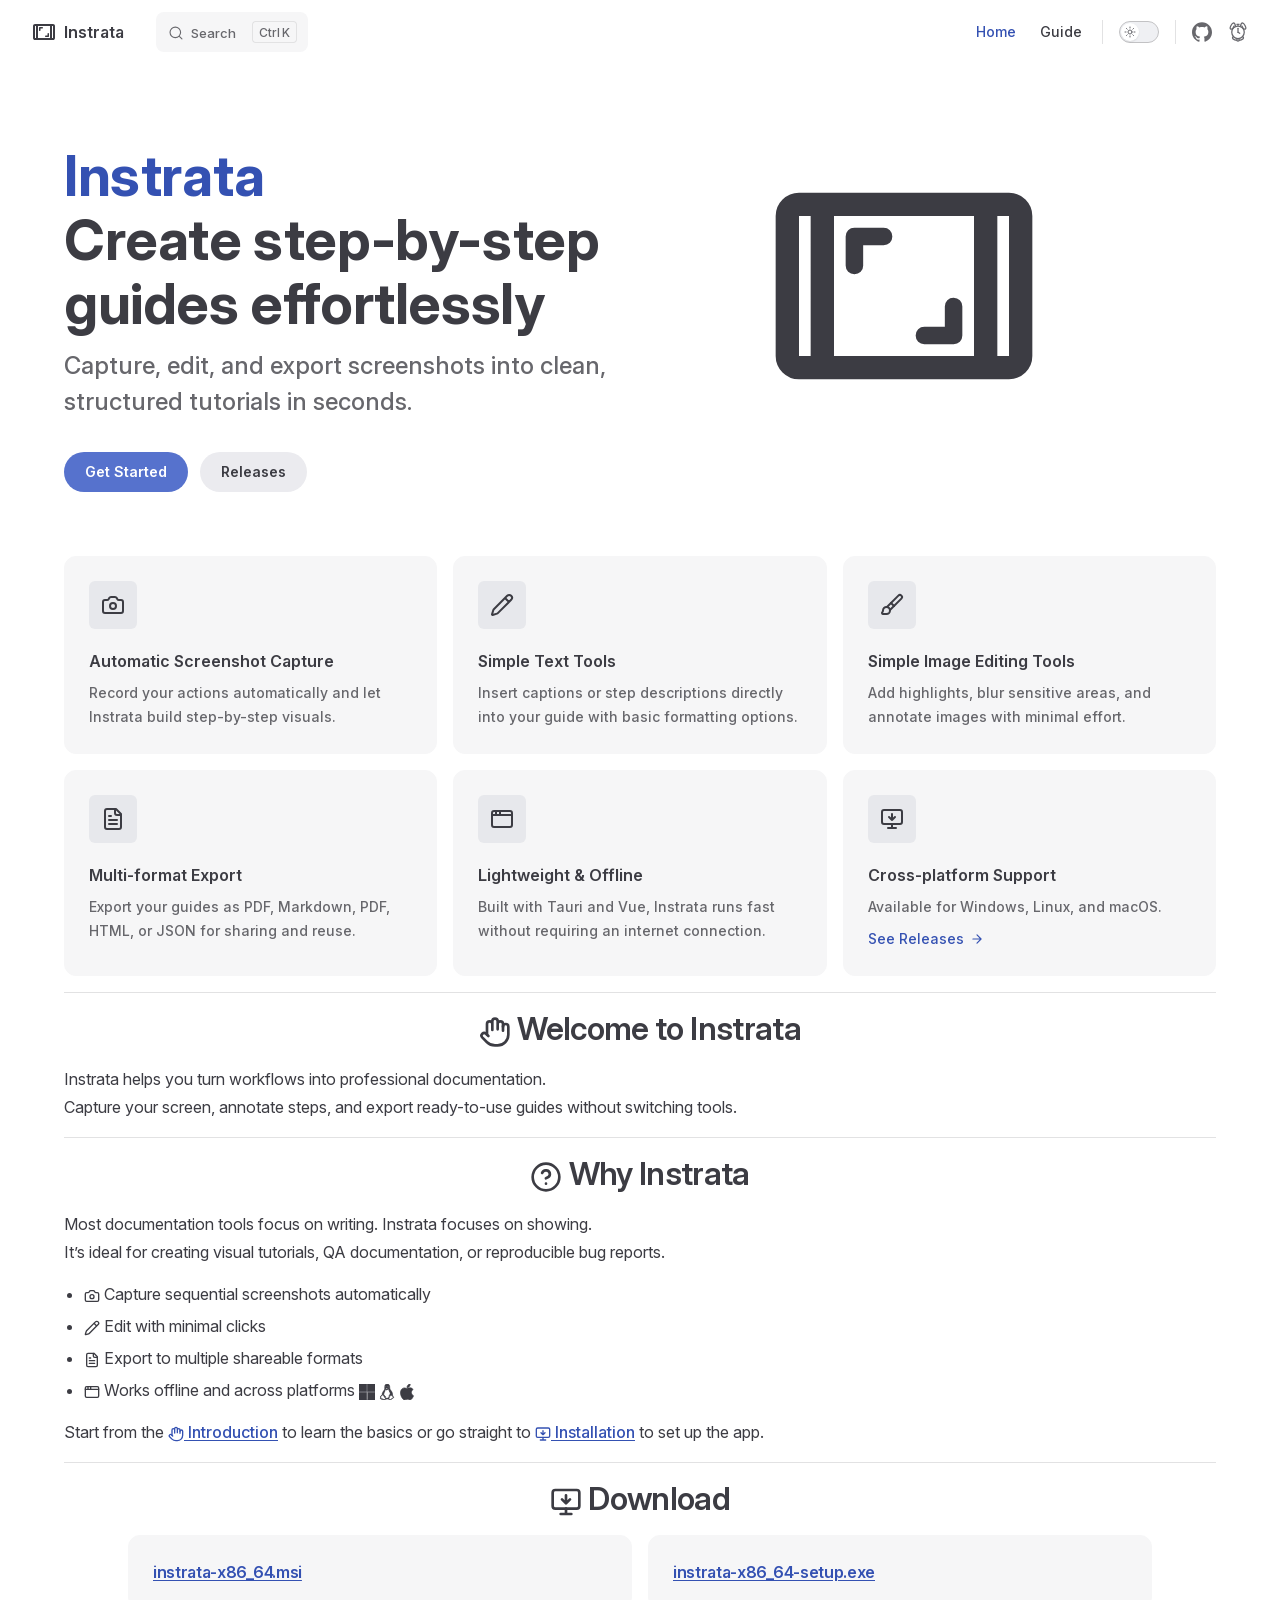
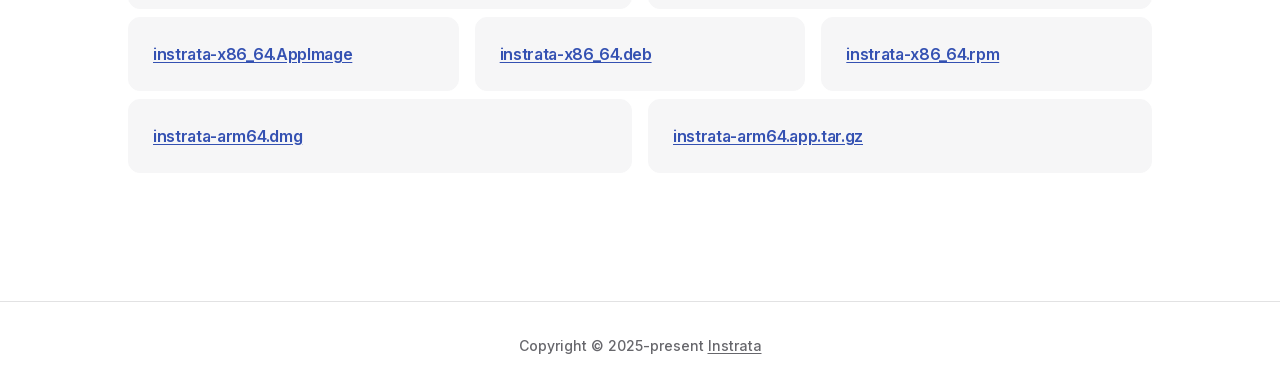
<file: index.html>
<!DOCTYPE html>
<html lang="en-US" dir="ltr">
  <head>
    <meta charset="utf-8">
    <meta name="viewport" content="width=device-width,initial-scale=1">
    <title>Welcome to Instrata | Instrata</title>
    <meta name="description" content="Instrata is a tool for creating step-by-step guides from automatic screenshots.">
    <meta name="generator" content="VitePress v1.6.4">
    <link rel="preload stylesheet" href="/assets/style.BBg1xXaR.css" as="style">
    <link rel="preload stylesheet" href="/vp-icons.css" as="style">
    <script type="module" src="/assets/chunks/metadata.37ecfa41.js"></script>
    <script type="module" src="/assets/app.CGATf47_.js"></script>
    <link rel="preload" href="/assets/inter-roman-latin.Di8DUHzh.woff2" as="font" type="font/woff2" crossorigin="">
    <link rel="modulepreload" href="/assets/chunks/theme.BFQtoBvM.js">
    <link rel="modulepreload" href="/assets/chunks/framework.B-XtCDNB.js">
    <link rel="modulepreload" href="/assets/index.md.Bm_PszzG.lean.js">
    <link rel="icon" type="image/svg+xml" href="/favicon.svg">
    <meta name="theme-color" content="#ffffff">
    <meta property="og:type" content="website">
    <meta property="og:locale" content="en">
    <meta property="og:title" content="Instrata">
    <meta property="og:site_name" content="Instrata">
    <meta property="og:image" content="https://instrata.github.io/og-image.png">
    <meta property="og:image:type" content="image/png">
    <meta property="og:url" content="https://instrata.github.io/">
    <meta name="google-site-verification" content="s-RFUyj8uPAfBi5liG2lNJMYw9dg6QuM2EPSH7DDKgc">
    <script id="check-dark-mode">(()=>{const e=localStorage.getItem("vitepress-theme-appearance")||"auto",a=window.matchMedia("(prefers-color-scheme: dark)").matches;(!e||e==="auto"?a:e==="dark")&&document.documentElement.classList.add("dark")})();</script>
    <script id="check-mac-os">document.documentElement.classList.toggle("mac",/Mac|iPhone|iPod|iPad/i.test(navigator.platform));</script>
  </head>
  <body>
    <div id="app"><div class="Layout" data-v-d8b57b2d><!--[--><!--]--><!--[--><span tabindex="-1" data-v-fcbfc0e0></span><a href="#VPContent" class="VPSkipLink visually-hidden" data-v-fcbfc0e0>Skip to content</a><!--]--><!----><header class="VPNav" data-v-d8b57b2d data-v-7ad780c2><div class="VPNavBar" data-v-7ad780c2 data-v-9fd4d1dd><div class="wrapper" data-v-9fd4d1dd><div class="container" data-v-9fd4d1dd><div class="title" data-v-9fd4d1dd><div class="VPNavBarTitle" data-v-9fd4d1dd data-v-9f43907a><a class="title" href="/" data-v-9f43907a><!--[--><!--]--><!--[--><!--[--><!--[--><img class="VPImage dark logo" src="/instrata-dark.svg" alt data-v-ab19afbb><!--]--><!--[--><img class="VPImage light logo" src="/instrata-light.svg" alt data-v-ab19afbb><!--]--><!--]--><!--]--><span data-v-9f43907a>Instrata</span><!--[--><!--]--></a></div></div><div class="content" data-v-9fd4d1dd><div class="content-body" data-v-9fd4d1dd><!--[--><!--]--><div class="VPNavBarSearch search" data-v-9fd4d1dd><!--[--><!----><div id="local-search"><button type="button" class="DocSearch DocSearch-Button" aria-label="Search"><span class="DocSearch-Button-Container"><span class="vp-icon DocSearch-Search-Icon"></span><span class="DocSearch-Button-Placeholder">Search</span></span><span class="DocSearch-Button-Keys"><kbd class="DocSearch-Button-Key"></kbd><kbd class="DocSearch-Button-Key">K</kbd></span></button></div><!--]--></div><nav aria-labelledby="main-nav-aria-label" class="VPNavBarMenu menu" data-v-9fd4d1dd data-v-afb2845e><span id="main-nav-aria-label" class="visually-hidden" data-v-afb2845e> Main Navigation </span><!--[--><!--[--><a class="VPLink link VPNavBarMenuLink active" href="/" tabindex="0" data-v-afb2845e data-v-815115f5><!--[--><span data-v-815115f5>Home</span><!--]--></a><!--]--><!--[--><a class="VPLink link VPNavBarMenuLink" href="/guide/introduction" tabindex="0" data-v-afb2845e data-v-815115f5><!--[--><span data-v-815115f5>Guide</span><!--]--></a><!--]--><!--]--></nav><!----><div class="VPNavBarAppearance appearance" data-v-9fd4d1dd data-v-3f90c1a5><button class="VPSwitch VPSwitchAppearance" type="button" role="switch" title aria-checked="false" data-v-3f90c1a5 data-v-be9742d9 data-v-b4ccac88><span class="check" data-v-b4ccac88><span class="icon" data-v-b4ccac88><!--[--><span class="vpi-sun sun" data-v-be9742d9></span><span class="vpi-moon moon" data-v-be9742d9></span><!--]--></span></span></button></div><div class="VPSocialLinks VPNavBarSocialLinks social-links" data-v-9fd4d1dd data-v-ef6192dc data-v-e71e869c><!--[--><a class="VPSocialLink no-icon" href="https://github.com/instrata/instrata" aria-label="github" target="_blank" rel="noopener" data-v-e71e869c data-v-60a9a2d3><span class="vpi-social-github"></span></a><a class="VPSocialLink no-icon" href="https://instrata.github.io/benchbark" aria-label target="_blank" rel="noopener" data-v-e71e869c data-v-60a9a2d3><svg xmlns="http://www.w3.org/2000/svg" width="24" height="24" fill="none" stroke="currentColor" stroke-width="2" viewBox="0 0 32 32" style="fill:none;"><circle cx="16" cy="16.5" r="10"/><circle cx="16" cy="28.5" r="1.997"/><path d="M13.736 3.236h4.528v.028h-4.528z" style="stroke-width:1.47164;stroke-linejoin:round" transform="translate(0 .5)"/><path d="M15.728 4.307h.505v.386h-.505z" style="stroke-width:1.6138" transform="translate(0 .5)"/><rect width=".112" height="6.612" x="15.944" y="9.944" ry="0" style="stroke-width:1.88771;stroke-linejoin:round"/><rect width=".208" height="3.208" x="6.199" y="-25.263" ry="0" style="stroke-width:1.79156;stroke-linejoin:round" transform="rotate(120)"/><path d="M8.581 23.354c-3.753 2.295.83 5.934 5.61 5.895M23.419 23.354c3.754 2.295-.83 5.934-5.61 5.895" style="stroke-width:2;stroke-linecap:butt;stroke-linejoin:round"/><path d="M12.022 6.469c-.95-4.437-1.422-4.93-3.006-4.97-2.573 0-7.015 7.951-5.01 9.529 3.006 2.397 5.611-4.56 5.611-4.56l.401.994M19.978 6.469c.95-4.437 1.422-4.93 3.006-4.97 2.573 0 7.015 7.951 5.01 9.529-3.006 2.397-5.611-4.56-5.611-4.56l-.401.994" style="stroke-width:1.99937;stroke-linecap:butt;stroke-linejoin:round"/></svg></a><!--]--></div><div class="VPFlyout VPNavBarExtra extra" data-v-9fd4d1dd data-v-f953d92f data-v-bfe7971f><button type="button" class="button" aria-haspopup="true" aria-expanded="false" aria-label="extra navigation" data-v-bfe7971f><span class="vpi-more-horizontal icon" data-v-bfe7971f></span></button><div class="menu" data-v-bfe7971f><div class="VPMenu" data-v-bfe7971f data-v-20ed86d6><!----><!--[--><!--[--><!----><div class="group" data-v-f953d92f><div class="item appearance" data-v-f953d92f><p class="label" data-v-f953d92f>Appearance</p><div class="appearance-action" data-v-f953d92f><button class="VPSwitch VPSwitchAppearance" type="button" role="switch" title aria-checked="false" data-v-f953d92f data-v-be9742d9 data-v-b4ccac88><span class="check" data-v-b4ccac88><span class="icon" data-v-b4ccac88><!--[--><span class="vpi-sun sun" data-v-be9742d9></span><span class="vpi-moon moon" data-v-be9742d9></span><!--]--></span></span></button></div></div></div><div class="group" data-v-f953d92f><div class="item social-links" data-v-f953d92f><div class="VPSocialLinks social-links-list" data-v-f953d92f data-v-e71e869c><!--[--><a class="VPSocialLink no-icon" href="https://github.com/instrata/instrata" aria-label="github" target="_blank" rel="noopener" data-v-e71e869c data-v-60a9a2d3><span class="vpi-social-github"></span></a><a class="VPSocialLink no-icon" href="https://instrata.github.io/benchbark" aria-label target="_blank" rel="noopener" data-v-e71e869c data-v-60a9a2d3><svg xmlns="http://www.w3.org/2000/svg" width="24" height="24" fill="none" stroke="currentColor" stroke-width="2" viewBox="0 0 32 32" style="fill:none;"><circle cx="16" cy="16.5" r="10"/><circle cx="16" cy="28.5" r="1.997"/><path d="M13.736 3.236h4.528v.028h-4.528z" style="stroke-width:1.47164;stroke-linejoin:round" transform="translate(0 .5)"/><path d="M15.728 4.307h.505v.386h-.505z" style="stroke-width:1.6138" transform="translate(0 .5)"/><rect width=".112" height="6.612" x="15.944" y="9.944" ry="0" style="stroke-width:1.88771;stroke-linejoin:round"/><rect width=".208" height="3.208" x="6.199" y="-25.263" ry="0" style="stroke-width:1.79156;stroke-linejoin:round" transform="rotate(120)"/><path d="M8.581 23.354c-3.753 2.295.83 5.934 5.61 5.895M23.419 23.354c3.754 2.295-.83 5.934-5.61 5.895" style="stroke-width:2;stroke-linecap:butt;stroke-linejoin:round"/><path d="M12.022 6.469c-.95-4.437-1.422-4.93-3.006-4.97-2.573 0-7.015 7.951-5.01 9.529 3.006 2.397 5.611-4.56 5.611-4.56l.401.994M19.978 6.469c.95-4.437 1.422-4.93 3.006-4.97 2.573 0 7.015 7.951 5.01 9.529-3.006 2.397-5.611-4.56-5.611-4.56l-.401.994" style="stroke-width:1.99937;stroke-linecap:butt;stroke-linejoin:round"/></svg></a><!--]--></div></div></div><!--]--><!--]--></div></div></div><!--[--><!--]--><button type="button" class="VPNavBarHamburger hamburger" aria-label="mobile navigation" aria-expanded="false" aria-controls="VPNavScreen" data-v-9fd4d1dd data-v-6bee1efd><span class="container" data-v-6bee1efd><span class="top" data-v-6bee1efd></span><span class="middle" data-v-6bee1efd></span><span class="bottom" data-v-6bee1efd></span></span></button></div></div></div></div><div class="divider" data-v-9fd4d1dd><div class="divider-line" data-v-9fd4d1dd></div></div></div><!----></header><!----><!----><div class="VPContent is-home" id="VPContent" data-v-d8b57b2d data-v-9a6c75ad><div class="VPHome" data-v-9a6c75ad data-v-e07eaea7><!--[--><!--]--><div class="VPHero has-image VPHomeHero" data-v-e07eaea7 data-v-dd8814ff><div class="container" data-v-dd8814ff><div class="main" data-v-dd8814ff><!--[--><!--]--><!--[--><h1 class="heading" data-v-dd8814ff><span class="name clip" data-v-dd8814ff>Instrata</span><span class="text" data-v-dd8814ff>Create step-by-step guides effortlessly</span></h1><p class="tagline" data-v-dd8814ff>Capture, edit, and export screenshots into clean, structured tutorials in seconds.</p><!--]--><!--[--><!--]--><div class="actions" data-v-dd8814ff><!--[--><div class="action" data-v-dd8814ff><a class="VPButton medium brand" href="/guide/introduction" data-v-dd8814ff data-v-93dc4167>Get Started</a></div><div class="action" data-v-dd8814ff><a class="VPButton medium alt" href="https://github.com/instrata/instrata/releases/latest" target="_blank" rel="noreferrer" data-v-dd8814ff data-v-93dc4167>Releases</a></div><!--]--></div><!--[--><!--]--></div><div class="image" data-v-dd8814ff><div class="image-container" data-v-dd8814ff><div class="image-bg" data-v-dd8814ff></div><!--[--><!--[--><!--[--><!--[--><img class="VPImage dark image-src" src="/instrata-dark.svg" alt data-v-ab19afbb><!--]--><!--[--><img class="VPImage light image-src" src="/instrata-light.svg" alt data-v-ab19afbb><!--]--><!--]--><!--]--><!--]--></div></div></div></div><!--[--><!--]--><!--[--><!--]--><div class="VPFeatures VPHomeFeatures" data-v-e07eaea7 data-v-b1eea84a><div class="container" data-v-b1eea84a><div class="items" data-v-b1eea84a><!--[--><div class="grid-6 item" data-v-b1eea84a><div class="VPLink no-icon VPFeature" data-v-b1eea84a data-v-bd37d1a2><!--[--><article class="box" data-v-bd37d1a2><div class="icon" data-v-bd37d1a2><svg xmlns="http://www.w3.org/2000/svg" class="icon" width="1em" height="1em" viewBox="0 0 24 24"><g fill="none" stroke="currentColor" stroke-linecap="round" stroke-linejoin="round" stroke-width="2"><path d="M13.997 4a2 2 0 0 1 1.76 1.05l.486.9A2 2 0 0 0 18.003 7H20a2 2 0 0 1 2 2v9a2 2 0 0 1-2 2H4a2 2 0 0 1-2-2V9a2 2 0 0 1 2-2h1.997a2 2 0 0 0 1.759-1.048l.489-.904A2 2 0 0 1 10.004 4z"/><circle cx="12" cy="13" r="3"/></g></svg></div><h2 class="title" data-v-bd37d1a2>Automatic Screenshot Capture</h2><p class="details" data-v-bd37d1a2>Record your actions automatically and let Instrata build step-by-step visuals.</p><!----></article><!--]--></div></div><div class="grid-6 item" data-v-b1eea84a><div class="VPLink no-icon VPFeature" data-v-b1eea84a data-v-bd37d1a2><!--[--><article class="box" data-v-bd37d1a2><div class="icon" data-v-bd37d1a2><svg xmlns="http://www.w3.org/2000/svg" class="icon" width="1em" height="1em" viewBox="0 0 24 24"><path fill="none" stroke="currentColor" stroke-linecap="round" stroke-linejoin="round" stroke-width="2" d="M21.174 6.812a1 1 0 0 0-3.986-3.987L3.842 16.174a2 2 0 0 0-.5.83l-1.321 4.352a.5.5 0 0 0 .623.622l4.353-1.32a2 2 0 0 0 .83-.497zM15 5l4 4"/></svg></div><h2 class="title" data-v-bd37d1a2>Simple Text Tools</h2><p class="details" data-v-bd37d1a2>Insert captions or step descriptions directly into your guide with basic formatting options.</p><!----></article><!--]--></div></div><div class="grid-6 item" data-v-b1eea84a><div class="VPLink no-icon VPFeature" data-v-b1eea84a data-v-bd37d1a2><!--[--><article class="box" data-v-bd37d1a2><div class="icon" data-v-bd37d1a2><svg xmlns="http://www.w3.org/2000/svg" class="icon" width="1em" height="1em" viewBox="0 0 24 24"><g fill="none" stroke="currentColor" stroke-linecap="round" stroke-linejoin="round" stroke-width="2"><path d="m11 10l3 3m-7.5 8A3.5 3.5 0 1 0 3 17.5a2.62 2.62 0 0 1-.708 1.792A1 1 0 0 0 3 21z"/><path d="M9.969 17.031L21.378 5.624a1 1 0 0 0-3.002-3.002L6.967 14.031"/></g></svg></div><h2 class="title" data-v-bd37d1a2>Simple Image Editing Tools</h2><p class="details" data-v-bd37d1a2>Add highlights, blur sensitive areas, and annotate images with minimal effort.</p><!----></article><!--]--></div></div><div class="grid-6 item" data-v-b1eea84a><div class="VPLink no-icon VPFeature" data-v-b1eea84a data-v-bd37d1a2><!--[--><article class="box" data-v-bd37d1a2><div class="icon" data-v-bd37d1a2><svg xmlns="http://www.w3.org/2000/svg" class="icon" width="1em" height="1em" viewBox="0 0 24 24"><g fill="none" stroke="currentColor" stroke-linecap="round" stroke-linejoin="round" stroke-width="2"><path d="M15 2H6a2 2 0 0 0-2 2v16a2 2 0 0 0 2 2h12a2 2 0 0 0 2-2V7Z"/><path d="M14 2v4a2 2 0 0 0 2 2h4M10 9H8m8 4H8m8 4H8"/></g></svg></div><h2 class="title" data-v-bd37d1a2>Multi-format Export</h2><p class="details" data-v-bd37d1a2>Export your guides as PDF, Markdown, PDF, HTML, or JSON for sharing and reuse.</p><!----></article><!--]--></div></div><div class="grid-6 item" data-v-b1eea84a><div class="VPLink no-icon VPFeature" data-v-b1eea84a data-v-bd37d1a2><!--[--><article class="box" data-v-bd37d1a2><div class="icon" data-v-bd37d1a2><svg xmlns="http://www.w3.org/2000/svg" class="icon" width="1em" height="1em" viewBox="0 0 24 24"><g fill="none" stroke="currentColor" stroke-linecap="round" stroke-linejoin="round" stroke-width="2"><rect width="20" height="16" x="2" y="4" rx="2"/><path d="M10 4v4M2 8h20M6 4v4"/></g></svg></div><h2 class="title" data-v-bd37d1a2>Lightweight & Offline</h2><p class="details" data-v-bd37d1a2>Built with Tauri and Vue, Instrata runs fast without requiring an internet connection.</p><!----></article><!--]--></div></div><div class="grid-6 item" data-v-b1eea84a><a class="VPLink link vp-external-link-icon no-icon VPFeature" href="https://github.com/instrata/instrata/releases/latest" target="_blank" rel="noreferrer" data-v-b1eea84a data-v-bd37d1a2><!--[--><article class="box" data-v-bd37d1a2><div class="icon" data-v-bd37d1a2><svg xmlns="http://www.w3.org/2000/svg" class="icon" width="1em" height="1em" viewBox="0 0 24 24"><g fill="none" stroke="currentColor" stroke-linecap="round" stroke-linejoin="round" stroke-width="2"><path d="M12 13V7m3 3l-3 3l-3-3"/><rect width="20" height="14" x="2" y="3" rx="2"/><path d="M12 17v4m-4 0h8"/></g></svg></div><h2 class="title" data-v-bd37d1a2>Cross-platform Support</h2><p class="details" data-v-bd37d1a2>Available for Windows, Linux, and macOS.</p><div class="link-text" data-v-bd37d1a2><p class="link-text-value" data-v-bd37d1a2>See Releases <span class="vpi-arrow-right link-text-icon" data-v-bd37d1a2></span></p></div></article><!--]--></a></div><!--]--></div></div></div><!--[--><!--]--><div class="vp-doc container" style="" data-v-e07eaea7 data-v-c141a4bd><!--[--><div style="position:relative;" data-v-e07eaea7><div data-v-9fdd9186><hr data-v-9fdd9186><h1 id="welcome-to-instrata" tabindex="-1" data-v-9fdd9186><svg xmlns="http://www.w3.org/2000/svg" class="icon" width="1em" height="1em" viewBox="0 0 24 24" data-v-9fdd9186><g fill="none" stroke="currentColor" stroke-linecap="round" stroke-linejoin="round" stroke-width="2" data-v-9fdd9186><path d="M18 11V6a2 2 0 0 0-2-2a2 2 0 0 0-2 2m0 4V4a2 2 0 0 0-2-2a2 2 0 0 0-2 2v2m0 4.5V6a2 2 0 0 0-2-2a2 2 0 0 0-2 2v8" data-v-9fdd9186></path><path d="M18 8a2 2 0 1 1 4 0v6a8 8 0 0 1-8 8h-2c-2.8 0-4.5-.86-5.99-2.34l-3.6-3.6a2 2 0 0 1 2.83-2.82L7 15" data-v-9fdd9186></path></g></svg> Welcome to Instrata <a class="header-anchor" href="#welcome-to-instrata" aria-label="Permalink to &quot;::hand:: Welcome to Instrata&quot;" data-v-9fdd9186>​</a></h1><p data-v-9fdd9186>Instrata helps you turn workflows into professional documentation.<br data-v-9fdd9186> Capture your screen, annotate steps, and export ready-to-use guides without switching tools.</p><hr data-v-9fdd9186><h1 id="why-instrata" tabindex="-1" data-v-9fdd9186><svg xmlns="http://www.w3.org/2000/svg" class="icon" width="1em" height="1em" viewBox="0 0 24 24" data-v-9fdd9186><g fill="none" stroke="currentColor" stroke-linecap="round" stroke-linejoin="round" stroke-width="2" data-v-9fdd9186><circle cx="12" cy="12" r="10" data-v-9fdd9186></circle><path d="M9.09 9a3 3 0 0 1 5.83 1c0 2-3 3-3 3m.08 4h.01" data-v-9fdd9186></path></g></svg> Why Instrata <a class="header-anchor" href="#why-instrata" aria-label="Permalink to &quot;::circle-question-mark:: Why Instrata&quot;" data-v-9fdd9186>​</a></h1><p data-v-9fdd9186>Most documentation tools focus on writing. Instrata focuses on showing.<br data-v-9fdd9186> It’s ideal for creating visual tutorials, QA documentation, or reproducible bug reports.</p><ul data-v-9fdd9186><li data-v-9fdd9186><svg xmlns="http://www.w3.org/2000/svg" class="icon" width="1em" height="1em" viewBox="0 0 24 24" data-v-9fdd9186><g fill="none" stroke="currentColor" stroke-linecap="round" stroke-linejoin="round" stroke-width="2" data-v-9fdd9186><path d="M13.997 4a2 2 0 0 1 1.76 1.05l.486.9A2 2 0 0 0 18.003 7H20a2 2 0 0 1 2 2v9a2 2 0 0 1-2 2H4a2 2 0 0 1-2-2V9a2 2 0 0 1 2-2h1.997a2 2 0 0 0 1.759-1.048l.489-.904A2 2 0 0 1 10.004 4z" data-v-9fdd9186></path><circle cx="12" cy="13" r="3" data-v-9fdd9186></circle></g></svg> Capture sequential screenshots automatically</li><li data-v-9fdd9186><svg xmlns="http://www.w3.org/2000/svg" class="icon" width="1em" height="1em" viewBox="0 0 24 24" data-v-9fdd9186><path fill="none" stroke="currentColor" stroke-linecap="round" stroke-linejoin="round" stroke-width="2" d="M21.174 6.812a1 1 0 0 0-3.986-3.987L3.842 16.174a2 2 0 0 0-.5.83l-1.321 4.352a.5.5 0 0 0 .623.622l4.353-1.32a2 2 0 0 0 .83-.497zM15 5l4 4" data-v-9fdd9186></path></svg> Edit with minimal clicks</li><li data-v-9fdd9186><svg xmlns="http://www.w3.org/2000/svg" class="icon" width="1em" height="1em" viewBox="0 0 24 24" data-v-9fdd9186><g fill="none" stroke="currentColor" stroke-linecap="round" stroke-linejoin="round" stroke-width="2" data-v-9fdd9186><path d="M15 2H6a2 2 0 0 0-2 2v16a2 2 0 0 0 2 2h12a2 2 0 0 0 2-2V7Z" data-v-9fdd9186></path><path d="M14 2v4a2 2 0 0 0 2 2h4M10 9H8m8 4H8m8 4H8" data-v-9fdd9186></path></g></svg> Export to multiple shareable formats</li><li data-v-9fdd9186><svg xmlns="http://www.w3.org/2000/svg" class="icon" width="1em" height="1em" viewBox="0 0 24 24" data-v-9fdd9186><g fill="none" stroke="currentColor" stroke-linecap="round" stroke-linejoin="round" stroke-width="2" data-v-9fdd9186><rect width="20" height="16" x="2" y="4" rx="2" data-v-9fdd9186></rect><path d="M10 4v4M2 8h20M6 4v4" data-v-9fdd9186></path></g></svg> Works offline and across platforms <svg xmlns="http://www.w3.org/2000/svg" class="icon" width="1em" height="1em" viewBox="0 0 24 24" data-v-9fdd9186><path fill="currentColor" d="M0 0h11.377v11.372H0Zm12.623 0H24v11.372H12.623ZM0 12.623h11.377V24H0Zm12.623 0H24V24H12.623" data-v-9fdd9186></path></svg> <svg xmlns="http://www.w3.org/2000/svg" class="icon" width="1em" height="1em" viewBox="0 0 24 24" data-v-9fdd9186><path fill="currentColor" d="M12.504 0q-.232 0-.48.021c-4.226.333-3.105 4.807-3.17 6.298c-.076 1.092-.3 1.953-1.05 3.02c-.885 1.051-2.127 2.75-2.716 4.521c-.278.832-.41 1.684-.287 2.489a.4.4 0 0 0-.11.135c-.26.268-.45.6-.663.839c-.199.199-.485.267-.797.4c-.313.136-.658.269-.864.68c-.09.189-.136.394-.132.602c0 .199.027.4.055.536c.058.399.116.728.04.97c-.249.68-.28 1.145-.106 1.484c.174.334.535.47.94.601c.81.2 1.91.135 2.774.6c.926.466 1.866.67 2.616.47c.526-.116.97-.464 1.208-.946c.587-.003 1.23-.269 2.26-.334c.699-.058 1.574.267 2.577.2c.025.134.063.198.114.333l.003.003c.391.778 1.113 1.132 1.884 1.071s1.592-.536 2.257-1.306c.631-.765 1.683-1.084 2.378-1.503c.348-.199.629-.469.649-.853c.023-.4-.2-.811-.714-1.376v-.097l-.003-.003c-.17-.2-.25-.535-.338-.926c-.085-.401-.182-.786-.492-1.046h-.003c-.059-.054-.123-.067-.188-.135a.36.36 0 0 0-.19-.064c.431-1.278.264-2.55-.173-3.694c-.533-1.41-1.465-2.638-2.175-3.483c-.796-1.005-1.576-1.957-1.56-3.368c.026-2.152.236-6.133-3.544-6.139m.529 3.405h.013c.213 0 .396.062.584.198c.19.135.33.332.438.533c.105.259.158.459.166.724c0-.02.006-.04.006-.06v.105l-.004-.021l-.004-.024a1.8 1.8 0 0 1-.15.706a.95.95 0 0 1-.213.335a1 1 0 0 0-.088-.042c-.104-.045-.198-.064-.284-.133a1.3 1.3 0 0 0-.22-.066c.05-.06.146-.133.183-.198q.08-.193.088-.402v-.02a1.2 1.2 0 0 0-.061-.4c-.045-.134-.101-.2-.183-.333c-.084-.066-.167-.132-.267-.132h-.016c-.093 0-.176.03-.262.132a.8.8 0 0 0-.205.334a1.2 1.2 0 0 0-.09.4v.019q.002.134.02.267c-.193-.067-.438-.135-.607-.202a2 2 0 0 1-.018-.2v-.02a1.8 1.8 0 0 1 .15-.768a1.08 1.08 0 0 1 .43-.533a1 1 0 0 1 .594-.2zm-2.962.059h.036c.142 0 .27.048.399.135c.146.129.264.288.344.465c.09.199.14.4.153.667v.004c.007.134.006.2-.002.266v.08c-.03.007-.056.018-.083.024c-.152.055-.274.135-.393.2q.018-.136.003-.267v-.015c-.012-.133-.04-.2-.082-.333a.6.6 0 0 0-.166-.267a.25.25 0 0 0-.183-.064h-.021c-.071.006-.13.04-.186.132a.55.55 0 0 0-.12.27a1 1 0 0 0-.023.33v.015c.012.135.037.2.08.334c.046.134.098.2.166.268q.014.014.034.024c-.07.057-.117.07-.176.136a.3.3 0 0 1-.131.068a2.6 2.6 0 0 1-.275-.402a1.8 1.8 0 0 1-.155-.667a1.8 1.8 0 0 1 .08-.668a1.4 1.4 0 0 1 .283-.535c.128-.133.26-.2.418-.2m1.37 1.706c.332 0 .733.065 1.216.399c.293.2.523.269 1.052.468h.003c.255.136.405.266.478.399v-.131a.57.57 0 0 1 .016.47c-.123.31-.516.643-1.063.842v.002c-.268.135-.501.333-.775.465c-.276.135-.588.292-1.012.267a1.1 1.1 0 0 1-.448-.067a4 4 0 0 1-.322-.198c-.195-.135-.363-.332-.612-.465v-.005h-.005c-.4-.246-.616-.512-.686-.71q-.104-.403.193-.6c.224-.135.38-.271.483-.336c.104-.074.143-.102.176-.131h.002v-.003c.169-.202.436-.47.839-.601c.139-.036.294-.065.466-.065zm2.8 2.142c.358 1.417 1.196 3.475 1.735 4.473c.286.534.855 1.659 1.102 3.024c.156-.005.33.018.513.064c.646-1.671-.546-3.467-1.089-3.966c-.22-.2-.232-.335-.123-.335c.59.534 1.365 1.572 1.646 2.757c.13.535.16 1.104.021 1.67c.067.028.135.06.205.067c1.032.534 1.413.938 1.23 1.537v-.043c-.06-.003-.12 0-.18 0h-.016c.151-.467-.182-.825-1.065-1.224c-.915-.4-1.646-.336-1.77.465c-.008.043-.013.066-.018.135c-.068.023-.139.053-.209.064c-.43.268-.662.669-.793 1.187c-.13.533-.17 1.156-.205 1.869v.003c-.02.334-.17.838-.319 1.35c-1.5 1.072-3.58 1.538-5.348.334a2.7 2.7 0 0 0-.402-.533a1.5 1.5 0 0 0-.275-.333c.182 0 .338-.03.465-.067a.62.62 0 0 0 .314-.334c.108-.267 0-.697-.345-1.163s-.931-.995-1.788-1.521c-.63-.4-.986-.87-1.15-1.396c-.165-.534-.143-1.085-.015-1.645c.245-1.07.873-2.11 1.274-2.763c.107-.065.037.135-.408.974c-.396.751-1.14 2.497-.122 3.854a8.1 8.1 0 0 1 .647-2.876c.564-1.278 1.743-3.504 1.836-5.268c.048.036.217.135.289.202c.218.133.38.333.59.465c.21.201.477.335.876.335q.058.005.11.006c.412 0 .73-.134.997-.268c.29-.134.52-.334.74-.4h.005c.467-.135.835-.402 1.044-.7zm2.185 8.958c.037.6.343 1.245.882 1.377c.588.134 1.434-.333 1.791-.765l.211-.01c.315-.007.577.01.847.268l.003.003c.208.199.305.53.391.876c.085.4.154.78.409 1.066c.486.527.645.906.636 1.14l.003-.007v.018l-.003-.012c-.015.262-.185.396-.498.595c-.63.401-1.746.712-2.457 1.57c-.618.737-1.37 1.14-2.036 1.191c-.664.053-1.237-.2-1.574-.898l-.005-.003c-.21-.4-.12-1.025.056-1.69c.176-.668.428-1.344.463-1.897c.037-.714.076-1.335.195-1.814c.12-.465.308-.797.641-.984l.045-.022zm-10.814.049h.01q.08 0 .157.014c.376.055.706.333 1.023.752l.91 1.664l.003.003c.243.533.754 1.064 1.189 1.637c.434.598.77 1.131.729 1.57v.006c-.057.744-.48 1.148-1.125 1.294c-.645.135-1.52.002-2.395-.464c-.968-.536-2.118-.469-2.857-.602q-.553-.1-.723-.4c-.11-.2-.113-.602.123-1.23v-.004l.002-.003c.117-.334.03-.752-.027-1.118c-.055-.401-.083-.71.043-.94c.16-.334.396-.4.69-.533c.294-.135.64-.202.915-.47h.002v-.002c.256-.268.445-.601.668-.838c.19-.201.38-.336.663-.336m7.159-9.074c-.435.201-.945.535-1.488.535c-.542 0-.97-.267-1.28-.466c-.154-.134-.28-.268-.373-.335c-.164-.134-.144-.333-.074-.333c.109.016.129.134.199.2c.096.066.215.2.36.333c.292.2.68.467 1.167.467c.485 0 1.053-.267 1.398-.466c.195-.135.445-.334.648-.467c.156-.136.149-.267.279-.267c.128.016.034.134-.147.332a8 8 0 0 1-.69.468zm-1.082-1.583V5.64c-.006-.02.013-.042.029-.05c.074-.043.18-.027.26.004c.063 0 .16.067.15.135c-.006.049-.085.066-.135.066c-.055 0-.092-.043-.141-.068c-.052-.018-.146-.008-.163-.065m-.551 0c-.02.058-.113.049-.166.066c-.047.025-.086.068-.14.068c-.05 0-.13-.02-.136-.068c-.01-.066.088-.133.15-.133c.08-.031.184-.047.259-.005c.019.009.036.03.03.05v.02h.003z" data-v-9fdd9186></path></svg> <svg xmlns="http://www.w3.org/2000/svg" class="icon" width="1em" height="1em" viewBox="0 0 24 24" data-v-9fdd9186><path fill="currentColor" d="M12.152 6.896c-.948 0-2.415-1.078-3.96-1.04c-2.04.027-3.91 1.183-4.961 3.014c-2.117 3.675-.546 9.103 1.519 12.09c1.013 1.454 2.208 3.09 3.792 3.039c1.52-.065 2.09-.987 3.935-.987c1.831 0 2.35.987 3.96.948c1.637-.026 2.676-1.48 3.676-2.948c1.156-1.688 1.636-3.325 1.662-3.415c-.039-.013-3.182-1.221-3.22-4.857c-.026-3.04 2.48-4.494 2.597-4.559c-1.429-2.09-3.623-2.324-4.39-2.376c-2-.156-3.675 1.09-4.61 1.09zM15.53 3.83c.843-1.012 1.4-2.427 1.245-3.83c-1.207.052-2.662.805-3.532 1.818c-.78.896-1.454 2.338-1.273 3.714c1.338.104 2.715-.688 3.559-1.701" data-v-9fdd9186></path></svg></li></ul><p data-v-9fdd9186>Start from the <a href="./guide/introduction" data-v-9fdd9186><svg xmlns="http://www.w3.org/2000/svg" class="icon" width="1em" height="1em" viewBox="0 0 24 24" data-v-9fdd9186><g fill="none" stroke="currentColor" stroke-linecap="round" stroke-linejoin="round" stroke-width="2" data-v-9fdd9186><path d="M18 11V6a2 2 0 0 0-2-2a2 2 0 0 0-2 2m0 4V4a2 2 0 0 0-2-2a2 2 0 0 0-2 2v2m0 4.5V6a2 2 0 0 0-2-2a2 2 0 0 0-2 2v8" data-v-9fdd9186></path><path d="M18 8a2 2 0 1 1 4 0v6a8 8 0 0 1-8 8h-2c-2.8 0-4.5-.86-5.99-2.34l-3.6-3.6a2 2 0 0 1 2.83-2.82L7 15" data-v-9fdd9186></path></g></svg> Introduction</a> to learn the basics or go straight to <a href="./guide/installation" data-v-9fdd9186><svg xmlns="http://www.w3.org/2000/svg" class="icon" width="1em" height="1em" viewBox="0 0 24 24" data-v-9fdd9186><g fill="none" stroke="currentColor" stroke-linecap="round" stroke-linejoin="round" stroke-width="2" data-v-9fdd9186><path d="M12 13V7m3 3l-3 3l-3-3" data-v-9fdd9186></path><rect width="20" height="14" x="2" y="3" rx="2" data-v-9fdd9186></rect><path d="M12 17v4m-4 0h8" data-v-9fdd9186></path></g></svg> Installation</a> to set up the app.</p><hr data-v-9fdd9186><h1 id="download" tabindex="-1" data-v-9fdd9186><svg xmlns="http://www.w3.org/2000/svg" class="icon" width="1em" height="1em" viewBox="0 0 24 24" data-v-9fdd9186><g fill="none" stroke="currentColor" stroke-linecap="round" stroke-linejoin="round" stroke-width="2" data-v-9fdd9186><path d="M12 13V7m3 3l-3 3l-3-3" data-v-9fdd9186></path><rect width="20" height="14" x="2" y="3" rx="2" data-v-9fdd9186></rect><path d="M12 17v4m-4 0h8" data-v-9fdd9186></path></g></svg> Download <a class="header-anchor" href="#download" aria-label="Permalink to &quot;::monitor-down:: Download&quot;" data-v-9fdd9186>​</a></h1><div style="height:1em;" data-v-9fdd9186></div><div class="VPFeatures" data-v-9fdd9186 data-v-b1eea84a><div class="container" data-v-b1eea84a><div class="items" data-v-b1eea84a><!--[--><div class="grid-2 item" data-v-b1eea84a><a class="VPLink link vp-external-link-icon no-icon VPFeature" href="https://github.com/instrata/instrata/releases/latest/download/instrata-x86_64.msi" target="_blank" rel="noreferrer" data-v-b1eea84a data-v-bd37d1a2><!--[--><article class="box" data-v-bd37d1a2><!----><h2 class="title" data-v-bd37d1a2>instrata-x86_64.msi</h2><!----><!----></article><!--]--></a></div><div class="grid-2 item" data-v-b1eea84a><a class="VPLink link vp-external-link-icon no-icon VPFeature" href="https://github.com/instrata/instrata/releases/latest/download/instrata-x86_64-setup.exe" target="_blank" rel="noreferrer" data-v-b1eea84a data-v-bd37d1a2><!--[--><article class="box" data-v-bd37d1a2><!----><h2 class="title" data-v-bd37d1a2>instrata-x86_64-setup.exe</h2><!----><!----></article><!--]--></a></div><!--]--></div></div></div><div class="VPFeatures" data-v-9fdd9186 data-v-b1eea84a><div class="container" data-v-b1eea84a><div class="items" data-v-b1eea84a><!--[--><div class="grid-3 item" data-v-b1eea84a><a class="VPLink link vp-external-link-icon no-icon VPFeature" href="https://github.com/instrata/instrata/releases/latest/download/instrata-x86_64.AppImage" target="_blank" rel="noreferrer" data-v-b1eea84a data-v-bd37d1a2><!--[--><article class="box" data-v-bd37d1a2><!----><h2 class="title" data-v-bd37d1a2>instrata-x86_64.AppImage</h2><!----><!----></article><!--]--></a></div><div class="grid-3 item" data-v-b1eea84a><a class="VPLink link vp-external-link-icon no-icon VPFeature" href="https://github.com/instrata/instrata/releases/latest/download/instrata-x86_64.deb" target="_blank" rel="noreferrer" data-v-b1eea84a data-v-bd37d1a2><!--[--><article class="box" data-v-bd37d1a2><!----><h2 class="title" data-v-bd37d1a2>instrata-x86_64.deb</h2><!----><!----></article><!--]--></a></div><div class="grid-3 item" data-v-b1eea84a><a class="VPLink link vp-external-link-icon no-icon VPFeature" href="https://github.com/instrata/instrata/releases/latest/download/instrata-x86_64.rpm" target="_blank" rel="noreferrer" data-v-b1eea84a data-v-bd37d1a2><!--[--><article class="box" data-v-bd37d1a2><!----><h2 class="title" data-v-bd37d1a2>instrata-x86_64.rpm</h2><!----><!----></article><!--]--></a></div><!--]--></div></div></div><div class="VPFeatures" data-v-9fdd9186 data-v-b1eea84a><div class="container" data-v-b1eea84a><div class="items" data-v-b1eea84a><!--[--><div class="grid-2 item" data-v-b1eea84a><a class="VPLink link vp-external-link-icon no-icon VPFeature" href="https://github.com/instrata/instrata/releases/latest/download/instrata-arm64.dmg" target="_blank" rel="noreferrer" data-v-b1eea84a data-v-bd37d1a2><!--[--><article class="box" data-v-bd37d1a2><!----><h2 class="title" data-v-bd37d1a2>instrata-arm64.dmg</h2><!----><!----></article><!--]--></a></div><div class="grid-2 item" data-v-b1eea84a><a class="VPLink link vp-external-link-icon no-icon VPFeature" href="https://github.com/instrata/instrata/releases/latest/download/instrata-arm64.app.tar.gz" target="_blank" rel="noreferrer" data-v-b1eea84a data-v-bd37d1a2><!--[--><article class="box" data-v-bd37d1a2><!----><h2 class="title" data-v-bd37d1a2>instrata-arm64.app.tar.gz</h2><!----><!----></article><!--]--></a></div><!--]--></div></div></div></div></div><!--]--></div></div></div><footer class="VPFooter" data-v-d8b57b2d data-v-566314d4><div class="container" data-v-566314d4><!----><p class="copyright" data-v-566314d4>Copyright © 2025-present <a href='https://github.com/instrata/' target="_blank" rel="noopener noreferrer">Instrata</a></p></div></footer><!--[--><!--]--></div></div>
    
    
  </body>
</html>
</file>
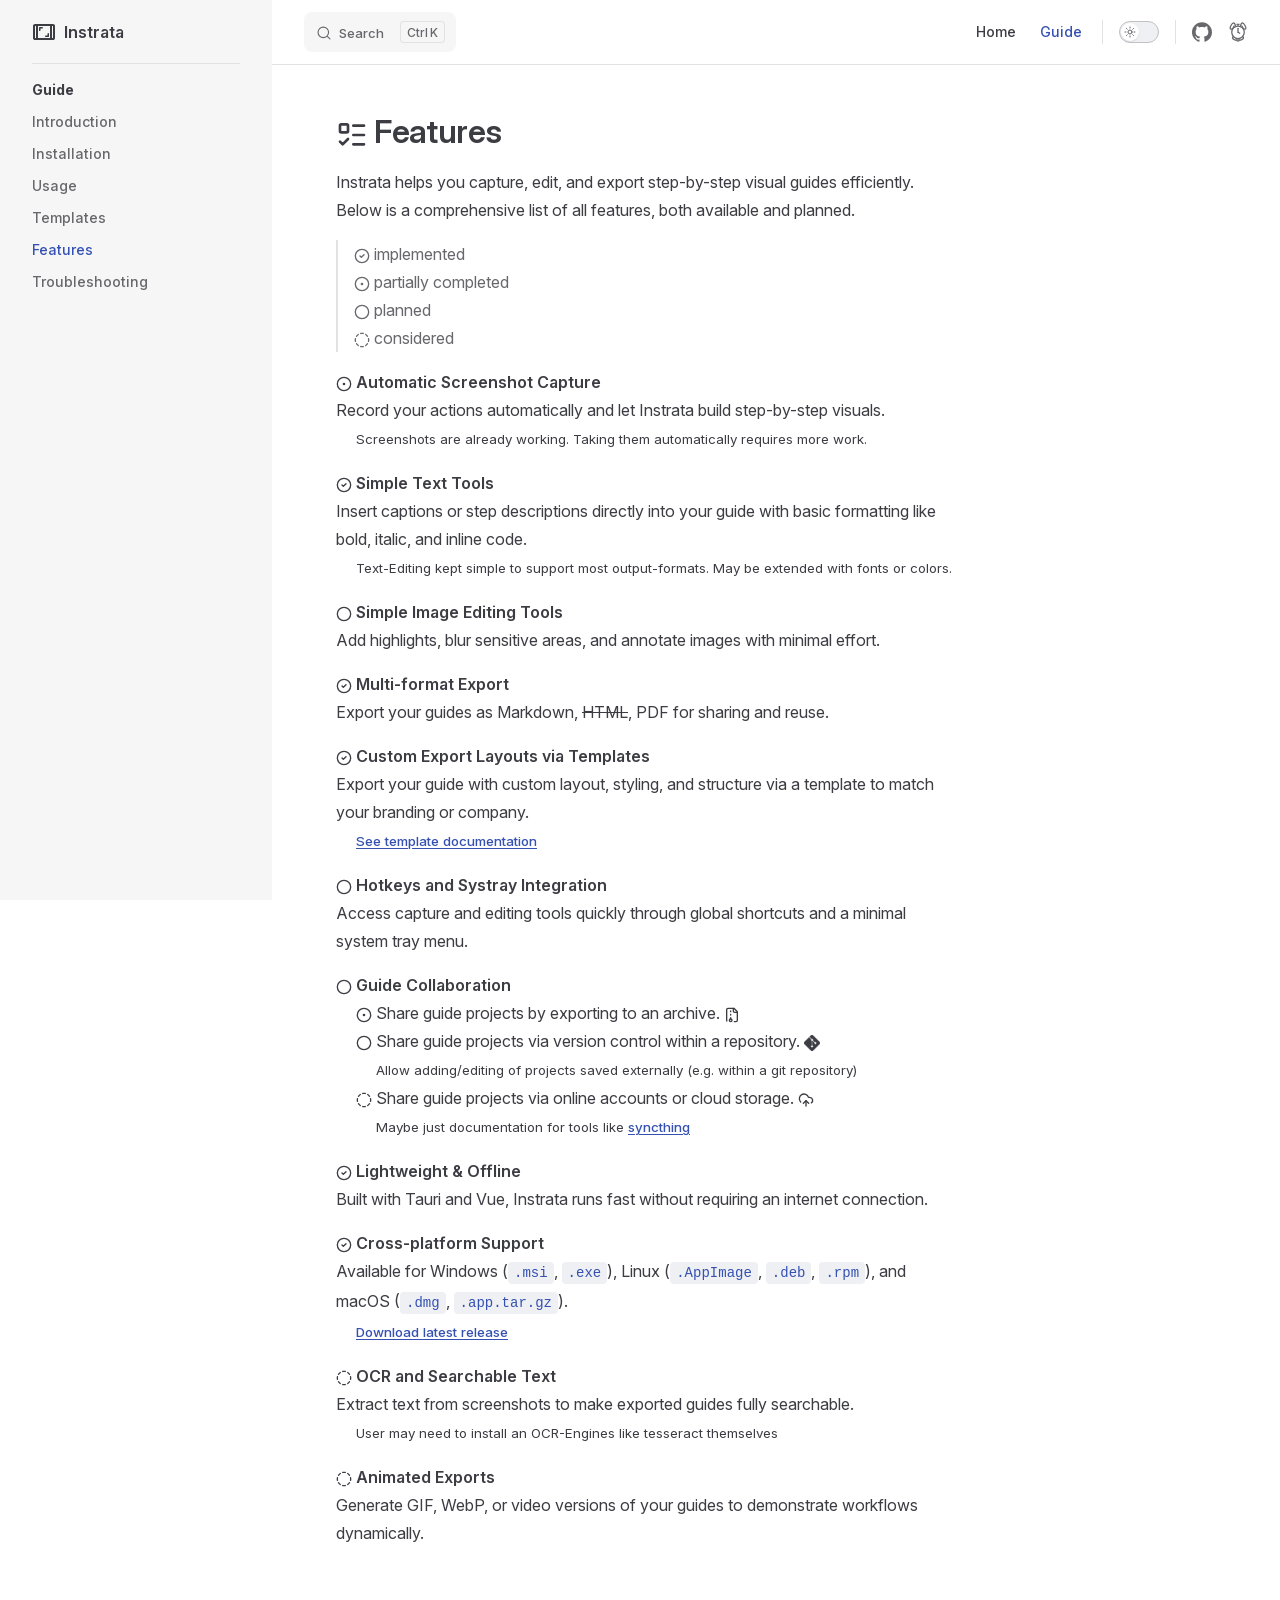
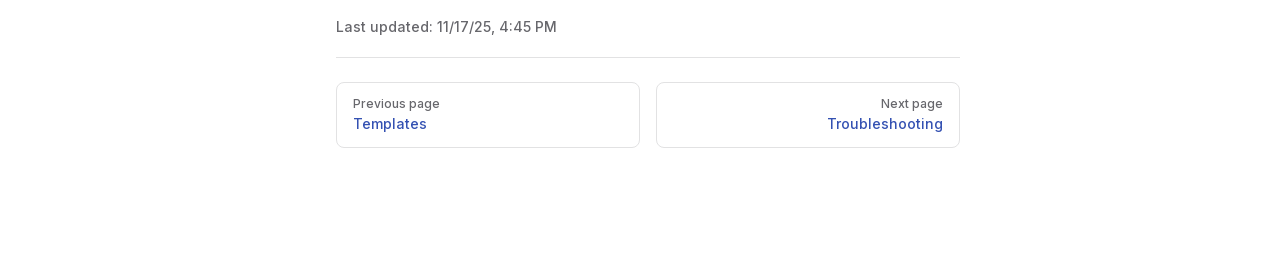
<file: guide/features.html>
<!DOCTYPE html>
<html lang="en-US" dir="ltr">
  <head>
    <meta charset="utf-8">
    <meta name="viewport" content="width=device-width,initial-scale=1">
    <title>Features | Instrata</title>
    <meta name="description" content="Instrata is a tool for creating step-by-step guides from automatic screenshots.">
    <meta name="generator" content="VitePress v1.6.4">
    <link rel="preload stylesheet" href="/assets/style.BBg1xXaR.css" as="style">
    <link rel="preload stylesheet" href="/vp-icons.css" as="style">
    <script type="module" src="/assets/chunks/metadata.37ecfa41.js"></script>
    <script type="module" src="/assets/app.CGATf47_.js"></script>
    <link rel="preload" href="/assets/inter-roman-latin.Di8DUHzh.woff2" as="font" type="font/woff2" crossorigin="">
    <link rel="modulepreload" href="/assets/chunks/theme.BFQtoBvM.js">
    <link rel="modulepreload" href="/assets/chunks/framework.B-XtCDNB.js">
    <link rel="modulepreload" href="/assets/guide_features.md.C0qIIMIv.lean.js">
    <link rel="icon" type="image/svg+xml" href="/favicon.svg">
    <meta name="theme-color" content="#ffffff">
    <meta property="og:type" content="website">
    <meta property="og:locale" content="en">
    <meta property="og:title" content="Instrata">
    <meta property="og:site_name" content="Instrata">
    <meta property="og:image" content="https://instrata.github.io/og-image.png">
    <meta property="og:image:type" content="image/png">
    <meta property="og:url" content="https://instrata.github.io/">
    <meta name="google-site-verification" content="s-RFUyj8uPAfBi5liG2lNJMYw9dg6QuM2EPSH7DDKgc">
    <script id="check-dark-mode">(()=>{const e=localStorage.getItem("vitepress-theme-appearance")||"auto",a=window.matchMedia("(prefers-color-scheme: dark)").matches;(!e||e==="auto"?a:e==="dark")&&document.documentElement.classList.add("dark")})();</script>
    <script id="check-mac-os">document.documentElement.classList.toggle("mac",/Mac|iPhone|iPod|iPad/i.test(navigator.platform));</script>
  </head>
  <body>
    <div id="app"><div class="Layout" data-v-d8b57b2d><!--[--><!--]--><!--[--><span tabindex="-1" data-v-fcbfc0e0></span><a href="#VPContent" class="VPSkipLink visually-hidden" data-v-fcbfc0e0>Skip to content</a><!--]--><!----><header class="VPNav" data-v-d8b57b2d data-v-7ad780c2><div class="VPNavBar" data-v-7ad780c2 data-v-9fd4d1dd><div class="wrapper" data-v-9fd4d1dd><div class="container" data-v-9fd4d1dd><div class="title" data-v-9fd4d1dd><div class="VPNavBarTitle has-sidebar" data-v-9fd4d1dd data-v-9f43907a><a class="title" href="/" data-v-9f43907a><!--[--><!--]--><!--[--><!--[--><!--[--><img class="VPImage dark logo" src="/instrata-dark.svg" alt data-v-ab19afbb><!--]--><!--[--><img class="VPImage light logo" src="/instrata-light.svg" alt data-v-ab19afbb><!--]--><!--]--><!--]--><span data-v-9f43907a>Instrata</span><!--[--><!--]--></a></div></div><div class="content" data-v-9fd4d1dd><div class="content-body" data-v-9fd4d1dd><!--[--><!--]--><div class="VPNavBarSearch search" data-v-9fd4d1dd><!--[--><!----><div id="local-search"><button type="button" class="DocSearch DocSearch-Button" aria-label="Search"><span class="DocSearch-Button-Container"><span class="vp-icon DocSearch-Search-Icon"></span><span class="DocSearch-Button-Placeholder">Search</span></span><span class="DocSearch-Button-Keys"><kbd class="DocSearch-Button-Key"></kbd><kbd class="DocSearch-Button-Key">K</kbd></span></button></div><!--]--></div><nav aria-labelledby="main-nav-aria-label" class="VPNavBarMenu menu" data-v-9fd4d1dd data-v-afb2845e><span id="main-nav-aria-label" class="visually-hidden" data-v-afb2845e> Main Navigation </span><!--[--><!--[--><a class="VPLink link VPNavBarMenuLink" href="/" tabindex="0" data-v-afb2845e data-v-815115f5><!--[--><span data-v-815115f5>Home</span><!--]--></a><!--]--><!--[--><a class="VPLink link VPNavBarMenuLink active" href="/guide/introduction" tabindex="0" data-v-afb2845e data-v-815115f5><!--[--><span data-v-815115f5>Guide</span><!--]--></a><!--]--><!--]--></nav><!----><div class="VPNavBarAppearance appearance" data-v-9fd4d1dd data-v-3f90c1a5><button class="VPSwitch VPSwitchAppearance" type="button" role="switch" title aria-checked="false" data-v-3f90c1a5 data-v-be9742d9 data-v-b4ccac88><span class="check" data-v-b4ccac88><span class="icon" data-v-b4ccac88><!--[--><span class="vpi-sun sun" data-v-be9742d9></span><span class="vpi-moon moon" data-v-be9742d9></span><!--]--></span></span></button></div><div class="VPSocialLinks VPNavBarSocialLinks social-links" data-v-9fd4d1dd data-v-ef6192dc data-v-e71e869c><!--[--><a class="VPSocialLink no-icon" href="https://github.com/instrata/instrata" aria-label="github" target="_blank" rel="noopener" data-v-e71e869c data-v-60a9a2d3><span class="vpi-social-github"></span></a><a class="VPSocialLink no-icon" href="https://instrata.github.io/benchbark" aria-label target="_blank" rel="noopener" data-v-e71e869c data-v-60a9a2d3><svg xmlns="http://www.w3.org/2000/svg" width="24" height="24" fill="none" stroke="currentColor" stroke-width="2" viewBox="0 0 32 32" style="fill:none;"><circle cx="16" cy="16.5" r="10"/><circle cx="16" cy="28.5" r="1.997"/><path d="M13.736 3.236h4.528v.028h-4.528z" style="stroke-width:1.47164;stroke-linejoin:round" transform="translate(0 .5)"/><path d="M15.728 4.307h.505v.386h-.505z" style="stroke-width:1.6138" transform="translate(0 .5)"/><rect width=".112" height="6.612" x="15.944" y="9.944" ry="0" style="stroke-width:1.88771;stroke-linejoin:round"/><rect width=".208" height="3.208" x="6.199" y="-25.263" ry="0" style="stroke-width:1.79156;stroke-linejoin:round" transform="rotate(120)"/><path d="M8.581 23.354c-3.753 2.295.83 5.934 5.61 5.895M23.419 23.354c3.754 2.295-.83 5.934-5.61 5.895" style="stroke-width:2;stroke-linecap:butt;stroke-linejoin:round"/><path d="M12.022 6.469c-.95-4.437-1.422-4.93-3.006-4.97-2.573 0-7.015 7.951-5.01 9.529 3.006 2.397 5.611-4.56 5.611-4.56l.401.994M19.978 6.469c.95-4.437 1.422-4.93 3.006-4.97 2.573 0 7.015 7.951 5.01 9.529-3.006 2.397-5.611-4.56-5.611-4.56l-.401.994" style="stroke-width:1.99937;stroke-linecap:butt;stroke-linejoin:round"/></svg></a><!--]--></div><div class="VPFlyout VPNavBarExtra extra" data-v-9fd4d1dd data-v-f953d92f data-v-bfe7971f><button type="button" class="button" aria-haspopup="true" aria-expanded="false" aria-label="extra navigation" data-v-bfe7971f><span class="vpi-more-horizontal icon" data-v-bfe7971f></span></button><div class="menu" data-v-bfe7971f><div class="VPMenu" data-v-bfe7971f data-v-20ed86d6><!----><!--[--><!--[--><!----><div class="group" data-v-f953d92f><div class="item appearance" data-v-f953d92f><p class="label" data-v-f953d92f>Appearance</p><div class="appearance-action" data-v-f953d92f><button class="VPSwitch VPSwitchAppearance" type="button" role="switch" title aria-checked="false" data-v-f953d92f data-v-be9742d9 data-v-b4ccac88><span class="check" data-v-b4ccac88><span class="icon" data-v-b4ccac88><!--[--><span class="vpi-sun sun" data-v-be9742d9></span><span class="vpi-moon moon" data-v-be9742d9></span><!--]--></span></span></button></div></div></div><div class="group" data-v-f953d92f><div class="item social-links" data-v-f953d92f><div class="VPSocialLinks social-links-list" data-v-f953d92f data-v-e71e869c><!--[--><a class="VPSocialLink no-icon" href="https://github.com/instrata/instrata" aria-label="github" target="_blank" rel="noopener" data-v-e71e869c data-v-60a9a2d3><span class="vpi-social-github"></span></a><a class="VPSocialLink no-icon" href="https://instrata.github.io/benchbark" aria-label target="_blank" rel="noopener" data-v-e71e869c data-v-60a9a2d3><svg xmlns="http://www.w3.org/2000/svg" width="24" height="24" fill="none" stroke="currentColor" stroke-width="2" viewBox="0 0 32 32" style="fill:none;"><circle cx="16" cy="16.5" r="10"/><circle cx="16" cy="28.5" r="1.997"/><path d="M13.736 3.236h4.528v.028h-4.528z" style="stroke-width:1.47164;stroke-linejoin:round" transform="translate(0 .5)"/><path d="M15.728 4.307h.505v.386h-.505z" style="stroke-width:1.6138" transform="translate(0 .5)"/><rect width=".112" height="6.612" x="15.944" y="9.944" ry="0" style="stroke-width:1.88771;stroke-linejoin:round"/><rect width=".208" height="3.208" x="6.199" y="-25.263" ry="0" style="stroke-width:1.79156;stroke-linejoin:round" transform="rotate(120)"/><path d="M8.581 23.354c-3.753 2.295.83 5.934 5.61 5.895M23.419 23.354c3.754 2.295-.83 5.934-5.61 5.895" style="stroke-width:2;stroke-linecap:butt;stroke-linejoin:round"/><path d="M12.022 6.469c-.95-4.437-1.422-4.93-3.006-4.97-2.573 0-7.015 7.951-5.01 9.529 3.006 2.397 5.611-4.56 5.611-4.56l.401.994M19.978 6.469c.95-4.437 1.422-4.93 3.006-4.97 2.573 0 7.015 7.951 5.01 9.529-3.006 2.397-5.611-4.56-5.611-4.56l-.401.994" style="stroke-width:1.99937;stroke-linecap:butt;stroke-linejoin:round"/></svg></a><!--]--></div></div></div><!--]--><!--]--></div></div></div><!--[--><!--]--><button type="button" class="VPNavBarHamburger hamburger" aria-label="mobile navigation" aria-expanded="false" aria-controls="VPNavScreen" data-v-9fd4d1dd data-v-6bee1efd><span class="container" data-v-6bee1efd><span class="top" data-v-6bee1efd></span><span class="middle" data-v-6bee1efd></span><span class="bottom" data-v-6bee1efd></span></span></button></div></div></div></div><div class="divider" data-v-9fd4d1dd><div class="divider-line" data-v-9fd4d1dd></div></div></div><!----></header><div class="VPLocalNav has-sidebar empty" data-v-d8b57b2d data-v-2488c25a><div class="container" data-v-2488c25a><button class="menu" aria-expanded="false" aria-controls="VPSidebarNav" data-v-2488c25a><span class="vpi-align-left menu-icon" data-v-2488c25a></span><span class="menu-text" data-v-2488c25a>Menu</span></button><div class="VPLocalNavOutlineDropdown" style="--vp-vh:0px;" data-v-2488c25a data-v-6b867909><button data-v-6b867909>Return to top</button><!----></div></div></div><aside class="VPSidebar" data-v-d8b57b2d data-v-42c4c606><div class="curtain" data-v-42c4c606></div><nav class="nav" id="VPSidebarNav" aria-labelledby="sidebar-aria-label" tabindex="-1" data-v-42c4c606><span class="visually-hidden" id="sidebar-aria-label" data-v-42c4c606> Sidebar Navigation </span><!--[--><!--]--><!--[--><div class="no-transition group" data-v-51288d80><section class="VPSidebarItem level-0 has-active" data-v-51288d80 data-v-0009425e><div class="item" role="button" tabindex="0" data-v-0009425e><div class="indicator" data-v-0009425e></div><h2 class="text" data-v-0009425e>Guide</h2><!----></div><div class="items" data-v-0009425e><!--[--><div class="VPSidebarItem level-1 is-link" data-v-0009425e data-v-0009425e><div class="item" data-v-0009425e><div class="indicator" data-v-0009425e></div><a class="VPLink link link" href="/guide/introduction" data-v-0009425e><!--[--><p class="text" data-v-0009425e>Introduction</p><!--]--></a><!----></div><!----></div><div class="VPSidebarItem level-1 is-link" data-v-0009425e data-v-0009425e><div class="item" data-v-0009425e><div class="indicator" data-v-0009425e></div><a class="VPLink link link" href="/guide/installation" data-v-0009425e><!--[--><p class="text" data-v-0009425e>Installation</p><!--]--></a><!----></div><!----></div><div class="VPSidebarItem level-1 is-link" data-v-0009425e data-v-0009425e><div class="item" data-v-0009425e><div class="indicator" data-v-0009425e></div><a class="VPLink link link" href="/guide/usage" data-v-0009425e><!--[--><p class="text" data-v-0009425e>Usage</p><!--]--></a><!----></div><!----></div><div class="VPSidebarItem level-1 is-link" data-v-0009425e data-v-0009425e><div class="item" data-v-0009425e><div class="indicator" data-v-0009425e></div><a class="VPLink link link" href="/guide/templates" data-v-0009425e><!--[--><p class="text" data-v-0009425e>Templates</p><!--]--></a><!----></div><!----></div><div class="VPSidebarItem level-1 is-link" data-v-0009425e data-v-0009425e><div class="item" data-v-0009425e><div class="indicator" data-v-0009425e></div><a class="VPLink link link" href="/guide/features" data-v-0009425e><!--[--><p class="text" data-v-0009425e>Features</p><!--]--></a><!----></div><!----></div><div class="VPSidebarItem level-1 is-link" data-v-0009425e data-v-0009425e><div class="item" data-v-0009425e><div class="indicator" data-v-0009425e></div><a class="VPLink link link" href="/guide/troubleshooting" data-v-0009425e><!--[--><p class="text" data-v-0009425e>Troubleshooting</p><!--]--></a><!----></div><!----></div><!--]--></div></section></div><!--]--><!--[--><!--]--></nav></aside><div class="VPContent has-sidebar" id="VPContent" data-v-d8b57b2d data-v-9a6c75ad><div class="VPDoc has-sidebar has-aside" data-v-9a6c75ad data-v-e6f2a212><!--[--><!--]--><div class="container" data-v-e6f2a212><div class="aside" data-v-e6f2a212><div class="aside-curtain" data-v-e6f2a212></div><div class="aside-container" data-v-e6f2a212><div class="aside-content" data-v-e6f2a212><div class="VPDocAside" data-v-e6f2a212 data-v-cb998dce><!--[--><!--]--><!--[--><!--]--><nav aria-labelledby="doc-outline-aria-label" class="VPDocAsideOutline" data-v-cb998dce data-v-f610f197><div class="content" data-v-f610f197><div class="outline-marker" data-v-f610f197></div><div aria-level="2" class="outline-title" id="doc-outline-aria-label" role="heading" data-v-f610f197>On this page</div><ul class="VPDocOutlineItem root" data-v-f610f197 data-v-53c99d69><!--[--><!--]--></ul></div></nav><!--[--><!--]--><div class="spacer" data-v-cb998dce></div><!--[--><!--]--><!----><!--[--><!--]--><!--[--><!--]--></div></div></div></div><div class="content" data-v-e6f2a212><div class="content-container" data-v-e6f2a212><!--[--><!--]--><main class="main" data-v-e6f2a212><div style="position:relative;" class="vp-doc _guide_features" data-v-e6f2a212><div><h1 id="features" tabindex="-1"><svg xmlns="http://www.w3.org/2000/svg" class="icon" width="1em" height="1em" viewBox="0 0 24 24"><g fill="none" stroke="currentColor" stroke-linecap="round" stroke-linejoin="round" stroke-width="2"><path d="M13 5h8m-8 7h8m-8 7h8M3 17l2 2l4-4"></path><rect width="6" height="6" x="3" y="4" rx="1"></rect></g></svg> Features <a class="header-anchor" href="#features" aria-label="Permalink to &quot;::list-todo:: Features&quot;">​</a></h1><p>Instrata helps you capture, edit, and export step-by-step visual guides efficiently.<br> Below is a comprehensive list of all features, both available and planned.</p><blockquote><p><svg xmlns="http://www.w3.org/2000/svg" class="icon" width="1em" height="1em" viewBox="0 0 24 24"><g fill="none" stroke="currentColor" stroke-linecap="round" stroke-linejoin="round" stroke-width="2"><circle cx="12" cy="12" r="10"></circle><path d="m9 12l2 2l4-4"></path></g></svg> implemented<br><svg xmlns="http://www.w3.org/2000/svg" class="icon" width="1em" height="1em" viewBox="0 0 24 24"><g fill="none" stroke="currentColor" stroke-linecap="round" stroke-linejoin="round" stroke-width="2"><circle cx="12" cy="12" r="10"></circle><circle cx="12" cy="12" r="1"></circle></g></svg> partially completed<br><svg xmlns="http://www.w3.org/2000/svg" class="icon" width="1em" height="1em" viewBox="0 0 24 24"><circle cx="12" cy="12" r="10" fill="none" stroke="currentColor" stroke-linecap="round" stroke-linejoin="round" stroke-width="2"></circle></svg> planned<br><svg xmlns="http://www.w3.org/2000/svg" class="icon" width="1em" height="1em" viewBox="0 0 24 24"><path fill="none" stroke="currentColor" stroke-linecap="round" stroke-linejoin="round" stroke-width="2" d="M10.1 2.182a10 10 0 0 1 3.8 0m0 19.636a10 10 0 0 1-3.8 0m7.509-18.097a10 10 0 0 1 2.69 2.7M2.182 13.9a10 10 0 0 1 0-3.8m18.097 7.509a10 10 0 0 1-2.7 2.69M21.818 10.1a10 10 0 0 1 0 3.8M3.721 6.391a10 10 0 0 1 2.7-2.69m-.03 16.578a10 10 0 0 1-2.69-2.7"></path></svg> considered</p></blockquote><p><svg xmlns="http://www.w3.org/2000/svg" class="icon" width="1em" height="1em" viewBox="0 0 24 24"><g fill="none" stroke="currentColor" stroke-linecap="round" stroke-linejoin="round" stroke-width="2"><circle cx="12" cy="12" r="10"></circle><circle cx="12" cy="12" r="1"></circle></g></svg> <strong>Automatic Screenshot Capture</strong><br> Record your actions automatically and let Instrata build step-by-step visuals.<br><svg xmlns="http://www.w3.org/2000/svg" class="icon" width="1em" height="1em" viewBox="0 0 16 16"></svg> <small>Screenshots are already working. Taking them automatically requires more work.</small></p><p><svg xmlns="http://www.w3.org/2000/svg" class="icon" width="1em" height="1em" viewBox="0 0 24 24"><g fill="none" stroke="currentColor" stroke-linecap="round" stroke-linejoin="round" stroke-width="2"><circle cx="12" cy="12" r="10"></circle><path d="m9 12l2 2l4-4"></path></g></svg> <strong>Simple Text Tools</strong><br> Insert captions or step descriptions directly into your guide with basic formatting like bold, italic, and inline code.<br><svg xmlns="http://www.w3.org/2000/svg" class="icon" width="1em" height="1em" viewBox="0 0 16 16"></svg> <small>Text-Editing kept simple to support most output-formats. May be extended with fonts or colors.</small></p><p><svg xmlns="http://www.w3.org/2000/svg" class="icon" width="1em" height="1em" viewBox="0 0 24 24"><circle cx="12" cy="12" r="10" fill="none" stroke="currentColor" stroke-linecap="round" stroke-linejoin="round" stroke-width="2"></circle></svg> <strong>Simple Image Editing Tools</strong><br> Add highlights, blur sensitive areas, and annotate images with minimal effort.</p><p><svg xmlns="http://www.w3.org/2000/svg" class="icon" width="1em" height="1em" viewBox="0 0 24 24"><g fill="none" stroke="currentColor" stroke-linecap="round" stroke-linejoin="round" stroke-width="2"><circle cx="12" cy="12" r="10"></circle><path d="m9 12l2 2l4-4"></path></g></svg> <strong>Multi-format Export</strong><br> Export your guides as Markdown, <!---->, PDF for sharing and reuse.</p><p><svg xmlns="http://www.w3.org/2000/svg" class="icon" width="1em" height="1em" viewBox="0 0 24 24"><g fill="none" stroke="currentColor" stroke-linecap="round" stroke-linejoin="round" stroke-width="2"><circle cx="12" cy="12" r="10"></circle><path d="m9 12l2 2l4-4"></path></g></svg> <strong>Custom Export Layouts via Templates</strong><br> Export your guide with custom layout, styling, and structure via a template to match your branding or company.<br><svg xmlns="http://www.w3.org/2000/svg" class="icon" width="1em" height="1em" viewBox="0 0 16 16"></svg> <small><a href="./templates">See template documentation</a></small></p><p><svg xmlns="http://www.w3.org/2000/svg" class="icon" width="1em" height="1em" viewBox="0 0 24 24"><circle cx="12" cy="12" r="10" fill="none" stroke="currentColor" stroke-linecap="round" stroke-linejoin="round" stroke-width="2"></circle></svg> <strong>Hotkeys and Systray Integration</strong><br> Access capture and editing tools quickly through global shortcuts and a minimal system tray menu.</p><p><svg xmlns="http://www.w3.org/2000/svg" class="icon" width="1em" height="1em" viewBox="0 0 24 24"><circle cx="12" cy="12" r="10" fill="none" stroke="currentColor" stroke-linecap="round" stroke-linejoin="round" stroke-width="2"></circle></svg> <strong>Guide Collaboration</strong><br><svg xmlns="http://www.w3.org/2000/svg" class="icon" width="1em" height="1em" viewBox="0 0 16 16"></svg> <svg xmlns="http://www.w3.org/2000/svg" class="icon" width="1em" height="1em" viewBox="0 0 24 24"><g fill="none" stroke="currentColor" stroke-linecap="round" stroke-linejoin="round" stroke-width="2"><circle cx="12" cy="12" r="10"></circle><circle cx="12" cy="12" r="1"></circle></g></svg> Share guide projects by exporting to an archive. <svg xmlns="http://www.w3.org/2000/svg" class="icon" width="1em" height="1em" viewBox="0 0 24 24"><g fill="none" stroke="currentColor" stroke-linecap="round" stroke-linejoin="round" stroke-width="2"><path d="M10 12v-1m0 7v-2m0-9V6m4-4v4a2 2 0 0 0 2 2h4"></path><path d="M15.5 22H18a2 2 0 0 0 2-2V7l-5-5H6a2 2 0 0 0-2 2v16a2 2 0 0 0 .274 1.01"></path><circle cx="10" cy="20" r="2"></circle></g></svg><br><svg xmlns="http://www.w3.org/2000/svg" class="icon" width="1em" height="1em" viewBox="0 0 16 16"></svg> <svg xmlns="http://www.w3.org/2000/svg" class="icon" width="1em" height="1em" viewBox="0 0 24 24"><circle cx="12" cy="12" r="10" fill="none" stroke="currentColor" stroke-linecap="round" stroke-linejoin="round" stroke-width="2"></circle></svg> Share guide projects via version control within a repository. <svg xmlns="http://www.w3.org/2000/svg" class="icon" width="1em" height="1em" viewBox="0 0 24 24"><path fill="currentColor" d="M23.546 10.93L13.067.452a1.55 1.55 0 0 0-2.188 0L8.708 2.627l2.76 2.76a1.838 1.838 0 0 1 2.327 2.341l2.658 2.66a1.838 1.838 0 0 1 1.9 3.039a1.837 1.837 0 0 1-2.6 0a1.85 1.85 0 0 1-.404-1.996L12.86 8.955v6.525c.176.086.342.203.488.348a1.85 1.85 0 0 1 0 2.6a1.844 1.844 0 0 1-2.609 0a1.834 1.834 0 0 1 0-2.598c.182-.18.387-.316.605-.406V8.835a1.834 1.834 0 0 1-.996-2.41L7.636 3.7L.45 10.881c-.6.605-.6 1.584 0 2.189l10.48 10.477a1.545 1.545 0 0 0 2.186 0l10.43-10.43a1.544 1.544 0 0 0 0-2.187"></path></svg><br><svg xmlns="http://www.w3.org/2000/svg" class="icon" width="1em" height="1em" viewBox="0 0 16 16"></svg> <svg xmlns="http://www.w3.org/2000/svg" class="icon" width="1em" height="1em" viewBox="0 0 16 16"></svg> <small>Allow adding/editing of projects saved externally (e.g. within a git repository)</small><br><svg xmlns="http://www.w3.org/2000/svg" class="icon" width="1em" height="1em" viewBox="0 0 16 16"></svg> <svg xmlns="http://www.w3.org/2000/svg" class="icon" width="1em" height="1em" viewBox="0 0 24 24"><path fill="none" stroke="currentColor" stroke-linecap="round" stroke-linejoin="round" stroke-width="2" d="M10.1 2.182a10 10 0 0 1 3.8 0m0 19.636a10 10 0 0 1-3.8 0m7.509-18.097a10 10 0 0 1 2.69 2.7M2.182 13.9a10 10 0 0 1 0-3.8m18.097 7.509a10 10 0 0 1-2.7 2.69M21.818 10.1a10 10 0 0 1 0 3.8M3.721 6.391a10 10 0 0 1 2.7-2.69m-.03 16.578a10 10 0 0 1-2.69-2.7"></path></svg> Share guide projects via online accounts or cloud storage. <svg xmlns="http://www.w3.org/2000/svg" class="icon" width="1em" height="1em" viewBox="0 0 24 24"><g fill="none" stroke="currentColor" stroke-linecap="round" stroke-linejoin="round" stroke-width="2"><path d="M12 13v8m-8-6.101A7 7 0 1 1 15.71 8h1.79a4.5 4.5 0 0 1 2.5 8.242"></path><path d="m8 17l4-4l4 4"></path></g></svg><br><svg xmlns="http://www.w3.org/2000/svg" class="icon" width="1em" height="1em" viewBox="0 0 16 16"></svg> <svg xmlns="http://www.w3.org/2000/svg" class="icon" width="1em" height="1em" viewBox="0 0 16 16"></svg> <small>Maybe just documentation for tools like <a href="https://syncthing.net/" target="_blank" rel="noreferrer">syncthing</a></small></p><p><svg xmlns="http://www.w3.org/2000/svg" class="icon" width="1em" height="1em" viewBox="0 0 24 24"><g fill="none" stroke="currentColor" stroke-linecap="round" stroke-linejoin="round" stroke-width="2"><circle cx="12" cy="12" r="10"></circle><path d="m9 12l2 2l4-4"></path></g></svg> <strong>Lightweight &amp; Offline</strong><br> Built with Tauri and Vue, Instrata runs fast without requiring an internet connection.</p><p><svg xmlns="http://www.w3.org/2000/svg" class="icon" width="1em" height="1em" viewBox="0 0 24 24"><g fill="none" stroke="currentColor" stroke-linecap="round" stroke-linejoin="round" stroke-width="2"><circle cx="12" cy="12" r="10"></circle><path d="m9 12l2 2l4-4"></path></g></svg> <strong>Cross-platform Support</strong><br> Available for Windows (<code>.msi</code>, <code>.exe</code>), Linux (<code>.AppImage</code>, <code>.deb</code>, <code>.rpm</code>), and macOS (<code>.dmg</code>, <code>.app.tar.gz</code>).<br><svg xmlns="http://www.w3.org/2000/svg" class="icon" width="1em" height="1em" viewBox="0 0 16 16"></svg> <small><a href="https://github.com/instrata/instrata/releases/latest" target="_blank" rel="noreferrer">Download latest release</a></small></p><p><svg xmlns="http://www.w3.org/2000/svg" class="icon" width="1em" height="1em" viewBox="0 0 24 24"><path fill="none" stroke="currentColor" stroke-linecap="round" stroke-linejoin="round" stroke-width="2" d="M10.1 2.182a10 10 0 0 1 3.8 0m0 19.636a10 10 0 0 1-3.8 0m7.509-18.097a10 10 0 0 1 2.69 2.7M2.182 13.9a10 10 0 0 1 0-3.8m18.097 7.509a10 10 0 0 1-2.7 2.69M21.818 10.1a10 10 0 0 1 0 3.8M3.721 6.391a10 10 0 0 1 2.7-2.69m-.03 16.578a10 10 0 0 1-2.69-2.7"></path></svg> <strong>OCR and Searchable Text</strong><br> Extract text from screenshots to make exported guides fully searchable.<br><svg xmlns="http://www.w3.org/2000/svg" class="icon" width="1em" height="1em" viewBox="0 0 16 16"></svg> <small>User may need to install an OCR-Engines like tesseract themselves</small></p><p><svg xmlns="http://www.w3.org/2000/svg" class="icon" width="1em" height="1em" viewBox="0 0 24 24"><path fill="none" stroke="currentColor" stroke-linecap="round" stroke-linejoin="round" stroke-width="2" d="M10.1 2.182a10 10 0 0 1 3.8 0m0 19.636a10 10 0 0 1-3.8 0m7.509-18.097a10 10 0 0 1 2.69 2.7M2.182 13.9a10 10 0 0 1 0-3.8m18.097 7.509a10 10 0 0 1-2.7 2.69M21.818 10.1a10 10 0 0 1 0 3.8M3.721 6.391a10 10 0 0 1 2.7-2.69m-.03 16.578a10 10 0 0 1-2.69-2.7"></path></svg> <strong>Animated Exports</strong><br> Generate GIF, WebP, or video versions of your guides to demonstrate workflows dynamically.</p></div></div></main><footer class="VPDocFooter" data-v-e6f2a212 data-v-1bcd8184><!--[--><!--]--><div class="edit-info" data-v-1bcd8184><!----><div class="last-updated" data-v-1bcd8184><p class="VPLastUpdated" data-v-1bcd8184 data-v-1bb0c8a8>Last updated: <time datetime="2025-11-17T16:45:48.000Z" data-v-1bb0c8a8></time></p></div></div><nav class="prev-next" aria-labelledby="doc-footer-aria-label" data-v-1bcd8184><span class="visually-hidden" id="doc-footer-aria-label" data-v-1bcd8184>Pager</span><div class="pager" data-v-1bcd8184><a class="VPLink link pager-link prev" href="/guide/templates" data-v-1bcd8184><!--[--><span class="desc" data-v-1bcd8184>Previous page</span><span class="title" data-v-1bcd8184>Templates</span><!--]--></a></div><div class="pager" data-v-1bcd8184><a class="VPLink link pager-link next" href="/guide/troubleshooting" data-v-1bcd8184><!--[--><span class="desc" data-v-1bcd8184>Next page</span><span class="title" data-v-1bcd8184>Troubleshooting</span><!--]--></a></div></nav></footer><!--[--><!--]--></div></div></div><!--[--><!--]--></div></div><footer class="VPFooter has-sidebar" data-v-d8b57b2d data-v-566314d4><div class="container" data-v-566314d4><!----><p class="copyright" data-v-566314d4>Copyright © 2025-present <a href='https://github.com/instrata/' target="_blank" rel="noopener noreferrer">Instrata</a></p></div></footer><!--[--><!--]--></div></div>
    
    
  </body>
</html>
</file>
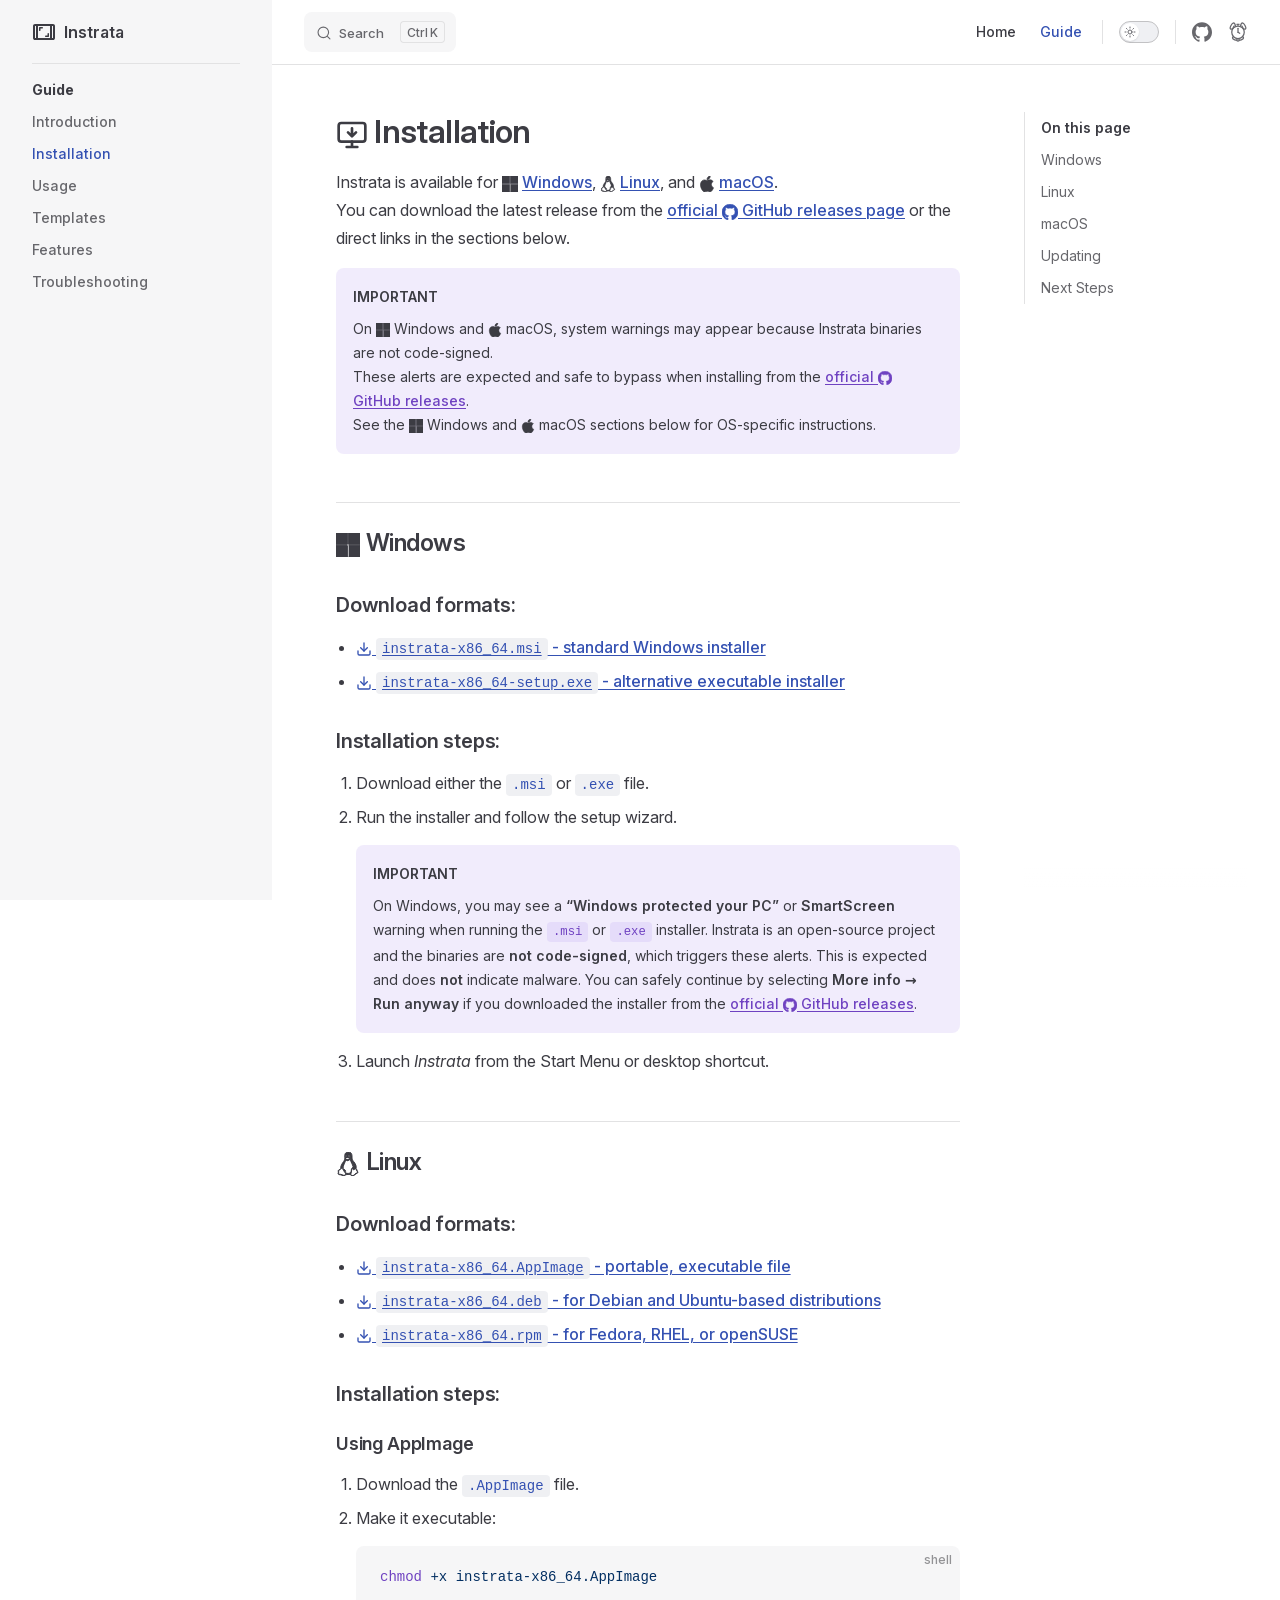
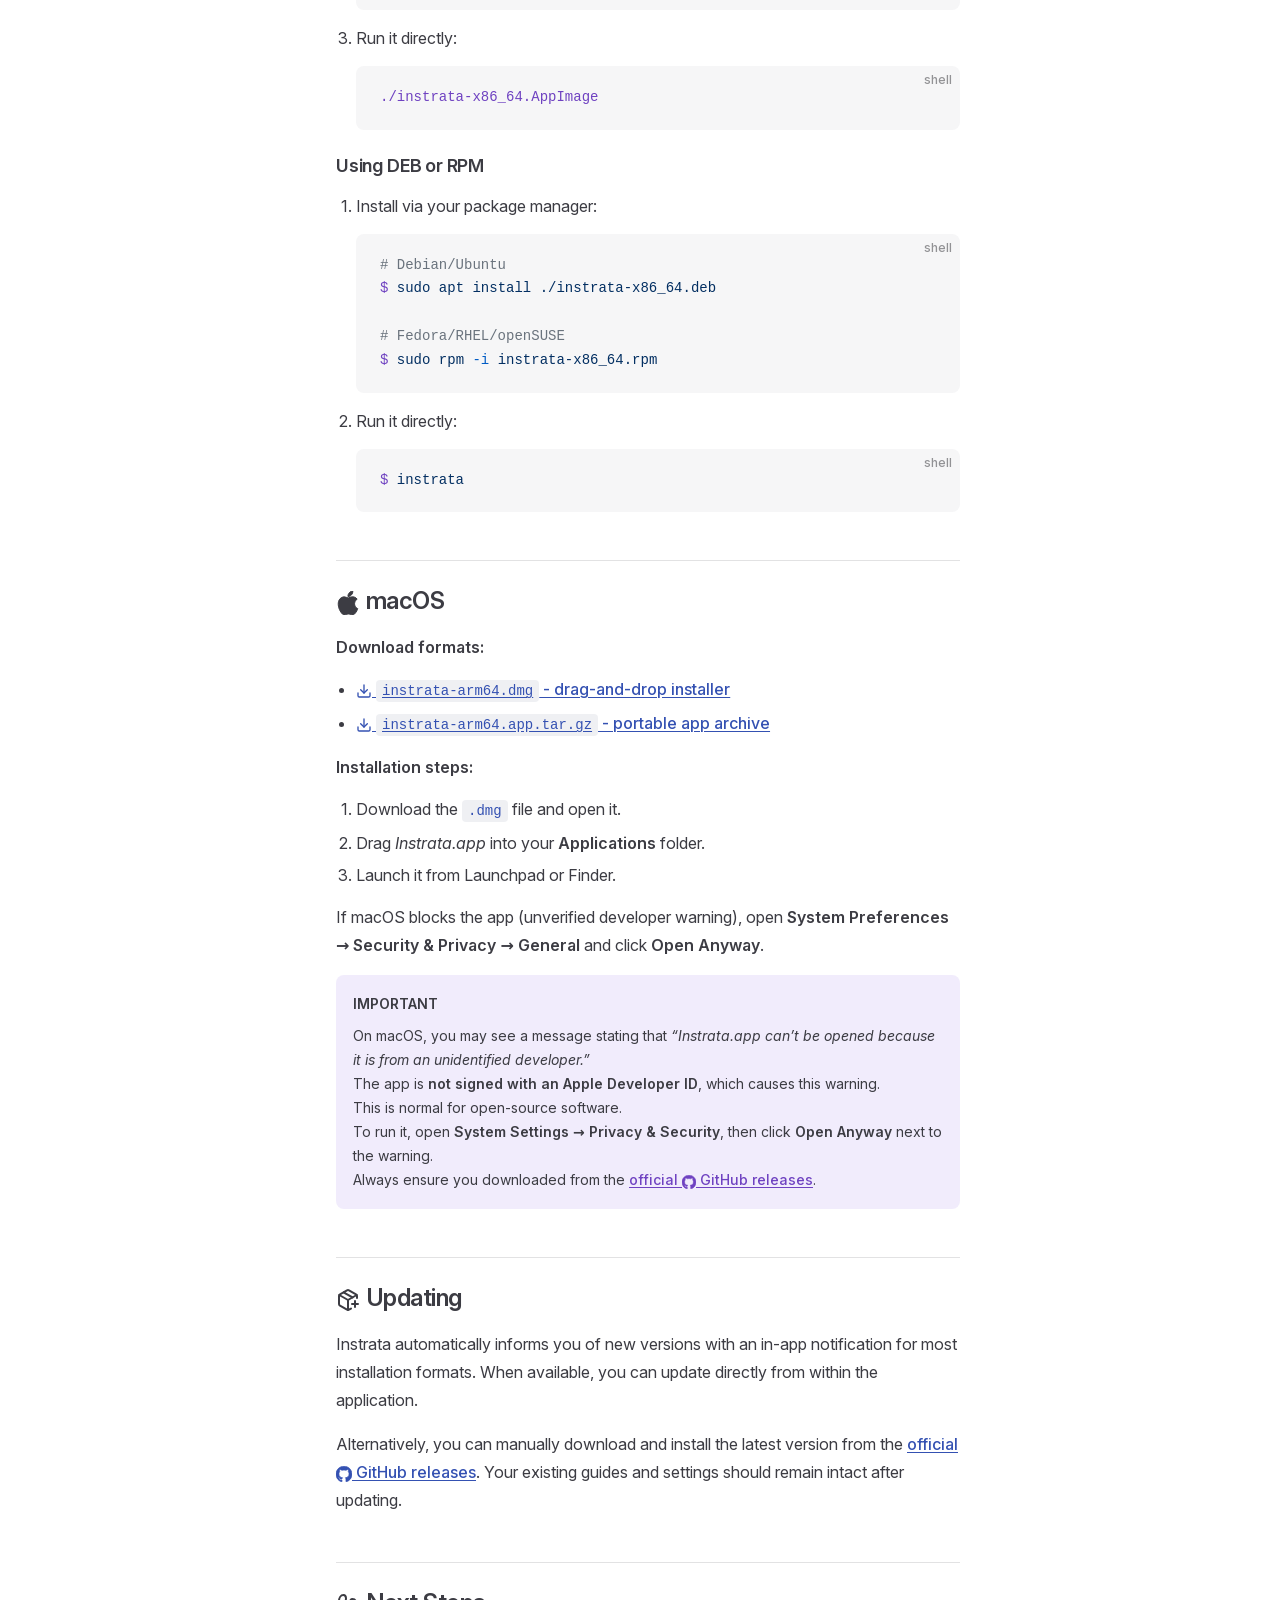
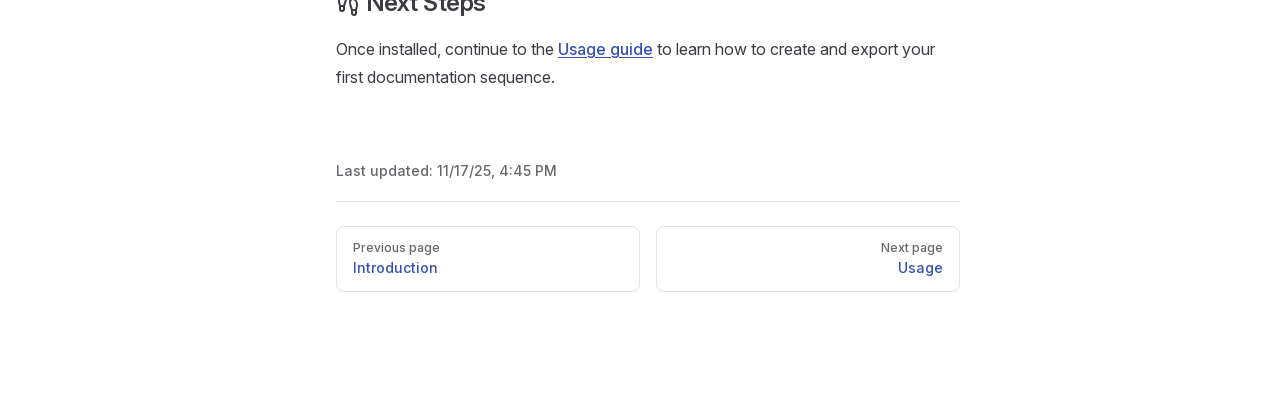
<file: guide/installation.html>
<!DOCTYPE html>
<html lang="en-US" dir="ltr">
  <head>
    <meta charset="utf-8">
    <meta name="viewport" content="width=device-width,initial-scale=1">
    <title>Installation | Instrata</title>
    <meta name="description" content="Instrata is a tool for creating step-by-step guides from automatic screenshots.">
    <meta name="generator" content="VitePress v1.6.4">
    <link rel="preload stylesheet" href="/assets/style.BBg1xXaR.css" as="style">
    <link rel="preload stylesheet" href="/vp-icons.css" as="style">
    <script type="module" src="/assets/chunks/metadata.37ecfa41.js"></script>
    <script type="module" src="/assets/app.CGATf47_.js"></script>
    <link rel="preload" href="/assets/inter-roman-latin.Di8DUHzh.woff2" as="font" type="font/woff2" crossorigin="">
    <link rel="modulepreload" href="/assets/chunks/theme.BFQtoBvM.js">
    <link rel="modulepreload" href="/assets/chunks/framework.B-XtCDNB.js">
    <link rel="modulepreload" href="/assets/guide_installation.md.Cz5nS1IC.lean.js">
    <link rel="icon" type="image/svg+xml" href="/favicon.svg">
    <meta name="theme-color" content="#ffffff">
    <meta property="og:type" content="website">
    <meta property="og:locale" content="en">
    <meta property="og:title" content="Instrata">
    <meta property="og:site_name" content="Instrata">
    <meta property="og:image" content="https://instrata.github.io/og-image.png">
    <meta property="og:image:type" content="image/png">
    <meta property="og:url" content="https://instrata.github.io/">
    <meta name="google-site-verification" content="s-RFUyj8uPAfBi5liG2lNJMYw9dg6QuM2EPSH7DDKgc">
    <script id="check-dark-mode">(()=>{const e=localStorage.getItem("vitepress-theme-appearance")||"auto",a=window.matchMedia("(prefers-color-scheme: dark)").matches;(!e||e==="auto"?a:e==="dark")&&document.documentElement.classList.add("dark")})();</script>
    <script id="check-mac-os">document.documentElement.classList.toggle("mac",/Mac|iPhone|iPod|iPad/i.test(navigator.platform));</script>
  </head>
  <body>
    <div id="app"><div class="Layout" data-v-d8b57b2d><!--[--><!--]--><!--[--><span tabindex="-1" data-v-fcbfc0e0></span><a href="#VPContent" class="VPSkipLink visually-hidden" data-v-fcbfc0e0>Skip to content</a><!--]--><!----><header class="VPNav" data-v-d8b57b2d data-v-7ad780c2><div class="VPNavBar" data-v-7ad780c2 data-v-9fd4d1dd><div class="wrapper" data-v-9fd4d1dd><div class="container" data-v-9fd4d1dd><div class="title" data-v-9fd4d1dd><div class="VPNavBarTitle has-sidebar" data-v-9fd4d1dd data-v-9f43907a><a class="title" href="/" data-v-9f43907a><!--[--><!--]--><!--[--><!--[--><!--[--><img class="VPImage dark logo" src="/instrata-dark.svg" alt data-v-ab19afbb><!--]--><!--[--><img class="VPImage light logo" src="/instrata-light.svg" alt data-v-ab19afbb><!--]--><!--]--><!--]--><span data-v-9f43907a>Instrata</span><!--[--><!--]--></a></div></div><div class="content" data-v-9fd4d1dd><div class="content-body" data-v-9fd4d1dd><!--[--><!--]--><div class="VPNavBarSearch search" data-v-9fd4d1dd><!--[--><!----><div id="local-search"><button type="button" class="DocSearch DocSearch-Button" aria-label="Search"><span class="DocSearch-Button-Container"><span class="vp-icon DocSearch-Search-Icon"></span><span class="DocSearch-Button-Placeholder">Search</span></span><span class="DocSearch-Button-Keys"><kbd class="DocSearch-Button-Key"></kbd><kbd class="DocSearch-Button-Key">K</kbd></span></button></div><!--]--></div><nav aria-labelledby="main-nav-aria-label" class="VPNavBarMenu menu" data-v-9fd4d1dd data-v-afb2845e><span id="main-nav-aria-label" class="visually-hidden" data-v-afb2845e> Main Navigation </span><!--[--><!--[--><a class="VPLink link VPNavBarMenuLink" href="/" tabindex="0" data-v-afb2845e data-v-815115f5><!--[--><span data-v-815115f5>Home</span><!--]--></a><!--]--><!--[--><a class="VPLink link VPNavBarMenuLink active" href="/guide/introduction" tabindex="0" data-v-afb2845e data-v-815115f5><!--[--><span data-v-815115f5>Guide</span><!--]--></a><!--]--><!--]--></nav><!----><div class="VPNavBarAppearance appearance" data-v-9fd4d1dd data-v-3f90c1a5><button class="VPSwitch VPSwitchAppearance" type="button" role="switch" title aria-checked="false" data-v-3f90c1a5 data-v-be9742d9 data-v-b4ccac88><span class="check" data-v-b4ccac88><span class="icon" data-v-b4ccac88><!--[--><span class="vpi-sun sun" data-v-be9742d9></span><span class="vpi-moon moon" data-v-be9742d9></span><!--]--></span></span></button></div><div class="VPSocialLinks VPNavBarSocialLinks social-links" data-v-9fd4d1dd data-v-ef6192dc data-v-e71e869c><!--[--><a class="VPSocialLink no-icon" href="https://github.com/instrata/instrata" aria-label="github" target="_blank" rel="noopener" data-v-e71e869c data-v-60a9a2d3><span class="vpi-social-github"></span></a><a class="VPSocialLink no-icon" href="https://instrata.github.io/benchbark" aria-label target="_blank" rel="noopener" data-v-e71e869c data-v-60a9a2d3><svg xmlns="http://www.w3.org/2000/svg" width="24" height="24" fill="none" stroke="currentColor" stroke-width="2" viewBox="0 0 32 32" style="fill:none;"><circle cx="16" cy="16.5" r="10"/><circle cx="16" cy="28.5" r="1.997"/><path d="M13.736 3.236h4.528v.028h-4.528z" style="stroke-width:1.47164;stroke-linejoin:round" transform="translate(0 .5)"/><path d="M15.728 4.307h.505v.386h-.505z" style="stroke-width:1.6138" transform="translate(0 .5)"/><rect width=".112" height="6.612" x="15.944" y="9.944" ry="0" style="stroke-width:1.88771;stroke-linejoin:round"/><rect width=".208" height="3.208" x="6.199" y="-25.263" ry="0" style="stroke-width:1.79156;stroke-linejoin:round" transform="rotate(120)"/><path d="M8.581 23.354c-3.753 2.295.83 5.934 5.61 5.895M23.419 23.354c3.754 2.295-.83 5.934-5.61 5.895" style="stroke-width:2;stroke-linecap:butt;stroke-linejoin:round"/><path d="M12.022 6.469c-.95-4.437-1.422-4.93-3.006-4.97-2.573 0-7.015 7.951-5.01 9.529 3.006 2.397 5.611-4.56 5.611-4.56l.401.994M19.978 6.469c.95-4.437 1.422-4.93 3.006-4.97 2.573 0 7.015 7.951 5.01 9.529-3.006 2.397-5.611-4.56-5.611-4.56l-.401.994" style="stroke-width:1.99937;stroke-linecap:butt;stroke-linejoin:round"/></svg></a><!--]--></div><div class="VPFlyout VPNavBarExtra extra" data-v-9fd4d1dd data-v-f953d92f data-v-bfe7971f><button type="button" class="button" aria-haspopup="true" aria-expanded="false" aria-label="extra navigation" data-v-bfe7971f><span class="vpi-more-horizontal icon" data-v-bfe7971f></span></button><div class="menu" data-v-bfe7971f><div class="VPMenu" data-v-bfe7971f data-v-20ed86d6><!----><!--[--><!--[--><!----><div class="group" data-v-f953d92f><div class="item appearance" data-v-f953d92f><p class="label" data-v-f953d92f>Appearance</p><div class="appearance-action" data-v-f953d92f><button class="VPSwitch VPSwitchAppearance" type="button" role="switch" title aria-checked="false" data-v-f953d92f data-v-be9742d9 data-v-b4ccac88><span class="check" data-v-b4ccac88><span class="icon" data-v-b4ccac88><!--[--><span class="vpi-sun sun" data-v-be9742d9></span><span class="vpi-moon moon" data-v-be9742d9></span><!--]--></span></span></button></div></div></div><div class="group" data-v-f953d92f><div class="item social-links" data-v-f953d92f><div class="VPSocialLinks social-links-list" data-v-f953d92f data-v-e71e869c><!--[--><a class="VPSocialLink no-icon" href="https://github.com/instrata/instrata" aria-label="github" target="_blank" rel="noopener" data-v-e71e869c data-v-60a9a2d3><span class="vpi-social-github"></span></a><a class="VPSocialLink no-icon" href="https://instrata.github.io/benchbark" aria-label target="_blank" rel="noopener" data-v-e71e869c data-v-60a9a2d3><svg xmlns="http://www.w3.org/2000/svg" width="24" height="24" fill="none" stroke="currentColor" stroke-width="2" viewBox="0 0 32 32" style="fill:none;"><circle cx="16" cy="16.5" r="10"/><circle cx="16" cy="28.5" r="1.997"/><path d="M13.736 3.236h4.528v.028h-4.528z" style="stroke-width:1.47164;stroke-linejoin:round" transform="translate(0 .5)"/><path d="M15.728 4.307h.505v.386h-.505z" style="stroke-width:1.6138" transform="translate(0 .5)"/><rect width=".112" height="6.612" x="15.944" y="9.944" ry="0" style="stroke-width:1.88771;stroke-linejoin:round"/><rect width=".208" height="3.208" x="6.199" y="-25.263" ry="0" style="stroke-width:1.79156;stroke-linejoin:round" transform="rotate(120)"/><path d="M8.581 23.354c-3.753 2.295.83 5.934 5.61 5.895M23.419 23.354c3.754 2.295-.83 5.934-5.61 5.895" style="stroke-width:2;stroke-linecap:butt;stroke-linejoin:round"/><path d="M12.022 6.469c-.95-4.437-1.422-4.93-3.006-4.97-2.573 0-7.015 7.951-5.01 9.529 3.006 2.397 5.611-4.56 5.611-4.56l.401.994M19.978 6.469c.95-4.437 1.422-4.93 3.006-4.97 2.573 0 7.015 7.951 5.01 9.529-3.006 2.397-5.611-4.56-5.611-4.56l-.401.994" style="stroke-width:1.99937;stroke-linecap:butt;stroke-linejoin:round"/></svg></a><!--]--></div></div></div><!--]--><!--]--></div></div></div><!--[--><!--]--><button type="button" class="VPNavBarHamburger hamburger" aria-label="mobile navigation" aria-expanded="false" aria-controls="VPNavScreen" data-v-9fd4d1dd data-v-6bee1efd><span class="container" data-v-6bee1efd><span class="top" data-v-6bee1efd></span><span class="middle" data-v-6bee1efd></span><span class="bottom" data-v-6bee1efd></span></span></button></div></div></div></div><div class="divider" data-v-9fd4d1dd><div class="divider-line" data-v-9fd4d1dd></div></div></div><!----></header><div class="VPLocalNav has-sidebar empty" data-v-d8b57b2d data-v-2488c25a><div class="container" data-v-2488c25a><button class="menu" aria-expanded="false" aria-controls="VPSidebarNav" data-v-2488c25a><span class="vpi-align-left menu-icon" data-v-2488c25a></span><span class="menu-text" data-v-2488c25a>Menu</span></button><div class="VPLocalNavOutlineDropdown" style="--vp-vh:0px;" data-v-2488c25a data-v-6b867909><button data-v-6b867909>Return to top</button><!----></div></div></div><aside class="VPSidebar" data-v-d8b57b2d data-v-42c4c606><div class="curtain" data-v-42c4c606></div><nav class="nav" id="VPSidebarNav" aria-labelledby="sidebar-aria-label" tabindex="-1" data-v-42c4c606><span class="visually-hidden" id="sidebar-aria-label" data-v-42c4c606> Sidebar Navigation </span><!--[--><!--]--><!--[--><div class="no-transition group" data-v-51288d80><section class="VPSidebarItem level-0 has-active" data-v-51288d80 data-v-0009425e><div class="item" role="button" tabindex="0" data-v-0009425e><div class="indicator" data-v-0009425e></div><h2 class="text" data-v-0009425e>Guide</h2><!----></div><div class="items" data-v-0009425e><!--[--><div class="VPSidebarItem level-1 is-link" data-v-0009425e data-v-0009425e><div class="item" data-v-0009425e><div class="indicator" data-v-0009425e></div><a class="VPLink link link" href="/guide/introduction" data-v-0009425e><!--[--><p class="text" data-v-0009425e>Introduction</p><!--]--></a><!----></div><!----></div><div class="VPSidebarItem level-1 is-link" data-v-0009425e data-v-0009425e><div class="item" data-v-0009425e><div class="indicator" data-v-0009425e></div><a class="VPLink link link" href="/guide/installation" data-v-0009425e><!--[--><p class="text" data-v-0009425e>Installation</p><!--]--></a><!----></div><!----></div><div class="VPSidebarItem level-1 is-link" data-v-0009425e data-v-0009425e><div class="item" data-v-0009425e><div class="indicator" data-v-0009425e></div><a class="VPLink link link" href="/guide/usage" data-v-0009425e><!--[--><p class="text" data-v-0009425e>Usage</p><!--]--></a><!----></div><!----></div><div class="VPSidebarItem level-1 is-link" data-v-0009425e data-v-0009425e><div class="item" data-v-0009425e><div class="indicator" data-v-0009425e></div><a class="VPLink link link" href="/guide/templates" data-v-0009425e><!--[--><p class="text" data-v-0009425e>Templates</p><!--]--></a><!----></div><!----></div><div class="VPSidebarItem level-1 is-link" data-v-0009425e data-v-0009425e><div class="item" data-v-0009425e><div class="indicator" data-v-0009425e></div><a class="VPLink link link" href="/guide/features" data-v-0009425e><!--[--><p class="text" data-v-0009425e>Features</p><!--]--></a><!----></div><!----></div><div class="VPSidebarItem level-1 is-link" data-v-0009425e data-v-0009425e><div class="item" data-v-0009425e><div class="indicator" data-v-0009425e></div><a class="VPLink link link" href="/guide/troubleshooting" data-v-0009425e><!--[--><p class="text" data-v-0009425e>Troubleshooting</p><!--]--></a><!----></div><!----></div><!--]--></div></section></div><!--]--><!--[--><!--]--></nav></aside><div class="VPContent has-sidebar" id="VPContent" data-v-d8b57b2d data-v-9a6c75ad><div class="VPDoc has-sidebar has-aside" data-v-9a6c75ad data-v-e6f2a212><!--[--><!--]--><div class="container" data-v-e6f2a212><div class="aside" data-v-e6f2a212><div class="aside-curtain" data-v-e6f2a212></div><div class="aside-container" data-v-e6f2a212><div class="aside-content" data-v-e6f2a212><div class="VPDocAside" data-v-e6f2a212 data-v-cb998dce><!--[--><!--]--><!--[--><!--]--><nav aria-labelledby="doc-outline-aria-label" class="VPDocAsideOutline" data-v-cb998dce data-v-f610f197><div class="content" data-v-f610f197><div class="outline-marker" data-v-f610f197></div><div aria-level="2" class="outline-title" id="doc-outline-aria-label" role="heading" data-v-f610f197>On this page</div><ul class="VPDocOutlineItem root" data-v-f610f197 data-v-53c99d69><!--[--><!--]--></ul></div></nav><!--[--><!--]--><div class="spacer" data-v-cb998dce></div><!--[--><!--]--><!----><!--[--><!--]--><!--[--><!--]--></div></div></div></div><div class="content" data-v-e6f2a212><div class="content-container" data-v-e6f2a212><!--[--><!--]--><main class="main" data-v-e6f2a212><div style="position:relative;" class="vp-doc _guide_installation" data-v-e6f2a212><div><h1 id="installation" tabindex="-1"><svg xmlns="http://www.w3.org/2000/svg" class="icon" width="1em" height="1em" viewBox="0 0 24 24"><g fill="none" stroke="currentColor" stroke-linecap="round" stroke-linejoin="round" stroke-width="2"><path d="M12 13V7m3 3l-3 3l-3-3"></path><rect width="20" height="14" x="2" y="3" rx="2"></rect><path d="M12 17v4m-4 0h8"></path></g></svg> Installation <a class="header-anchor" href="#installation" aria-label="Permalink to &quot;::monitor-down:: Installation&quot;">​</a></h1><p>Instrata is available for <strong><svg xmlns="http://www.w3.org/2000/svg" class="icon" width="1em" height="1em" viewBox="0 0 24 24"><path fill="currentColor" d="M0 0h11.377v11.372H0Zm12.623 0H24v11.372H12.623ZM0 12.623h11.377V24H0Zm12.623 0H24V24H12.623"></path></svg> <a href="#windows">Windows</a></strong>, <strong><svg xmlns="http://www.w3.org/2000/svg" class="icon" width="1em" height="1em" viewBox="0 0 24 24"><path fill="currentColor" d="M12.504 0q-.232 0-.48.021c-4.226.333-3.105 4.807-3.17 6.298c-.076 1.092-.3 1.953-1.05 3.02c-.885 1.051-2.127 2.75-2.716 4.521c-.278.832-.41 1.684-.287 2.489a.4.4 0 0 0-.11.135c-.26.268-.45.6-.663.839c-.199.199-.485.267-.797.4c-.313.136-.658.269-.864.68c-.09.189-.136.394-.132.602c0 .199.027.4.055.536c.058.399.116.728.04.97c-.249.68-.28 1.145-.106 1.484c.174.334.535.47.94.601c.81.2 1.91.135 2.774.6c.926.466 1.866.67 2.616.47c.526-.116.97-.464 1.208-.946c.587-.003 1.23-.269 2.26-.334c.699-.058 1.574.267 2.577.2c.025.134.063.198.114.333l.003.003c.391.778 1.113 1.132 1.884 1.071s1.592-.536 2.257-1.306c.631-.765 1.683-1.084 2.378-1.503c.348-.199.629-.469.649-.853c.023-.4-.2-.811-.714-1.376v-.097l-.003-.003c-.17-.2-.25-.535-.338-.926c-.085-.401-.182-.786-.492-1.046h-.003c-.059-.054-.123-.067-.188-.135a.36.36 0 0 0-.19-.064c.431-1.278.264-2.55-.173-3.694c-.533-1.41-1.465-2.638-2.175-3.483c-.796-1.005-1.576-1.957-1.56-3.368c.026-2.152.236-6.133-3.544-6.139m.529 3.405h.013c.213 0 .396.062.584.198c.19.135.33.332.438.533c.105.259.158.459.166.724c0-.02.006-.04.006-.06v.105l-.004-.021l-.004-.024a1.8 1.8 0 0 1-.15.706a.95.95 0 0 1-.213.335a1 1 0 0 0-.088-.042c-.104-.045-.198-.064-.284-.133a1.3 1.3 0 0 0-.22-.066c.05-.06.146-.133.183-.198q.08-.193.088-.402v-.02a1.2 1.2 0 0 0-.061-.4c-.045-.134-.101-.2-.183-.333c-.084-.066-.167-.132-.267-.132h-.016c-.093 0-.176.03-.262.132a.8.8 0 0 0-.205.334a1.2 1.2 0 0 0-.09.4v.019q.002.134.02.267c-.193-.067-.438-.135-.607-.202a2 2 0 0 1-.018-.2v-.02a1.8 1.8 0 0 1 .15-.768a1.08 1.08 0 0 1 .43-.533a1 1 0 0 1 .594-.2zm-2.962.059h.036c.142 0 .27.048.399.135c.146.129.264.288.344.465c.09.199.14.4.153.667v.004c.007.134.006.2-.002.266v.08c-.03.007-.056.018-.083.024c-.152.055-.274.135-.393.2q.018-.136.003-.267v-.015c-.012-.133-.04-.2-.082-.333a.6.6 0 0 0-.166-.267a.25.25 0 0 0-.183-.064h-.021c-.071.006-.13.04-.186.132a.55.55 0 0 0-.12.27a1 1 0 0 0-.023.33v.015c.012.135.037.2.08.334c.046.134.098.2.166.268q.014.014.034.024c-.07.057-.117.07-.176.136a.3.3 0 0 1-.131.068a2.6 2.6 0 0 1-.275-.402a1.8 1.8 0 0 1-.155-.667a1.8 1.8 0 0 1 .08-.668a1.4 1.4 0 0 1 .283-.535c.128-.133.26-.2.418-.2m1.37 1.706c.332 0 .733.065 1.216.399c.293.2.523.269 1.052.468h.003c.255.136.405.266.478.399v-.131a.57.57 0 0 1 .016.47c-.123.31-.516.643-1.063.842v.002c-.268.135-.501.333-.775.465c-.276.135-.588.292-1.012.267a1.1 1.1 0 0 1-.448-.067a4 4 0 0 1-.322-.198c-.195-.135-.363-.332-.612-.465v-.005h-.005c-.4-.246-.616-.512-.686-.71q-.104-.403.193-.6c.224-.135.38-.271.483-.336c.104-.074.143-.102.176-.131h.002v-.003c.169-.202.436-.47.839-.601c.139-.036.294-.065.466-.065zm2.8 2.142c.358 1.417 1.196 3.475 1.735 4.473c.286.534.855 1.659 1.102 3.024c.156-.005.33.018.513.064c.646-1.671-.546-3.467-1.089-3.966c-.22-.2-.232-.335-.123-.335c.59.534 1.365 1.572 1.646 2.757c.13.535.16 1.104.021 1.67c.067.028.135.06.205.067c1.032.534 1.413.938 1.23 1.537v-.043c-.06-.003-.12 0-.18 0h-.016c.151-.467-.182-.825-1.065-1.224c-.915-.4-1.646-.336-1.77.465c-.008.043-.013.066-.018.135c-.068.023-.139.053-.209.064c-.43.268-.662.669-.793 1.187c-.13.533-.17 1.156-.205 1.869v.003c-.02.334-.17.838-.319 1.35c-1.5 1.072-3.58 1.538-5.348.334a2.7 2.7 0 0 0-.402-.533a1.5 1.5 0 0 0-.275-.333c.182 0 .338-.03.465-.067a.62.62 0 0 0 .314-.334c.108-.267 0-.697-.345-1.163s-.931-.995-1.788-1.521c-.63-.4-.986-.87-1.15-1.396c-.165-.534-.143-1.085-.015-1.645c.245-1.07.873-2.11 1.274-2.763c.107-.065.037.135-.408.974c-.396.751-1.14 2.497-.122 3.854a8.1 8.1 0 0 1 .647-2.876c.564-1.278 1.743-3.504 1.836-5.268c.048.036.217.135.289.202c.218.133.38.333.59.465c.21.201.477.335.876.335q.058.005.11.006c.412 0 .73-.134.997-.268c.29-.134.52-.334.74-.4h.005c.467-.135.835-.402 1.044-.7zm2.185 8.958c.037.6.343 1.245.882 1.377c.588.134 1.434-.333 1.791-.765l.211-.01c.315-.007.577.01.847.268l.003.003c.208.199.305.53.391.876c.085.4.154.78.409 1.066c.486.527.645.906.636 1.14l.003-.007v.018l-.003-.012c-.015.262-.185.396-.498.595c-.63.401-1.746.712-2.457 1.57c-.618.737-1.37 1.14-2.036 1.191c-.664.053-1.237-.2-1.574-.898l-.005-.003c-.21-.4-.12-1.025.056-1.69c.176-.668.428-1.344.463-1.897c.037-.714.076-1.335.195-1.814c.12-.465.308-.797.641-.984l.045-.022zm-10.814.049h.01q.08 0 .157.014c.376.055.706.333 1.023.752l.91 1.664l.003.003c.243.533.754 1.064 1.189 1.637c.434.598.77 1.131.729 1.57v.006c-.057.744-.48 1.148-1.125 1.294c-.645.135-1.52.002-2.395-.464c-.968-.536-2.118-.469-2.857-.602q-.553-.1-.723-.4c-.11-.2-.113-.602.123-1.23v-.004l.002-.003c.117-.334.03-.752-.027-1.118c-.055-.401-.083-.71.043-.94c.16-.334.396-.4.69-.533c.294-.135.64-.202.915-.47h.002v-.002c.256-.268.445-.601.668-.838c.19-.201.38-.336.663-.336m7.159-9.074c-.435.201-.945.535-1.488.535c-.542 0-.97-.267-1.28-.466c-.154-.134-.28-.268-.373-.335c-.164-.134-.144-.333-.074-.333c.109.016.129.134.199.2c.096.066.215.2.36.333c.292.2.68.467 1.167.467c.485 0 1.053-.267 1.398-.466c.195-.135.445-.334.648-.467c.156-.136.149-.267.279-.267c.128.016.034.134-.147.332a8 8 0 0 1-.69.468zm-1.082-1.583V5.64c-.006-.02.013-.042.029-.05c.074-.043.18-.027.26.004c.063 0 .16.067.15.135c-.006.049-.085.066-.135.066c-.055 0-.092-.043-.141-.068c-.052-.018-.146-.008-.163-.065m-.551 0c-.02.058-.113.049-.166.066c-.047.025-.086.068-.14.068c-.05 0-.13-.02-.136-.068c-.01-.066.088-.133.15-.133c.08-.031.184-.047.259-.005c.019.009.036.03.03.05v.02h.003z"></path></svg> <a href="#linux">Linux</a></strong>, and <strong><svg xmlns="http://www.w3.org/2000/svg" class="icon" width="1em" height="1em" viewBox="0 0 24 24"><path fill="currentColor" d="M12.152 6.896c-.948 0-2.415-1.078-3.96-1.04c-2.04.027-3.91 1.183-4.961 3.014c-2.117 3.675-.546 9.103 1.519 12.09c1.013 1.454 2.208 3.09 3.792 3.039c1.52-.065 2.09-.987 3.935-.987c1.831 0 2.35.987 3.96.948c1.637-.026 2.676-1.48 3.676-2.948c1.156-1.688 1.636-3.325 1.662-3.415c-.039-.013-3.182-1.221-3.22-4.857c-.026-3.04 2.48-4.494 2.597-4.559c-1.429-2.09-3.623-2.324-4.39-2.376c-2-.156-3.675 1.09-4.61 1.09zM15.53 3.83c.843-1.012 1.4-2.427 1.245-3.83c-1.207.052-2.662.805-3.532 1.818c-.78.896-1.454 2.338-1.273 3.714c1.338.104 2.715-.688 3.559-1.701"></path></svg> <a href="#macos">macOS</a></strong>.<br> You can download the latest release from the <a href="https://github.com/instrata/instrata/releases/latest" target="_blank" rel="noreferrer">official <svg xmlns="http://www.w3.org/2000/svg" class="icon" width="1em" height="1em" viewBox="0 0 24 24"><path fill="currentColor" d="M12 .297c-6.63 0-12 5.373-12 12c0 5.303 3.438 9.8 8.205 11.385c.6.113.82-.258.82-.577c0-.285-.01-1.04-.015-2.04c-3.338.724-4.042-1.61-4.042-1.61C4.422 18.07 3.633 17.7 3.633 17.7c-1.087-.744.084-.729.084-.729c1.205.084 1.838 1.236 1.838 1.236c1.07 1.835 2.809 1.305 3.495.998c.108-.776.417-1.305.76-1.605c-2.665-.3-5.466-1.332-5.466-5.93c0-1.31.465-2.38 1.235-3.22c-.135-.303-.54-1.523.105-3.176c0 0 1.005-.322 3.3 1.23c.96-.267 1.98-.399 3-.405c1.02.006 2.04.138 3 .405c2.28-1.552 3.285-1.23 3.285-1.23c.645 1.653.24 2.873.12 3.176c.765.84 1.23 1.91 1.23 3.22c0 4.61-2.805 5.625-5.475 5.92c.42.36.81 1.096.81 2.22c0 1.606-.015 2.896-.015 3.286c0 .315.21.69.825.57C20.565 22.092 24 17.592 24 12.297c0-6.627-5.373-12-12-12"></path></svg> GitHub releases page</a> or the direct links in the sections below.</p><div class="important custom-block github-alert"><p class="custom-block-title">IMPORTANT</p><p>On <svg xmlns="http://www.w3.org/2000/svg" class="icon" width="1em" height="1em" viewBox="0 0 24 24"><path fill="currentColor" d="M0 0h11.377v11.372H0Zm12.623 0H24v11.372H12.623ZM0 12.623h11.377V24H0Zm12.623 0H24V24H12.623"></path></svg> Windows and <svg xmlns="http://www.w3.org/2000/svg" class="icon" width="1em" height="1em" viewBox="0 0 24 24"><path fill="currentColor" d="M12.152 6.896c-.948 0-2.415-1.078-3.96-1.04c-2.04.027-3.91 1.183-4.961 3.014c-2.117 3.675-.546 9.103 1.519 12.09c1.013 1.454 2.208 3.09 3.792 3.039c1.52-.065 2.09-.987 3.935-.987c1.831 0 2.35.987 3.96.948c1.637-.026 2.676-1.48 3.676-2.948c1.156-1.688 1.636-3.325 1.662-3.415c-.039-.013-3.182-1.221-3.22-4.857c-.026-3.04 2.48-4.494 2.597-4.559c-1.429-2.09-3.623-2.324-4.39-2.376c-2-.156-3.675 1.09-4.61 1.09zM15.53 3.83c.843-1.012 1.4-2.427 1.245-3.83c-1.207.052-2.662.805-3.532 1.818c-.78.896-1.454 2.338-1.273 3.714c1.338.104 2.715-.688 3.559-1.701"></path></svg> macOS, system warnings may appear because Instrata binaries are not code-signed.<br> These alerts are expected and safe to bypass when installing from the <a href="https://github.com/instrata/instrata/releases/latest" target="_blank" rel="noreferrer">official <svg xmlns="http://www.w3.org/2000/svg" class="icon" width="1em" height="1em" viewBox="0 0 24 24"><path fill="currentColor" d="M12 .297c-6.63 0-12 5.373-12 12c0 5.303 3.438 9.8 8.205 11.385c.6.113.82-.258.82-.577c0-.285-.01-1.04-.015-2.04c-3.338.724-4.042-1.61-4.042-1.61C4.422 18.07 3.633 17.7 3.633 17.7c-1.087-.744.084-.729.084-.729c1.205.084 1.838 1.236 1.838 1.236c1.07 1.835 2.809 1.305 3.495.998c.108-.776.417-1.305.76-1.605c-2.665-.3-5.466-1.332-5.466-5.93c0-1.31.465-2.38 1.235-3.22c-.135-.303-.54-1.523.105-3.176c0 0 1.005-.322 3.3 1.23c.96-.267 1.98-.399 3-.405c1.02.006 2.04.138 3 .405c2.28-1.552 3.285-1.23 3.285-1.23c.645 1.653.24 2.873.12 3.176c.765.84 1.23 1.91 1.23 3.22c0 4.61-2.805 5.625-5.475 5.92c.42.36.81 1.096.81 2.22c0 1.606-.015 2.896-.015 3.286c0 .315.21.69.825.57C20.565 22.092 24 17.592 24 12.297c0-6.627-5.373-12-12-12"></path></svg> GitHub releases</a>.<br> See the <svg xmlns="http://www.w3.org/2000/svg" class="icon" width="1em" height="1em" viewBox="0 0 24 24"><path fill="currentColor" d="M0 0h11.377v11.372H0Zm12.623 0H24v11.372H12.623ZM0 12.623h11.377V24H0Zm12.623 0H24V24H12.623"></path></svg> Windows and <svg xmlns="http://www.w3.org/2000/svg" class="icon" width="1em" height="1em" viewBox="0 0 24 24"><path fill="currentColor" d="M12.152 6.896c-.948 0-2.415-1.078-3.96-1.04c-2.04.027-3.91 1.183-4.961 3.014c-2.117 3.675-.546 9.103 1.519 12.09c1.013 1.454 2.208 3.09 3.792 3.039c1.52-.065 2.09-.987 3.935-.987c1.831 0 2.35.987 3.96.948c1.637-.026 2.676-1.48 3.676-2.948c1.156-1.688 1.636-3.325 1.662-3.415c-.039-.013-3.182-1.221-3.22-4.857c-.026-3.04 2.48-4.494 2.597-4.559c-1.429-2.09-3.623-2.324-4.39-2.376c-2-.156-3.675 1.09-4.61 1.09zM15.53 3.83c.843-1.012 1.4-2.427 1.245-3.83c-1.207.052-2.662.805-3.532 1.818c-.78.896-1.454 2.338-1.273 3.714c1.338.104 2.715-.688 3.559-1.701"></path></svg> macOS sections below for OS-specific instructions.</p></div><h2 id="windows" tabindex="-1"><svg xmlns="http://www.w3.org/2000/svg" class="icon" width="1em" height="1em" viewBox="0 0 24 24"><path fill="currentColor" d="M0 0h11.377v11.372H0Zm12.623 0H24v11.372H12.623ZM0 12.623h11.377V24H0Zm12.623 0H24V24H12.623"></path></svg> Windows <a class="header-anchor" href="#windows" aria-label="Permalink to &quot;::social/windows:: Windows&quot;">​</a></h2><h3 id="download-formats" tabindex="-1">Download formats: <a class="header-anchor" href="#download-formats" aria-label="Permalink to &quot;Download formats:&quot;">​</a></h3><ul><li><a href="https://github.com/instrata/instrata/releases/latest/download/instrata-x86_64.msi" target="_blank" rel="noreferrer"><svg xmlns="http://www.w3.org/2000/svg" class="icon" width="1em" height="1em" viewBox="0 0 24 24"><g fill="none" stroke="currentColor" stroke-linecap="round" stroke-linejoin="round" stroke-width="2"><path d="M12 15V3m9 12v4a2 2 0 0 1-2 2H5a2 2 0 0 1-2-2v-4"></path><path d="m7 10l5 5l5-5"></path></g></svg> <code>instrata-x86_64.msi</code> - standard Windows installer</a></li><li><a href="https://github.com/instrata/instrata/releases/latest/download/instrata-x86_64-setup.exe" target="_blank" rel="noreferrer"><svg xmlns="http://www.w3.org/2000/svg" class="icon" width="1em" height="1em" viewBox="0 0 24 24"><g fill="none" stroke="currentColor" stroke-linecap="round" stroke-linejoin="round" stroke-width="2"><path d="M12 15V3m9 12v4a2 2 0 0 1-2 2H5a2 2 0 0 1-2-2v-4"></path><path d="m7 10l5 5l5-5"></path></g></svg> <code>instrata-x86_64-setup.exe</code> - alternative executable installer</a></li></ul><h3 id="installation-steps" tabindex="-1">Installation steps: <a class="header-anchor" href="#installation-steps" aria-label="Permalink to &quot;Installation steps:&quot;">​</a></h3><ol><li>Download either the <code>.msi</code> or <code>.exe</code> file.</li><li>Run the installer and follow the setup wizard.<div class="important custom-block github-alert"><p class="custom-block-title">IMPORTANT</p><p>On Windows, you may see a <strong>“Windows protected your PC”</strong> or <strong>SmartScreen</strong> warning when running the <code>.msi</code> or <code>.exe</code> installer. Instrata is an open-source project and the binaries are <strong>not code-signed</strong>, which triggers these alerts. This is expected and does <strong>not</strong> indicate malware. You can safely continue by selecting <strong>More info → Run anyway</strong> if you downloaded the installer from the <a href="https://github.com/instrata/instrata/releases/latest" target="_blank" rel="noreferrer">official <svg xmlns="http://www.w3.org/2000/svg" class="icon" width="1em" height="1em" viewBox="0 0 24 24"><path fill="currentColor" d="M12 .297c-6.63 0-12 5.373-12 12c0 5.303 3.438 9.8 8.205 11.385c.6.113.82-.258.82-.577c0-.285-.01-1.04-.015-2.04c-3.338.724-4.042-1.61-4.042-1.61C4.422 18.07 3.633 17.7 3.633 17.7c-1.087-.744.084-.729.084-.729c1.205.084 1.838 1.236 1.838 1.236c1.07 1.835 2.809 1.305 3.495.998c.108-.776.417-1.305.76-1.605c-2.665-.3-5.466-1.332-5.466-5.93c0-1.31.465-2.38 1.235-3.22c-.135-.303-.54-1.523.105-3.176c0 0 1.005-.322 3.3 1.23c.96-.267 1.98-.399 3-.405c1.02.006 2.04.138 3 .405c2.28-1.552 3.285-1.23 3.285-1.23c.645 1.653.24 2.873.12 3.176c.765.84 1.23 1.91 1.23 3.22c0 4.61-2.805 5.625-5.475 5.92c.42.36.81 1.096.81 2.22c0 1.606-.015 2.896-.015 3.286c0 .315.21.69.825.57C20.565 22.092 24 17.592 24 12.297c0-6.627-5.373-12-12-12"></path></svg> GitHub releases</a>.</p></div></li><li>Launch <em>Instrata</em> from the Start Menu or desktop shortcut.</li></ol><h2 id="linux" tabindex="-1"><svg xmlns="http://www.w3.org/2000/svg" class="icon" width="1em" height="1em" viewBox="0 0 24 24"><path fill="currentColor" d="M12.504 0q-.232 0-.48.021c-4.226.333-3.105 4.807-3.17 6.298c-.076 1.092-.3 1.953-1.05 3.02c-.885 1.051-2.127 2.75-2.716 4.521c-.278.832-.41 1.684-.287 2.489a.4.4 0 0 0-.11.135c-.26.268-.45.6-.663.839c-.199.199-.485.267-.797.4c-.313.136-.658.269-.864.68c-.09.189-.136.394-.132.602c0 .199.027.4.055.536c.058.399.116.728.04.97c-.249.68-.28 1.145-.106 1.484c.174.334.535.47.94.601c.81.2 1.91.135 2.774.6c.926.466 1.866.67 2.616.47c.526-.116.97-.464 1.208-.946c.587-.003 1.23-.269 2.26-.334c.699-.058 1.574.267 2.577.2c.025.134.063.198.114.333l.003.003c.391.778 1.113 1.132 1.884 1.071s1.592-.536 2.257-1.306c.631-.765 1.683-1.084 2.378-1.503c.348-.199.629-.469.649-.853c.023-.4-.2-.811-.714-1.376v-.097l-.003-.003c-.17-.2-.25-.535-.338-.926c-.085-.401-.182-.786-.492-1.046h-.003c-.059-.054-.123-.067-.188-.135a.36.36 0 0 0-.19-.064c.431-1.278.264-2.55-.173-3.694c-.533-1.41-1.465-2.638-2.175-3.483c-.796-1.005-1.576-1.957-1.56-3.368c.026-2.152.236-6.133-3.544-6.139m.529 3.405h.013c.213 0 .396.062.584.198c.19.135.33.332.438.533c.105.259.158.459.166.724c0-.02.006-.04.006-.06v.105l-.004-.021l-.004-.024a1.8 1.8 0 0 1-.15.706a.95.95 0 0 1-.213.335a1 1 0 0 0-.088-.042c-.104-.045-.198-.064-.284-.133a1.3 1.3 0 0 0-.22-.066c.05-.06.146-.133.183-.198q.08-.193.088-.402v-.02a1.2 1.2 0 0 0-.061-.4c-.045-.134-.101-.2-.183-.333c-.084-.066-.167-.132-.267-.132h-.016c-.093 0-.176.03-.262.132a.8.8 0 0 0-.205.334a1.2 1.2 0 0 0-.09.4v.019q.002.134.02.267c-.193-.067-.438-.135-.607-.202a2 2 0 0 1-.018-.2v-.02a1.8 1.8 0 0 1 .15-.768a1.08 1.08 0 0 1 .43-.533a1 1 0 0 1 .594-.2zm-2.962.059h.036c.142 0 .27.048.399.135c.146.129.264.288.344.465c.09.199.14.4.153.667v.004c.007.134.006.2-.002.266v.08c-.03.007-.056.018-.083.024c-.152.055-.274.135-.393.2q.018-.136.003-.267v-.015c-.012-.133-.04-.2-.082-.333a.6.6 0 0 0-.166-.267a.25.25 0 0 0-.183-.064h-.021c-.071.006-.13.04-.186.132a.55.55 0 0 0-.12.27a1 1 0 0 0-.023.33v.015c.012.135.037.2.08.334c.046.134.098.2.166.268q.014.014.034.024c-.07.057-.117.07-.176.136a.3.3 0 0 1-.131.068a2.6 2.6 0 0 1-.275-.402a1.8 1.8 0 0 1-.155-.667a1.8 1.8 0 0 1 .08-.668a1.4 1.4 0 0 1 .283-.535c.128-.133.26-.2.418-.2m1.37 1.706c.332 0 .733.065 1.216.399c.293.2.523.269 1.052.468h.003c.255.136.405.266.478.399v-.131a.57.57 0 0 1 .016.47c-.123.31-.516.643-1.063.842v.002c-.268.135-.501.333-.775.465c-.276.135-.588.292-1.012.267a1.1 1.1 0 0 1-.448-.067a4 4 0 0 1-.322-.198c-.195-.135-.363-.332-.612-.465v-.005h-.005c-.4-.246-.616-.512-.686-.71q-.104-.403.193-.6c.224-.135.38-.271.483-.336c.104-.074.143-.102.176-.131h.002v-.003c.169-.202.436-.47.839-.601c.139-.036.294-.065.466-.065zm2.8 2.142c.358 1.417 1.196 3.475 1.735 4.473c.286.534.855 1.659 1.102 3.024c.156-.005.33.018.513.064c.646-1.671-.546-3.467-1.089-3.966c-.22-.2-.232-.335-.123-.335c.59.534 1.365 1.572 1.646 2.757c.13.535.16 1.104.021 1.67c.067.028.135.06.205.067c1.032.534 1.413.938 1.23 1.537v-.043c-.06-.003-.12 0-.18 0h-.016c.151-.467-.182-.825-1.065-1.224c-.915-.4-1.646-.336-1.77.465c-.008.043-.013.066-.018.135c-.068.023-.139.053-.209.064c-.43.268-.662.669-.793 1.187c-.13.533-.17 1.156-.205 1.869v.003c-.02.334-.17.838-.319 1.35c-1.5 1.072-3.58 1.538-5.348.334a2.7 2.7 0 0 0-.402-.533a1.5 1.5 0 0 0-.275-.333c.182 0 .338-.03.465-.067a.62.62 0 0 0 .314-.334c.108-.267 0-.697-.345-1.163s-.931-.995-1.788-1.521c-.63-.4-.986-.87-1.15-1.396c-.165-.534-.143-1.085-.015-1.645c.245-1.07.873-2.11 1.274-2.763c.107-.065.037.135-.408.974c-.396.751-1.14 2.497-.122 3.854a8.1 8.1 0 0 1 .647-2.876c.564-1.278 1.743-3.504 1.836-5.268c.048.036.217.135.289.202c.218.133.38.333.59.465c.21.201.477.335.876.335q.058.005.11.006c.412 0 .73-.134.997-.268c.29-.134.52-.334.74-.4h.005c.467-.135.835-.402 1.044-.7zm2.185 8.958c.037.6.343 1.245.882 1.377c.588.134 1.434-.333 1.791-.765l.211-.01c.315-.007.577.01.847.268l.003.003c.208.199.305.53.391.876c.085.4.154.78.409 1.066c.486.527.645.906.636 1.14l.003-.007v.018l-.003-.012c-.015.262-.185.396-.498.595c-.63.401-1.746.712-2.457 1.57c-.618.737-1.37 1.14-2.036 1.191c-.664.053-1.237-.2-1.574-.898l-.005-.003c-.21-.4-.12-1.025.056-1.69c.176-.668.428-1.344.463-1.897c.037-.714.076-1.335.195-1.814c.12-.465.308-.797.641-.984l.045-.022zm-10.814.049h.01q.08 0 .157.014c.376.055.706.333 1.023.752l.91 1.664l.003.003c.243.533.754 1.064 1.189 1.637c.434.598.77 1.131.729 1.57v.006c-.057.744-.48 1.148-1.125 1.294c-.645.135-1.52.002-2.395-.464c-.968-.536-2.118-.469-2.857-.602q-.553-.1-.723-.4c-.11-.2-.113-.602.123-1.23v-.004l.002-.003c.117-.334.03-.752-.027-1.118c-.055-.401-.083-.71.043-.94c.16-.334.396-.4.69-.533c.294-.135.64-.202.915-.47h.002v-.002c.256-.268.445-.601.668-.838c.19-.201.38-.336.663-.336m7.159-9.074c-.435.201-.945.535-1.488.535c-.542 0-.97-.267-1.28-.466c-.154-.134-.28-.268-.373-.335c-.164-.134-.144-.333-.074-.333c.109.016.129.134.199.2c.096.066.215.2.36.333c.292.2.68.467 1.167.467c.485 0 1.053-.267 1.398-.466c.195-.135.445-.334.648-.467c.156-.136.149-.267.279-.267c.128.016.034.134-.147.332a8 8 0 0 1-.69.468zm-1.082-1.583V5.64c-.006-.02.013-.042.029-.05c.074-.043.18-.027.26.004c.063 0 .16.067.15.135c-.006.049-.085.066-.135.066c-.055 0-.092-.043-.141-.068c-.052-.018-.146-.008-.163-.065m-.551 0c-.02.058-.113.049-.166.066c-.047.025-.086.068-.14.068c-.05 0-.13-.02-.136-.068c-.01-.066.088-.133.15-.133c.08-.031.184-.047.259-.005c.019.009.036.03.03.05v.02h.003z"></path></svg> Linux <a class="header-anchor" href="#linux" aria-label="Permalink to &quot;::social/linux:: Linux&quot;">​</a></h2><h3 id="download-formats-1" tabindex="-1">Download formats: <a class="header-anchor" href="#download-formats-1" aria-label="Permalink to &quot;Download formats:&quot;">​</a></h3><ul><li><a href="https://github.com/instrata/instrata/releases/latest/download/instrata-x86_64.AppImage" target="_blank" rel="noreferrer"><svg xmlns="http://www.w3.org/2000/svg" class="icon" width="1em" height="1em" viewBox="0 0 24 24"><g fill="none" stroke="currentColor" stroke-linecap="round" stroke-linejoin="round" stroke-width="2"><path d="M12 15V3m9 12v4a2 2 0 0 1-2 2H5a2 2 0 0 1-2-2v-4"></path><path d="m7 10l5 5l5-5"></path></g></svg> <code>instrata-x86_64.AppImage</code> - portable, executable file</a></li><li><a href="https://github.com/instrata/instrata/releases/latest/download/instrata-x86_64.deb" target="_blank" rel="noreferrer"><svg xmlns="http://www.w3.org/2000/svg" class="icon" width="1em" height="1em" viewBox="0 0 24 24"><g fill="none" stroke="currentColor" stroke-linecap="round" stroke-linejoin="round" stroke-width="2"><path d="M12 15V3m9 12v4a2 2 0 0 1-2 2H5a2 2 0 0 1-2-2v-4"></path><path d="m7 10l5 5l5-5"></path></g></svg> <code>instrata-x86_64.deb</code> - for Debian and Ubuntu-based distributions</a></li><li><a href="https://github.com/instrata/instrata/releases/latest/download/instrata-x86_64.rpm" target="_blank" rel="noreferrer"><svg xmlns="http://www.w3.org/2000/svg" class="icon" width="1em" height="1em" viewBox="0 0 24 24"><g fill="none" stroke="currentColor" stroke-linecap="round" stroke-linejoin="round" stroke-width="2"><path d="M12 15V3m9 12v4a2 2 0 0 1-2 2H5a2 2 0 0 1-2-2v-4"></path><path d="m7 10l5 5l5-5"></path></g></svg> <code>instrata-x86_64.rpm</code> - for Fedora, RHEL, or openSUSE</a></li></ul><h3 id="installation-steps-1" tabindex="-1">Installation steps: <a class="header-anchor" href="#installation-steps-1" aria-label="Permalink to &quot;Installation steps:&quot;">​</a></h3><h4 id="using-appimage" tabindex="-1">Using AppImage <a class="header-anchor" href="#using-appimage" aria-label="Permalink to &quot;Using AppImage&quot;">​</a></h4><ol><li>Download the <code>.AppImage</code> file.</li><li>Make it executable:<div class="language-shell vp-adaptive-theme"><button title="Copy Code" class="copy"></button><span class="lang">shell</span><pre class="shiki shiki-themes github-light github-dark vp-code" tabindex="0"><code><span class="line"><span style="--shiki-light:#6F42C1;--shiki-dark:#B392F0;">chmod</span><span style="--shiki-light:#032F62;--shiki-dark:#9ECBFF;"> +x</span><span style="--shiki-light:#032F62;--shiki-dark:#9ECBFF;"> instrata-x86_64.AppImage</span></span></code></pre></div></li><li>Run it directly:<div class="language-shell vp-adaptive-theme"><button title="Copy Code" class="copy"></button><span class="lang">shell</span><pre class="shiki shiki-themes github-light github-dark vp-code" tabindex="0"><code><span class="line"><span style="--shiki-light:#6F42C1;--shiki-dark:#B392F0;">./instrata-x86_64.AppImage</span></span></code></pre></div></li></ol><h4 id="using-deb-or-rpm" tabindex="-1">Using DEB or RPM <a class="header-anchor" href="#using-deb-or-rpm" aria-label="Permalink to &quot;Using DEB or RPM&quot;">​</a></h4><ol><li>Install via your package manager:<div class="language-shell vp-adaptive-theme"><button title="Copy Code" class="copy"></button><span class="lang">shell</span><pre class="shiki shiki-themes github-light github-dark vp-code" tabindex="0"><code><span class="line"><span style="--shiki-light:#6A737D;--shiki-dark:#6A737D;"># Debian/Ubuntu</span></span>
<span class="line"><span style="--shiki-light:#6F42C1;--shiki-dark:#B392F0;">$</span><span style="--shiki-light:#032F62;--shiki-dark:#9ECBFF;"> sudo</span><span style="--shiki-light:#032F62;--shiki-dark:#9ECBFF;"> apt</span><span style="--shiki-light:#032F62;--shiki-dark:#9ECBFF;"> install</span><span style="--shiki-light:#032F62;--shiki-dark:#9ECBFF;"> ./instrata-x86_64.deb</span></span>
<span class="line"></span>
<span class="line"><span style="--shiki-light:#6A737D;--shiki-dark:#6A737D;"># Fedora/RHEL/openSUSE</span></span>
<span class="line"><span style="--shiki-light:#6F42C1;--shiki-dark:#B392F0;">$</span><span style="--shiki-light:#032F62;--shiki-dark:#9ECBFF;"> sudo</span><span style="--shiki-light:#032F62;--shiki-dark:#9ECBFF;"> rpm</span><span style="--shiki-light:#005CC5;--shiki-dark:#79B8FF;"> -i</span><span style="--shiki-light:#032F62;--shiki-dark:#9ECBFF;"> instrata-x86_64.rpm</span></span></code></pre></div></li><li>Run it directly:<div class="language-shell vp-adaptive-theme"><button title="Copy Code" class="copy"></button><span class="lang">shell</span><pre class="shiki shiki-themes github-light github-dark vp-code" tabindex="0"><code><span class="line"><span style="--shiki-light:#6F42C1;--shiki-dark:#B392F0;">$</span><span style="--shiki-light:#032F62;--shiki-dark:#9ECBFF;"> instrata</span></span></code></pre></div></li></ol><h2 id="macos" tabindex="-1"><svg xmlns="http://www.w3.org/2000/svg" class="icon" width="1em" height="1em" viewBox="0 0 24 24"><path fill="currentColor" d="M12.152 6.896c-.948 0-2.415-1.078-3.96-1.04c-2.04.027-3.91 1.183-4.961 3.014c-2.117 3.675-.546 9.103 1.519 12.09c1.013 1.454 2.208 3.09 3.792 3.039c1.52-.065 2.09-.987 3.935-.987c1.831 0 2.35.987 3.96.948c1.637-.026 2.676-1.48 3.676-2.948c1.156-1.688 1.636-3.325 1.662-3.415c-.039-.013-3.182-1.221-3.22-4.857c-.026-3.04 2.48-4.494 2.597-4.559c-1.429-2.09-3.623-2.324-4.39-2.376c-2-.156-3.675 1.09-4.61 1.09zM15.53 3.83c.843-1.012 1.4-2.427 1.245-3.83c-1.207.052-2.662.805-3.532 1.818c-.78.896-1.454 2.338-1.273 3.714c1.338.104 2.715-.688 3.559-1.701"></path></svg> macOS <a class="header-anchor" href="#macos" aria-label="Permalink to &quot;::social/apple:: macOS&quot;">​</a></h2><p><strong>Download formats:</strong></p><ul><li><a href="https://github.com/instrata/instrata/releases/latest/download/instrata-arm64.dmg" target="_blank" rel="noreferrer"><svg xmlns="http://www.w3.org/2000/svg" class="icon" width="1em" height="1em" viewBox="0 0 24 24"><g fill="none" stroke="currentColor" stroke-linecap="round" stroke-linejoin="round" stroke-width="2"><path d="M12 15V3m9 12v4a2 2 0 0 1-2 2H5a2 2 0 0 1-2-2v-4"></path><path d="m7 10l5 5l5-5"></path></g></svg> <code>instrata-arm64.dmg</code> - drag-and-drop installer</a></li><li><a href="https://github.com/instrata/instrata/releases/latest/download/instrata-arm64.app.tar.gz" target="_blank" rel="noreferrer"><svg xmlns="http://www.w3.org/2000/svg" class="icon" width="1em" height="1em" viewBox="0 0 24 24"><g fill="none" stroke="currentColor" stroke-linecap="round" stroke-linejoin="round" stroke-width="2"><path d="M12 15V3m9 12v4a2 2 0 0 1-2 2H5a2 2 0 0 1-2-2v-4"></path><path d="m7 10l5 5l5-5"></path></g></svg> <code>instrata-arm64.app.tar.gz</code> - portable app archive</a></li></ul><p><strong>Installation steps:</strong></p><ol><li>Download the <code>.dmg</code> file and open it.</li><li>Drag <em>Instrata.app</em> into your <strong>Applications</strong> folder.</li><li>Launch it from Launchpad or Finder.</li></ol><p>If macOS blocks the app (unverified developer warning), open <strong>System Preferences → Security &amp; Privacy → General</strong> and click <strong>Open Anyway</strong>.</p><div class="important custom-block github-alert"><p class="custom-block-title">IMPORTANT</p><p>On macOS, you may see a message stating that <em>“Instrata.app can’t be opened because it is from an unidentified developer.”</em><br> The app is <strong>not signed with an Apple Developer ID</strong>, which causes this warning.<br> This is normal for open-source software.<br> To run it, open <strong>System Settings → Privacy &amp; Security</strong>, then click <strong>Open Anyway</strong> next to the warning.<br> Always ensure you downloaded from the <a href="https://github.com/instrata/instrata/releases/latest" target="_blank" rel="noreferrer">official <svg xmlns="http://www.w3.org/2000/svg" class="icon" width="1em" height="1em" viewBox="0 0 24 24"><path fill="currentColor" d="M12 .297c-6.63 0-12 5.373-12 12c0 5.303 3.438 9.8 8.205 11.385c.6.113.82-.258.82-.577c0-.285-.01-1.04-.015-2.04c-3.338.724-4.042-1.61-4.042-1.61C4.422 18.07 3.633 17.7 3.633 17.7c-1.087-.744.084-.729.084-.729c1.205.084 1.838 1.236 1.838 1.236c1.07 1.835 2.809 1.305 3.495.998c.108-.776.417-1.305.76-1.605c-2.665-.3-5.466-1.332-5.466-5.93c0-1.31.465-2.38 1.235-3.22c-.135-.303-.54-1.523.105-3.176c0 0 1.005-.322 3.3 1.23c.96-.267 1.98-.399 3-.405c1.02.006 2.04.138 3 .405c2.28-1.552 3.285-1.23 3.285-1.23c.645 1.653.24 2.873.12 3.176c.765.84 1.23 1.91 1.23 3.22c0 4.61-2.805 5.625-5.475 5.92c.42.36.81 1.096.81 2.22c0 1.606-.015 2.896-.015 3.286c0 .315.21.69.825.57C20.565 22.092 24 17.592 24 12.297c0-6.627-5.373-12-12-12"></path></svg> GitHub releases</a>.</p></div><h2 id="updating" tabindex="-1"><svg xmlns="http://www.w3.org/2000/svg" class="icon" width="1em" height="1em" viewBox="0 0 24 24"><g fill="none" stroke="currentColor" stroke-linecap="round" stroke-linejoin="round" stroke-width="2"><path d="M16 16h6m-3-3v6m2-9V8a2 2 0 0 0-1-1.73l-7-4a2 2 0 0 0-2 0l-7 4A2 2 0 0 0 3 8v8a2 2 0 0 0 1 1.73l7 4a2 2 0 0 0 2 0l2-1.14M7.5 4.27l9 5.15"></path><path d="M3.29 7L12 12l8.71-5M12 22V12"></path></g></svg> Updating <a class="header-anchor" href="#updating" aria-label="Permalink to &quot;::package-plus:: Updating&quot;">​</a></h2><p>Instrata automatically informs you of new versions with an in-app notification for most installation formats. When available, you can update directly from within the application.</p><p>Alternatively, you can manually download and install the latest version from the <a href="https://github.com/instrata/instrata/releases/latest" target="_blank" rel="noreferrer">official <svg xmlns="http://www.w3.org/2000/svg" class="icon" width="1em" height="1em" viewBox="0 0 24 24"><path fill="currentColor" d="M12 .297c-6.63 0-12 5.373-12 12c0 5.303 3.438 9.8 8.205 11.385c.6.113.82-.258.82-.577c0-.285-.01-1.04-.015-2.04c-3.338.724-4.042-1.61-4.042-1.61C4.422 18.07 3.633 17.7 3.633 17.7c-1.087-.744.084-.729.084-.729c1.205.084 1.838 1.236 1.838 1.236c1.07 1.835 2.809 1.305 3.495.998c.108-.776.417-1.305.76-1.605c-2.665-.3-5.466-1.332-5.466-5.93c0-1.31.465-2.38 1.235-3.22c-.135-.303-.54-1.523.105-3.176c0 0 1.005-.322 3.3 1.23c.96-.267 1.98-.399 3-.405c1.02.006 2.04.138 3 .405c2.28-1.552 3.285-1.23 3.285-1.23c.645 1.653.24 2.873.12 3.176c.765.84 1.23 1.91 1.23 3.22c0 4.61-2.805 5.625-5.475 5.92c.42.36.81 1.096.81 2.22c0 1.606-.015 2.896-.015 3.286c0 .315.21.69.825.57C20.565 22.092 24 17.592 24 12.297c0-6.627-5.373-12-12-12"></path></svg> GitHub releases</a>. Your existing guides and settings should remain intact after updating.</p><h2 id="next-steps" tabindex="-1"><svg xmlns="http://www.w3.org/2000/svg" class="icon" width="1em" height="1em" viewBox="0 0 24 24"><path fill="none" stroke="currentColor" stroke-linecap="round" stroke-linejoin="round" stroke-width="2" d="M4 16v-2.38C4 11.5 2.97 10.5 3 8c.03-2.72 1.49-6 4.5-6C9.37 2 10 3.8 10 5.5c0 3.11-2 5.66-2 8.68V16a2 2 0 1 1-4 0m16 4v-2.38c0-2.12 1.03-3.12 1-5.62c-.03-2.72-1.49-6-4.5-6C14.63 6 14 7.8 14 9.5c0 3.11 2 5.66 2 8.68V20a2 2 0 1 0 4 0m-4-3h4M4 13h4"></path></svg> Next Steps <a class="header-anchor" href="#next-steps" aria-label="Permalink to &quot;::footprints:: Next Steps&quot;">​</a></h2><p>Once installed, continue to the <a href="./usage">Usage guide</a> to learn how to create and export your first documentation sequence.</p></div></div></main><footer class="VPDocFooter" data-v-e6f2a212 data-v-1bcd8184><!--[--><!--]--><div class="edit-info" data-v-1bcd8184><!----><div class="last-updated" data-v-1bcd8184><p class="VPLastUpdated" data-v-1bcd8184 data-v-1bb0c8a8>Last updated: <time datetime="2025-11-17T16:45:48.000Z" data-v-1bb0c8a8></time></p></div></div><nav class="prev-next" aria-labelledby="doc-footer-aria-label" data-v-1bcd8184><span class="visually-hidden" id="doc-footer-aria-label" data-v-1bcd8184>Pager</span><div class="pager" data-v-1bcd8184><a class="VPLink link pager-link prev" href="/guide/introduction" data-v-1bcd8184><!--[--><span class="desc" data-v-1bcd8184>Previous page</span><span class="title" data-v-1bcd8184>Introduction</span><!--]--></a></div><div class="pager" data-v-1bcd8184><a class="VPLink link pager-link next" href="/guide/usage" data-v-1bcd8184><!--[--><span class="desc" data-v-1bcd8184>Next page</span><span class="title" data-v-1bcd8184>Usage</span><!--]--></a></div></nav></footer><!--[--><!--]--></div></div></div><!--[--><!--]--></div></div><footer class="VPFooter has-sidebar" data-v-d8b57b2d data-v-566314d4><div class="container" data-v-566314d4><!----><p class="copyright" data-v-566314d4>Copyright © 2025-present <a href='https://github.com/instrata/' target="_blank" rel="noopener noreferrer">Instrata</a></p></div></footer><!--[--><!--]--></div></div>
    
    
  </body>
</html>
</file>
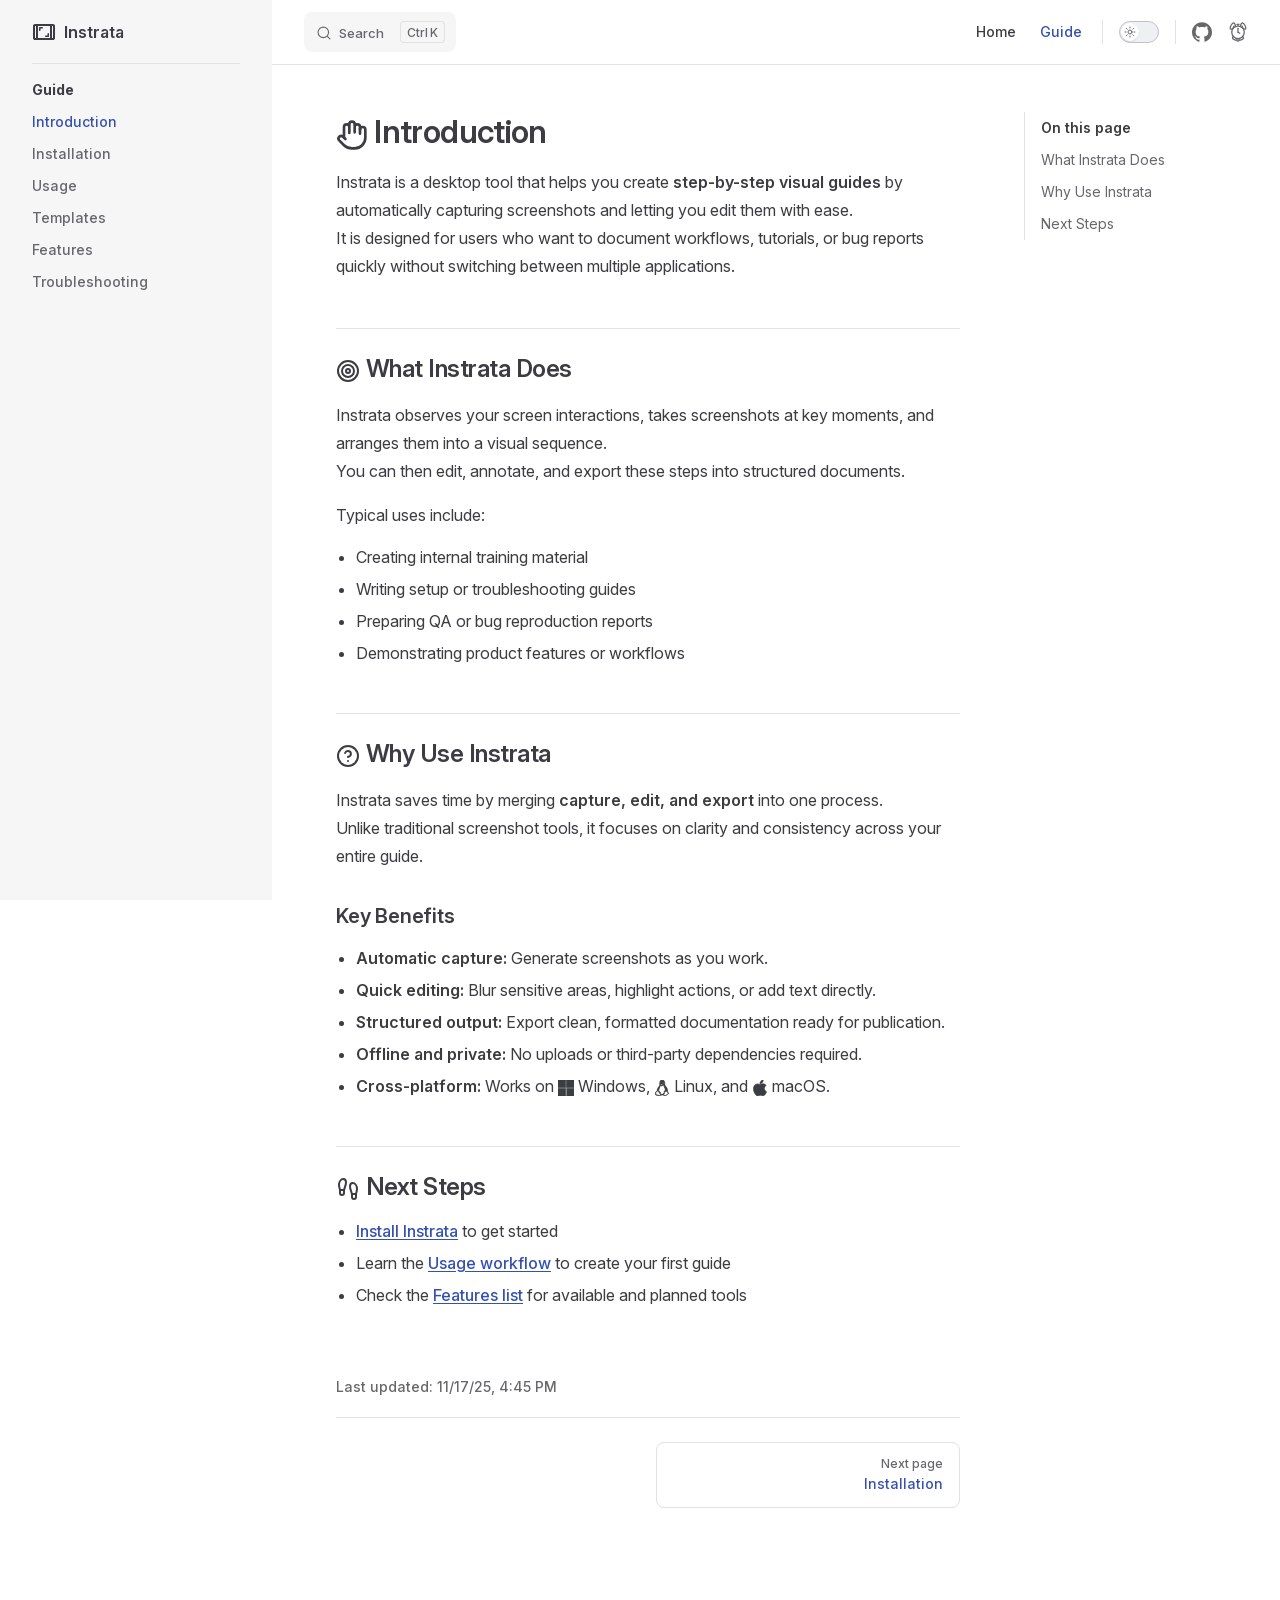
<file: guide/introduction.html>
<!DOCTYPE html>
<html lang="en-US" dir="ltr">
  <head>
    <meta charset="utf-8">
    <meta name="viewport" content="width=device-width,initial-scale=1">
    <title>Introduction | Instrata</title>
    <meta name="description" content="Instrata is a tool for creating step-by-step guides from automatic screenshots.">
    <meta name="generator" content="VitePress v1.6.4">
    <link rel="preload stylesheet" href="/assets/style.BBg1xXaR.css" as="style">
    <link rel="preload stylesheet" href="/vp-icons.css" as="style">
    <script type="module" src="/assets/chunks/metadata.37ecfa41.js"></script>
    <script type="module" src="/assets/app.CGATf47_.js"></script>
    <link rel="preload" href="/assets/inter-roman-latin.Di8DUHzh.woff2" as="font" type="font/woff2" crossorigin="">
    <link rel="modulepreload" href="/assets/chunks/theme.BFQtoBvM.js">
    <link rel="modulepreload" href="/assets/chunks/framework.B-XtCDNB.js">
    <link rel="modulepreload" href="/assets/guide_introduction.md.DkiSKvVe.lean.js">
    <link rel="icon" type="image/svg+xml" href="/favicon.svg">
    <meta name="theme-color" content="#ffffff">
    <meta property="og:type" content="website">
    <meta property="og:locale" content="en">
    <meta property="og:title" content="Instrata">
    <meta property="og:site_name" content="Instrata">
    <meta property="og:image" content="https://instrata.github.io/og-image.png">
    <meta property="og:image:type" content="image/png">
    <meta property="og:url" content="https://instrata.github.io/">
    <meta name="google-site-verification" content="s-RFUyj8uPAfBi5liG2lNJMYw9dg6QuM2EPSH7DDKgc">
    <script id="check-dark-mode">(()=>{const e=localStorage.getItem("vitepress-theme-appearance")||"auto",a=window.matchMedia("(prefers-color-scheme: dark)").matches;(!e||e==="auto"?a:e==="dark")&&document.documentElement.classList.add("dark")})();</script>
    <script id="check-mac-os">document.documentElement.classList.toggle("mac",/Mac|iPhone|iPod|iPad/i.test(navigator.platform));</script>
  </head>
  <body>
    <div id="app"><div class="Layout" data-v-d8b57b2d><!--[--><!--]--><!--[--><span tabindex="-1" data-v-fcbfc0e0></span><a href="#VPContent" class="VPSkipLink visually-hidden" data-v-fcbfc0e0>Skip to content</a><!--]--><!----><header class="VPNav" data-v-d8b57b2d data-v-7ad780c2><div class="VPNavBar" data-v-7ad780c2 data-v-9fd4d1dd><div class="wrapper" data-v-9fd4d1dd><div class="container" data-v-9fd4d1dd><div class="title" data-v-9fd4d1dd><div class="VPNavBarTitle has-sidebar" data-v-9fd4d1dd data-v-9f43907a><a class="title" href="/" data-v-9f43907a><!--[--><!--]--><!--[--><!--[--><!--[--><img class="VPImage dark logo" src="/instrata-dark.svg" alt data-v-ab19afbb><!--]--><!--[--><img class="VPImage light logo" src="/instrata-light.svg" alt data-v-ab19afbb><!--]--><!--]--><!--]--><span data-v-9f43907a>Instrata</span><!--[--><!--]--></a></div></div><div class="content" data-v-9fd4d1dd><div class="content-body" data-v-9fd4d1dd><!--[--><!--]--><div class="VPNavBarSearch search" data-v-9fd4d1dd><!--[--><!----><div id="local-search"><button type="button" class="DocSearch DocSearch-Button" aria-label="Search"><span class="DocSearch-Button-Container"><span class="vp-icon DocSearch-Search-Icon"></span><span class="DocSearch-Button-Placeholder">Search</span></span><span class="DocSearch-Button-Keys"><kbd class="DocSearch-Button-Key"></kbd><kbd class="DocSearch-Button-Key">K</kbd></span></button></div><!--]--></div><nav aria-labelledby="main-nav-aria-label" class="VPNavBarMenu menu" data-v-9fd4d1dd data-v-afb2845e><span id="main-nav-aria-label" class="visually-hidden" data-v-afb2845e> Main Navigation </span><!--[--><!--[--><a class="VPLink link VPNavBarMenuLink" href="/" tabindex="0" data-v-afb2845e data-v-815115f5><!--[--><span data-v-815115f5>Home</span><!--]--></a><!--]--><!--[--><a class="VPLink link VPNavBarMenuLink active" href="/guide/introduction" tabindex="0" data-v-afb2845e data-v-815115f5><!--[--><span data-v-815115f5>Guide</span><!--]--></a><!--]--><!--]--></nav><!----><div class="VPNavBarAppearance appearance" data-v-9fd4d1dd data-v-3f90c1a5><button class="VPSwitch VPSwitchAppearance" type="button" role="switch" title aria-checked="false" data-v-3f90c1a5 data-v-be9742d9 data-v-b4ccac88><span class="check" data-v-b4ccac88><span class="icon" data-v-b4ccac88><!--[--><span class="vpi-sun sun" data-v-be9742d9></span><span class="vpi-moon moon" data-v-be9742d9></span><!--]--></span></span></button></div><div class="VPSocialLinks VPNavBarSocialLinks social-links" data-v-9fd4d1dd data-v-ef6192dc data-v-e71e869c><!--[--><a class="VPSocialLink no-icon" href="https://github.com/instrata/instrata" aria-label="github" target="_blank" rel="noopener" data-v-e71e869c data-v-60a9a2d3><span class="vpi-social-github"></span></a><a class="VPSocialLink no-icon" href="https://instrata.github.io/benchbark" aria-label target="_blank" rel="noopener" data-v-e71e869c data-v-60a9a2d3><svg xmlns="http://www.w3.org/2000/svg" width="24" height="24" fill="none" stroke="currentColor" stroke-width="2" viewBox="0 0 32 32" style="fill:none;"><circle cx="16" cy="16.5" r="10"/><circle cx="16" cy="28.5" r="1.997"/><path d="M13.736 3.236h4.528v.028h-4.528z" style="stroke-width:1.47164;stroke-linejoin:round" transform="translate(0 .5)"/><path d="M15.728 4.307h.505v.386h-.505z" style="stroke-width:1.6138" transform="translate(0 .5)"/><rect width=".112" height="6.612" x="15.944" y="9.944" ry="0" style="stroke-width:1.88771;stroke-linejoin:round"/><rect width=".208" height="3.208" x="6.199" y="-25.263" ry="0" style="stroke-width:1.79156;stroke-linejoin:round" transform="rotate(120)"/><path d="M8.581 23.354c-3.753 2.295.83 5.934 5.61 5.895M23.419 23.354c3.754 2.295-.83 5.934-5.61 5.895" style="stroke-width:2;stroke-linecap:butt;stroke-linejoin:round"/><path d="M12.022 6.469c-.95-4.437-1.422-4.93-3.006-4.97-2.573 0-7.015 7.951-5.01 9.529 3.006 2.397 5.611-4.56 5.611-4.56l.401.994M19.978 6.469c.95-4.437 1.422-4.93 3.006-4.97 2.573 0 7.015 7.951 5.01 9.529-3.006 2.397-5.611-4.56-5.611-4.56l-.401.994" style="stroke-width:1.99937;stroke-linecap:butt;stroke-linejoin:round"/></svg></a><!--]--></div><div class="VPFlyout VPNavBarExtra extra" data-v-9fd4d1dd data-v-f953d92f data-v-bfe7971f><button type="button" class="button" aria-haspopup="true" aria-expanded="false" aria-label="extra navigation" data-v-bfe7971f><span class="vpi-more-horizontal icon" data-v-bfe7971f></span></button><div class="menu" data-v-bfe7971f><div class="VPMenu" data-v-bfe7971f data-v-20ed86d6><!----><!--[--><!--[--><!----><div class="group" data-v-f953d92f><div class="item appearance" data-v-f953d92f><p class="label" data-v-f953d92f>Appearance</p><div class="appearance-action" data-v-f953d92f><button class="VPSwitch VPSwitchAppearance" type="button" role="switch" title aria-checked="false" data-v-f953d92f data-v-be9742d9 data-v-b4ccac88><span class="check" data-v-b4ccac88><span class="icon" data-v-b4ccac88><!--[--><span class="vpi-sun sun" data-v-be9742d9></span><span class="vpi-moon moon" data-v-be9742d9></span><!--]--></span></span></button></div></div></div><div class="group" data-v-f953d92f><div class="item social-links" data-v-f953d92f><div class="VPSocialLinks social-links-list" data-v-f953d92f data-v-e71e869c><!--[--><a class="VPSocialLink no-icon" href="https://github.com/instrata/instrata" aria-label="github" target="_blank" rel="noopener" data-v-e71e869c data-v-60a9a2d3><span class="vpi-social-github"></span></a><a class="VPSocialLink no-icon" href="https://instrata.github.io/benchbark" aria-label target="_blank" rel="noopener" data-v-e71e869c data-v-60a9a2d3><svg xmlns="http://www.w3.org/2000/svg" width="24" height="24" fill="none" stroke="currentColor" stroke-width="2" viewBox="0 0 32 32" style="fill:none;"><circle cx="16" cy="16.5" r="10"/><circle cx="16" cy="28.5" r="1.997"/><path d="M13.736 3.236h4.528v.028h-4.528z" style="stroke-width:1.47164;stroke-linejoin:round" transform="translate(0 .5)"/><path d="M15.728 4.307h.505v.386h-.505z" style="stroke-width:1.6138" transform="translate(0 .5)"/><rect width=".112" height="6.612" x="15.944" y="9.944" ry="0" style="stroke-width:1.88771;stroke-linejoin:round"/><rect width=".208" height="3.208" x="6.199" y="-25.263" ry="0" style="stroke-width:1.79156;stroke-linejoin:round" transform="rotate(120)"/><path d="M8.581 23.354c-3.753 2.295.83 5.934 5.61 5.895M23.419 23.354c3.754 2.295-.83 5.934-5.61 5.895" style="stroke-width:2;stroke-linecap:butt;stroke-linejoin:round"/><path d="M12.022 6.469c-.95-4.437-1.422-4.93-3.006-4.97-2.573 0-7.015 7.951-5.01 9.529 3.006 2.397 5.611-4.56 5.611-4.56l.401.994M19.978 6.469c.95-4.437 1.422-4.93 3.006-4.97 2.573 0 7.015 7.951 5.01 9.529-3.006 2.397-5.611-4.56-5.611-4.56l-.401.994" style="stroke-width:1.99937;stroke-linecap:butt;stroke-linejoin:round"/></svg></a><!--]--></div></div></div><!--]--><!--]--></div></div></div><!--[--><!--]--><button type="button" class="VPNavBarHamburger hamburger" aria-label="mobile navigation" aria-expanded="false" aria-controls="VPNavScreen" data-v-9fd4d1dd data-v-6bee1efd><span class="container" data-v-6bee1efd><span class="top" data-v-6bee1efd></span><span class="middle" data-v-6bee1efd></span><span class="bottom" data-v-6bee1efd></span></span></button></div></div></div></div><div class="divider" data-v-9fd4d1dd><div class="divider-line" data-v-9fd4d1dd></div></div></div><!----></header><div class="VPLocalNav has-sidebar empty" data-v-d8b57b2d data-v-2488c25a><div class="container" data-v-2488c25a><button class="menu" aria-expanded="false" aria-controls="VPSidebarNav" data-v-2488c25a><span class="vpi-align-left menu-icon" data-v-2488c25a></span><span class="menu-text" data-v-2488c25a>Menu</span></button><div class="VPLocalNavOutlineDropdown" style="--vp-vh:0px;" data-v-2488c25a data-v-6b867909><button data-v-6b867909>Return to top</button><!----></div></div></div><aside class="VPSidebar" data-v-d8b57b2d data-v-42c4c606><div class="curtain" data-v-42c4c606></div><nav class="nav" id="VPSidebarNav" aria-labelledby="sidebar-aria-label" tabindex="-1" data-v-42c4c606><span class="visually-hidden" id="sidebar-aria-label" data-v-42c4c606> Sidebar Navigation </span><!--[--><!--]--><!--[--><div class="no-transition group" data-v-51288d80><section class="VPSidebarItem level-0 has-active" data-v-51288d80 data-v-0009425e><div class="item" role="button" tabindex="0" data-v-0009425e><div class="indicator" data-v-0009425e></div><h2 class="text" data-v-0009425e>Guide</h2><!----></div><div class="items" data-v-0009425e><!--[--><div class="VPSidebarItem level-1 is-link" data-v-0009425e data-v-0009425e><div class="item" data-v-0009425e><div class="indicator" data-v-0009425e></div><a class="VPLink link link" href="/guide/introduction" data-v-0009425e><!--[--><p class="text" data-v-0009425e>Introduction</p><!--]--></a><!----></div><!----></div><div class="VPSidebarItem level-1 is-link" data-v-0009425e data-v-0009425e><div class="item" data-v-0009425e><div class="indicator" data-v-0009425e></div><a class="VPLink link link" href="/guide/installation" data-v-0009425e><!--[--><p class="text" data-v-0009425e>Installation</p><!--]--></a><!----></div><!----></div><div class="VPSidebarItem level-1 is-link" data-v-0009425e data-v-0009425e><div class="item" data-v-0009425e><div class="indicator" data-v-0009425e></div><a class="VPLink link link" href="/guide/usage" data-v-0009425e><!--[--><p class="text" data-v-0009425e>Usage</p><!--]--></a><!----></div><!----></div><div class="VPSidebarItem level-1 is-link" data-v-0009425e data-v-0009425e><div class="item" data-v-0009425e><div class="indicator" data-v-0009425e></div><a class="VPLink link link" href="/guide/templates" data-v-0009425e><!--[--><p class="text" data-v-0009425e>Templates</p><!--]--></a><!----></div><!----></div><div class="VPSidebarItem level-1 is-link" data-v-0009425e data-v-0009425e><div class="item" data-v-0009425e><div class="indicator" data-v-0009425e></div><a class="VPLink link link" href="/guide/features" data-v-0009425e><!--[--><p class="text" data-v-0009425e>Features</p><!--]--></a><!----></div><!----></div><div class="VPSidebarItem level-1 is-link" data-v-0009425e data-v-0009425e><div class="item" data-v-0009425e><div class="indicator" data-v-0009425e></div><a class="VPLink link link" href="/guide/troubleshooting" data-v-0009425e><!--[--><p class="text" data-v-0009425e>Troubleshooting</p><!--]--></a><!----></div><!----></div><!--]--></div></section></div><!--]--><!--[--><!--]--></nav></aside><div class="VPContent has-sidebar" id="VPContent" data-v-d8b57b2d data-v-9a6c75ad><div class="VPDoc has-sidebar has-aside" data-v-9a6c75ad data-v-e6f2a212><!--[--><!--]--><div class="container" data-v-e6f2a212><div class="aside" data-v-e6f2a212><div class="aside-curtain" data-v-e6f2a212></div><div class="aside-container" data-v-e6f2a212><div class="aside-content" data-v-e6f2a212><div class="VPDocAside" data-v-e6f2a212 data-v-cb998dce><!--[--><!--]--><!--[--><!--]--><nav aria-labelledby="doc-outline-aria-label" class="VPDocAsideOutline" data-v-cb998dce data-v-f610f197><div class="content" data-v-f610f197><div class="outline-marker" data-v-f610f197></div><div aria-level="2" class="outline-title" id="doc-outline-aria-label" role="heading" data-v-f610f197>On this page</div><ul class="VPDocOutlineItem root" data-v-f610f197 data-v-53c99d69><!--[--><!--]--></ul></div></nav><!--[--><!--]--><div class="spacer" data-v-cb998dce></div><!--[--><!--]--><!----><!--[--><!--]--><!--[--><!--]--></div></div></div></div><div class="content" data-v-e6f2a212><div class="content-container" data-v-e6f2a212><!--[--><!--]--><main class="main" data-v-e6f2a212><div style="position:relative;" class="vp-doc _guide_introduction" data-v-e6f2a212><div><h1 id="introduction" tabindex="-1"><svg xmlns="http://www.w3.org/2000/svg" class="icon" width="1em" height="1em" viewBox="0 0 24 24"><g fill="none" stroke="currentColor" stroke-linecap="round" stroke-linejoin="round" stroke-width="2"><path d="M18 11V6a2 2 0 0 0-2-2a2 2 0 0 0-2 2m0 4V4a2 2 0 0 0-2-2a2 2 0 0 0-2 2v2m0 4.5V6a2 2 0 0 0-2-2a2 2 0 0 0-2 2v8"></path><path d="M18 8a2 2 0 1 1 4 0v6a8 8 0 0 1-8 8h-2c-2.8 0-4.5-.86-5.99-2.34l-3.6-3.6a2 2 0 0 1 2.83-2.82L7 15"></path></g></svg> Introduction <a class="header-anchor" href="#introduction" aria-label="Permalink to &quot;::hand:: Introduction&quot;">​</a></h1><p>Instrata is a desktop tool that helps you create <strong>step-by-step visual guides</strong> by automatically capturing screenshots and letting you edit them with ease.<br> It is designed for users who want to document workflows, tutorials, or bug reports quickly without switching between multiple applications.</p><h2 id="what-instrata-does" tabindex="-1"><svg xmlns="http://www.w3.org/2000/svg" class="icon" width="1em" height="1em" viewBox="0 0 24 24"><g fill="none" stroke="currentColor" stroke-linecap="round" stroke-linejoin="round" stroke-width="2"><circle cx="12" cy="12" r="10"></circle><circle cx="12" cy="12" r="6"></circle><circle cx="12" cy="12" r="2"></circle></g></svg> What Instrata Does <a class="header-anchor" href="#what-instrata-does" aria-label="Permalink to &quot;::target:: What Instrata Does&quot;">​</a></h2><p>Instrata observes your screen interactions, takes screenshots at key moments, and arranges them into a visual sequence.<br> You can then edit, annotate, and export these steps into structured documents.</p><p>Typical uses include:</p><ul><li>Creating internal training material</li><li>Writing setup or troubleshooting guides</li><li>Preparing QA or bug reproduction reports</li><li>Demonstrating product features or workflows</li></ul><h2 id="why-use-instrata" tabindex="-1"><svg xmlns="http://www.w3.org/2000/svg" class="icon" width="1em" height="1em" viewBox="0 0 24 24"><g fill="none" stroke="currentColor" stroke-linecap="round" stroke-linejoin="round" stroke-width="2"><circle cx="12" cy="12" r="10"></circle><path d="M9.09 9a3 3 0 0 1 5.83 1c0 2-3 3-3 3m.08 4h.01"></path></g></svg> Why Use Instrata <a class="header-anchor" href="#why-use-instrata" aria-label="Permalink to &quot;::circle-question-mark:: Why Use Instrata&quot;">​</a></h2><p>Instrata saves time by merging <strong>capture, edit, and export</strong> into one process.<br> Unlike traditional screenshot tools, it focuses on clarity and consistency across your entire guide.</p><h3 id="key-benefits" tabindex="-1">Key Benefits <a class="header-anchor" href="#key-benefits" aria-label="Permalink to &quot;Key Benefits&quot;">​</a></h3><ul><li><strong>Automatic capture:</strong> Generate screenshots as you work.</li><li><strong>Quick editing:</strong> Blur sensitive areas, highlight actions, or add text directly.</li><li><strong>Structured output:</strong> Export clean, formatted documentation ready for publication.</li><li><strong>Offline and private:</strong> No uploads or third-party dependencies required.</li><li><strong>Cross-platform:</strong> Works on <svg xmlns="http://www.w3.org/2000/svg" class="icon" width="1em" height="1em" viewBox="0 0 24 24"><path fill="currentColor" d="M0 0h11.377v11.372H0Zm12.623 0H24v11.372H12.623ZM0 12.623h11.377V24H0Zm12.623 0H24V24H12.623"></path></svg> Windows, <svg xmlns="http://www.w3.org/2000/svg" class="icon" width="1em" height="1em" viewBox="0 0 24 24"><path fill="currentColor" d="M12.504 0q-.232 0-.48.021c-4.226.333-3.105 4.807-3.17 6.298c-.076 1.092-.3 1.953-1.05 3.02c-.885 1.051-2.127 2.75-2.716 4.521c-.278.832-.41 1.684-.287 2.489a.4.4 0 0 0-.11.135c-.26.268-.45.6-.663.839c-.199.199-.485.267-.797.4c-.313.136-.658.269-.864.68c-.09.189-.136.394-.132.602c0 .199.027.4.055.536c.058.399.116.728.04.97c-.249.68-.28 1.145-.106 1.484c.174.334.535.47.94.601c.81.2 1.91.135 2.774.6c.926.466 1.866.67 2.616.47c.526-.116.97-.464 1.208-.946c.587-.003 1.23-.269 2.26-.334c.699-.058 1.574.267 2.577.2c.025.134.063.198.114.333l.003.003c.391.778 1.113 1.132 1.884 1.071s1.592-.536 2.257-1.306c.631-.765 1.683-1.084 2.378-1.503c.348-.199.629-.469.649-.853c.023-.4-.2-.811-.714-1.376v-.097l-.003-.003c-.17-.2-.25-.535-.338-.926c-.085-.401-.182-.786-.492-1.046h-.003c-.059-.054-.123-.067-.188-.135a.36.36 0 0 0-.19-.064c.431-1.278.264-2.55-.173-3.694c-.533-1.41-1.465-2.638-2.175-3.483c-.796-1.005-1.576-1.957-1.56-3.368c.026-2.152.236-6.133-3.544-6.139m.529 3.405h.013c.213 0 .396.062.584.198c.19.135.33.332.438.533c.105.259.158.459.166.724c0-.02.006-.04.006-.06v.105l-.004-.021l-.004-.024a1.8 1.8 0 0 1-.15.706a.95.95 0 0 1-.213.335a1 1 0 0 0-.088-.042c-.104-.045-.198-.064-.284-.133a1.3 1.3 0 0 0-.22-.066c.05-.06.146-.133.183-.198q.08-.193.088-.402v-.02a1.2 1.2 0 0 0-.061-.4c-.045-.134-.101-.2-.183-.333c-.084-.066-.167-.132-.267-.132h-.016c-.093 0-.176.03-.262.132a.8.8 0 0 0-.205.334a1.2 1.2 0 0 0-.09.4v.019q.002.134.02.267c-.193-.067-.438-.135-.607-.202a2 2 0 0 1-.018-.2v-.02a1.8 1.8 0 0 1 .15-.768a1.08 1.08 0 0 1 .43-.533a1 1 0 0 1 .594-.2zm-2.962.059h.036c.142 0 .27.048.399.135c.146.129.264.288.344.465c.09.199.14.4.153.667v.004c.007.134.006.2-.002.266v.08c-.03.007-.056.018-.083.024c-.152.055-.274.135-.393.2q.018-.136.003-.267v-.015c-.012-.133-.04-.2-.082-.333a.6.6 0 0 0-.166-.267a.25.25 0 0 0-.183-.064h-.021c-.071.006-.13.04-.186.132a.55.55 0 0 0-.12.27a1 1 0 0 0-.023.33v.015c.012.135.037.2.08.334c.046.134.098.2.166.268q.014.014.034.024c-.07.057-.117.07-.176.136a.3.3 0 0 1-.131.068a2.6 2.6 0 0 1-.275-.402a1.8 1.8 0 0 1-.155-.667a1.8 1.8 0 0 1 .08-.668a1.4 1.4 0 0 1 .283-.535c.128-.133.26-.2.418-.2m1.37 1.706c.332 0 .733.065 1.216.399c.293.2.523.269 1.052.468h.003c.255.136.405.266.478.399v-.131a.57.57 0 0 1 .016.47c-.123.31-.516.643-1.063.842v.002c-.268.135-.501.333-.775.465c-.276.135-.588.292-1.012.267a1.1 1.1 0 0 1-.448-.067a4 4 0 0 1-.322-.198c-.195-.135-.363-.332-.612-.465v-.005h-.005c-.4-.246-.616-.512-.686-.71q-.104-.403.193-.6c.224-.135.38-.271.483-.336c.104-.074.143-.102.176-.131h.002v-.003c.169-.202.436-.47.839-.601c.139-.036.294-.065.466-.065zm2.8 2.142c.358 1.417 1.196 3.475 1.735 4.473c.286.534.855 1.659 1.102 3.024c.156-.005.33.018.513.064c.646-1.671-.546-3.467-1.089-3.966c-.22-.2-.232-.335-.123-.335c.59.534 1.365 1.572 1.646 2.757c.13.535.16 1.104.021 1.67c.067.028.135.06.205.067c1.032.534 1.413.938 1.23 1.537v-.043c-.06-.003-.12 0-.18 0h-.016c.151-.467-.182-.825-1.065-1.224c-.915-.4-1.646-.336-1.77.465c-.008.043-.013.066-.018.135c-.068.023-.139.053-.209.064c-.43.268-.662.669-.793 1.187c-.13.533-.17 1.156-.205 1.869v.003c-.02.334-.17.838-.319 1.35c-1.5 1.072-3.58 1.538-5.348.334a2.7 2.7 0 0 0-.402-.533a1.5 1.5 0 0 0-.275-.333c.182 0 .338-.03.465-.067a.62.62 0 0 0 .314-.334c.108-.267 0-.697-.345-1.163s-.931-.995-1.788-1.521c-.63-.4-.986-.87-1.15-1.396c-.165-.534-.143-1.085-.015-1.645c.245-1.07.873-2.11 1.274-2.763c.107-.065.037.135-.408.974c-.396.751-1.14 2.497-.122 3.854a8.1 8.1 0 0 1 .647-2.876c.564-1.278 1.743-3.504 1.836-5.268c.048.036.217.135.289.202c.218.133.38.333.59.465c.21.201.477.335.876.335q.058.005.11.006c.412 0 .73-.134.997-.268c.29-.134.52-.334.74-.4h.005c.467-.135.835-.402 1.044-.7zm2.185 8.958c.037.6.343 1.245.882 1.377c.588.134 1.434-.333 1.791-.765l.211-.01c.315-.007.577.01.847.268l.003.003c.208.199.305.53.391.876c.085.4.154.78.409 1.066c.486.527.645.906.636 1.14l.003-.007v.018l-.003-.012c-.015.262-.185.396-.498.595c-.63.401-1.746.712-2.457 1.57c-.618.737-1.37 1.14-2.036 1.191c-.664.053-1.237-.2-1.574-.898l-.005-.003c-.21-.4-.12-1.025.056-1.69c.176-.668.428-1.344.463-1.897c.037-.714.076-1.335.195-1.814c.12-.465.308-.797.641-.984l.045-.022zm-10.814.049h.01q.08 0 .157.014c.376.055.706.333 1.023.752l.91 1.664l.003.003c.243.533.754 1.064 1.189 1.637c.434.598.77 1.131.729 1.57v.006c-.057.744-.48 1.148-1.125 1.294c-.645.135-1.52.002-2.395-.464c-.968-.536-2.118-.469-2.857-.602q-.553-.1-.723-.4c-.11-.2-.113-.602.123-1.23v-.004l.002-.003c.117-.334.03-.752-.027-1.118c-.055-.401-.083-.71.043-.94c.16-.334.396-.4.69-.533c.294-.135.64-.202.915-.47h.002v-.002c.256-.268.445-.601.668-.838c.19-.201.38-.336.663-.336m7.159-9.074c-.435.201-.945.535-1.488.535c-.542 0-.97-.267-1.28-.466c-.154-.134-.28-.268-.373-.335c-.164-.134-.144-.333-.074-.333c.109.016.129.134.199.2c.096.066.215.2.36.333c.292.2.68.467 1.167.467c.485 0 1.053-.267 1.398-.466c.195-.135.445-.334.648-.467c.156-.136.149-.267.279-.267c.128.016.034.134-.147.332a8 8 0 0 1-.69.468zm-1.082-1.583V5.64c-.006-.02.013-.042.029-.05c.074-.043.18-.027.26.004c.063 0 .16.067.15.135c-.006.049-.085.066-.135.066c-.055 0-.092-.043-.141-.068c-.052-.018-.146-.008-.163-.065m-.551 0c-.02.058-.113.049-.166.066c-.047.025-.086.068-.14.068c-.05 0-.13-.02-.136-.068c-.01-.066.088-.133.15-.133c.08-.031.184-.047.259-.005c.019.009.036.03.03.05v.02h.003z"></path></svg> Linux, and <svg xmlns="http://www.w3.org/2000/svg" class="icon" width="1em" height="1em" viewBox="0 0 24 24"><path fill="currentColor" d="M12.152 6.896c-.948 0-2.415-1.078-3.96-1.04c-2.04.027-3.91 1.183-4.961 3.014c-2.117 3.675-.546 9.103 1.519 12.09c1.013 1.454 2.208 3.09 3.792 3.039c1.52-.065 2.09-.987 3.935-.987c1.831 0 2.35.987 3.96.948c1.637-.026 2.676-1.48 3.676-2.948c1.156-1.688 1.636-3.325 1.662-3.415c-.039-.013-3.182-1.221-3.22-4.857c-.026-3.04 2.48-4.494 2.597-4.559c-1.429-2.09-3.623-2.324-4.39-2.376c-2-.156-3.675 1.09-4.61 1.09zM15.53 3.83c.843-1.012 1.4-2.427 1.245-3.83c-1.207.052-2.662.805-3.532 1.818c-.78.896-1.454 2.338-1.273 3.714c1.338.104 2.715-.688 3.559-1.701"></path></svg> macOS.</li></ul><h2 id="next-steps" tabindex="-1"><svg xmlns="http://www.w3.org/2000/svg" class="icon" width="1em" height="1em" viewBox="0 0 24 24"><path fill="none" stroke="currentColor" stroke-linecap="round" stroke-linejoin="round" stroke-width="2" d="M4 16v-2.38C4 11.5 2.97 10.5 3 8c.03-2.72 1.49-6 4.5-6C9.37 2 10 3.8 10 5.5c0 3.11-2 5.66-2 8.68V16a2 2 0 1 1-4 0m16 4v-2.38c0-2.12 1.03-3.12 1-5.62c-.03-2.72-1.49-6-4.5-6C14.63 6 14 7.8 14 9.5c0 3.11 2 5.66 2 8.68V20a2 2 0 1 0 4 0m-4-3h4M4 13h4"></path></svg> Next Steps <a class="header-anchor" href="#next-steps" aria-label="Permalink to &quot;::footprints:: Next Steps&quot;">​</a></h2><ul><li><a href="./installation">Install Instrata</a> to get started</li><li>Learn the <a href="./usage">Usage workflow</a> to create your first guide</li><li>Check the <a href="./features">Features list</a> for available and planned tools</li></ul></div></div></main><footer class="VPDocFooter" data-v-e6f2a212 data-v-1bcd8184><!--[--><!--]--><div class="edit-info" data-v-1bcd8184><!----><div class="last-updated" data-v-1bcd8184><p class="VPLastUpdated" data-v-1bcd8184 data-v-1bb0c8a8>Last updated: <time datetime="2025-11-17T16:45:48.000Z" data-v-1bb0c8a8></time></p></div></div><nav class="prev-next" aria-labelledby="doc-footer-aria-label" data-v-1bcd8184><span class="visually-hidden" id="doc-footer-aria-label" data-v-1bcd8184>Pager</span><div class="pager" data-v-1bcd8184><!----></div><div class="pager" data-v-1bcd8184><a class="VPLink link pager-link next" href="/guide/installation" data-v-1bcd8184><!--[--><span class="desc" data-v-1bcd8184>Next page</span><span class="title" data-v-1bcd8184>Installation</span><!--]--></a></div></nav></footer><!--[--><!--]--></div></div></div><!--[--><!--]--></div></div><footer class="VPFooter has-sidebar" data-v-d8b57b2d data-v-566314d4><div class="container" data-v-566314d4><!----><p class="copyright" data-v-566314d4>Copyright © 2025-present <a href='https://github.com/instrata/' target="_blank" rel="noopener noreferrer">Instrata</a></p></div></footer><!--[--><!--]--></div></div>
    
    
  </body>
</html>
</file>
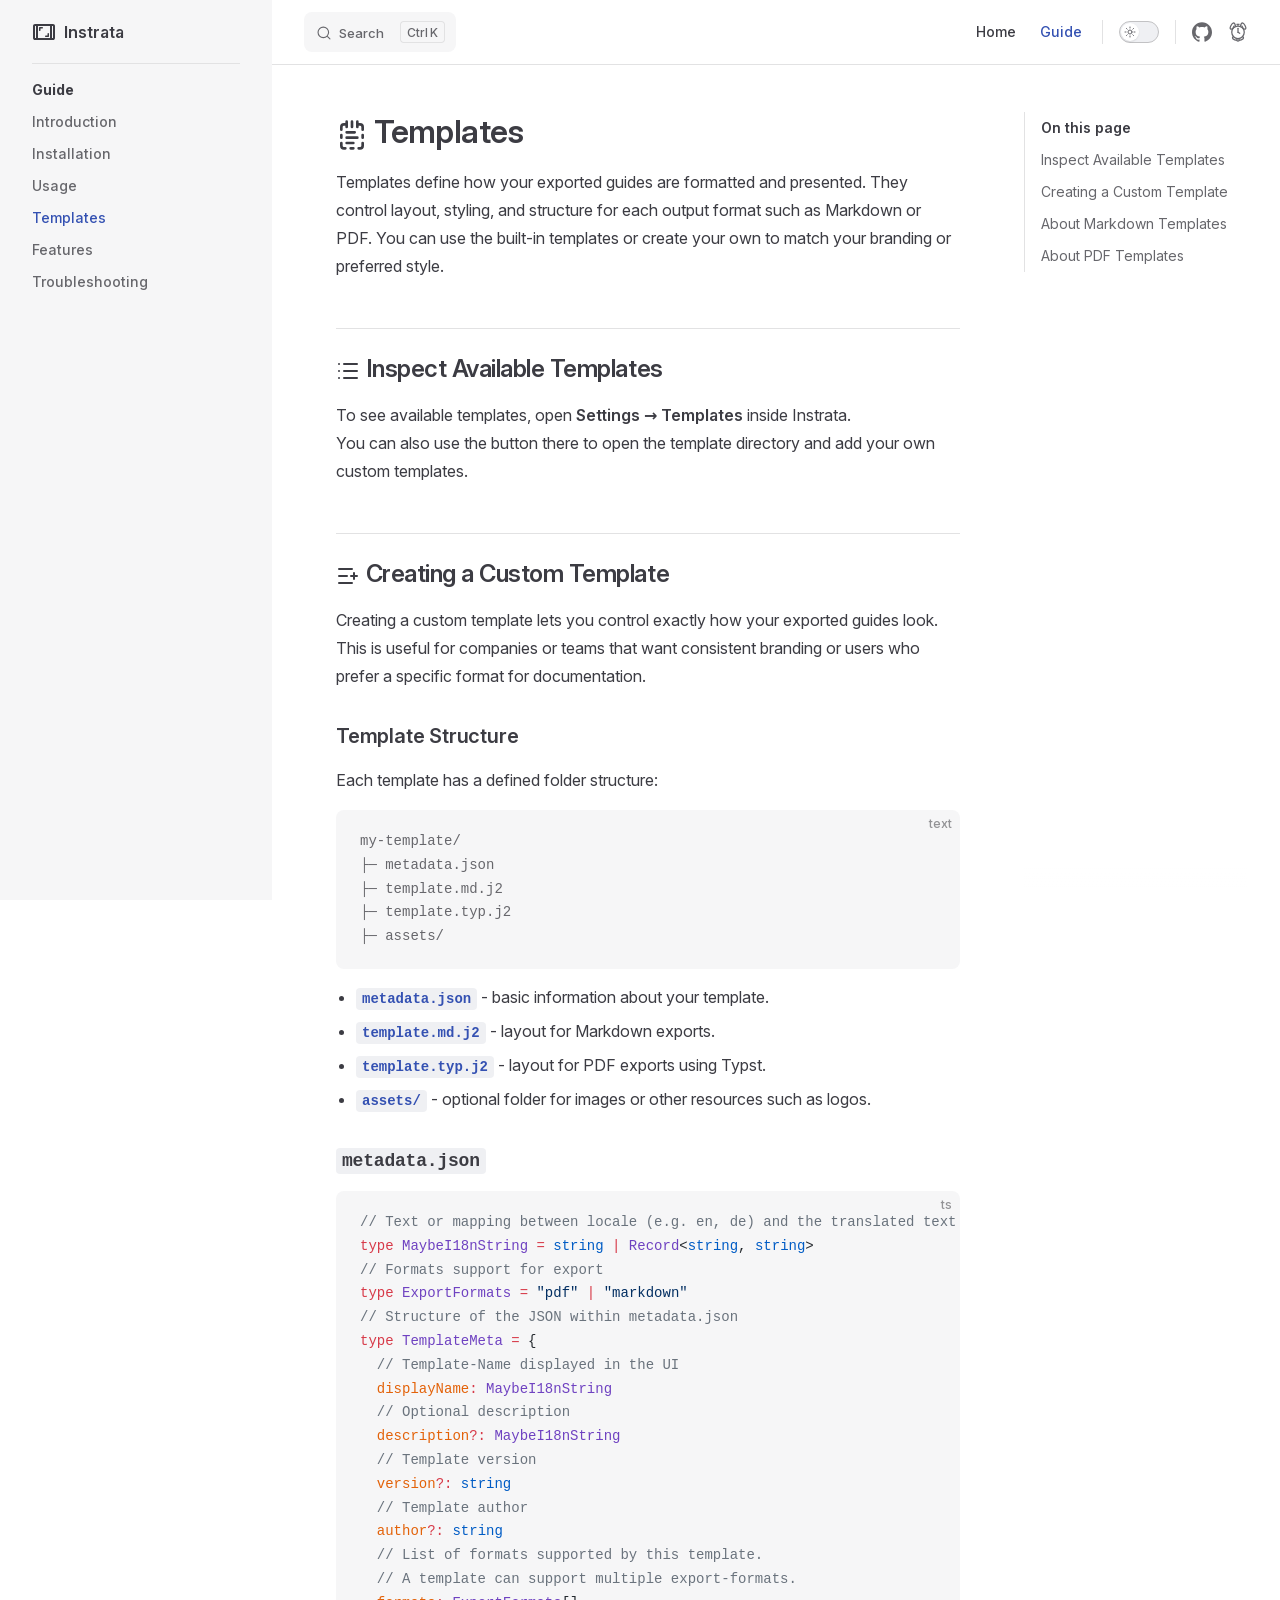
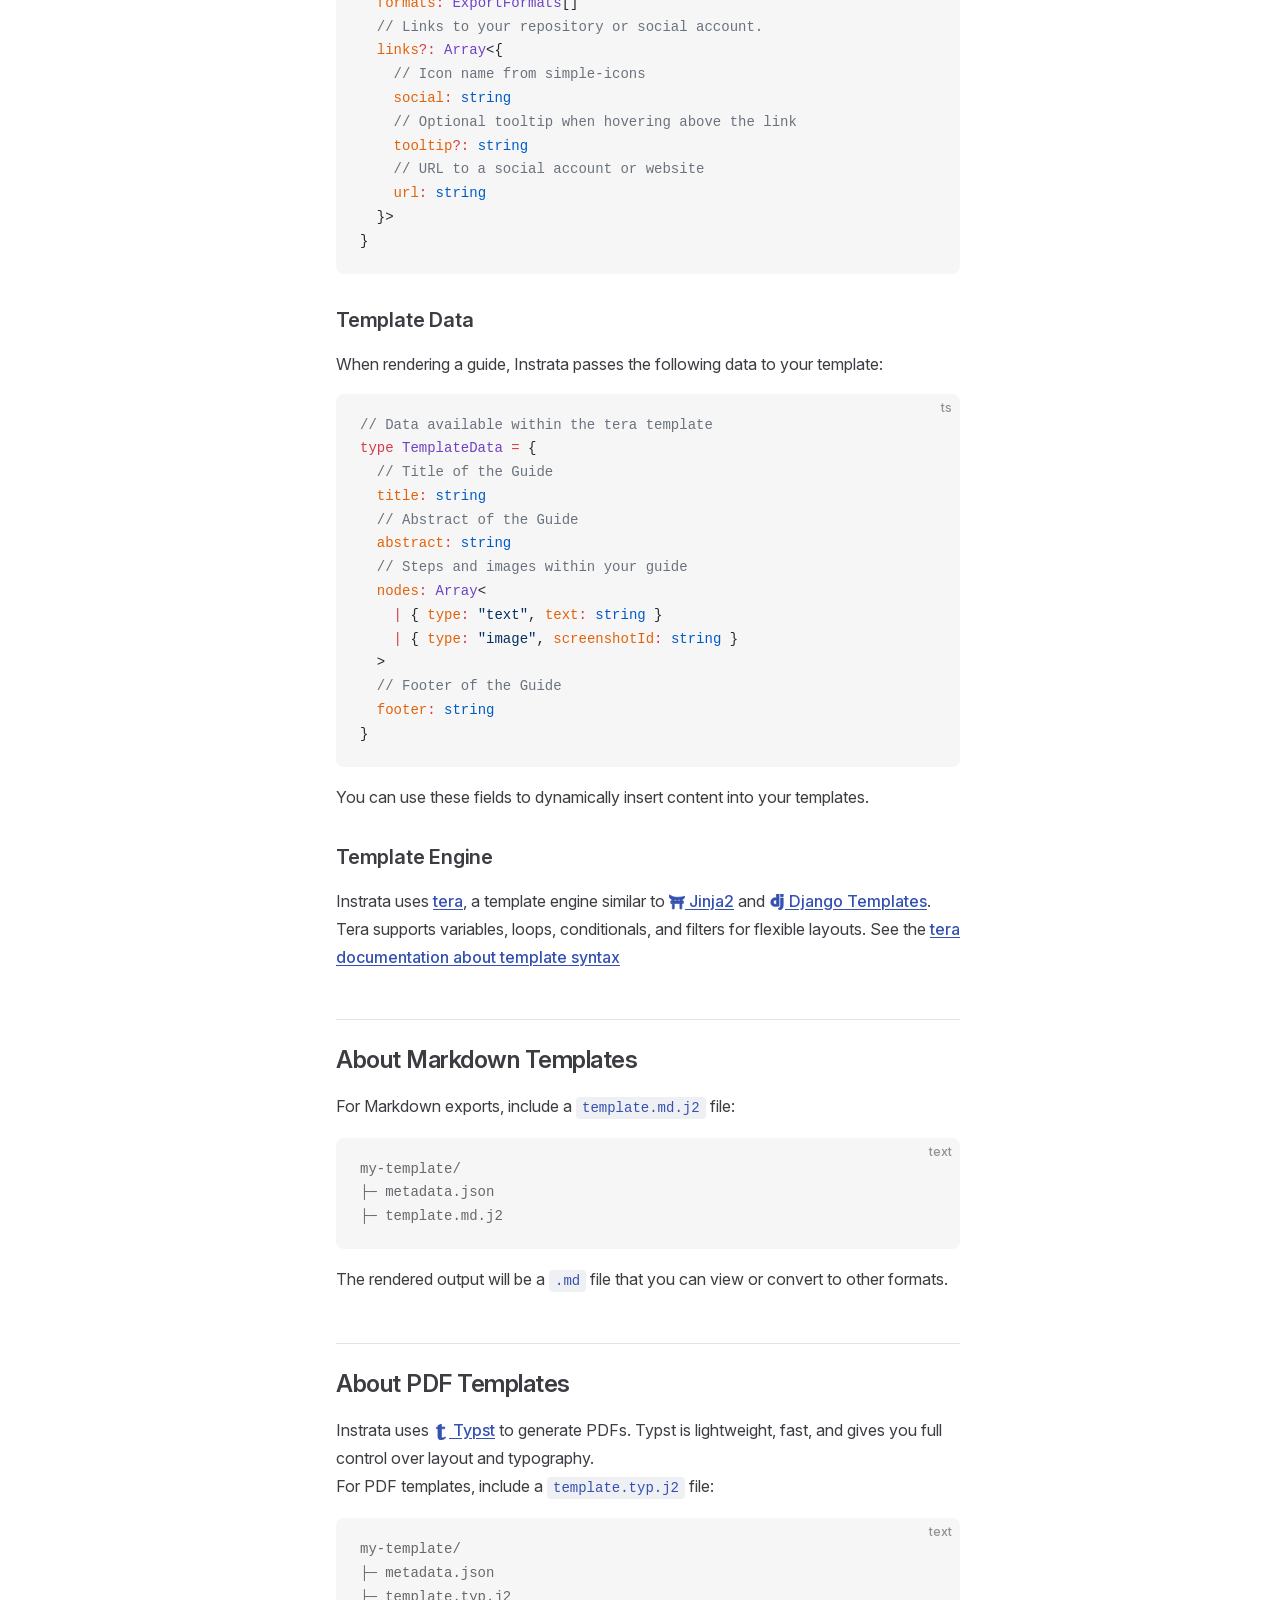
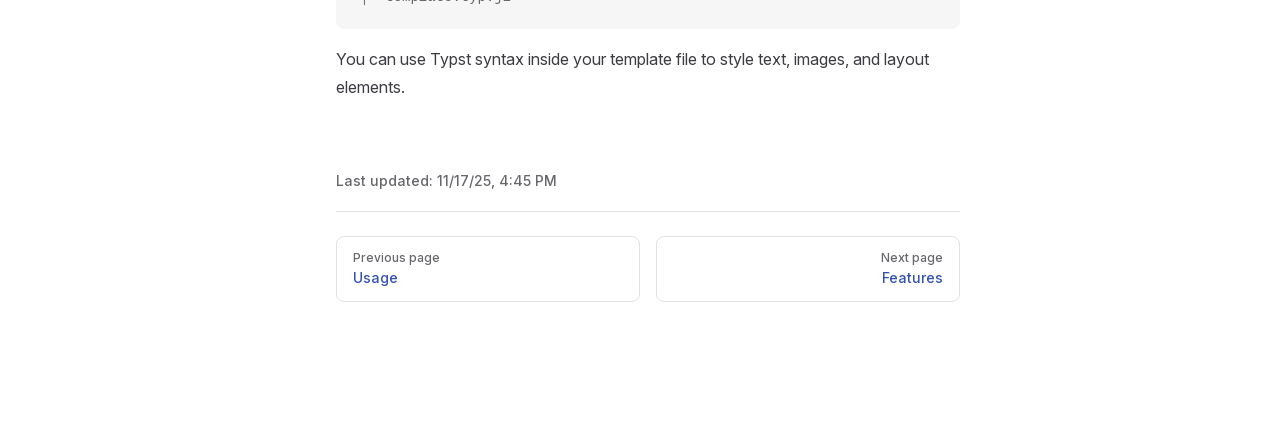
<file: guide/templates.html>
<!DOCTYPE html>
<html lang="en-US" dir="ltr">
  <head>
    <meta charset="utf-8">
    <meta name="viewport" content="width=device-width,initial-scale=1">
    <title>Templates | Instrata</title>
    <meta name="description" content="Instrata is a tool for creating step-by-step guides from automatic screenshots.">
    <meta name="generator" content="VitePress v1.6.4">
    <link rel="preload stylesheet" href="/assets/style.BBg1xXaR.css" as="style">
    <link rel="preload stylesheet" href="/vp-icons.css" as="style">
    <script type="module" src="/assets/chunks/metadata.37ecfa41.js"></script>
    <script type="module" src="/assets/app.CGATf47_.js"></script>
    <link rel="preload" href="/assets/inter-roman-latin.Di8DUHzh.woff2" as="font" type="font/woff2" crossorigin="">
    <link rel="modulepreload" href="/assets/chunks/theme.BFQtoBvM.js">
    <link rel="modulepreload" href="/assets/chunks/framework.B-XtCDNB.js">
    <link rel="modulepreload" href="/assets/guide_templates.md.xQNEqAn8.lean.js">
    <link rel="icon" type="image/svg+xml" href="/favicon.svg">
    <meta name="theme-color" content="#ffffff">
    <meta property="og:type" content="website">
    <meta property="og:locale" content="en">
    <meta property="og:title" content="Instrata">
    <meta property="og:site_name" content="Instrata">
    <meta property="og:image" content="https://instrata.github.io/og-image.png">
    <meta property="og:image:type" content="image/png">
    <meta property="og:url" content="https://instrata.github.io/">
    <meta name="google-site-verification" content="s-RFUyj8uPAfBi5liG2lNJMYw9dg6QuM2EPSH7DDKgc">
    <script id="check-dark-mode">(()=>{const e=localStorage.getItem("vitepress-theme-appearance")||"auto",a=window.matchMedia("(prefers-color-scheme: dark)").matches;(!e||e==="auto"?a:e==="dark")&&document.documentElement.classList.add("dark")})();</script>
    <script id="check-mac-os">document.documentElement.classList.toggle("mac",/Mac|iPhone|iPod|iPad/i.test(navigator.platform));</script>
  </head>
  <body>
    <div id="app"><div class="Layout" data-v-d8b57b2d><!--[--><!--]--><!--[--><span tabindex="-1" data-v-fcbfc0e0></span><a href="#VPContent" class="VPSkipLink visually-hidden" data-v-fcbfc0e0>Skip to content</a><!--]--><!----><header class="VPNav" data-v-d8b57b2d data-v-7ad780c2><div class="VPNavBar" data-v-7ad780c2 data-v-9fd4d1dd><div class="wrapper" data-v-9fd4d1dd><div class="container" data-v-9fd4d1dd><div class="title" data-v-9fd4d1dd><div class="VPNavBarTitle has-sidebar" data-v-9fd4d1dd data-v-9f43907a><a class="title" href="/" data-v-9f43907a><!--[--><!--]--><!--[--><!--[--><!--[--><img class="VPImage dark logo" src="/instrata-dark.svg" alt data-v-ab19afbb><!--]--><!--[--><img class="VPImage light logo" src="/instrata-light.svg" alt data-v-ab19afbb><!--]--><!--]--><!--]--><span data-v-9f43907a>Instrata</span><!--[--><!--]--></a></div></div><div class="content" data-v-9fd4d1dd><div class="content-body" data-v-9fd4d1dd><!--[--><!--]--><div class="VPNavBarSearch search" data-v-9fd4d1dd><!--[--><!----><div id="local-search"><button type="button" class="DocSearch DocSearch-Button" aria-label="Search"><span class="DocSearch-Button-Container"><span class="vp-icon DocSearch-Search-Icon"></span><span class="DocSearch-Button-Placeholder">Search</span></span><span class="DocSearch-Button-Keys"><kbd class="DocSearch-Button-Key"></kbd><kbd class="DocSearch-Button-Key">K</kbd></span></button></div><!--]--></div><nav aria-labelledby="main-nav-aria-label" class="VPNavBarMenu menu" data-v-9fd4d1dd data-v-afb2845e><span id="main-nav-aria-label" class="visually-hidden" data-v-afb2845e> Main Navigation </span><!--[--><!--[--><a class="VPLink link VPNavBarMenuLink" href="/" tabindex="0" data-v-afb2845e data-v-815115f5><!--[--><span data-v-815115f5>Home</span><!--]--></a><!--]--><!--[--><a class="VPLink link VPNavBarMenuLink active" href="/guide/introduction" tabindex="0" data-v-afb2845e data-v-815115f5><!--[--><span data-v-815115f5>Guide</span><!--]--></a><!--]--><!--]--></nav><!----><div class="VPNavBarAppearance appearance" data-v-9fd4d1dd data-v-3f90c1a5><button class="VPSwitch VPSwitchAppearance" type="button" role="switch" title aria-checked="false" data-v-3f90c1a5 data-v-be9742d9 data-v-b4ccac88><span class="check" data-v-b4ccac88><span class="icon" data-v-b4ccac88><!--[--><span class="vpi-sun sun" data-v-be9742d9></span><span class="vpi-moon moon" data-v-be9742d9></span><!--]--></span></span></button></div><div class="VPSocialLinks VPNavBarSocialLinks social-links" data-v-9fd4d1dd data-v-ef6192dc data-v-e71e869c><!--[--><a class="VPSocialLink no-icon" href="https://github.com/instrata/instrata" aria-label="github" target="_blank" rel="noopener" data-v-e71e869c data-v-60a9a2d3><span class="vpi-social-github"></span></a><a class="VPSocialLink no-icon" href="https://instrata.github.io/benchbark" aria-label target="_blank" rel="noopener" data-v-e71e869c data-v-60a9a2d3><svg xmlns="http://www.w3.org/2000/svg" width="24" height="24" fill="none" stroke="currentColor" stroke-width="2" viewBox="0 0 32 32" style="fill:none;"><circle cx="16" cy="16.5" r="10"/><circle cx="16" cy="28.5" r="1.997"/><path d="M13.736 3.236h4.528v.028h-4.528z" style="stroke-width:1.47164;stroke-linejoin:round" transform="translate(0 .5)"/><path d="M15.728 4.307h.505v.386h-.505z" style="stroke-width:1.6138" transform="translate(0 .5)"/><rect width=".112" height="6.612" x="15.944" y="9.944" ry="0" style="stroke-width:1.88771;stroke-linejoin:round"/><rect width=".208" height="3.208" x="6.199" y="-25.263" ry="0" style="stroke-width:1.79156;stroke-linejoin:round" transform="rotate(120)"/><path d="M8.581 23.354c-3.753 2.295.83 5.934 5.61 5.895M23.419 23.354c3.754 2.295-.83 5.934-5.61 5.895" style="stroke-width:2;stroke-linecap:butt;stroke-linejoin:round"/><path d="M12.022 6.469c-.95-4.437-1.422-4.93-3.006-4.97-2.573 0-7.015 7.951-5.01 9.529 3.006 2.397 5.611-4.56 5.611-4.56l.401.994M19.978 6.469c.95-4.437 1.422-4.93 3.006-4.97 2.573 0 7.015 7.951 5.01 9.529-3.006 2.397-5.611-4.56-5.611-4.56l-.401.994" style="stroke-width:1.99937;stroke-linecap:butt;stroke-linejoin:round"/></svg></a><!--]--></div><div class="VPFlyout VPNavBarExtra extra" data-v-9fd4d1dd data-v-f953d92f data-v-bfe7971f><button type="button" class="button" aria-haspopup="true" aria-expanded="false" aria-label="extra navigation" data-v-bfe7971f><span class="vpi-more-horizontal icon" data-v-bfe7971f></span></button><div class="menu" data-v-bfe7971f><div class="VPMenu" data-v-bfe7971f data-v-20ed86d6><!----><!--[--><!--[--><!----><div class="group" data-v-f953d92f><div class="item appearance" data-v-f953d92f><p class="label" data-v-f953d92f>Appearance</p><div class="appearance-action" data-v-f953d92f><button class="VPSwitch VPSwitchAppearance" type="button" role="switch" title aria-checked="false" data-v-f953d92f data-v-be9742d9 data-v-b4ccac88><span class="check" data-v-b4ccac88><span class="icon" data-v-b4ccac88><!--[--><span class="vpi-sun sun" data-v-be9742d9></span><span class="vpi-moon moon" data-v-be9742d9></span><!--]--></span></span></button></div></div></div><div class="group" data-v-f953d92f><div class="item social-links" data-v-f953d92f><div class="VPSocialLinks social-links-list" data-v-f953d92f data-v-e71e869c><!--[--><a class="VPSocialLink no-icon" href="https://github.com/instrata/instrata" aria-label="github" target="_blank" rel="noopener" data-v-e71e869c data-v-60a9a2d3><span class="vpi-social-github"></span></a><a class="VPSocialLink no-icon" href="https://instrata.github.io/benchbark" aria-label target="_blank" rel="noopener" data-v-e71e869c data-v-60a9a2d3><svg xmlns="http://www.w3.org/2000/svg" width="24" height="24" fill="none" stroke="currentColor" stroke-width="2" viewBox="0 0 32 32" style="fill:none;"><circle cx="16" cy="16.5" r="10"/><circle cx="16" cy="28.5" r="1.997"/><path d="M13.736 3.236h4.528v.028h-4.528z" style="stroke-width:1.47164;stroke-linejoin:round" transform="translate(0 .5)"/><path d="M15.728 4.307h.505v.386h-.505z" style="stroke-width:1.6138" transform="translate(0 .5)"/><rect width=".112" height="6.612" x="15.944" y="9.944" ry="0" style="stroke-width:1.88771;stroke-linejoin:round"/><rect width=".208" height="3.208" x="6.199" y="-25.263" ry="0" style="stroke-width:1.79156;stroke-linejoin:round" transform="rotate(120)"/><path d="M8.581 23.354c-3.753 2.295.83 5.934 5.61 5.895M23.419 23.354c3.754 2.295-.83 5.934-5.61 5.895" style="stroke-width:2;stroke-linecap:butt;stroke-linejoin:round"/><path d="M12.022 6.469c-.95-4.437-1.422-4.93-3.006-4.97-2.573 0-7.015 7.951-5.01 9.529 3.006 2.397 5.611-4.56 5.611-4.56l.401.994M19.978 6.469c.95-4.437 1.422-4.93 3.006-4.97 2.573 0 7.015 7.951 5.01 9.529-3.006 2.397-5.611-4.56-5.611-4.56l-.401.994" style="stroke-width:1.99937;stroke-linecap:butt;stroke-linejoin:round"/></svg></a><!--]--></div></div></div><!--]--><!--]--></div></div></div><!--[--><!--]--><button type="button" class="VPNavBarHamburger hamburger" aria-label="mobile navigation" aria-expanded="false" aria-controls="VPNavScreen" data-v-9fd4d1dd data-v-6bee1efd><span class="container" data-v-6bee1efd><span class="top" data-v-6bee1efd></span><span class="middle" data-v-6bee1efd></span><span class="bottom" data-v-6bee1efd></span></span></button></div></div></div></div><div class="divider" data-v-9fd4d1dd><div class="divider-line" data-v-9fd4d1dd></div></div></div><!----></header><div class="VPLocalNav has-sidebar empty" data-v-d8b57b2d data-v-2488c25a><div class="container" data-v-2488c25a><button class="menu" aria-expanded="false" aria-controls="VPSidebarNav" data-v-2488c25a><span class="vpi-align-left menu-icon" data-v-2488c25a></span><span class="menu-text" data-v-2488c25a>Menu</span></button><div class="VPLocalNavOutlineDropdown" style="--vp-vh:0px;" data-v-2488c25a data-v-6b867909><button data-v-6b867909>Return to top</button><!----></div></div></div><aside class="VPSidebar" data-v-d8b57b2d data-v-42c4c606><div class="curtain" data-v-42c4c606></div><nav class="nav" id="VPSidebarNav" aria-labelledby="sidebar-aria-label" tabindex="-1" data-v-42c4c606><span class="visually-hidden" id="sidebar-aria-label" data-v-42c4c606> Sidebar Navigation </span><!--[--><!--]--><!--[--><div class="no-transition group" data-v-51288d80><section class="VPSidebarItem level-0 has-active" data-v-51288d80 data-v-0009425e><div class="item" role="button" tabindex="0" data-v-0009425e><div class="indicator" data-v-0009425e></div><h2 class="text" data-v-0009425e>Guide</h2><!----></div><div class="items" data-v-0009425e><!--[--><div class="VPSidebarItem level-1 is-link" data-v-0009425e data-v-0009425e><div class="item" data-v-0009425e><div class="indicator" data-v-0009425e></div><a class="VPLink link link" href="/guide/introduction" data-v-0009425e><!--[--><p class="text" data-v-0009425e>Introduction</p><!--]--></a><!----></div><!----></div><div class="VPSidebarItem level-1 is-link" data-v-0009425e data-v-0009425e><div class="item" data-v-0009425e><div class="indicator" data-v-0009425e></div><a class="VPLink link link" href="/guide/installation" data-v-0009425e><!--[--><p class="text" data-v-0009425e>Installation</p><!--]--></a><!----></div><!----></div><div class="VPSidebarItem level-1 is-link" data-v-0009425e data-v-0009425e><div class="item" data-v-0009425e><div class="indicator" data-v-0009425e></div><a class="VPLink link link" href="/guide/usage" data-v-0009425e><!--[--><p class="text" data-v-0009425e>Usage</p><!--]--></a><!----></div><!----></div><div class="VPSidebarItem level-1 is-link" data-v-0009425e data-v-0009425e><div class="item" data-v-0009425e><div class="indicator" data-v-0009425e></div><a class="VPLink link link" href="/guide/templates" data-v-0009425e><!--[--><p class="text" data-v-0009425e>Templates</p><!--]--></a><!----></div><!----></div><div class="VPSidebarItem level-1 is-link" data-v-0009425e data-v-0009425e><div class="item" data-v-0009425e><div class="indicator" data-v-0009425e></div><a class="VPLink link link" href="/guide/features" data-v-0009425e><!--[--><p class="text" data-v-0009425e>Features</p><!--]--></a><!----></div><!----></div><div class="VPSidebarItem level-1 is-link" data-v-0009425e data-v-0009425e><div class="item" data-v-0009425e><div class="indicator" data-v-0009425e></div><a class="VPLink link link" href="/guide/troubleshooting" data-v-0009425e><!--[--><p class="text" data-v-0009425e>Troubleshooting</p><!--]--></a><!----></div><!----></div><!--]--></div></section></div><!--]--><!--[--><!--]--></nav></aside><div class="VPContent has-sidebar" id="VPContent" data-v-d8b57b2d data-v-9a6c75ad><div class="VPDoc has-sidebar has-aside" data-v-9a6c75ad data-v-e6f2a212><!--[--><!--]--><div class="container" data-v-e6f2a212><div class="aside" data-v-e6f2a212><div class="aside-curtain" data-v-e6f2a212></div><div class="aside-container" data-v-e6f2a212><div class="aside-content" data-v-e6f2a212><div class="VPDocAside" data-v-e6f2a212 data-v-cb998dce><!--[--><!--]--><!--[--><!--]--><nav aria-labelledby="doc-outline-aria-label" class="VPDocAsideOutline" data-v-cb998dce data-v-f610f197><div class="content" data-v-f610f197><div class="outline-marker" data-v-f610f197></div><div aria-level="2" class="outline-title" id="doc-outline-aria-label" role="heading" data-v-f610f197>On this page</div><ul class="VPDocOutlineItem root" data-v-f610f197 data-v-53c99d69><!--[--><!--]--></ul></div></nav><!--[--><!--]--><div class="spacer" data-v-cb998dce></div><!--[--><!--]--><!----><!--[--><!--]--><!--[--><!--]--></div></div></div></div><div class="content" data-v-e6f2a212><div class="content-container" data-v-e6f2a212><!--[--><!--]--><main class="main" data-v-e6f2a212><div style="position:relative;" class="vp-doc _guide_templates" data-v-e6f2a212><div><h1 id="templates" tabindex="-1"><svg xmlns="http://www.w3.org/2000/svg" class="icon" width="1em" height="1em" viewBox="0 0 24 24"><path fill="none" stroke="currentColor" stroke-linecap="round" stroke-linejoin="round" stroke-width="2" d="M8 2v4m4-4v4m4-4v4m0-2h2a2 2 0 0 1 2 2v2m0 4v2m0 4v2a2 2 0 0 1-2 2h-1m-4 0h-2m-4 0H6a2 2 0 0 1-2-2v-2m0-4v-2m0-4V6a2 2 0 0 1 2-2h2m0 6h6m-6 4h8m-8 4h5"></path></svg> Templates <a class="header-anchor" href="#templates" aria-label="Permalink to &quot;::notepad-text-dashed:: Templates&quot;">​</a></h1><p>Templates define how your exported guides are formatted and presented. They control layout, styling, and structure for each output format such as Markdown or PDF. You can use the built-in templates or create your own to match your branding or preferred style.</p><h2 id="inspect-available-templates" tabindex="-1"><svg xmlns="http://www.w3.org/2000/svg" class="icon" width="1em" height="1em" viewBox="0 0 24 24"><path fill="none" stroke="currentColor" stroke-linecap="round" stroke-linejoin="round" stroke-width="2" d="M3 5h.01M3 12h.01M3 19h.01M8 5h13M8 12h13M8 19h13"></path></svg> Inspect Available Templates <a class="header-anchor" href="#inspect-available-templates" aria-label="Permalink to &quot;::list:: Inspect Available Templates&quot;">​</a></h2><p>To see available templates, open <strong>Settings → Templates</strong> inside Instrata.<br> You can also use the button there to open the template directory and add your own custom templates.</p><h2 id="creating-a-custom-template" tabindex="-1"><svg xmlns="http://www.w3.org/2000/svg" class="icon" width="1em" height="1em" viewBox="0 0 24 24"><path fill="none" stroke="currentColor" stroke-linecap="round" stroke-linejoin="round" stroke-width="2" d="M16 5H3m8 7H3m13 7H3M18 9v6m3-3h-6"></path></svg> Creating a Custom Template <a class="header-anchor" href="#creating-a-custom-template" aria-label="Permalink to &quot;::list-plus:: Creating a Custom Template&quot;">​</a></h2><p>Creating a custom template lets you control exactly how your exported guides look. This is useful for companies or teams that want consistent branding or users who prefer a specific format for documentation.</p><h3 id="template-structure" tabindex="-1">Template Structure <a class="header-anchor" href="#template-structure" aria-label="Permalink to &quot;Template Structure&quot;">​</a></h3><p>Each template has a defined folder structure:</p><div class="language-text vp-adaptive-theme"><button title="Copy Code" class="copy"></button><span class="lang">text</span><pre class="shiki shiki-themes github-light github-dark vp-code" tabindex="0"><code><span class="line"><span>my-template/</span></span>
<span class="line"><span>├─ metadata.json</span></span>
<span class="line"><span>├─ template.md.j2</span></span>
<span class="line"><span>├─ template.typ.j2</span></span>
<span class="line"><span>├─ assets/</span></span></code></pre></div><ul><li><strong><code>metadata.json</code></strong> - basic information about your template.</li><li><strong><code>template.md.j2</code></strong> - layout for Markdown exports.</li><li><strong><code>template.typ.j2</code></strong> - layout for PDF exports using Typst.</li><li><strong><code>assets/</code></strong> - optional folder for images or other resources such as logos.</li></ul><h3 id="metadata-json" tabindex="-1"><code>metadata.json</code> <a class="header-anchor" href="#metadata-json" aria-label="Permalink to &quot;`metadata.json`&quot;">​</a></h3><div class="language-ts vp-adaptive-theme"><button title="Copy Code" class="copy"></button><span class="lang">ts</span><pre class="shiki shiki-themes github-light github-dark vp-code" tabindex="0"><code><span class="line"><span style="--shiki-light:#6A737D;--shiki-dark:#6A737D;">// Text or mapping between locale (e.g. en, de) and the translated text</span></span>
<span class="line"><span style="--shiki-light:#D73A49;--shiki-dark:#F97583;">type</span><span style="--shiki-light:#6F42C1;--shiki-dark:#B392F0;"> MaybeI18nString</span><span style="--shiki-light:#D73A49;--shiki-dark:#F97583;"> =</span><span style="--shiki-light:#005CC5;--shiki-dark:#79B8FF;"> string</span><span style="--shiki-light:#D73A49;--shiki-dark:#F97583;"> |</span><span style="--shiki-light:#6F42C1;--shiki-dark:#B392F0;"> Record</span><span style="--shiki-light:#24292E;--shiki-dark:#E1E4E8;">&lt;</span><span style="--shiki-light:#005CC5;--shiki-dark:#79B8FF;">string</span><span style="--shiki-light:#24292E;--shiki-dark:#E1E4E8;">, </span><span style="--shiki-light:#005CC5;--shiki-dark:#79B8FF;">string</span><span style="--shiki-light:#24292E;--shiki-dark:#E1E4E8;">&gt;</span></span>
<span class="line"><span style="--shiki-light:#6A737D;--shiki-dark:#6A737D;">// Formats support for export</span></span>
<span class="line"><span style="--shiki-light:#D73A49;--shiki-dark:#F97583;">type</span><span style="--shiki-light:#6F42C1;--shiki-dark:#B392F0;"> ExportFormats</span><span style="--shiki-light:#D73A49;--shiki-dark:#F97583;"> =</span><span style="--shiki-light:#032F62;--shiki-dark:#9ECBFF;"> &quot;pdf&quot;</span><span style="--shiki-light:#D73A49;--shiki-dark:#F97583;"> |</span><span style="--shiki-light:#032F62;--shiki-dark:#9ECBFF;"> &quot;markdown&quot;</span></span>
<span class="line"><span style="--shiki-light:#6A737D;--shiki-dark:#6A737D;">// Structure of the JSON within metadata.json</span></span>
<span class="line"><span style="--shiki-light:#D73A49;--shiki-dark:#F97583;">type</span><span style="--shiki-light:#6F42C1;--shiki-dark:#B392F0;"> TemplateMeta</span><span style="--shiki-light:#D73A49;--shiki-dark:#F97583;"> =</span><span style="--shiki-light:#24292E;--shiki-dark:#E1E4E8;"> {</span></span>
<span class="line"><span style="--shiki-light:#6A737D;--shiki-dark:#6A737D;">  // Template-Name displayed in the UI</span></span>
<span class="line"><span style="--shiki-light:#E36209;--shiki-dark:#FFAB70;">  displayName</span><span style="--shiki-light:#D73A49;--shiki-dark:#F97583;">:</span><span style="--shiki-light:#6F42C1;--shiki-dark:#B392F0;"> MaybeI18nString</span></span>
<span class="line"><span style="--shiki-light:#6A737D;--shiki-dark:#6A737D;">  // Optional description</span></span>
<span class="line"><span style="--shiki-light:#E36209;--shiki-dark:#FFAB70;">  description</span><span style="--shiki-light:#D73A49;--shiki-dark:#F97583;">?:</span><span style="--shiki-light:#6F42C1;--shiki-dark:#B392F0;"> MaybeI18nString</span></span>
<span class="line"><span style="--shiki-light:#6A737D;--shiki-dark:#6A737D;">  // Template version</span></span>
<span class="line"><span style="--shiki-light:#E36209;--shiki-dark:#FFAB70;">  version</span><span style="--shiki-light:#D73A49;--shiki-dark:#F97583;">?:</span><span style="--shiki-light:#005CC5;--shiki-dark:#79B8FF;"> string</span></span>
<span class="line"><span style="--shiki-light:#6A737D;--shiki-dark:#6A737D;">  // Template author</span></span>
<span class="line"><span style="--shiki-light:#E36209;--shiki-dark:#FFAB70;">  author</span><span style="--shiki-light:#D73A49;--shiki-dark:#F97583;">?:</span><span style="--shiki-light:#005CC5;--shiki-dark:#79B8FF;"> string</span></span>
<span class="line"><span style="--shiki-light:#6A737D;--shiki-dark:#6A737D;">  // List of formats supported by this template.</span></span>
<span class="line"><span style="--shiki-light:#6A737D;--shiki-dark:#6A737D;">  // A template can support multiple export-formats.</span></span>
<span class="line"><span style="--shiki-light:#E36209;--shiki-dark:#FFAB70;">  formats</span><span style="--shiki-light:#D73A49;--shiki-dark:#F97583;">:</span><span style="--shiki-light:#6F42C1;--shiki-dark:#B392F0;"> ExportFormats</span><span style="--shiki-light:#24292E;--shiki-dark:#E1E4E8;">[]</span></span>
<span class="line"><span style="--shiki-light:#6A737D;--shiki-dark:#6A737D;">  // Links to your repository or social account.</span></span>
<span class="line"><span style="--shiki-light:#E36209;--shiki-dark:#FFAB70;">  links</span><span style="--shiki-light:#D73A49;--shiki-dark:#F97583;">?:</span><span style="--shiki-light:#6F42C1;--shiki-dark:#B392F0;"> Array</span><span style="--shiki-light:#24292E;--shiki-dark:#E1E4E8;">&lt;{</span></span>
<span class="line"><span style="--shiki-light:#6A737D;--shiki-dark:#6A737D;">    // Icon name from simple-icons</span></span>
<span class="line"><span style="--shiki-light:#E36209;--shiki-dark:#FFAB70;">    social</span><span style="--shiki-light:#D73A49;--shiki-dark:#F97583;">:</span><span style="--shiki-light:#005CC5;--shiki-dark:#79B8FF;"> string</span></span>
<span class="line"><span style="--shiki-light:#6A737D;--shiki-dark:#6A737D;">    // Optional tooltip when hovering above the link</span></span>
<span class="line"><span style="--shiki-light:#E36209;--shiki-dark:#FFAB70;">    tooltip</span><span style="--shiki-light:#D73A49;--shiki-dark:#F97583;">?:</span><span style="--shiki-light:#005CC5;--shiki-dark:#79B8FF;"> string</span></span>
<span class="line"><span style="--shiki-light:#6A737D;--shiki-dark:#6A737D;">    // URL to a social account or website</span></span>
<span class="line"><span style="--shiki-light:#E36209;--shiki-dark:#FFAB70;">    url</span><span style="--shiki-light:#D73A49;--shiki-dark:#F97583;">:</span><span style="--shiki-light:#005CC5;--shiki-dark:#79B8FF;"> string</span></span>
<span class="line"><span style="--shiki-light:#24292E;--shiki-dark:#E1E4E8;">  }&gt;</span></span>
<span class="line"><span style="--shiki-light:#24292E;--shiki-dark:#E1E4E8;">}</span></span></code></pre></div><h3 id="template-data" tabindex="-1">Template Data <a class="header-anchor" href="#template-data" aria-label="Permalink to &quot;Template Data&quot;">​</a></h3><p>When rendering a guide, Instrata passes the following data to your template:</p><div class="language-ts vp-adaptive-theme"><button title="Copy Code" class="copy"></button><span class="lang">ts</span><pre class="shiki shiki-themes github-light github-dark vp-code" tabindex="0"><code><span class="line"><span style="--shiki-light:#6A737D;--shiki-dark:#6A737D;">// Data available within the tera template</span></span>
<span class="line"><span style="--shiki-light:#D73A49;--shiki-dark:#F97583;">type</span><span style="--shiki-light:#6F42C1;--shiki-dark:#B392F0;"> TemplateData</span><span style="--shiki-light:#D73A49;--shiki-dark:#F97583;"> =</span><span style="--shiki-light:#24292E;--shiki-dark:#E1E4E8;"> {</span></span>
<span class="line"><span style="--shiki-light:#6A737D;--shiki-dark:#6A737D;">  // Title of the Guide</span></span>
<span class="line"><span style="--shiki-light:#E36209;--shiki-dark:#FFAB70;">  title</span><span style="--shiki-light:#D73A49;--shiki-dark:#F97583;">:</span><span style="--shiki-light:#005CC5;--shiki-dark:#79B8FF;"> string</span></span>
<span class="line"><span style="--shiki-light:#6A737D;--shiki-dark:#6A737D;">  // Abstract of the Guide</span></span>
<span class="line"><span style="--shiki-light:#E36209;--shiki-dark:#FFAB70;">  abstract</span><span style="--shiki-light:#D73A49;--shiki-dark:#F97583;">:</span><span style="--shiki-light:#005CC5;--shiki-dark:#79B8FF;"> string</span></span>
<span class="line"><span style="--shiki-light:#6A737D;--shiki-dark:#6A737D;">  // Steps and images within your guide</span></span>
<span class="line"><span style="--shiki-light:#E36209;--shiki-dark:#FFAB70;">  nodes</span><span style="--shiki-light:#D73A49;--shiki-dark:#F97583;">:</span><span style="--shiki-light:#6F42C1;--shiki-dark:#B392F0;"> Array</span><span style="--shiki-light:#24292E;--shiki-dark:#E1E4E8;">&lt;</span></span>
<span class="line"><span style="--shiki-light:#D73A49;--shiki-dark:#F97583;">    |</span><span style="--shiki-light:#24292E;--shiki-dark:#E1E4E8;"> { </span><span style="--shiki-light:#E36209;--shiki-dark:#FFAB70;">type</span><span style="--shiki-light:#D73A49;--shiki-dark:#F97583;">:</span><span style="--shiki-light:#032F62;--shiki-dark:#9ECBFF;"> &quot;text&quot;</span><span style="--shiki-light:#24292E;--shiki-dark:#E1E4E8;">, </span><span style="--shiki-light:#E36209;--shiki-dark:#FFAB70;">text</span><span style="--shiki-light:#D73A49;--shiki-dark:#F97583;">:</span><span style="--shiki-light:#005CC5;--shiki-dark:#79B8FF;"> string</span><span style="--shiki-light:#24292E;--shiki-dark:#E1E4E8;"> }</span></span>
<span class="line"><span style="--shiki-light:#D73A49;--shiki-dark:#F97583;">    |</span><span style="--shiki-light:#24292E;--shiki-dark:#E1E4E8;"> { </span><span style="--shiki-light:#E36209;--shiki-dark:#FFAB70;">type</span><span style="--shiki-light:#D73A49;--shiki-dark:#F97583;">:</span><span style="--shiki-light:#032F62;--shiki-dark:#9ECBFF;"> &quot;image&quot;</span><span style="--shiki-light:#24292E;--shiki-dark:#E1E4E8;">, </span><span style="--shiki-light:#E36209;--shiki-dark:#FFAB70;">screenshotId</span><span style="--shiki-light:#D73A49;--shiki-dark:#F97583;">:</span><span style="--shiki-light:#005CC5;--shiki-dark:#79B8FF;"> string</span><span style="--shiki-light:#24292E;--shiki-dark:#E1E4E8;"> }</span></span>
<span class="line"><span style="--shiki-light:#24292E;--shiki-dark:#E1E4E8;">  &gt;</span></span>
<span class="line"><span style="--shiki-light:#6A737D;--shiki-dark:#6A737D;">  // Footer of the Guide</span></span>
<span class="line"><span style="--shiki-light:#E36209;--shiki-dark:#FFAB70;">  footer</span><span style="--shiki-light:#D73A49;--shiki-dark:#F97583;">:</span><span style="--shiki-light:#005CC5;--shiki-dark:#79B8FF;"> string</span></span>
<span class="line"><span style="--shiki-light:#24292E;--shiki-dark:#E1E4E8;">}</span></span></code></pre></div><p>You can use these fields to dynamically insert content into your templates.</p><h3 id="template-engine" tabindex="-1">Template Engine <a class="header-anchor" href="#template-engine" aria-label="Permalink to &quot;Template Engine&quot;">​</a></h3><p>Instrata uses <a href="https://keats.github.io/tera/" target="_blank" rel="noreferrer">tera</a>, a template engine similar to <a href="https://jinja.palletsprojects.com/en/stable/" target="_blank" rel="noreferrer"><svg xmlns="http://www.w3.org/2000/svg" class="icon" width="1em" height="1em" viewBox="0 0 24 24"><path fill="currentColor" d="M23.613 3.494h-.087C19.268 4.91 13.69 4.91 12.14 4.885l-1.434-.025C6.476 4.705 4.318 3.082.538 1.394c-.261-.116-.565.077-.536.348c.029.927.275 4.818 3.186 5.836c.102.04.218.077.32.103c.144.026.202.142.231.22l.246.76c.044.18.174.334.32.334h.245c.217 0 .391.155.406.348v.735c0 .077-.073.141-.16.141H2.928c-.174 0-.319.13-.319.284v1.147c0 .154.145.283.32.283h1.867c.087 0 .16.064.16.142v.31c0 .076-.073.141-.16.141H2.928c-.174.012-.305.128-.305.283v1.148c0 .129.116.27.247.27h1.94c.088 0 .16.065.16.142v7.537c0 .387.362.709.797.709h1.318c.434 0 .797-.322.797-.71V14.37c0-.077.072-.142.16-.142l8.14-.013c.087 0 .16.065.16.142v7.576c0 .386.362.709.797.709h1.318c.434 0 .796-.323.796-.71v-7.588c0-.077.073-.141.16-.141c0 0 2.028-.013 2.057-.026a.29.29 0 0 0 .144-.245v-1.135c0-.155-.144-.283-.333-.283h-2.013V12.5h-.015v-.425c0-.078.073-.142.16-.142h1.868c.174 0 .319-.129.319-.283v-1.147c0-.155-.145-.284-.32-.284h-1.867c-.087 0-.16-.064-.16-.14v-.736c0-.18.174-.348.406-.348h.246c.174 0 .275-.167.319-.335l.246-.76c.03-.103.13-.193.246-.232c1.869-.412 2.637-1.636 3.274-3.556V4.1c.072-.49-.26-.58-.377-.605zM16.37 8.97v1.12c0 .155-.102.271-.232.271h-2.607c-.13 0-.232-.116-.232-.27v-1.12c0-.143.1-.272.232-.272h2.607a.28.28 0 0 1 .232.27zm-5.375 0v1.12c0 .142-.102.271-.232.271H8.157c-.13 0-.232-.116-.232-.27v-1.12c0-.143.101-.272.232-.272h2.607a.28.28 0 0 1 .232.27z"></path></svg> Jinja2</a> and <a href="https://docs.djangoproject.com/en/5.2/topics/templates/" target="_blank" rel="noreferrer"><svg xmlns="http://www.w3.org/2000/svg" class="icon" width="1em" height="1em" viewBox="0 0 24 24"><path fill="currentColor" d="M11.146 0h3.924v18.166c-2.013.382-3.491.535-5.096.535c-4.791 0-7.288-2.166-7.288-6.32c0-4.002 2.65-6.6 6.753-6.6c.637 0 1.121.05 1.707.203zm0 9.143a3.9 3.9 0 0 0-1.325-.204c-1.988 0-3.134 1.223-3.134 3.365c0 2.09 1.096 3.236 3.109 3.236c.433 0 .79-.025 1.35-.102V9.142zM21.314 6.06v9.098c0 3.134-.229 4.638-.917 5.937c-.637 1.249-1.478 2.039-3.211 2.905l-3.644-1.733c1.733-.815 2.574-1.53 3.109-2.625c.561-1.121.739-2.421.739-5.835V6.059zM17.39.021h3.924v4.026H17.39z"></path></svg> Django Templates</a>.<br> Tera supports variables, loops, conditionals, and filters for flexible layouts. See the <a href="https://keats.github.io/tera/docs/#templates" target="_blank" rel="noreferrer">tera documentation about template syntax</a></p><h2 id="about-markdown-templates" tabindex="-1">About Markdown Templates <a class="header-anchor" href="#about-markdown-templates" aria-label="Permalink to &quot;About Markdown Templates&quot;">​</a></h2><p>For Markdown exports, include a <code>template.md.j2</code> file:</p><div class="language-text vp-adaptive-theme"><button title="Copy Code" class="copy"></button><span class="lang">text</span><pre class="shiki shiki-themes github-light github-dark vp-code" tabindex="0"><code><span class="line"><span>my-template/</span></span>
<span class="line"><span>├─ metadata.json</span></span>
<span class="line"><span>├─ template.md.j2</span></span></code></pre></div><p>The rendered output will be a <code>.md</code> file that you can view or convert to other formats.</p><h2 id="about-pdf-templates" tabindex="-1">About PDF Templates <a class="header-anchor" href="#about-pdf-templates" aria-label="Permalink to &quot;About PDF Templates&quot;">​</a></h2><p>Instrata uses <a href="https://typst.app/" target="_blank" rel="noreferrer"><svg xmlns="http://www.w3.org/2000/svg" class="icon" width="1em" height="1em" viewBox="0 0 24 24"><path fill="currentColor" d="M12.654 17.846q0 1.67.479 2.242q.48.572 1.743.572q1.308 0 3.356-1.319l.871 1.45q-3.835 3.21-6.318 3.209q-2.485 0-3.922-1.187q-1.438-1.23-1.438-4.307V6.989H5.246l-.349-1.626l2.528-.791V2.418L12.654 0v4.835l5.142-.395l-.48 2.857l-4.662-.176z"></path></svg> Typst</a> to generate PDFs. Typst is lightweight, fast, and gives you full control over layout and typography.<br> For PDF templates, include a <code>template.typ.j2</code> file:</p><div class="language-text vp-adaptive-theme"><button title="Copy Code" class="copy"></button><span class="lang">text</span><pre class="shiki shiki-themes github-light github-dark vp-code" tabindex="0"><code><span class="line"><span>my-template/</span></span>
<span class="line"><span>├─ metadata.json</span></span>
<span class="line"><span>├─ template.typ.j2</span></span></code></pre></div><p>You can use Typst syntax inside your template file to style text, images, and layout elements.</p></div></div></main><footer class="VPDocFooter" data-v-e6f2a212 data-v-1bcd8184><!--[--><!--]--><div class="edit-info" data-v-1bcd8184><!----><div class="last-updated" data-v-1bcd8184><p class="VPLastUpdated" data-v-1bcd8184 data-v-1bb0c8a8>Last updated: <time datetime="2025-11-17T16:45:48.000Z" data-v-1bb0c8a8></time></p></div></div><nav class="prev-next" aria-labelledby="doc-footer-aria-label" data-v-1bcd8184><span class="visually-hidden" id="doc-footer-aria-label" data-v-1bcd8184>Pager</span><div class="pager" data-v-1bcd8184><a class="VPLink link pager-link prev" href="/guide/usage" data-v-1bcd8184><!--[--><span class="desc" data-v-1bcd8184>Previous page</span><span class="title" data-v-1bcd8184>Usage</span><!--]--></a></div><div class="pager" data-v-1bcd8184><a class="VPLink link pager-link next" href="/guide/features" data-v-1bcd8184><!--[--><span class="desc" data-v-1bcd8184>Next page</span><span class="title" data-v-1bcd8184>Features</span><!--]--></a></div></nav></footer><!--[--><!--]--></div></div></div><!--[--><!--]--></div></div><footer class="VPFooter has-sidebar" data-v-d8b57b2d data-v-566314d4><div class="container" data-v-566314d4><!----><p class="copyright" data-v-566314d4>Copyright © 2025-present <a href='https://github.com/instrata/' target="_blank" rel="noopener noreferrer">Instrata</a></p></div></footer><!--[--><!--]--></div></div>
    
    
  </body>
</html>
</file>
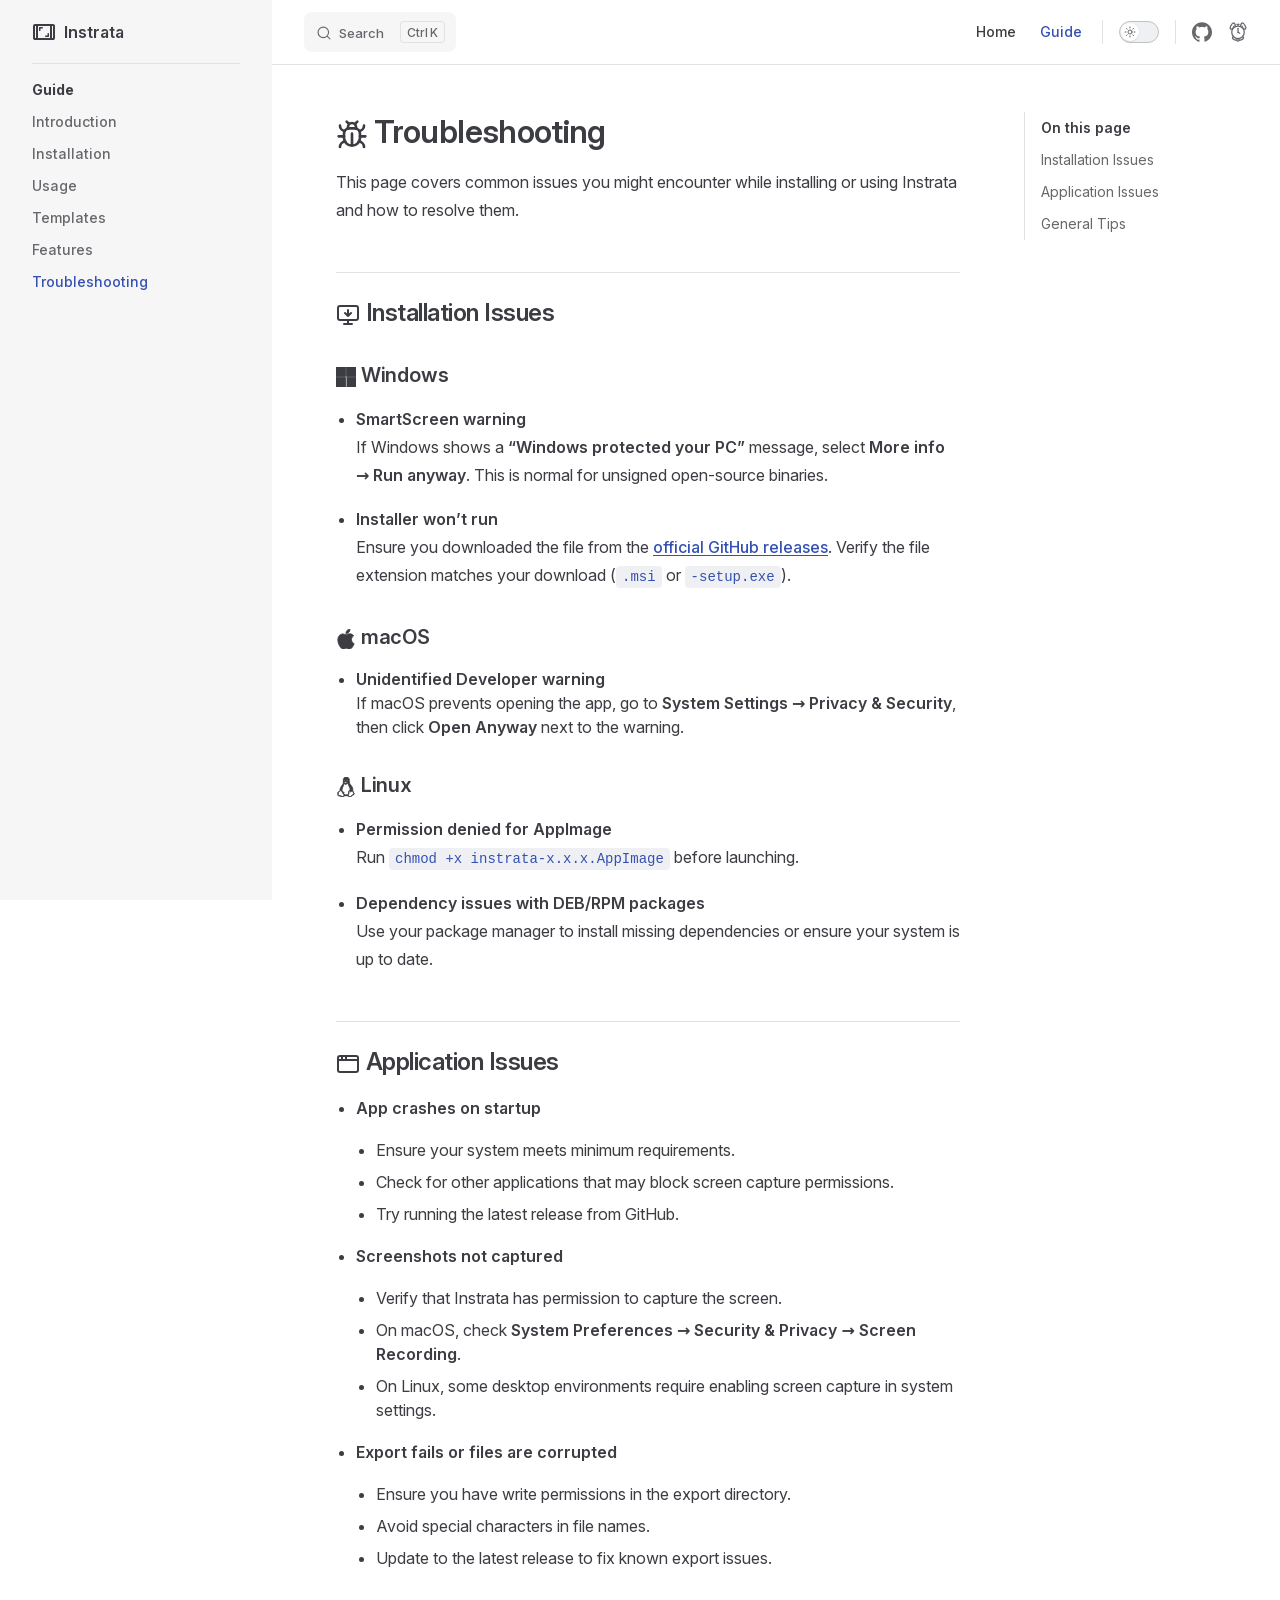
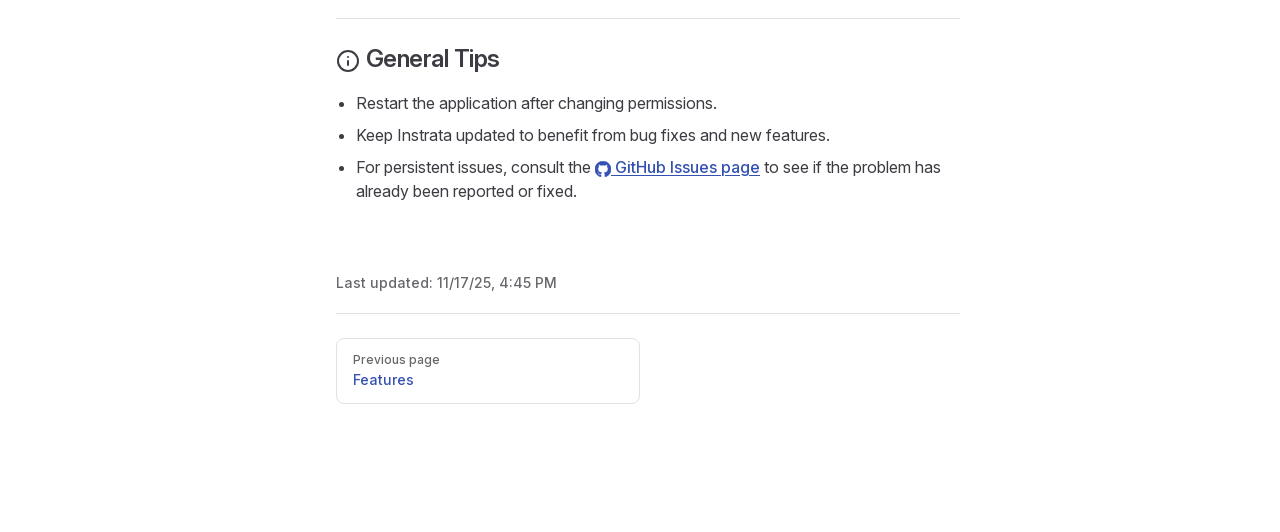
<file: guide/troubleshooting.html>
<!DOCTYPE html>
<html lang="en-US" dir="ltr">
  <head>
    <meta charset="utf-8">
    <meta name="viewport" content="width=device-width,initial-scale=1">
    <title>Troubleshooting | Instrata</title>
    <meta name="description" content="Instrata is a tool for creating step-by-step guides from automatic screenshots.">
    <meta name="generator" content="VitePress v1.6.4">
    <link rel="preload stylesheet" href="/assets/style.BBg1xXaR.css" as="style">
    <link rel="preload stylesheet" href="/vp-icons.css" as="style">
    <script type="module" src="/assets/chunks/metadata.37ecfa41.js"></script>
    <script type="module" src="/assets/app.CGATf47_.js"></script>
    <link rel="preload" href="/assets/inter-roman-latin.Di8DUHzh.woff2" as="font" type="font/woff2" crossorigin="">
    <link rel="modulepreload" href="/assets/chunks/theme.BFQtoBvM.js">
    <link rel="modulepreload" href="/assets/chunks/framework.B-XtCDNB.js">
    <link rel="modulepreload" href="/assets/guide_troubleshooting.md.BYLVHnU2.lean.js">
    <link rel="icon" type="image/svg+xml" href="/favicon.svg">
    <meta name="theme-color" content="#ffffff">
    <meta property="og:type" content="website">
    <meta property="og:locale" content="en">
    <meta property="og:title" content="Instrata">
    <meta property="og:site_name" content="Instrata">
    <meta property="og:image" content="https://instrata.github.io/og-image.png">
    <meta property="og:image:type" content="image/png">
    <meta property="og:url" content="https://instrata.github.io/">
    <meta name="google-site-verification" content="s-RFUyj8uPAfBi5liG2lNJMYw9dg6QuM2EPSH7DDKgc">
    <script id="check-dark-mode">(()=>{const e=localStorage.getItem("vitepress-theme-appearance")||"auto",a=window.matchMedia("(prefers-color-scheme: dark)").matches;(!e||e==="auto"?a:e==="dark")&&document.documentElement.classList.add("dark")})();</script>
    <script id="check-mac-os">document.documentElement.classList.toggle("mac",/Mac|iPhone|iPod|iPad/i.test(navigator.platform));</script>
  </head>
  <body>
    <div id="app"><div class="Layout" data-v-d8b57b2d><!--[--><!--]--><!--[--><span tabindex="-1" data-v-fcbfc0e0></span><a href="#VPContent" class="VPSkipLink visually-hidden" data-v-fcbfc0e0>Skip to content</a><!--]--><!----><header class="VPNav" data-v-d8b57b2d data-v-7ad780c2><div class="VPNavBar" data-v-7ad780c2 data-v-9fd4d1dd><div class="wrapper" data-v-9fd4d1dd><div class="container" data-v-9fd4d1dd><div class="title" data-v-9fd4d1dd><div class="VPNavBarTitle has-sidebar" data-v-9fd4d1dd data-v-9f43907a><a class="title" href="/" data-v-9f43907a><!--[--><!--]--><!--[--><!--[--><!--[--><img class="VPImage dark logo" src="/instrata-dark.svg" alt data-v-ab19afbb><!--]--><!--[--><img class="VPImage light logo" src="/instrata-light.svg" alt data-v-ab19afbb><!--]--><!--]--><!--]--><span data-v-9f43907a>Instrata</span><!--[--><!--]--></a></div></div><div class="content" data-v-9fd4d1dd><div class="content-body" data-v-9fd4d1dd><!--[--><!--]--><div class="VPNavBarSearch search" data-v-9fd4d1dd><!--[--><!----><div id="local-search"><button type="button" class="DocSearch DocSearch-Button" aria-label="Search"><span class="DocSearch-Button-Container"><span class="vp-icon DocSearch-Search-Icon"></span><span class="DocSearch-Button-Placeholder">Search</span></span><span class="DocSearch-Button-Keys"><kbd class="DocSearch-Button-Key"></kbd><kbd class="DocSearch-Button-Key">K</kbd></span></button></div><!--]--></div><nav aria-labelledby="main-nav-aria-label" class="VPNavBarMenu menu" data-v-9fd4d1dd data-v-afb2845e><span id="main-nav-aria-label" class="visually-hidden" data-v-afb2845e> Main Navigation </span><!--[--><!--[--><a class="VPLink link VPNavBarMenuLink" href="/" tabindex="0" data-v-afb2845e data-v-815115f5><!--[--><span data-v-815115f5>Home</span><!--]--></a><!--]--><!--[--><a class="VPLink link VPNavBarMenuLink active" href="/guide/introduction" tabindex="0" data-v-afb2845e data-v-815115f5><!--[--><span data-v-815115f5>Guide</span><!--]--></a><!--]--><!--]--></nav><!----><div class="VPNavBarAppearance appearance" data-v-9fd4d1dd data-v-3f90c1a5><button class="VPSwitch VPSwitchAppearance" type="button" role="switch" title aria-checked="false" data-v-3f90c1a5 data-v-be9742d9 data-v-b4ccac88><span class="check" data-v-b4ccac88><span class="icon" data-v-b4ccac88><!--[--><span class="vpi-sun sun" data-v-be9742d9></span><span class="vpi-moon moon" data-v-be9742d9></span><!--]--></span></span></button></div><div class="VPSocialLinks VPNavBarSocialLinks social-links" data-v-9fd4d1dd data-v-ef6192dc data-v-e71e869c><!--[--><a class="VPSocialLink no-icon" href="https://github.com/instrata/instrata" aria-label="github" target="_blank" rel="noopener" data-v-e71e869c data-v-60a9a2d3><span class="vpi-social-github"></span></a><a class="VPSocialLink no-icon" href="https://instrata.github.io/benchbark" aria-label target="_blank" rel="noopener" data-v-e71e869c data-v-60a9a2d3><svg xmlns="http://www.w3.org/2000/svg" width="24" height="24" fill="none" stroke="currentColor" stroke-width="2" viewBox="0 0 32 32" style="fill:none;"><circle cx="16" cy="16.5" r="10"/><circle cx="16" cy="28.5" r="1.997"/><path d="M13.736 3.236h4.528v.028h-4.528z" style="stroke-width:1.47164;stroke-linejoin:round" transform="translate(0 .5)"/><path d="M15.728 4.307h.505v.386h-.505z" style="stroke-width:1.6138" transform="translate(0 .5)"/><rect width=".112" height="6.612" x="15.944" y="9.944" ry="0" style="stroke-width:1.88771;stroke-linejoin:round"/><rect width=".208" height="3.208" x="6.199" y="-25.263" ry="0" style="stroke-width:1.79156;stroke-linejoin:round" transform="rotate(120)"/><path d="M8.581 23.354c-3.753 2.295.83 5.934 5.61 5.895M23.419 23.354c3.754 2.295-.83 5.934-5.61 5.895" style="stroke-width:2;stroke-linecap:butt;stroke-linejoin:round"/><path d="M12.022 6.469c-.95-4.437-1.422-4.93-3.006-4.97-2.573 0-7.015 7.951-5.01 9.529 3.006 2.397 5.611-4.56 5.611-4.56l.401.994M19.978 6.469c.95-4.437 1.422-4.93 3.006-4.97 2.573 0 7.015 7.951 5.01 9.529-3.006 2.397-5.611-4.56-5.611-4.56l-.401.994" style="stroke-width:1.99937;stroke-linecap:butt;stroke-linejoin:round"/></svg></a><!--]--></div><div class="VPFlyout VPNavBarExtra extra" data-v-9fd4d1dd data-v-f953d92f data-v-bfe7971f><button type="button" class="button" aria-haspopup="true" aria-expanded="false" aria-label="extra navigation" data-v-bfe7971f><span class="vpi-more-horizontal icon" data-v-bfe7971f></span></button><div class="menu" data-v-bfe7971f><div class="VPMenu" data-v-bfe7971f data-v-20ed86d6><!----><!--[--><!--[--><!----><div class="group" data-v-f953d92f><div class="item appearance" data-v-f953d92f><p class="label" data-v-f953d92f>Appearance</p><div class="appearance-action" data-v-f953d92f><button class="VPSwitch VPSwitchAppearance" type="button" role="switch" title aria-checked="false" data-v-f953d92f data-v-be9742d9 data-v-b4ccac88><span class="check" data-v-b4ccac88><span class="icon" data-v-b4ccac88><!--[--><span class="vpi-sun sun" data-v-be9742d9></span><span class="vpi-moon moon" data-v-be9742d9></span><!--]--></span></span></button></div></div></div><div class="group" data-v-f953d92f><div class="item social-links" data-v-f953d92f><div class="VPSocialLinks social-links-list" data-v-f953d92f data-v-e71e869c><!--[--><a class="VPSocialLink no-icon" href="https://github.com/instrata/instrata" aria-label="github" target="_blank" rel="noopener" data-v-e71e869c data-v-60a9a2d3><span class="vpi-social-github"></span></a><a class="VPSocialLink no-icon" href="https://instrata.github.io/benchbark" aria-label target="_blank" rel="noopener" data-v-e71e869c data-v-60a9a2d3><svg xmlns="http://www.w3.org/2000/svg" width="24" height="24" fill="none" stroke="currentColor" stroke-width="2" viewBox="0 0 32 32" style="fill:none;"><circle cx="16" cy="16.5" r="10"/><circle cx="16" cy="28.5" r="1.997"/><path d="M13.736 3.236h4.528v.028h-4.528z" style="stroke-width:1.47164;stroke-linejoin:round" transform="translate(0 .5)"/><path d="M15.728 4.307h.505v.386h-.505z" style="stroke-width:1.6138" transform="translate(0 .5)"/><rect width=".112" height="6.612" x="15.944" y="9.944" ry="0" style="stroke-width:1.88771;stroke-linejoin:round"/><rect width=".208" height="3.208" x="6.199" y="-25.263" ry="0" style="stroke-width:1.79156;stroke-linejoin:round" transform="rotate(120)"/><path d="M8.581 23.354c-3.753 2.295.83 5.934 5.61 5.895M23.419 23.354c3.754 2.295-.83 5.934-5.61 5.895" style="stroke-width:2;stroke-linecap:butt;stroke-linejoin:round"/><path d="M12.022 6.469c-.95-4.437-1.422-4.93-3.006-4.97-2.573 0-7.015 7.951-5.01 9.529 3.006 2.397 5.611-4.56 5.611-4.56l.401.994M19.978 6.469c.95-4.437 1.422-4.93 3.006-4.97 2.573 0 7.015 7.951 5.01 9.529-3.006 2.397-5.611-4.56-5.611-4.56l-.401.994" style="stroke-width:1.99937;stroke-linecap:butt;stroke-linejoin:round"/></svg></a><!--]--></div></div></div><!--]--><!--]--></div></div></div><!--[--><!--]--><button type="button" class="VPNavBarHamburger hamburger" aria-label="mobile navigation" aria-expanded="false" aria-controls="VPNavScreen" data-v-9fd4d1dd data-v-6bee1efd><span class="container" data-v-6bee1efd><span class="top" data-v-6bee1efd></span><span class="middle" data-v-6bee1efd></span><span class="bottom" data-v-6bee1efd></span></span></button></div></div></div></div><div class="divider" data-v-9fd4d1dd><div class="divider-line" data-v-9fd4d1dd></div></div></div><!----></header><div class="VPLocalNav has-sidebar empty" data-v-d8b57b2d data-v-2488c25a><div class="container" data-v-2488c25a><button class="menu" aria-expanded="false" aria-controls="VPSidebarNav" data-v-2488c25a><span class="vpi-align-left menu-icon" data-v-2488c25a></span><span class="menu-text" data-v-2488c25a>Menu</span></button><div class="VPLocalNavOutlineDropdown" style="--vp-vh:0px;" data-v-2488c25a data-v-6b867909><button data-v-6b867909>Return to top</button><!----></div></div></div><aside class="VPSidebar" data-v-d8b57b2d data-v-42c4c606><div class="curtain" data-v-42c4c606></div><nav class="nav" id="VPSidebarNav" aria-labelledby="sidebar-aria-label" tabindex="-1" data-v-42c4c606><span class="visually-hidden" id="sidebar-aria-label" data-v-42c4c606> Sidebar Navigation </span><!--[--><!--]--><!--[--><div class="no-transition group" data-v-51288d80><section class="VPSidebarItem level-0 has-active" data-v-51288d80 data-v-0009425e><div class="item" role="button" tabindex="0" data-v-0009425e><div class="indicator" data-v-0009425e></div><h2 class="text" data-v-0009425e>Guide</h2><!----></div><div class="items" data-v-0009425e><!--[--><div class="VPSidebarItem level-1 is-link" data-v-0009425e data-v-0009425e><div class="item" data-v-0009425e><div class="indicator" data-v-0009425e></div><a class="VPLink link link" href="/guide/introduction" data-v-0009425e><!--[--><p class="text" data-v-0009425e>Introduction</p><!--]--></a><!----></div><!----></div><div class="VPSidebarItem level-1 is-link" data-v-0009425e data-v-0009425e><div class="item" data-v-0009425e><div class="indicator" data-v-0009425e></div><a class="VPLink link link" href="/guide/installation" data-v-0009425e><!--[--><p class="text" data-v-0009425e>Installation</p><!--]--></a><!----></div><!----></div><div class="VPSidebarItem level-1 is-link" data-v-0009425e data-v-0009425e><div class="item" data-v-0009425e><div class="indicator" data-v-0009425e></div><a class="VPLink link link" href="/guide/usage" data-v-0009425e><!--[--><p class="text" data-v-0009425e>Usage</p><!--]--></a><!----></div><!----></div><div class="VPSidebarItem level-1 is-link" data-v-0009425e data-v-0009425e><div class="item" data-v-0009425e><div class="indicator" data-v-0009425e></div><a class="VPLink link link" href="/guide/templates" data-v-0009425e><!--[--><p class="text" data-v-0009425e>Templates</p><!--]--></a><!----></div><!----></div><div class="VPSidebarItem level-1 is-link" data-v-0009425e data-v-0009425e><div class="item" data-v-0009425e><div class="indicator" data-v-0009425e></div><a class="VPLink link link" href="/guide/features" data-v-0009425e><!--[--><p class="text" data-v-0009425e>Features</p><!--]--></a><!----></div><!----></div><div class="VPSidebarItem level-1 is-link" data-v-0009425e data-v-0009425e><div class="item" data-v-0009425e><div class="indicator" data-v-0009425e></div><a class="VPLink link link" href="/guide/troubleshooting" data-v-0009425e><!--[--><p class="text" data-v-0009425e>Troubleshooting</p><!--]--></a><!----></div><!----></div><!--]--></div></section></div><!--]--><!--[--><!--]--></nav></aside><div class="VPContent has-sidebar" id="VPContent" data-v-d8b57b2d data-v-9a6c75ad><div class="VPDoc has-sidebar has-aside" data-v-9a6c75ad data-v-e6f2a212><!--[--><!--]--><div class="container" data-v-e6f2a212><div class="aside" data-v-e6f2a212><div class="aside-curtain" data-v-e6f2a212></div><div class="aside-container" data-v-e6f2a212><div class="aside-content" data-v-e6f2a212><div class="VPDocAside" data-v-e6f2a212 data-v-cb998dce><!--[--><!--]--><!--[--><!--]--><nav aria-labelledby="doc-outline-aria-label" class="VPDocAsideOutline" data-v-cb998dce data-v-f610f197><div class="content" data-v-f610f197><div class="outline-marker" data-v-f610f197></div><div aria-level="2" class="outline-title" id="doc-outline-aria-label" role="heading" data-v-f610f197>On this page</div><ul class="VPDocOutlineItem root" data-v-f610f197 data-v-53c99d69><!--[--><!--]--></ul></div></nav><!--[--><!--]--><div class="spacer" data-v-cb998dce></div><!--[--><!--]--><!----><!--[--><!--]--><!--[--><!--]--></div></div></div></div><div class="content" data-v-e6f2a212><div class="content-container" data-v-e6f2a212><!--[--><!--]--><main class="main" data-v-e6f2a212><div style="position:relative;" class="vp-doc _guide_troubleshooting" data-v-e6f2a212><div><h1 id="troubleshooting" tabindex="-1"><svg xmlns="http://www.w3.org/2000/svg" class="icon" width="1em" height="1em" viewBox="0 0 24 24"><g fill="none" stroke="currentColor" stroke-linecap="round" stroke-linejoin="round" stroke-width="2"><path d="M12 20v-9m2-4a4 4 0 0 1 4 4v3a6 6 0 0 1-12 0v-3a4 4 0 0 1 4-4zm.12-3.12L16 2"></path><path d="M21 21a4 4 0 0 0-3.81-4M21 5a4 4 0 0 1-3.55 3.97M22 13h-4M3 21a4 4 0 0 1 3.81-4M3 5a4 4 0 0 0 3.55 3.97M6 13H2M8 2l1.88 1.88M9 7.13V6a3 3 0 1 1 6 0v1.13"></path></g></svg> Troubleshooting <a class="header-anchor" href="#troubleshooting" aria-label="Permalink to &quot;::bug:: Troubleshooting&quot;">​</a></h1><p>This page covers common issues you might encounter while installing or using Instrata and how to resolve them.</p><h2 id="installation-issues" tabindex="-1"><svg xmlns="http://www.w3.org/2000/svg" class="icon" width="1em" height="1em" viewBox="0 0 24 24"><g fill="none" stroke="currentColor" stroke-linecap="round" stroke-linejoin="round" stroke-width="2"><path d="M12 13V7m3 3l-3 3l-3-3"></path><rect width="20" height="14" x="2" y="3" rx="2"></rect><path d="M12 17v4m-4 0h8"></path></g></svg> Installation Issues <a class="header-anchor" href="#installation-issues" aria-label="Permalink to &quot;::monitor-down:: Installation Issues&quot;">​</a></h2><h3 id="windows" tabindex="-1"><svg xmlns="http://www.w3.org/2000/svg" class="icon" width="1em" height="1em" viewBox="0 0 24 24"><path fill="currentColor" d="M0 0h11.377v11.372H0Zm12.623 0H24v11.372H12.623ZM0 12.623h11.377V24H0Zm12.623 0H24V24H12.623"></path></svg> Windows <a class="header-anchor" href="#windows" aria-label="Permalink to &quot;::social/windows:: Windows&quot;">​</a></h3><ul><li><p><strong>SmartScreen warning</strong><br> If Windows shows a <strong>“Windows protected your PC”</strong> message, select <strong>More info → Run anyway</strong>. This is normal for unsigned open-source binaries.</p></li><li><p><strong>Installer won’t run</strong><br> Ensure you downloaded the file from the <a href="https://github.com/instrata/instrata/releases/latest" target="_blank" rel="noreferrer">official GitHub releases</a>. Verify the file extension matches your download (<code>.msi</code> or <code>-setup.exe</code>).</p></li></ul><h3 id="macos" tabindex="-1"><svg xmlns="http://www.w3.org/2000/svg" class="icon" width="1em" height="1em" viewBox="0 0 24 24"><path fill="currentColor" d="M12.152 6.896c-.948 0-2.415-1.078-3.96-1.04c-2.04.027-3.91 1.183-4.961 3.014c-2.117 3.675-.546 9.103 1.519 12.09c1.013 1.454 2.208 3.09 3.792 3.039c1.52-.065 2.09-.987 3.935-.987c1.831 0 2.35.987 3.96.948c1.637-.026 2.676-1.48 3.676-2.948c1.156-1.688 1.636-3.325 1.662-3.415c-.039-.013-3.182-1.221-3.22-4.857c-.026-3.04 2.48-4.494 2.597-4.559c-1.429-2.09-3.623-2.324-4.39-2.376c-2-.156-3.675 1.09-4.61 1.09zM15.53 3.83c.843-1.012 1.4-2.427 1.245-3.83c-1.207.052-2.662.805-3.532 1.818c-.78.896-1.454 2.338-1.273 3.714c1.338.104 2.715-.688 3.559-1.701"></path></svg> macOS <a class="header-anchor" href="#macos" aria-label="Permalink to &quot;::social/apple:: macOS&quot;">​</a></h3><ul><li><strong>Unidentified Developer warning</strong><br> If macOS prevents opening the app, go to <strong>System Settings → Privacy &amp; Security</strong>, then click <strong>Open Anyway</strong> next to the warning.</li></ul><h3 id="linux" tabindex="-1"><svg xmlns="http://www.w3.org/2000/svg" class="icon" width="1em" height="1em" viewBox="0 0 24 24"><path fill="currentColor" d="M12.504 0q-.232 0-.48.021c-4.226.333-3.105 4.807-3.17 6.298c-.076 1.092-.3 1.953-1.05 3.02c-.885 1.051-2.127 2.75-2.716 4.521c-.278.832-.41 1.684-.287 2.489a.4.4 0 0 0-.11.135c-.26.268-.45.6-.663.839c-.199.199-.485.267-.797.4c-.313.136-.658.269-.864.68c-.09.189-.136.394-.132.602c0 .199.027.4.055.536c.058.399.116.728.04.97c-.249.68-.28 1.145-.106 1.484c.174.334.535.47.94.601c.81.2 1.91.135 2.774.6c.926.466 1.866.67 2.616.47c.526-.116.97-.464 1.208-.946c.587-.003 1.23-.269 2.26-.334c.699-.058 1.574.267 2.577.2c.025.134.063.198.114.333l.003.003c.391.778 1.113 1.132 1.884 1.071s1.592-.536 2.257-1.306c.631-.765 1.683-1.084 2.378-1.503c.348-.199.629-.469.649-.853c.023-.4-.2-.811-.714-1.376v-.097l-.003-.003c-.17-.2-.25-.535-.338-.926c-.085-.401-.182-.786-.492-1.046h-.003c-.059-.054-.123-.067-.188-.135a.36.36 0 0 0-.19-.064c.431-1.278.264-2.55-.173-3.694c-.533-1.41-1.465-2.638-2.175-3.483c-.796-1.005-1.576-1.957-1.56-3.368c.026-2.152.236-6.133-3.544-6.139m.529 3.405h.013c.213 0 .396.062.584.198c.19.135.33.332.438.533c.105.259.158.459.166.724c0-.02.006-.04.006-.06v.105l-.004-.021l-.004-.024a1.8 1.8 0 0 1-.15.706a.95.95 0 0 1-.213.335a1 1 0 0 0-.088-.042c-.104-.045-.198-.064-.284-.133a1.3 1.3 0 0 0-.22-.066c.05-.06.146-.133.183-.198q.08-.193.088-.402v-.02a1.2 1.2 0 0 0-.061-.4c-.045-.134-.101-.2-.183-.333c-.084-.066-.167-.132-.267-.132h-.016c-.093 0-.176.03-.262.132a.8.8 0 0 0-.205.334a1.2 1.2 0 0 0-.09.4v.019q.002.134.02.267c-.193-.067-.438-.135-.607-.202a2 2 0 0 1-.018-.2v-.02a1.8 1.8 0 0 1 .15-.768a1.08 1.08 0 0 1 .43-.533a1 1 0 0 1 .594-.2zm-2.962.059h.036c.142 0 .27.048.399.135c.146.129.264.288.344.465c.09.199.14.4.153.667v.004c.007.134.006.2-.002.266v.08c-.03.007-.056.018-.083.024c-.152.055-.274.135-.393.2q.018-.136.003-.267v-.015c-.012-.133-.04-.2-.082-.333a.6.6 0 0 0-.166-.267a.25.25 0 0 0-.183-.064h-.021c-.071.006-.13.04-.186.132a.55.55 0 0 0-.12.27a1 1 0 0 0-.023.33v.015c.012.135.037.2.08.334c.046.134.098.2.166.268q.014.014.034.024c-.07.057-.117.07-.176.136a.3.3 0 0 1-.131.068a2.6 2.6 0 0 1-.275-.402a1.8 1.8 0 0 1-.155-.667a1.8 1.8 0 0 1 .08-.668a1.4 1.4 0 0 1 .283-.535c.128-.133.26-.2.418-.2m1.37 1.706c.332 0 .733.065 1.216.399c.293.2.523.269 1.052.468h.003c.255.136.405.266.478.399v-.131a.57.57 0 0 1 .016.47c-.123.31-.516.643-1.063.842v.002c-.268.135-.501.333-.775.465c-.276.135-.588.292-1.012.267a1.1 1.1 0 0 1-.448-.067a4 4 0 0 1-.322-.198c-.195-.135-.363-.332-.612-.465v-.005h-.005c-.4-.246-.616-.512-.686-.71q-.104-.403.193-.6c.224-.135.38-.271.483-.336c.104-.074.143-.102.176-.131h.002v-.003c.169-.202.436-.47.839-.601c.139-.036.294-.065.466-.065zm2.8 2.142c.358 1.417 1.196 3.475 1.735 4.473c.286.534.855 1.659 1.102 3.024c.156-.005.33.018.513.064c.646-1.671-.546-3.467-1.089-3.966c-.22-.2-.232-.335-.123-.335c.59.534 1.365 1.572 1.646 2.757c.13.535.16 1.104.021 1.67c.067.028.135.06.205.067c1.032.534 1.413.938 1.23 1.537v-.043c-.06-.003-.12 0-.18 0h-.016c.151-.467-.182-.825-1.065-1.224c-.915-.4-1.646-.336-1.77.465c-.008.043-.013.066-.018.135c-.068.023-.139.053-.209.064c-.43.268-.662.669-.793 1.187c-.13.533-.17 1.156-.205 1.869v.003c-.02.334-.17.838-.319 1.35c-1.5 1.072-3.58 1.538-5.348.334a2.7 2.7 0 0 0-.402-.533a1.5 1.5 0 0 0-.275-.333c.182 0 .338-.03.465-.067a.62.62 0 0 0 .314-.334c.108-.267 0-.697-.345-1.163s-.931-.995-1.788-1.521c-.63-.4-.986-.87-1.15-1.396c-.165-.534-.143-1.085-.015-1.645c.245-1.07.873-2.11 1.274-2.763c.107-.065.037.135-.408.974c-.396.751-1.14 2.497-.122 3.854a8.1 8.1 0 0 1 .647-2.876c.564-1.278 1.743-3.504 1.836-5.268c.048.036.217.135.289.202c.218.133.38.333.59.465c.21.201.477.335.876.335q.058.005.11.006c.412 0 .73-.134.997-.268c.29-.134.52-.334.74-.4h.005c.467-.135.835-.402 1.044-.7zm2.185 8.958c.037.6.343 1.245.882 1.377c.588.134 1.434-.333 1.791-.765l.211-.01c.315-.007.577.01.847.268l.003.003c.208.199.305.53.391.876c.085.4.154.78.409 1.066c.486.527.645.906.636 1.14l.003-.007v.018l-.003-.012c-.015.262-.185.396-.498.595c-.63.401-1.746.712-2.457 1.57c-.618.737-1.37 1.14-2.036 1.191c-.664.053-1.237-.2-1.574-.898l-.005-.003c-.21-.4-.12-1.025.056-1.69c.176-.668.428-1.344.463-1.897c.037-.714.076-1.335.195-1.814c.12-.465.308-.797.641-.984l.045-.022zm-10.814.049h.01q.08 0 .157.014c.376.055.706.333 1.023.752l.91 1.664l.003.003c.243.533.754 1.064 1.189 1.637c.434.598.77 1.131.729 1.57v.006c-.057.744-.48 1.148-1.125 1.294c-.645.135-1.52.002-2.395-.464c-.968-.536-2.118-.469-2.857-.602q-.553-.1-.723-.4c-.11-.2-.113-.602.123-1.23v-.004l.002-.003c.117-.334.03-.752-.027-1.118c-.055-.401-.083-.71.043-.94c.16-.334.396-.4.69-.533c.294-.135.64-.202.915-.47h.002v-.002c.256-.268.445-.601.668-.838c.19-.201.38-.336.663-.336m7.159-9.074c-.435.201-.945.535-1.488.535c-.542 0-.97-.267-1.28-.466c-.154-.134-.28-.268-.373-.335c-.164-.134-.144-.333-.074-.333c.109.016.129.134.199.2c.096.066.215.2.36.333c.292.2.68.467 1.167.467c.485 0 1.053-.267 1.398-.466c.195-.135.445-.334.648-.467c.156-.136.149-.267.279-.267c.128.016.034.134-.147.332a8 8 0 0 1-.69.468zm-1.082-1.583V5.64c-.006-.02.013-.042.029-.05c.074-.043.18-.027.26.004c.063 0 .16.067.15.135c-.006.049-.085.066-.135.066c-.055 0-.092-.043-.141-.068c-.052-.018-.146-.008-.163-.065m-.551 0c-.02.058-.113.049-.166.066c-.047.025-.086.068-.14.068c-.05 0-.13-.02-.136-.068c-.01-.066.088-.133.15-.133c.08-.031.184-.047.259-.005c.019.009.036.03.03.05v.02h.003z"></path></svg> Linux <a class="header-anchor" href="#linux" aria-label="Permalink to &quot;::social/linux:: Linux&quot;">​</a></h3><ul><li><p><strong>Permission denied for AppImage</strong><br> Run <code>chmod +x instrata-x.x.x.AppImage</code> before launching.</p></li><li><p><strong>Dependency issues with DEB/RPM packages</strong><br> Use your package manager to install missing dependencies or ensure your system is up to date.</p></li></ul><h2 id="application-issues" tabindex="-1"><svg xmlns="http://www.w3.org/2000/svg" class="icon" width="1em" height="1em" viewBox="0 0 24 24"><g fill="none" stroke="currentColor" stroke-linecap="round" stroke-linejoin="round" stroke-width="2"><rect width="20" height="16" x="2" y="4" rx="2"></rect><path d="M10 4v4M2 8h20M6 4v4"></path></g></svg> Application Issues <a class="header-anchor" href="#application-issues" aria-label="Permalink to &quot;::app-window:: Application Issues&quot;">​</a></h2><ul><li><p><strong>App crashes on startup</strong></p><ul><li>Ensure your system meets minimum requirements.</li><li>Check for other applications that may block screen capture permissions.</li><li>Try running the latest release from GitHub.</li></ul></li><li><p><strong>Screenshots not captured</strong></p><ul><li>Verify that Instrata has permission to capture the screen.</li><li>On macOS, check <strong>System Preferences → Security &amp; Privacy → Screen Recording</strong>.</li><li>On Linux, some desktop environments require enabling screen capture in system settings.</li></ul></li><li><p><strong>Export fails or files are corrupted</strong></p><ul><li>Ensure you have write permissions in the export directory.</li><li>Avoid special characters in file names.</li><li>Update to the latest release to fix known export issues.</li></ul></li></ul><h2 id="general-tips" tabindex="-1"><svg xmlns="http://www.w3.org/2000/svg" class="icon" width="1em" height="1em" viewBox="0 0 24 24"><g fill="none" stroke="currentColor" stroke-linecap="round" stroke-linejoin="round" stroke-width="2"><circle cx="12" cy="12" r="10"></circle><path d="M12 16v-4m0-4h.01"></path></g></svg> General Tips <a class="header-anchor" href="#general-tips" aria-label="Permalink to &quot;::info:: General Tips&quot;">​</a></h2><ul><li>Restart the application after changing permissions.</li><li>Keep Instrata updated to benefit from bug fixes and new features.</li><li>For persistent issues, consult the <a href="https://github.com/instrata/instrata/issues" target="_blank" rel="noreferrer"><svg xmlns="http://www.w3.org/2000/svg" class="icon" width="1em" height="1em" viewBox="0 0 24 24"><path fill="currentColor" d="M12 .297c-6.63 0-12 5.373-12 12c0 5.303 3.438 9.8 8.205 11.385c.6.113.82-.258.82-.577c0-.285-.01-1.04-.015-2.04c-3.338.724-4.042-1.61-4.042-1.61C4.422 18.07 3.633 17.7 3.633 17.7c-1.087-.744.084-.729.084-.729c1.205.084 1.838 1.236 1.838 1.236c1.07 1.835 2.809 1.305 3.495.998c.108-.776.417-1.305.76-1.605c-2.665-.3-5.466-1.332-5.466-5.93c0-1.31.465-2.38 1.235-3.22c-.135-.303-.54-1.523.105-3.176c0 0 1.005-.322 3.3 1.23c.96-.267 1.98-.399 3-.405c1.02.006 2.04.138 3 .405c2.28-1.552 3.285-1.23 3.285-1.23c.645 1.653.24 2.873.12 3.176c.765.84 1.23 1.91 1.23 3.22c0 4.61-2.805 5.625-5.475 5.92c.42.36.81 1.096.81 2.22c0 1.606-.015 2.896-.015 3.286c0 .315.21.69.825.57C20.565 22.092 24 17.592 24 12.297c0-6.627-5.373-12-12-12"></path></svg> GitHub Issues page</a> to see if the problem has already been reported or fixed.</li></ul></div></div></main><footer class="VPDocFooter" data-v-e6f2a212 data-v-1bcd8184><!--[--><!--]--><div class="edit-info" data-v-1bcd8184><!----><div class="last-updated" data-v-1bcd8184><p class="VPLastUpdated" data-v-1bcd8184 data-v-1bb0c8a8>Last updated: <time datetime="2025-11-17T16:45:48.000Z" data-v-1bb0c8a8></time></p></div></div><nav class="prev-next" aria-labelledby="doc-footer-aria-label" data-v-1bcd8184><span class="visually-hidden" id="doc-footer-aria-label" data-v-1bcd8184>Pager</span><div class="pager" data-v-1bcd8184><a class="VPLink link pager-link prev" href="/guide/features" data-v-1bcd8184><!--[--><span class="desc" data-v-1bcd8184>Previous page</span><span class="title" data-v-1bcd8184>Features</span><!--]--></a></div><div class="pager" data-v-1bcd8184><!----></div></nav></footer><!--[--><!--]--></div></div></div><!--[--><!--]--></div></div><footer class="VPFooter has-sidebar" data-v-d8b57b2d data-v-566314d4><div class="container" data-v-566314d4><!----><p class="copyright" data-v-566314d4>Copyright © 2025-present <a href='https://github.com/instrata/' target="_blank" rel="noopener noreferrer">Instrata</a></p></div></footer><!--[--><!--]--></div></div>
    
    
  </body>
</html>
</file>
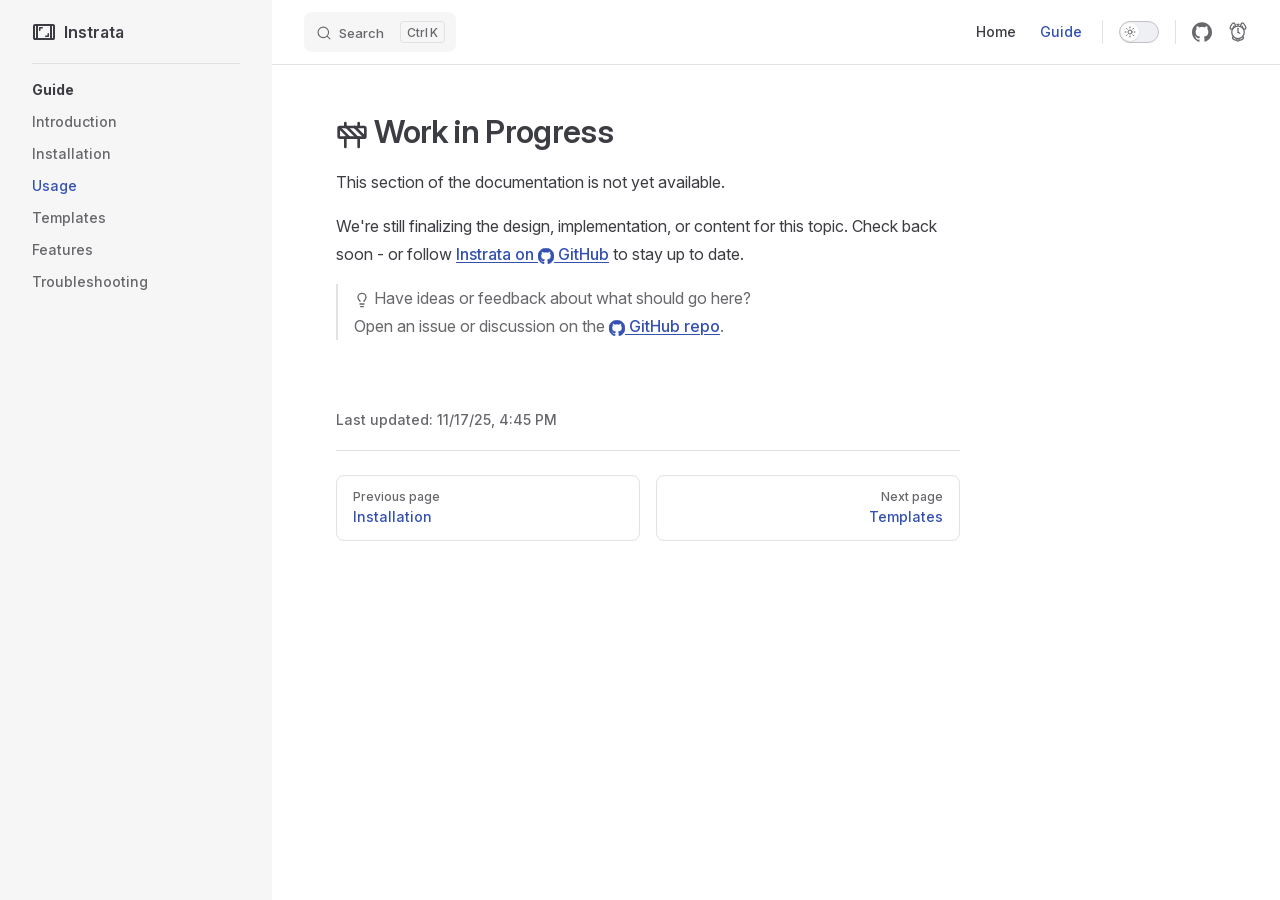
<file: guide/usage.html>
<!DOCTYPE html>
<html lang="en-US" dir="ltr">
  <head>
    <meta charset="utf-8">
    <meta name="viewport" content="width=device-width,initial-scale=1">
    <title>Work in Progress | Instrata</title>
    <meta name="description" content="Instrata is a tool for creating step-by-step guides from automatic screenshots.">
    <meta name="generator" content="VitePress v1.6.4">
    <link rel="preload stylesheet" href="/assets/style.BBg1xXaR.css" as="style">
    <link rel="preload stylesheet" href="/vp-icons.css" as="style">
    <script type="module" src="/assets/chunks/metadata.37ecfa41.js"></script>
    <script type="module" src="/assets/app.CGATf47_.js"></script>
    <link rel="preload" href="/assets/inter-roman-latin.Di8DUHzh.woff2" as="font" type="font/woff2" crossorigin="">
    <link rel="modulepreload" href="/assets/chunks/theme.BFQtoBvM.js">
    <link rel="modulepreload" href="/assets/chunks/framework.B-XtCDNB.js">
    <link rel="modulepreload" href="/assets/guide_usage.md.7wtlZTbc.lean.js">
    <link rel="icon" type="image/svg+xml" href="/favicon.svg">
    <meta name="theme-color" content="#ffffff">
    <meta property="og:type" content="website">
    <meta property="og:locale" content="en">
    <meta property="og:title" content="Instrata">
    <meta property="og:site_name" content="Instrata">
    <meta property="og:image" content="https://instrata.github.io/og-image.png">
    <meta property="og:image:type" content="image/png">
    <meta property="og:url" content="https://instrata.github.io/">
    <meta name="google-site-verification" content="s-RFUyj8uPAfBi5liG2lNJMYw9dg6QuM2EPSH7DDKgc">
    <script id="check-dark-mode">(()=>{const e=localStorage.getItem("vitepress-theme-appearance")||"auto",a=window.matchMedia("(prefers-color-scheme: dark)").matches;(!e||e==="auto"?a:e==="dark")&&document.documentElement.classList.add("dark")})();</script>
    <script id="check-mac-os">document.documentElement.classList.toggle("mac",/Mac|iPhone|iPod|iPad/i.test(navigator.platform));</script>
  </head>
  <body>
    <div id="app"><div class="Layout" data-v-d8b57b2d><!--[--><!--]--><!--[--><span tabindex="-1" data-v-fcbfc0e0></span><a href="#VPContent" class="VPSkipLink visually-hidden" data-v-fcbfc0e0>Skip to content</a><!--]--><!----><header class="VPNav" data-v-d8b57b2d data-v-7ad780c2><div class="VPNavBar" data-v-7ad780c2 data-v-9fd4d1dd><div class="wrapper" data-v-9fd4d1dd><div class="container" data-v-9fd4d1dd><div class="title" data-v-9fd4d1dd><div class="VPNavBarTitle has-sidebar" data-v-9fd4d1dd data-v-9f43907a><a class="title" href="/" data-v-9f43907a><!--[--><!--]--><!--[--><!--[--><!--[--><img class="VPImage dark logo" src="/instrata-dark.svg" alt data-v-ab19afbb><!--]--><!--[--><img class="VPImage light logo" src="/instrata-light.svg" alt data-v-ab19afbb><!--]--><!--]--><!--]--><span data-v-9f43907a>Instrata</span><!--[--><!--]--></a></div></div><div class="content" data-v-9fd4d1dd><div class="content-body" data-v-9fd4d1dd><!--[--><!--]--><div class="VPNavBarSearch search" data-v-9fd4d1dd><!--[--><!----><div id="local-search"><button type="button" class="DocSearch DocSearch-Button" aria-label="Search"><span class="DocSearch-Button-Container"><span class="vp-icon DocSearch-Search-Icon"></span><span class="DocSearch-Button-Placeholder">Search</span></span><span class="DocSearch-Button-Keys"><kbd class="DocSearch-Button-Key"></kbd><kbd class="DocSearch-Button-Key">K</kbd></span></button></div><!--]--></div><nav aria-labelledby="main-nav-aria-label" class="VPNavBarMenu menu" data-v-9fd4d1dd data-v-afb2845e><span id="main-nav-aria-label" class="visually-hidden" data-v-afb2845e> Main Navigation </span><!--[--><!--[--><a class="VPLink link VPNavBarMenuLink" href="/" tabindex="0" data-v-afb2845e data-v-815115f5><!--[--><span data-v-815115f5>Home</span><!--]--></a><!--]--><!--[--><a class="VPLink link VPNavBarMenuLink active" href="/guide/introduction" tabindex="0" data-v-afb2845e data-v-815115f5><!--[--><span data-v-815115f5>Guide</span><!--]--></a><!--]--><!--]--></nav><!----><div class="VPNavBarAppearance appearance" data-v-9fd4d1dd data-v-3f90c1a5><button class="VPSwitch VPSwitchAppearance" type="button" role="switch" title aria-checked="false" data-v-3f90c1a5 data-v-be9742d9 data-v-b4ccac88><span class="check" data-v-b4ccac88><span class="icon" data-v-b4ccac88><!--[--><span class="vpi-sun sun" data-v-be9742d9></span><span class="vpi-moon moon" data-v-be9742d9></span><!--]--></span></span></button></div><div class="VPSocialLinks VPNavBarSocialLinks social-links" data-v-9fd4d1dd data-v-ef6192dc data-v-e71e869c><!--[--><a class="VPSocialLink no-icon" href="https://github.com/instrata/instrata" aria-label="github" target="_blank" rel="noopener" data-v-e71e869c data-v-60a9a2d3><span class="vpi-social-github"></span></a><a class="VPSocialLink no-icon" href="https://instrata.github.io/benchbark" aria-label target="_blank" rel="noopener" data-v-e71e869c data-v-60a9a2d3><svg xmlns="http://www.w3.org/2000/svg" width="24" height="24" fill="none" stroke="currentColor" stroke-width="2" viewBox="0 0 32 32" style="fill:none;"><circle cx="16" cy="16.5" r="10"/><circle cx="16" cy="28.5" r="1.997"/><path d="M13.736 3.236h4.528v.028h-4.528z" style="stroke-width:1.47164;stroke-linejoin:round" transform="translate(0 .5)"/><path d="M15.728 4.307h.505v.386h-.505z" style="stroke-width:1.6138" transform="translate(0 .5)"/><rect width=".112" height="6.612" x="15.944" y="9.944" ry="0" style="stroke-width:1.88771;stroke-linejoin:round"/><rect width=".208" height="3.208" x="6.199" y="-25.263" ry="0" style="stroke-width:1.79156;stroke-linejoin:round" transform="rotate(120)"/><path d="M8.581 23.354c-3.753 2.295.83 5.934 5.61 5.895M23.419 23.354c3.754 2.295-.83 5.934-5.61 5.895" style="stroke-width:2;stroke-linecap:butt;stroke-linejoin:round"/><path d="M12.022 6.469c-.95-4.437-1.422-4.93-3.006-4.97-2.573 0-7.015 7.951-5.01 9.529 3.006 2.397 5.611-4.56 5.611-4.56l.401.994M19.978 6.469c.95-4.437 1.422-4.93 3.006-4.97 2.573 0 7.015 7.951 5.01 9.529-3.006 2.397-5.611-4.56-5.611-4.56l-.401.994" style="stroke-width:1.99937;stroke-linecap:butt;stroke-linejoin:round"/></svg></a><!--]--></div><div class="VPFlyout VPNavBarExtra extra" data-v-9fd4d1dd data-v-f953d92f data-v-bfe7971f><button type="button" class="button" aria-haspopup="true" aria-expanded="false" aria-label="extra navigation" data-v-bfe7971f><span class="vpi-more-horizontal icon" data-v-bfe7971f></span></button><div class="menu" data-v-bfe7971f><div class="VPMenu" data-v-bfe7971f data-v-20ed86d6><!----><!--[--><!--[--><!----><div class="group" data-v-f953d92f><div class="item appearance" data-v-f953d92f><p class="label" data-v-f953d92f>Appearance</p><div class="appearance-action" data-v-f953d92f><button class="VPSwitch VPSwitchAppearance" type="button" role="switch" title aria-checked="false" data-v-f953d92f data-v-be9742d9 data-v-b4ccac88><span class="check" data-v-b4ccac88><span class="icon" data-v-b4ccac88><!--[--><span class="vpi-sun sun" data-v-be9742d9></span><span class="vpi-moon moon" data-v-be9742d9></span><!--]--></span></span></button></div></div></div><div class="group" data-v-f953d92f><div class="item social-links" data-v-f953d92f><div class="VPSocialLinks social-links-list" data-v-f953d92f data-v-e71e869c><!--[--><a class="VPSocialLink no-icon" href="https://github.com/instrata/instrata" aria-label="github" target="_blank" rel="noopener" data-v-e71e869c data-v-60a9a2d3><span class="vpi-social-github"></span></a><a class="VPSocialLink no-icon" href="https://instrata.github.io/benchbark" aria-label target="_blank" rel="noopener" data-v-e71e869c data-v-60a9a2d3><svg xmlns="http://www.w3.org/2000/svg" width="24" height="24" fill="none" stroke="currentColor" stroke-width="2" viewBox="0 0 32 32" style="fill:none;"><circle cx="16" cy="16.5" r="10"/><circle cx="16" cy="28.5" r="1.997"/><path d="M13.736 3.236h4.528v.028h-4.528z" style="stroke-width:1.47164;stroke-linejoin:round" transform="translate(0 .5)"/><path d="M15.728 4.307h.505v.386h-.505z" style="stroke-width:1.6138" transform="translate(0 .5)"/><rect width=".112" height="6.612" x="15.944" y="9.944" ry="0" style="stroke-width:1.88771;stroke-linejoin:round"/><rect width=".208" height="3.208" x="6.199" y="-25.263" ry="0" style="stroke-width:1.79156;stroke-linejoin:round" transform="rotate(120)"/><path d="M8.581 23.354c-3.753 2.295.83 5.934 5.61 5.895M23.419 23.354c3.754 2.295-.83 5.934-5.61 5.895" style="stroke-width:2;stroke-linecap:butt;stroke-linejoin:round"/><path d="M12.022 6.469c-.95-4.437-1.422-4.93-3.006-4.97-2.573 0-7.015 7.951-5.01 9.529 3.006 2.397 5.611-4.56 5.611-4.56l.401.994M19.978 6.469c.95-4.437 1.422-4.93 3.006-4.97 2.573 0 7.015 7.951 5.01 9.529-3.006 2.397-5.611-4.56-5.611-4.56l-.401.994" style="stroke-width:1.99937;stroke-linecap:butt;stroke-linejoin:round"/></svg></a><!--]--></div></div></div><!--]--><!--]--></div></div></div><!--[--><!--]--><button type="button" class="VPNavBarHamburger hamburger" aria-label="mobile navigation" aria-expanded="false" aria-controls="VPNavScreen" data-v-9fd4d1dd data-v-6bee1efd><span class="container" data-v-6bee1efd><span class="top" data-v-6bee1efd></span><span class="middle" data-v-6bee1efd></span><span class="bottom" data-v-6bee1efd></span></span></button></div></div></div></div><div class="divider" data-v-9fd4d1dd><div class="divider-line" data-v-9fd4d1dd></div></div></div><!----></header><div class="VPLocalNav has-sidebar empty" data-v-d8b57b2d data-v-2488c25a><div class="container" data-v-2488c25a><button class="menu" aria-expanded="false" aria-controls="VPSidebarNav" data-v-2488c25a><span class="vpi-align-left menu-icon" data-v-2488c25a></span><span class="menu-text" data-v-2488c25a>Menu</span></button><div class="VPLocalNavOutlineDropdown" style="--vp-vh:0px;" data-v-2488c25a data-v-6b867909><button data-v-6b867909>Return to top</button><!----></div></div></div><aside class="VPSidebar" data-v-d8b57b2d data-v-42c4c606><div class="curtain" data-v-42c4c606></div><nav class="nav" id="VPSidebarNav" aria-labelledby="sidebar-aria-label" tabindex="-1" data-v-42c4c606><span class="visually-hidden" id="sidebar-aria-label" data-v-42c4c606> Sidebar Navigation </span><!--[--><!--]--><!--[--><div class="no-transition group" data-v-51288d80><section class="VPSidebarItem level-0 has-active" data-v-51288d80 data-v-0009425e><div class="item" role="button" tabindex="0" data-v-0009425e><div class="indicator" data-v-0009425e></div><h2 class="text" data-v-0009425e>Guide</h2><!----></div><div class="items" data-v-0009425e><!--[--><div class="VPSidebarItem level-1 is-link" data-v-0009425e data-v-0009425e><div class="item" data-v-0009425e><div class="indicator" data-v-0009425e></div><a class="VPLink link link" href="/guide/introduction" data-v-0009425e><!--[--><p class="text" data-v-0009425e>Introduction</p><!--]--></a><!----></div><!----></div><div class="VPSidebarItem level-1 is-link" data-v-0009425e data-v-0009425e><div class="item" data-v-0009425e><div class="indicator" data-v-0009425e></div><a class="VPLink link link" href="/guide/installation" data-v-0009425e><!--[--><p class="text" data-v-0009425e>Installation</p><!--]--></a><!----></div><!----></div><div class="VPSidebarItem level-1 is-link" data-v-0009425e data-v-0009425e><div class="item" data-v-0009425e><div class="indicator" data-v-0009425e></div><a class="VPLink link link" href="/guide/usage" data-v-0009425e><!--[--><p class="text" data-v-0009425e>Usage</p><!--]--></a><!----></div><!----></div><div class="VPSidebarItem level-1 is-link" data-v-0009425e data-v-0009425e><div class="item" data-v-0009425e><div class="indicator" data-v-0009425e></div><a class="VPLink link link" href="/guide/templates" data-v-0009425e><!--[--><p class="text" data-v-0009425e>Templates</p><!--]--></a><!----></div><!----></div><div class="VPSidebarItem level-1 is-link" data-v-0009425e data-v-0009425e><div class="item" data-v-0009425e><div class="indicator" data-v-0009425e></div><a class="VPLink link link" href="/guide/features" data-v-0009425e><!--[--><p class="text" data-v-0009425e>Features</p><!--]--></a><!----></div><!----></div><div class="VPSidebarItem level-1 is-link" data-v-0009425e data-v-0009425e><div class="item" data-v-0009425e><div class="indicator" data-v-0009425e></div><a class="VPLink link link" href="/guide/troubleshooting" data-v-0009425e><!--[--><p class="text" data-v-0009425e>Troubleshooting</p><!--]--></a><!----></div><!----></div><!--]--></div></section></div><!--]--><!--[--><!--]--></nav></aside><div class="VPContent has-sidebar" id="VPContent" data-v-d8b57b2d data-v-9a6c75ad><div class="VPDoc has-sidebar has-aside" data-v-9a6c75ad data-v-e6f2a212><!--[--><!--]--><div class="container" data-v-e6f2a212><div class="aside" data-v-e6f2a212><div class="aside-curtain" data-v-e6f2a212></div><div class="aside-container" data-v-e6f2a212><div class="aside-content" data-v-e6f2a212><div class="VPDocAside" data-v-e6f2a212 data-v-cb998dce><!--[--><!--]--><!--[--><!--]--><nav aria-labelledby="doc-outline-aria-label" class="VPDocAsideOutline" data-v-cb998dce data-v-f610f197><div class="content" data-v-f610f197><div class="outline-marker" data-v-f610f197></div><div aria-level="2" class="outline-title" id="doc-outline-aria-label" role="heading" data-v-f610f197>On this page</div><ul class="VPDocOutlineItem root" data-v-f610f197 data-v-53c99d69><!--[--><!--]--></ul></div></nav><!--[--><!--]--><div class="spacer" data-v-cb998dce></div><!--[--><!--]--><!----><!--[--><!--]--><!--[--><!--]--></div></div></div></div><div class="content" data-v-e6f2a212><div class="content-container" data-v-e6f2a212><!--[--><!--]--><main class="main" data-v-e6f2a212><div style="position:relative;" class="vp-doc _guide_usage" data-v-e6f2a212><div><h1 id="work-in-progress" tabindex="-1"><svg xmlns="http://www.w3.org/2000/svg" class="icon" width="1em" height="1em" viewBox="0 0 24 24"><g fill="none" stroke="currentColor" stroke-linecap="round" stroke-linejoin="round" stroke-width="2"><rect width="20" height="8" x="2" y="6" rx="1"></rect><path d="M17 14v7M7 14v7M17 3v3M7 3v3m3 8L2.3 6.3M14 6l7.7 7.7M8 6l8 8"></path></g></svg> Work in Progress <a class="header-anchor" href="#work-in-progress" aria-label="Permalink to &quot;::construction:: Work in Progress&quot;">​</a></h1><p>This section of the documentation is not yet available.</p><p>We&#39;re still finalizing the design, implementation, or content for this topic. Check back soon - or follow <a href="https://github.com/instrata/instrata" target="_blank" rel="noreferrer">Instrata on <svg xmlns="http://www.w3.org/2000/svg" class="icon" width="1em" height="1em" viewBox="0 0 24 24"><path fill="currentColor" d="M12 .297c-6.63 0-12 5.373-12 12c0 5.303 3.438 9.8 8.205 11.385c.6.113.82-.258.82-.577c0-.285-.01-1.04-.015-2.04c-3.338.724-4.042-1.61-4.042-1.61C4.422 18.07 3.633 17.7 3.633 17.7c-1.087-.744.084-.729.084-.729c1.205.084 1.838 1.236 1.838 1.236c1.07 1.835 2.809 1.305 3.495.998c.108-.776.417-1.305.76-1.605c-2.665-.3-5.466-1.332-5.466-5.93c0-1.31.465-2.38 1.235-3.22c-.135-.303-.54-1.523.105-3.176c0 0 1.005-.322 3.3 1.23c.96-.267 1.98-.399 3-.405c1.02.006 2.04.138 3 .405c2.28-1.552 3.285-1.23 3.285-1.23c.645 1.653.24 2.873.12 3.176c.765.84 1.23 1.91 1.23 3.22c0 4.61-2.805 5.625-5.475 5.92c.42.36.81 1.096.81 2.22c0 1.606-.015 2.896-.015 3.286c0 .315.21.69.825.57C20.565 22.092 24 17.592 24 12.297c0-6.627-5.373-12-12-12"></path></svg> GitHub</a> to stay up to date.</p><blockquote><p><svg xmlns="http://www.w3.org/2000/svg" class="icon" width="1em" height="1em" viewBox="0 0 24 24"><path fill="none" stroke="currentColor" stroke-linecap="round" stroke-linejoin="round" stroke-width="2" d="M15 14c.2-1 .7-1.7 1.5-2.5c1-.9 1.5-2.2 1.5-3.5A6 6 0 0 0 6 8c0 1 .2 2.2 1.5 3.5c.7.7 1.3 1.5 1.5 2.5m0 4h6m-5 4h4"></path></svg> Have ideas or feedback about what should go here?<br> Open an issue or discussion on the <a href="https://github.com/instrata/instrata/issues" target="_blank" rel="noreferrer"><svg xmlns="http://www.w3.org/2000/svg" class="icon" width="1em" height="1em" viewBox="0 0 24 24"><path fill="currentColor" d="M12 .297c-6.63 0-12 5.373-12 12c0 5.303 3.438 9.8 8.205 11.385c.6.113.82-.258.82-.577c0-.285-.01-1.04-.015-2.04c-3.338.724-4.042-1.61-4.042-1.61C4.422 18.07 3.633 17.7 3.633 17.7c-1.087-.744.084-.729.084-.729c1.205.084 1.838 1.236 1.838 1.236c1.07 1.835 2.809 1.305 3.495.998c.108-.776.417-1.305.76-1.605c-2.665-.3-5.466-1.332-5.466-5.93c0-1.31.465-2.38 1.235-3.22c-.135-.303-.54-1.523.105-3.176c0 0 1.005-.322 3.3 1.23c.96-.267 1.98-.399 3-.405c1.02.006 2.04.138 3 .405c2.28-1.552 3.285-1.23 3.285-1.23c.645 1.653.24 2.873.12 3.176c.765.84 1.23 1.91 1.23 3.22c0 4.61-2.805 5.625-5.475 5.92c.42.36.81 1.096.81 2.22c0 1.606-.015 2.896-.015 3.286c0 .315.21.69.825.57C20.565 22.092 24 17.592 24 12.297c0-6.627-5.373-12-12-12"></path></svg> GitHub repo</a>.</p></blockquote></div></div></main><footer class="VPDocFooter" data-v-e6f2a212 data-v-1bcd8184><!--[--><!--]--><div class="edit-info" data-v-1bcd8184><!----><div class="last-updated" data-v-1bcd8184><p class="VPLastUpdated" data-v-1bcd8184 data-v-1bb0c8a8>Last updated: <time datetime="2025-11-17T16:45:48.000Z" data-v-1bb0c8a8></time></p></div></div><nav class="prev-next" aria-labelledby="doc-footer-aria-label" data-v-1bcd8184><span class="visually-hidden" id="doc-footer-aria-label" data-v-1bcd8184>Pager</span><div class="pager" data-v-1bcd8184><a class="VPLink link pager-link prev" href="/guide/installation" data-v-1bcd8184><!--[--><span class="desc" data-v-1bcd8184>Previous page</span><span class="title" data-v-1bcd8184>Installation</span><!--]--></a></div><div class="pager" data-v-1bcd8184><a class="VPLink link pager-link next" href="/guide/templates" data-v-1bcd8184><!--[--><span class="desc" data-v-1bcd8184>Next page</span><span class="title" data-v-1bcd8184>Templates</span><!--]--></a></div></nav></footer><!--[--><!--]--></div></div></div><!--[--><!--]--></div></div><footer class="VPFooter has-sidebar" data-v-d8b57b2d data-v-566314d4><div class="container" data-v-566314d4><!----><p class="copyright" data-v-566314d4>Copyright © 2025-present <a href='https://github.com/instrata/' target="_blank" rel="noopener noreferrer">Instrata</a></p></div></footer><!--[--><!--]--></div></div>
    
    
  </body>
</html>
</file>
<file: assets/style.BBg1xXaR.css>
.icon{display:inline-block;vertical-align:middle;fill:currentColor;stroke:currentColor}.icon.sm{width:.75em;height:.75em}.icon.md{width:1em;height:1em}.icon.lg{width:1.5em;height:1.5em}.icon.xl{width:2em;height:2em}.icon.success{color:#16a34a}.dark .icon.success{color:#4ade80}.icon.warning{color:#f59e0b}.dark .icon.warning{color:#facc15}.icon.error{color:#dc2626}.dark .icon.error{color:#f87171}.icon.info{color:#2563eb}.dark .icon.info{color:#60a5fa}@font-face{font-family:Inter;font-style:normal;font-weight:100 900;font-display:swap;src:url(/assets/inter-roman-cyrillic-ext.BBPuwvHQ.woff2) format("woff2");unicode-range:U+0460-052F,U+1C80-1C88,U+20B4,U+2DE0-2DFF,U+A640-A69F,U+FE2E-FE2F}@font-face{font-family:Inter;font-style:normal;font-weight:100 900;font-display:swap;src:url(/assets/inter-roman-cyrillic.C5lxZ8CY.woff2) format("woff2");unicode-range:U+0301,U+0400-045F,U+0490-0491,U+04B0-04B1,U+2116}@font-face{font-family:Inter;font-style:normal;font-weight:100 900;font-display:swap;src:url(/assets/inter-roman-greek-ext.CqjqNYQ-.woff2) format("woff2");unicode-range:U+1F00-1FFF}@font-face{font-family:Inter;font-style:normal;font-weight:100 900;font-display:swap;src:url(/assets/inter-roman-greek.BBVDIX6e.woff2) format("woff2");unicode-range:U+0370-0377,U+037A-037F,U+0384-038A,U+038C,U+038E-03A1,U+03A3-03FF}@font-face{font-family:Inter;font-style:normal;font-weight:100 900;font-display:swap;src:url(/assets/inter-roman-vietnamese.BjW4sHH5.woff2) format("woff2");unicode-range:U+0102-0103,U+0110-0111,U+0128-0129,U+0168-0169,U+01A0-01A1,U+01AF-01B0,U+0300-0301,U+0303-0304,U+0308-0309,U+0323,U+0329,U+1EA0-1EF9,U+20AB}@font-face{font-family:Inter;font-style:normal;font-weight:100 900;font-display:swap;src:url(/assets/inter-roman-latin-ext.4ZJIpNVo.woff2) format("woff2");unicode-range:U+0100-02AF,U+0304,U+0308,U+0329,U+1E00-1E9F,U+1EF2-1EFF,U+2020,U+20A0-20AB,U+20AD-20C0,U+2113,U+2C60-2C7F,U+A720-A7FF}@font-face{font-family:Inter;font-style:normal;font-weight:100 900;font-display:swap;src:url(/assets/inter-roman-latin.Di8DUHzh.woff2) format("woff2");unicode-range:U+0000-00FF,U+0131,U+0152-0153,U+02BB-02BC,U+02C6,U+02DA,U+02DC,U+0304,U+0308,U+0329,U+2000-206F,U+2074,U+20AC,U+2122,U+2191,U+2193,U+2212,U+2215,U+FEFF,U+FFFD}@font-face{font-family:Inter;font-style:italic;font-weight:100 900;font-display:swap;src:url(/assets/inter-italic-cyrillic-ext.r48I6akx.woff2) format("woff2");unicode-range:U+0460-052F,U+1C80-1C88,U+20B4,U+2DE0-2DFF,U+A640-A69F,U+FE2E-FE2F}@font-face{font-family:Inter;font-style:italic;font-weight:100 900;font-display:swap;src:url(/assets/inter-italic-cyrillic.By2_1cv3.woff2) format("woff2");unicode-range:U+0301,U+0400-045F,U+0490-0491,U+04B0-04B1,U+2116}@font-face{font-family:Inter;font-style:italic;font-weight:100 900;font-display:swap;src:url(/assets/inter-italic-greek-ext.1u6EdAuj.woff2) format("woff2");unicode-range:U+1F00-1FFF}@font-face{font-family:Inter;font-style:italic;font-weight:100 900;font-display:swap;src:url(/assets/inter-italic-greek.DJ8dCoTZ.woff2) format("woff2");unicode-range:U+0370-0377,U+037A-037F,U+0384-038A,U+038C,U+038E-03A1,U+03A3-03FF}@font-face{font-family:Inter;font-style:italic;font-weight:100 900;font-display:swap;src:url(/assets/inter-italic-vietnamese.BSbpV94h.woff2) format("woff2");unicode-range:U+0102-0103,U+0110-0111,U+0128-0129,U+0168-0169,U+01A0-01A1,U+01AF-01B0,U+0300-0301,U+0303-0304,U+0308-0309,U+0323,U+0329,U+1EA0-1EF9,U+20AB}@font-face{font-family:Inter;font-style:italic;font-weight:100 900;font-display:swap;src:url(/assets/inter-italic-latin-ext.CN1xVJS-.woff2) format("woff2");unicode-range:U+0100-02AF,U+0304,U+0308,U+0329,U+1E00-1E9F,U+1EF2-1EFF,U+2020,U+20A0-20AB,U+20AD-20C0,U+2113,U+2C60-2C7F,U+A720-A7FF}@font-face{font-family:Inter;font-style:italic;font-weight:100 900;font-display:swap;src:url(/assets/inter-italic-latin.C2AdPX0b.woff2) format("woff2");unicode-range:U+0000-00FF,U+0131,U+0152-0153,U+02BB-02BC,U+02C6,U+02DA,U+02DC,U+0304,U+0308,U+0329,U+2000-206F,U+2074,U+20AC,U+2122,U+2191,U+2193,U+2212,U+2215,U+FEFF,U+FFFD}@font-face{font-family:Punctuation SC;font-weight:400;src:local("PingFang SC Regular"),local("Noto Sans CJK SC"),local("Microsoft YaHei");unicode-range:U+201C,U+201D,U+2018,U+2019,U+2E3A,U+2014,U+2013,U+2026,U+00B7,U+007E,U+002F}@font-face{font-family:Punctuation SC;font-weight:500;src:local("PingFang SC Medium"),local("Noto Sans CJK SC"),local("Microsoft YaHei");unicode-range:U+201C,U+201D,U+2018,U+2019,U+2E3A,U+2014,U+2013,U+2026,U+00B7,U+007E,U+002F}@font-face{font-family:Punctuation SC;font-weight:600;src:local("PingFang SC Semibold"),local("Noto Sans CJK SC Bold"),local("Microsoft YaHei Bold");unicode-range:U+201C,U+201D,U+2018,U+2019,U+2E3A,U+2014,U+2013,U+2026,U+00B7,U+007E,U+002F}@font-face{font-family:Punctuation SC;font-weight:700;src:local("PingFang SC Semibold"),local("Noto Sans CJK SC Bold"),local("Microsoft YaHei Bold");unicode-range:U+201C,U+201D,U+2018,U+2019,U+2E3A,U+2014,U+2013,U+2026,U+00B7,U+007E,U+002F}:root{--vp-c-white: #ffffff;--vp-c-black: #000000;--vp-c-neutral: var(--vp-c-black);--vp-c-neutral-inverse: var(--vp-c-white)}.dark{--vp-c-neutral: var(--vp-c-white);--vp-c-neutral-inverse: var(--vp-c-black)}:root{--vp-c-gray-1: #dddde3;--vp-c-gray-2: #e4e4e9;--vp-c-gray-3: #ebebef;--vp-c-gray-soft: rgba(142, 150, 170, .14);--vp-c-indigo-1: #3451b2;--vp-c-indigo-2: #3a5ccc;--vp-c-indigo-3: #5672cd;--vp-c-indigo-soft: rgba(100, 108, 255, .14);--vp-c-purple-1: #6f42c1;--vp-c-purple-2: #7e4cc9;--vp-c-purple-3: #8e5cd9;--vp-c-purple-soft: rgba(159, 122, 234, .14);--vp-c-green-1: #18794e;--vp-c-green-2: #299764;--vp-c-green-3: #30a46c;--vp-c-green-soft: rgba(16, 185, 129, .14);--vp-c-yellow-1: #915930;--vp-c-yellow-2: #946300;--vp-c-yellow-3: #9f6a00;--vp-c-yellow-soft: rgba(234, 179, 8, .14);--vp-c-red-1: #b8272c;--vp-c-red-2: #d5393e;--vp-c-red-3: #e0575b;--vp-c-red-soft: rgba(244, 63, 94, .14);--vp-c-sponsor: #db2777}.dark{--vp-c-gray-1: #515c67;--vp-c-gray-2: #414853;--vp-c-gray-3: #32363f;--vp-c-gray-soft: rgba(101, 117, 133, .16);--vp-c-indigo-1: #a8b1ff;--vp-c-indigo-2: #5c73e7;--vp-c-indigo-3: #3e63dd;--vp-c-indigo-soft: rgba(100, 108, 255, .16);--vp-c-purple-1: #c8abfa;--vp-c-purple-2: #a879e6;--vp-c-purple-3: #8e5cd9;--vp-c-purple-soft: rgba(159, 122, 234, .16);--vp-c-green-1: #3dd68c;--vp-c-green-2: #30a46c;--vp-c-green-3: #298459;--vp-c-green-soft: rgba(16, 185, 129, .16);--vp-c-yellow-1: #f9b44e;--vp-c-yellow-2: #da8b17;--vp-c-yellow-3: #a46a0a;--vp-c-yellow-soft: rgba(234, 179, 8, .16);--vp-c-red-1: #f66f81;--vp-c-red-2: #f14158;--vp-c-red-3: #b62a3c;--vp-c-red-soft: rgba(244, 63, 94, .16)}:root{--vp-c-bg: #ffffff;--vp-c-bg-alt: #f6f6f7;--vp-c-bg-elv: #ffffff;--vp-c-bg-soft: #f6f6f7}.dark{--vp-c-bg: #1b1b1f;--vp-c-bg-alt: #161618;--vp-c-bg-elv: #202127;--vp-c-bg-soft: #202127}:root{--vp-c-border: #c2c2c4;--vp-c-divider: #e2e2e3;--vp-c-gutter: #e2e2e3}.dark{--vp-c-border: #3c3f44;--vp-c-divider: #2e2e32;--vp-c-gutter: #000000}:root{--vp-c-text-1: #3c3c43;--vp-c-text-2: #67676c;--vp-c-text-3: #929295}.dark{--vp-c-text-1: #dfdfd6;--vp-c-text-2: #98989f;--vp-c-text-3: #6a6a71}:root{--vp-c-default-1: var(--vp-c-gray-1);--vp-c-default-2: var(--vp-c-gray-2);--vp-c-default-3: var(--vp-c-gray-3);--vp-c-default-soft: var(--vp-c-gray-soft);--vp-c-brand-1: var(--vp-c-indigo-1);--vp-c-brand-2: var(--vp-c-indigo-2);--vp-c-brand-3: var(--vp-c-indigo-3);--vp-c-brand-soft: var(--vp-c-indigo-soft);--vp-c-brand: var(--vp-c-brand-1);--vp-c-tip-1: var(--vp-c-brand-1);--vp-c-tip-2: var(--vp-c-brand-2);--vp-c-tip-3: var(--vp-c-brand-3);--vp-c-tip-soft: var(--vp-c-brand-soft);--vp-c-note-1: var(--vp-c-brand-1);--vp-c-note-2: var(--vp-c-brand-2);--vp-c-note-3: var(--vp-c-brand-3);--vp-c-note-soft: var(--vp-c-brand-soft);--vp-c-success-1: var(--vp-c-green-1);--vp-c-success-2: var(--vp-c-green-2);--vp-c-success-3: var(--vp-c-green-3);--vp-c-success-soft: var(--vp-c-green-soft);--vp-c-important-1: var(--vp-c-purple-1);--vp-c-important-2: var(--vp-c-purple-2);--vp-c-important-3: var(--vp-c-purple-3);--vp-c-important-soft: var(--vp-c-purple-soft);--vp-c-warning-1: var(--vp-c-yellow-1);--vp-c-warning-2: var(--vp-c-yellow-2);--vp-c-warning-3: var(--vp-c-yellow-3);--vp-c-warning-soft: var(--vp-c-yellow-soft);--vp-c-danger-1: var(--vp-c-red-1);--vp-c-danger-2: var(--vp-c-red-2);--vp-c-danger-3: var(--vp-c-red-3);--vp-c-danger-soft: var(--vp-c-red-soft);--vp-c-caution-1: var(--vp-c-red-1);--vp-c-caution-2: var(--vp-c-red-2);--vp-c-caution-3: var(--vp-c-red-3);--vp-c-caution-soft: var(--vp-c-red-soft)}:root{--vp-font-family-base: "Inter", ui-sans-serif, system-ui, sans-serif, "Apple Color Emoji", "Segoe UI Emoji", "Segoe UI Symbol", "Noto Color Emoji";--vp-font-family-mono: ui-monospace, "Menlo", "Monaco", "Consolas", "Liberation Mono", "Courier New", monospace;font-optical-sizing:auto}:root:where(:lang(zh)){--vp-font-family-base: "Punctuation SC", "Inter", ui-sans-serif, system-ui, sans-serif, "Apple Color Emoji", "Segoe UI Emoji", "Segoe UI Symbol", "Noto Color Emoji"}:root{--vp-shadow-1: 0 1px 2px rgba(0, 0, 0, .04), 0 1px 2px rgba(0, 0, 0, .06);--vp-shadow-2: 0 3px 12px rgba(0, 0, 0, .07), 0 1px 4px rgba(0, 0, 0, .07);--vp-shadow-3: 0 12px 32px rgba(0, 0, 0, .1), 0 2px 6px rgba(0, 0, 0, .08);--vp-shadow-4: 0 14px 44px rgba(0, 0, 0, .12), 0 3px 9px rgba(0, 0, 0, .12);--vp-shadow-5: 0 18px 56px rgba(0, 0, 0, .16), 0 4px 12px rgba(0, 0, 0, .16)}:root{--vp-z-index-footer: 10;--vp-z-index-local-nav: 20;--vp-z-index-nav: 30;--vp-z-index-layout-top: 40;--vp-z-index-backdrop: 50;--vp-z-index-sidebar: 60}@media (min-width: 960px){:root{--vp-z-index-sidebar: 25}}:root{--vp-layout-max-width: 1440px}:root{--vp-header-anchor-symbol: "#"}:root{--vp-code-line-height: 1.7;--vp-code-font-size: .875em;--vp-code-color: var(--vp-c-brand-1);--vp-code-link-color: var(--vp-c-brand-1);--vp-code-link-hover-color: var(--vp-c-brand-2);--vp-code-bg: var(--vp-c-default-soft);--vp-code-block-color: var(--vp-c-text-2);--vp-code-block-bg: var(--vp-c-bg-alt);--vp-code-block-divider-color: var(--vp-c-gutter);--vp-code-lang-color: var(--vp-c-text-3);--vp-code-line-highlight-color: var(--vp-c-default-soft);--vp-code-line-number-color: var(--vp-c-text-3);--vp-code-line-diff-add-color: var(--vp-c-success-soft);--vp-code-line-diff-add-symbol-color: var(--vp-c-success-1);--vp-code-line-diff-remove-color: var(--vp-c-danger-soft);--vp-code-line-diff-remove-symbol-color: var(--vp-c-danger-1);--vp-code-line-warning-color: var(--vp-c-warning-soft);--vp-code-line-error-color: var(--vp-c-danger-soft);--vp-code-copy-code-border-color: var(--vp-c-divider);--vp-code-copy-code-bg: var(--vp-c-bg-soft);--vp-code-copy-code-hover-border-color: var(--vp-c-divider);--vp-code-copy-code-hover-bg: var(--vp-c-bg);--vp-code-copy-code-active-text: var(--vp-c-text-2);--vp-code-copy-copied-text-content: "Copied";--vp-code-tab-divider: var(--vp-code-block-divider-color);--vp-code-tab-text-color: var(--vp-c-text-2);--vp-code-tab-bg: var(--vp-code-block-bg);--vp-code-tab-hover-text-color: var(--vp-c-text-1);--vp-code-tab-active-text-color: var(--vp-c-text-1);--vp-code-tab-active-bar-color: var(--vp-c-brand-1)}:lang(es),:lang(pt){--vp-code-copy-copied-text-content: "Copiado"}:lang(fa){--vp-code-copy-copied-text-content: "کپی شد"}:lang(ko){--vp-code-copy-copied-text-content: "복사됨"}:lang(ru){--vp-code-copy-copied-text-content: "Скопировано"}:lang(zh){--vp-code-copy-copied-text-content: "已复制"}:root{--vp-button-brand-border: transparent;--vp-button-brand-text: var(--vp-c-white);--vp-button-brand-bg: var(--vp-c-brand-3);--vp-button-brand-hover-border: transparent;--vp-button-brand-hover-text: var(--vp-c-white);--vp-button-brand-hover-bg: var(--vp-c-brand-2);--vp-button-brand-active-border: transparent;--vp-button-brand-active-text: var(--vp-c-white);--vp-button-brand-active-bg: var(--vp-c-brand-1);--vp-button-alt-border: transparent;--vp-button-alt-text: var(--vp-c-text-1);--vp-button-alt-bg: var(--vp-c-default-3);--vp-button-alt-hover-border: transparent;--vp-button-alt-hover-text: var(--vp-c-text-1);--vp-button-alt-hover-bg: var(--vp-c-default-2);--vp-button-alt-active-border: transparent;--vp-button-alt-active-text: var(--vp-c-text-1);--vp-button-alt-active-bg: var(--vp-c-default-1);--vp-button-sponsor-border: var(--vp-c-text-2);--vp-button-sponsor-text: var(--vp-c-text-2);--vp-button-sponsor-bg: transparent;--vp-button-sponsor-hover-border: var(--vp-c-sponsor);--vp-button-sponsor-hover-text: var(--vp-c-sponsor);--vp-button-sponsor-hover-bg: transparent;--vp-button-sponsor-active-border: var(--vp-c-sponsor);--vp-button-sponsor-active-text: var(--vp-c-sponsor);--vp-button-sponsor-active-bg: transparent}:root{--vp-custom-block-font-size: 14px;--vp-custom-block-code-font-size: 13px;--vp-custom-block-info-border: transparent;--vp-custom-block-info-text: var(--vp-c-text-1);--vp-custom-block-info-bg: var(--vp-c-default-soft);--vp-custom-block-info-code-bg: var(--vp-c-default-soft);--vp-custom-block-note-border: transparent;--vp-custom-block-note-text: var(--vp-c-text-1);--vp-custom-block-note-bg: var(--vp-c-default-soft);--vp-custom-block-note-code-bg: var(--vp-c-default-soft);--vp-custom-block-tip-border: transparent;--vp-custom-block-tip-text: var(--vp-c-text-1);--vp-custom-block-tip-bg: var(--vp-c-tip-soft);--vp-custom-block-tip-code-bg: var(--vp-c-tip-soft);--vp-custom-block-important-border: transparent;--vp-custom-block-important-text: var(--vp-c-text-1);--vp-custom-block-important-bg: var(--vp-c-important-soft);--vp-custom-block-important-code-bg: var(--vp-c-important-soft);--vp-custom-block-warning-border: transparent;--vp-custom-block-warning-text: var(--vp-c-text-1);--vp-custom-block-warning-bg: var(--vp-c-warning-soft);--vp-custom-block-warning-code-bg: var(--vp-c-warning-soft);--vp-custom-block-danger-border: transparent;--vp-custom-block-danger-text: var(--vp-c-text-1);--vp-custom-block-danger-bg: var(--vp-c-danger-soft);--vp-custom-block-danger-code-bg: var(--vp-c-danger-soft);--vp-custom-block-caution-border: transparent;--vp-custom-block-caution-text: var(--vp-c-text-1);--vp-custom-block-caution-bg: var(--vp-c-caution-soft);--vp-custom-block-caution-code-bg: var(--vp-c-caution-soft);--vp-custom-block-details-border: var(--vp-custom-block-info-border);--vp-custom-block-details-text: var(--vp-custom-block-info-text);--vp-custom-block-details-bg: var(--vp-custom-block-info-bg);--vp-custom-block-details-code-bg: var(--vp-custom-block-info-code-bg)}:root{--vp-input-border-color: var(--vp-c-border);--vp-input-bg-color: var(--vp-c-bg-alt);--vp-input-switch-bg-color: var(--vp-c-default-soft)}:root{--vp-nav-height: 64px;--vp-nav-bg-color: var(--vp-c-bg);--vp-nav-screen-bg-color: var(--vp-c-bg);--vp-nav-logo-height: 24px}.hide-nav{--vp-nav-height: 0px}.hide-nav .VPSidebar{--vp-nav-height: 22px}:root{--vp-local-nav-bg-color: var(--vp-c-bg)}:root{--vp-sidebar-width: 272px;--vp-sidebar-bg-color: var(--vp-c-bg-alt)}:root{--vp-backdrop-bg-color: rgba(0, 0, 0, .6)}:root{--vp-home-hero-name-color: var(--vp-c-brand-1);--vp-home-hero-name-background: transparent;--vp-home-hero-image-background-image: none;--vp-home-hero-image-filter: none}:root{--vp-badge-info-border: transparent;--vp-badge-info-text: var(--vp-c-text-2);--vp-badge-info-bg: var(--vp-c-default-soft);--vp-badge-tip-border: transparent;--vp-badge-tip-text: var(--vp-c-tip-1);--vp-badge-tip-bg: var(--vp-c-tip-soft);--vp-badge-warning-border: transparent;--vp-badge-warning-text: var(--vp-c-warning-1);--vp-badge-warning-bg: var(--vp-c-warning-soft);--vp-badge-danger-border: transparent;--vp-badge-danger-text: var(--vp-c-danger-1);--vp-badge-danger-bg: var(--vp-c-danger-soft)}:root{--vp-carbon-ads-text-color: var(--vp-c-text-1);--vp-carbon-ads-poweredby-color: var(--vp-c-text-2);--vp-carbon-ads-bg-color: var(--vp-c-bg-soft);--vp-carbon-ads-hover-text-color: var(--vp-c-brand-1);--vp-carbon-ads-hover-poweredby-color: var(--vp-c-text-1)}:root{--vp-local-search-bg: var(--vp-c-bg);--vp-local-search-result-bg: var(--vp-c-bg);--vp-local-search-result-border: var(--vp-c-divider);--vp-local-search-result-selected-bg: var(--vp-c-bg);--vp-local-search-result-selected-border: var(--vp-c-brand-1);--vp-local-search-highlight-bg: var(--vp-c-brand-1);--vp-local-search-highlight-text: var(--vp-c-neutral-inverse)}@media (prefers-reduced-motion: reduce){*,:before,:after{animation-delay:-1ms!important;animation-duration:1ms!important;animation-iteration-count:1!important;background-attachment:initial!important;scroll-behavior:auto!important;transition-duration:0s!important;transition-delay:0s!important}}*,:before,:after{box-sizing:border-box}html{line-height:1.4;font-size:16px;-webkit-text-size-adjust:100%}html.dark{color-scheme:dark}body{margin:0;width:100%;min-width:320px;min-height:100vh;line-height:24px;font-family:var(--vp-font-family-base);font-size:16px;font-weight:400;color:var(--vp-c-text-1);background-color:var(--vp-c-bg);font-synthesis:style;text-rendering:optimizeLegibility;-webkit-font-smoothing:antialiased;-moz-osx-font-smoothing:grayscale}main{display:block}h1,h2,h3,h4,h5,h6{margin:0;line-height:24px;font-size:16px;font-weight:400}p{margin:0}strong,b{font-weight:600}a,area,button,[role=button],input,label,select,summary,textarea{touch-action:manipulation}a{color:inherit;text-decoration:inherit}ol,ul{list-style:none;margin:0;padding:0}blockquote{margin:0}pre,code,kbd,samp{font-family:var(--vp-font-family-mono)}img,svg,video,canvas,audio,iframe,embed,object{display:block}figure{margin:0}img,video{max-width:100%;height:auto}button,input,optgroup,select,textarea{border:0;padding:0;line-height:inherit;color:inherit}button{padding:0;font-family:inherit;background-color:transparent;background-image:none}button:enabled,[role=button]:enabled{cursor:pointer}button:focus,button:focus-visible{outline:1px dotted;outline:4px auto -webkit-focus-ring-color}button:focus:not(:focus-visible){outline:none!important}input:focus,textarea:focus,select:focus{outline:none}table{border-collapse:collapse}input{background-color:transparent}input:-ms-input-placeholder,textarea:-ms-input-placeholder{color:var(--vp-c-text-3)}input::-ms-input-placeholder,textarea::-ms-input-placeholder{color:var(--vp-c-text-3)}input::placeholder,textarea::placeholder{color:var(--vp-c-text-3)}input::-webkit-outer-spin-button,input::-webkit-inner-spin-button{-webkit-appearance:none;margin:0}input[type=number]{-moz-appearance:textfield}textarea{resize:vertical}select{-webkit-appearance:none}fieldset{margin:0;padding:0}h1,h2,h3,h4,h5,h6,li,p{overflow-wrap:break-word}vite-error-overlay{z-index:9999}mjx-container{overflow-x:auto}mjx-container>svg{display:inline-block;margin:auto}[class^=vpi-],[class*=" vpi-"],.vp-icon{width:1em;height:1em}[class^=vpi-].bg,[class*=" vpi-"].bg,.vp-icon.bg{background-size:100% 100%;background-color:transparent}[class^=vpi-]:not(.bg),[class*=" vpi-"]:not(.bg),.vp-icon:not(.bg){-webkit-mask:var(--icon) no-repeat;mask:var(--icon) no-repeat;-webkit-mask-size:100% 100%;mask-size:100% 100%;background-color:currentColor;color:inherit}.vpi-align-left{--icon: url("data:image/svg+xml,%3Csvg xmlns='http://www.w3.org/2000/svg' fill='none' stroke='currentColor' stroke-linecap='round' stroke-linejoin='round' stroke-width='2' viewBox='0 0 24 24'%3E%3Cpath d='M21 6H3M15 12H3M17 18H3'/%3E%3C/svg%3E")}.vpi-arrow-right,.vpi-arrow-down,.vpi-arrow-left,.vpi-arrow-up{--icon: url("data:image/svg+xml,%3Csvg xmlns='http://www.w3.org/2000/svg' fill='none' stroke='currentColor' stroke-linecap='round' stroke-linejoin='round' stroke-width='2' viewBox='0 0 24 24'%3E%3Cpath d='M5 12h14M12 5l7 7-7 7'/%3E%3C/svg%3E")}.vpi-chevron-right,.vpi-chevron-down,.vpi-chevron-left,.vpi-chevron-up{--icon: url("data:image/svg+xml,%3Csvg xmlns='http://www.w3.org/2000/svg' fill='none' stroke='currentColor' stroke-linecap='round' stroke-linejoin='round' stroke-width='2' viewBox='0 0 24 24'%3E%3Cpath d='m9 18 6-6-6-6'/%3E%3C/svg%3E")}.vpi-chevron-down,.vpi-arrow-down{transform:rotate(90deg)}.vpi-chevron-left,.vpi-arrow-left{transform:rotate(180deg)}.vpi-chevron-up,.vpi-arrow-up{transform:rotate(-90deg)}.vpi-square-pen{--icon: url("data:image/svg+xml,%3Csvg xmlns='http://www.w3.org/2000/svg' fill='none' stroke='currentColor' stroke-linecap='round' stroke-linejoin='round' stroke-width='2' viewBox='0 0 24 24'%3E%3Cpath d='M12 3H5a2 2 0 0 0-2 2v14a2 2 0 0 0 2 2h14a2 2 0 0 0 2-2v-7'/%3E%3Cpath d='M18.375 2.625a2.121 2.121 0 1 1 3 3L12 15l-4 1 1-4Z'/%3E%3C/svg%3E")}.vpi-plus{--icon: url("data:image/svg+xml,%3Csvg xmlns='http://www.w3.org/2000/svg' fill='none' stroke='currentColor' stroke-linecap='round' stroke-linejoin='round' stroke-width='2' viewBox='0 0 24 24'%3E%3Cpath d='M5 12h14M12 5v14'/%3E%3C/svg%3E")}.vpi-sun{--icon: url("data:image/svg+xml,%3Csvg xmlns='http://www.w3.org/2000/svg' fill='none' stroke='currentColor' stroke-linecap='round' stroke-linejoin='round' stroke-width='2' viewBox='0 0 24 24'%3E%3Ccircle cx='12' cy='12' r='4'/%3E%3Cpath d='M12 2v2M12 20v2M4.93 4.93l1.41 1.41M17.66 17.66l1.41 1.41M2 12h2M20 12h2M6.34 17.66l-1.41 1.41M19.07 4.93l-1.41 1.41'/%3E%3C/svg%3E")}.vpi-moon{--icon: url("data:image/svg+xml,%3Csvg xmlns='http://www.w3.org/2000/svg' fill='none' stroke='currentColor' stroke-linecap='round' stroke-linejoin='round' stroke-width='2' viewBox='0 0 24 24'%3E%3Cpath d='M12 3a6 6 0 0 0 9 9 9 9 0 1 1-9-9Z'/%3E%3C/svg%3E")}.vpi-more-horizontal{--icon: url("data:image/svg+xml,%3Csvg xmlns='http://www.w3.org/2000/svg' fill='none' stroke='currentColor' stroke-linecap='round' stroke-linejoin='round' stroke-width='2' viewBox='0 0 24 24'%3E%3Ccircle cx='12' cy='12' r='1'/%3E%3Ccircle cx='19' cy='12' r='1'/%3E%3Ccircle cx='5' cy='12' r='1'/%3E%3C/svg%3E")}.vpi-languages{--icon: url("data:image/svg+xml,%3Csvg xmlns='http://www.w3.org/2000/svg' fill='none' stroke='currentColor' stroke-linecap='round' stroke-linejoin='round' stroke-width='2' viewBox='0 0 24 24'%3E%3Cpath d='m5 8 6 6M4 14l6-6 2-3M2 5h12M7 2h1M22 22l-5-10-5 10M14 18h6'/%3E%3C/svg%3E")}.vpi-heart{--icon: url("data:image/svg+xml,%3Csvg xmlns='http://www.w3.org/2000/svg' fill='none' stroke='currentColor' stroke-linecap='round' stroke-linejoin='round' stroke-width='2' viewBox='0 0 24 24'%3E%3Cpath d='M19 14c1.49-1.46 3-3.21 3-5.5A5.5 5.5 0 0 0 16.5 3c-1.76 0-3 .5-4.5 2-1.5-1.5-2.74-2-4.5-2A5.5 5.5 0 0 0 2 8.5c0 2.3 1.5 4.05 3 5.5l7 7Z'/%3E%3C/svg%3E")}.vpi-search{--icon: url("data:image/svg+xml,%3Csvg xmlns='http://www.w3.org/2000/svg' fill='none' stroke='currentColor' stroke-linecap='round' stroke-linejoin='round' stroke-width='2' viewBox='0 0 24 24'%3E%3Ccircle cx='11' cy='11' r='8'/%3E%3Cpath d='m21 21-4.3-4.3'/%3E%3C/svg%3E")}.vpi-layout-list{--icon: url("data:image/svg+xml,%3Csvg xmlns='http://www.w3.org/2000/svg' fill='none' stroke='currentColor' stroke-linecap='round' stroke-linejoin='round' stroke-width='2' viewBox='0 0 24 24'%3E%3Crect width='7' height='7' x='3' y='3' rx='1'/%3E%3Crect width='7' height='7' x='3' y='14' rx='1'/%3E%3Cpath d='M14 4h7M14 9h7M14 15h7M14 20h7'/%3E%3C/svg%3E")}.vpi-delete{--icon: url("data:image/svg+xml,%3Csvg xmlns='http://www.w3.org/2000/svg' fill='none' stroke='currentColor' stroke-linecap='round' stroke-linejoin='round' stroke-width='2' viewBox='0 0 24 24'%3E%3Cpath d='M20 5H9l-7 7 7 7h11a2 2 0 0 0 2-2V7a2 2 0 0 0-2-2ZM18 9l-6 6M12 9l6 6'/%3E%3C/svg%3E")}.vpi-corner-down-left{--icon: url("data:image/svg+xml,%3Csvg xmlns='http://www.w3.org/2000/svg' fill='none' stroke='currentColor' stroke-linecap='round' stroke-linejoin='round' stroke-width='2' viewBox='0 0 24 24'%3E%3Cpath d='m9 10-5 5 5 5'/%3E%3Cpath d='M20 4v7a4 4 0 0 1-4 4H4'/%3E%3C/svg%3E")}:root{--vp-icon-copy: url("data:image/svg+xml,%3Csvg xmlns='http://www.w3.org/2000/svg' fill='none' stroke='rgba(128,128,128,1)' stroke-linecap='round' stroke-linejoin='round' stroke-width='2' viewBox='0 0 24 24'%3E%3Crect width='8' height='4' x='8' y='2' rx='1' ry='1'/%3E%3Cpath d='M16 4h2a2 2 0 0 1 2 2v14a2 2 0 0 1-2 2H6a2 2 0 0 1-2-2V6a2 2 0 0 1 2-2h2'/%3E%3C/svg%3E");--vp-icon-copied: url("data:image/svg+xml,%3Csvg xmlns='http://www.w3.org/2000/svg' fill='none' stroke='rgba(128,128,128,1)' stroke-linecap='round' stroke-linejoin='round' stroke-width='2' viewBox='0 0 24 24'%3E%3Crect width='8' height='4' x='8' y='2' rx='1' ry='1'/%3E%3Cpath d='M16 4h2a2 2 0 0 1 2 2v14a2 2 0 0 1-2 2H6a2 2 0 0 1-2-2V6a2 2 0 0 1 2-2h2'/%3E%3Cpath d='m9 14 2 2 4-4'/%3E%3C/svg%3E")}.visually-hidden{position:absolute;width:1px;height:1px;white-space:nowrap;clip:rect(0 0 0 0);clip-path:inset(50%);overflow:hidden}.custom-block{border:1px solid transparent;border-radius:8px;padding:16px 16px 8px;line-height:24px;font-size:var(--vp-custom-block-font-size);color:var(--vp-c-text-2)}.custom-block.info{border-color:var(--vp-custom-block-info-border);color:var(--vp-custom-block-info-text);background-color:var(--vp-custom-block-info-bg)}.custom-block.info a,.custom-block.info code{color:var(--vp-c-brand-1)}.custom-block.info a:hover,.custom-block.info a:hover>code{color:var(--vp-c-brand-2)}.custom-block.info code{background-color:var(--vp-custom-block-info-code-bg)}.custom-block.note{border-color:var(--vp-custom-block-note-border);color:var(--vp-custom-block-note-text);background-color:var(--vp-custom-block-note-bg)}.custom-block.note a,.custom-block.note code{color:var(--vp-c-brand-1)}.custom-block.note a:hover,.custom-block.note a:hover>code{color:var(--vp-c-brand-2)}.custom-block.note code{background-color:var(--vp-custom-block-note-code-bg)}.custom-block.tip{border-color:var(--vp-custom-block-tip-border);color:var(--vp-custom-block-tip-text);background-color:var(--vp-custom-block-tip-bg)}.custom-block.tip a,.custom-block.tip code{color:var(--vp-c-tip-1)}.custom-block.tip a:hover,.custom-block.tip a:hover>code{color:var(--vp-c-tip-2)}.custom-block.tip code{background-color:var(--vp-custom-block-tip-code-bg)}.custom-block.important{border-color:var(--vp-custom-block-important-border);color:var(--vp-custom-block-important-text);background-color:var(--vp-custom-block-important-bg)}.custom-block.important a,.custom-block.important code{color:var(--vp-c-important-1)}.custom-block.important a:hover,.custom-block.important a:hover>code{color:var(--vp-c-important-2)}.custom-block.important code{background-color:var(--vp-custom-block-important-code-bg)}.custom-block.warning{border-color:var(--vp-custom-block-warning-border);color:var(--vp-custom-block-warning-text);background-color:var(--vp-custom-block-warning-bg)}.custom-block.warning a,.custom-block.warning code{color:var(--vp-c-warning-1)}.custom-block.warning a:hover,.custom-block.warning a:hover>code{color:var(--vp-c-warning-2)}.custom-block.warning code{background-color:var(--vp-custom-block-warning-code-bg)}.custom-block.danger{border-color:var(--vp-custom-block-danger-border);color:var(--vp-custom-block-danger-text);background-color:var(--vp-custom-block-danger-bg)}.custom-block.danger a,.custom-block.danger code{color:var(--vp-c-danger-1)}.custom-block.danger a:hover,.custom-block.danger a:hover>code{color:var(--vp-c-danger-2)}.custom-block.danger code{background-color:var(--vp-custom-block-danger-code-bg)}.custom-block.caution{border-color:var(--vp-custom-block-caution-border);color:var(--vp-custom-block-caution-text);background-color:var(--vp-custom-block-caution-bg)}.custom-block.caution a,.custom-block.caution code{color:var(--vp-c-caution-1)}.custom-block.caution a:hover,.custom-block.caution a:hover>code{color:var(--vp-c-caution-2)}.custom-block.caution code{background-color:var(--vp-custom-block-caution-code-bg)}.custom-block.details{border-color:var(--vp-custom-block-details-border);color:var(--vp-custom-block-details-text);background-color:var(--vp-custom-block-details-bg)}.custom-block.details a{color:var(--vp-c-brand-1)}.custom-block.details a:hover,.custom-block.details a:hover>code{color:var(--vp-c-brand-2)}.custom-block.details code{background-color:var(--vp-custom-block-details-code-bg)}.custom-block-title{font-weight:600}.custom-block p+p{margin:8px 0}.custom-block.details summary{margin:0 0 8px;font-weight:700;cursor:pointer;-webkit-user-select:none;user-select:none}.custom-block.details summary+p{margin:8px 0}.custom-block a{color:inherit;font-weight:600;text-decoration:underline;text-underline-offset:2px;transition:opacity .25s}.custom-block a:hover{opacity:.75}.custom-block code{font-size:var(--vp-custom-block-code-font-size)}.custom-block.custom-block th,.custom-block.custom-block blockquote>p{font-size:var(--vp-custom-block-font-size);color:inherit}.dark .vp-code span{color:var(--shiki-dark, inherit)}html:not(.dark) .vp-code span{color:var(--shiki-light, inherit)}.vp-code-group{margin-top:16px}.vp-code-group .tabs{position:relative;display:flex;margin-right:-24px;margin-left:-24px;padding:0 12px;background-color:var(--vp-code-tab-bg);overflow-x:auto;overflow-y:hidden;box-shadow:inset 0 -1px var(--vp-code-tab-divider)}@media (min-width: 640px){.vp-code-group .tabs{margin-right:0;margin-left:0;border-radius:8px 8px 0 0}}.vp-code-group .tabs input{position:fixed;opacity:0;pointer-events:none}.vp-code-group .tabs label{position:relative;display:inline-block;border-bottom:1px solid transparent;padding:0 12px;line-height:48px;font-size:14px;font-weight:500;color:var(--vp-code-tab-text-color);white-space:nowrap;cursor:pointer;transition:color .25s}.vp-code-group .tabs label:after{position:absolute;right:8px;bottom:-1px;left:8px;z-index:1;height:2px;border-radius:2px;content:"";background-color:transparent;transition:background-color .25s}.vp-code-group label:hover{color:var(--vp-code-tab-hover-text-color)}.vp-code-group input:checked+label{color:var(--vp-code-tab-active-text-color)}.vp-code-group input:checked+label:after{background-color:var(--vp-code-tab-active-bar-color)}.vp-code-group div[class*=language-],.vp-block{display:none;margin-top:0!important;border-top-left-radius:0!important;border-top-right-radius:0!important}.vp-code-group div[class*=language-].active,.vp-block.active{display:block}.vp-block{padding:20px 24px}.vp-doc h1,.vp-doc h2,.vp-doc h3,.vp-doc h4,.vp-doc h5,.vp-doc h6{position:relative;font-weight:600;outline:none}.vp-doc h1{letter-spacing:-.02em;line-height:40px;font-size:28px}.vp-doc h2{margin:48px 0 16px;border-top:1px solid var(--vp-c-divider);padding-top:24px;letter-spacing:-.02em;line-height:32px;font-size:24px}.vp-doc h3{margin:32px 0 0;letter-spacing:-.01em;line-height:28px;font-size:20px}.vp-doc h4{margin:24px 0 0;letter-spacing:-.01em;line-height:24px;font-size:18px}.vp-doc .header-anchor{position:absolute;top:0;left:0;margin-left:-.87em;font-weight:500;-webkit-user-select:none;user-select:none;opacity:0;text-decoration:none;transition:color .25s,opacity .25s}.vp-doc .header-anchor:before{content:var(--vp-header-anchor-symbol)}.vp-doc h1:hover .header-anchor,.vp-doc h1 .header-anchor:focus,.vp-doc h2:hover .header-anchor,.vp-doc h2 .header-anchor:focus,.vp-doc h3:hover .header-anchor,.vp-doc h3 .header-anchor:focus,.vp-doc h4:hover .header-anchor,.vp-doc h4 .header-anchor:focus,.vp-doc h5:hover .header-anchor,.vp-doc h5 .header-anchor:focus,.vp-doc h6:hover .header-anchor,.vp-doc h6 .header-anchor:focus{opacity:1}@media (min-width: 768px){.vp-doc h1{letter-spacing:-.02em;line-height:40px;font-size:32px}}.vp-doc h2 .header-anchor{top:24px}.vp-doc p,.vp-doc summary{margin:16px 0}.vp-doc p{line-height:28px}.vp-doc blockquote{margin:16px 0;border-left:2px solid var(--vp-c-divider);padding-left:16px;transition:border-color .5s;color:var(--vp-c-text-2)}.vp-doc blockquote>p{margin:0;font-size:16px;transition:color .5s}.vp-doc a{font-weight:500;color:var(--vp-c-brand-1);text-decoration:underline;text-underline-offset:2px;transition:color .25s,opacity .25s}.vp-doc a:hover{color:var(--vp-c-brand-2)}.vp-doc strong{font-weight:600}.vp-doc ul,.vp-doc ol{padding-left:1.25rem;margin:16px 0}.vp-doc ul{list-style:disc}.vp-doc ol{list-style:decimal}.vp-doc li+li{margin-top:8px}.vp-doc li>ol,.vp-doc li>ul{margin:8px 0 0}.vp-doc table{display:block;border-collapse:collapse;margin:20px 0;overflow-x:auto}.vp-doc tr{background-color:var(--vp-c-bg);border-top:1px solid var(--vp-c-divider);transition:background-color .5s}.vp-doc tr:nth-child(2n){background-color:var(--vp-c-bg-soft)}.vp-doc th,.vp-doc td{border:1px solid var(--vp-c-divider);padding:8px 16px}.vp-doc th{text-align:left;font-size:14px;font-weight:600;color:var(--vp-c-text-2);background-color:var(--vp-c-bg-soft)}.vp-doc td{font-size:14px}.vp-doc hr{margin:16px 0;border:none;border-top:1px solid var(--vp-c-divider)}.vp-doc .custom-block{margin:16px 0}.vp-doc .custom-block p{margin:8px 0;line-height:24px}.vp-doc .custom-block p:first-child{margin:0}.vp-doc .custom-block div[class*=language-]{margin:8px 0;border-radius:8px}.vp-doc .custom-block div[class*=language-] code{font-weight:400;background-color:transparent}.vp-doc .custom-block .vp-code-group .tabs{margin:0;border-radius:8px 8px 0 0}.vp-doc :not(pre,h1,h2,h3,h4,h5,h6)>code{font-size:var(--vp-code-font-size);color:var(--vp-code-color)}.vp-doc :not(pre)>code{border-radius:4px;padding:3px 6px;background-color:var(--vp-code-bg);transition:color .25s,background-color .5s}.vp-doc a>code{color:var(--vp-code-link-color)}.vp-doc a:hover>code{color:var(--vp-code-link-hover-color)}.vp-doc h1>code,.vp-doc h2>code,.vp-doc h3>code,.vp-doc h4>code{font-size:.9em}.vp-doc div[class*=language-],.vp-block{position:relative;margin:16px -24px;background-color:var(--vp-code-block-bg);overflow-x:auto;transition:background-color .5s}@media (min-width: 640px){.vp-doc div[class*=language-],.vp-block{border-radius:8px;margin:16px 0}}@media (max-width: 639px){.vp-doc li div[class*=language-]{border-radius:8px 0 0 8px}}.vp-doc div[class*=language-]+div[class*=language-],.vp-doc div[class$=-api]+div[class*=language-],.vp-doc div[class*=language-]+div[class$=-api]>div[class*=language-]{margin-top:-8px}.vp-doc [class*=language-] pre,.vp-doc [class*=language-] code{direction:ltr;text-align:left;white-space:pre;word-spacing:normal;word-break:normal;word-wrap:normal;-moz-tab-size:4;-o-tab-size:4;tab-size:4;-webkit-hyphens:none;-moz-hyphens:none;-ms-hyphens:none;hyphens:none}.vp-doc [class*=language-] pre{position:relative;z-index:1;margin:0;padding:20px 0;background:transparent;overflow-x:auto}.vp-doc [class*=language-] code{display:block;padding:0 24px;width:fit-content;min-width:100%;line-height:var(--vp-code-line-height);font-size:var(--vp-code-font-size);color:var(--vp-code-block-color);transition:color .5s}.vp-doc [class*=language-] code .highlighted{background-color:var(--vp-code-line-highlight-color);transition:background-color .5s;margin:0 -24px;padding:0 24px;width:calc(100% + 48px);display:inline-block}.vp-doc [class*=language-] code .highlighted.error{background-color:var(--vp-code-line-error-color)}.vp-doc [class*=language-] code .highlighted.warning{background-color:var(--vp-code-line-warning-color)}.vp-doc [class*=language-] code .diff{transition:background-color .5s;margin:0 -24px;padding:0 24px;width:calc(100% + 48px);display:inline-block}.vp-doc [class*=language-] code .diff:before{position:absolute;left:10px}.vp-doc [class*=language-] .has-focused-lines .line:not(.has-focus){filter:blur(.095rem);opacity:.4;transition:filter .35s,opacity .35s}.vp-doc [class*=language-] .has-focused-lines .line:not(.has-focus){opacity:.7;transition:filter .35s,opacity .35s}.vp-doc [class*=language-]:hover .has-focused-lines .line:not(.has-focus){filter:blur(0);opacity:1}.vp-doc [class*=language-] code .diff.remove{background-color:var(--vp-code-line-diff-remove-color);opacity:.7}.vp-doc [class*=language-] code .diff.remove:before{content:"-";color:var(--vp-code-line-diff-remove-symbol-color)}.vp-doc [class*=language-] code .diff.add{background-color:var(--vp-code-line-diff-add-color)}.vp-doc [class*=language-] code .diff.add:before{content:"+";color:var(--vp-code-line-diff-add-symbol-color)}.vp-doc div[class*=language-].line-numbers-mode{padding-left:32px}.vp-doc .line-numbers-wrapper{position:absolute;top:0;bottom:0;left:0;z-index:3;border-right:1px solid var(--vp-code-block-divider-color);padding-top:20px;width:32px;text-align:center;font-family:var(--vp-font-family-mono);line-height:var(--vp-code-line-height);font-size:var(--vp-code-font-size);color:var(--vp-code-line-number-color);transition:border-color .5s,color .5s}.vp-doc [class*=language-]>button.copy{direction:ltr;position:absolute;top:12px;right:12px;z-index:3;border:1px solid var(--vp-code-copy-code-border-color);border-radius:4px;width:40px;height:40px;background-color:var(--vp-code-copy-code-bg);opacity:0;cursor:pointer;background-image:var(--vp-icon-copy);background-position:50%;background-size:20px;background-repeat:no-repeat;transition:border-color .25s,background-color .25s,opacity .25s}.vp-doc [class*=language-]:hover>button.copy,.vp-doc [class*=language-]>button.copy:focus{opacity:1}.vp-doc [class*=language-]>button.copy:hover,.vp-doc [class*=language-]>button.copy.copied{border-color:var(--vp-code-copy-code-hover-border-color);background-color:var(--vp-code-copy-code-hover-bg)}.vp-doc [class*=language-]>button.copy.copied,.vp-doc [class*=language-]>button.copy:hover.copied{border-radius:0 4px 4px 0;background-color:var(--vp-code-copy-code-hover-bg);background-image:var(--vp-icon-copied)}.vp-doc [class*=language-]>button.copy.copied:before,.vp-doc [class*=language-]>button.copy:hover.copied:before{position:relative;top:-1px;transform:translate(calc(-100% - 1px));display:flex;justify-content:center;align-items:center;border:1px solid var(--vp-code-copy-code-hover-border-color);border-right:0;border-radius:4px 0 0 4px;padding:0 10px;width:fit-content;height:40px;text-align:center;font-size:12px;font-weight:500;color:var(--vp-code-copy-code-active-text);background-color:var(--vp-code-copy-code-hover-bg);white-space:nowrap;content:var(--vp-code-copy-copied-text-content)}.vp-doc [class*=language-]>span.lang{position:absolute;top:2px;right:8px;z-index:2;font-size:12px;font-weight:500;-webkit-user-select:none;user-select:none;color:var(--vp-code-lang-color);transition:color .4s,opacity .4s}.vp-doc [class*=language-]:hover>button.copy+span.lang,.vp-doc [class*=language-]>button.copy:focus+span.lang{opacity:0}.vp-doc .VPTeamMembers{margin-top:24px}.vp-doc .VPTeamMembers.small.count-1 .container{margin:0!important;max-width:calc((100% - 24px)/2)!important}.vp-doc .VPTeamMembers.small.count-2 .container,.vp-doc .VPTeamMembers.small.count-3 .container{max-width:100%!important}.vp-doc .VPTeamMembers.medium.count-1 .container{margin:0!important;max-width:calc((100% - 24px)/2)!important}:is(.vp-external-link-icon,.vp-doc a[href*="://"],.vp-doc a[target=_blank]):not(:is(.no-icon,svg a,:has(img,svg))):after{display:inline-block;margin-top:-1px;margin-left:4px;width:11px;height:11px;background:currentColor;color:var(--vp-c-text-3);flex-shrink:0;--icon: url("data:image/svg+xml, %3Csvg xmlns='http://www.w3.org/2000/svg' viewBox='0 0 24 24' %3E%3Cpath d='M0 0h24v24H0V0z' fill='none' /%3E%3Cpath d='M9 5v2h6.59L4 18.59 5.41 20 17 8.41V15h2V5H9z' /%3E%3C/svg%3E");-webkit-mask-image:var(--icon);mask-image:var(--icon)}.vp-external-link-icon:after{content:""}.external-link-icon-enabled :is(.vp-doc a[href*="://"],.vp-doc a[target=_blank]):not(:is(.no-icon,svg a,:has(img,svg))):after{content:"";color:currentColor}.vp-sponsor{border-radius:16px;overflow:hidden}.vp-sponsor.aside{border-radius:12px}.vp-sponsor-section+.vp-sponsor-section{margin-top:4px}.vp-sponsor-tier{margin:0 0 4px!important;text-align:center;letter-spacing:1px!important;line-height:24px;width:100%;font-weight:600;color:var(--vp-c-text-2);background-color:var(--vp-c-bg-soft)}.vp-sponsor.normal .vp-sponsor-tier{padding:13px 0 11px;font-size:14px}.vp-sponsor.aside .vp-sponsor-tier{padding:9px 0 7px;font-size:12px}.vp-sponsor-grid+.vp-sponsor-tier{margin-top:4px}.vp-sponsor-grid{display:flex;flex-wrap:wrap;gap:4px}.vp-sponsor-grid.xmini .vp-sponsor-grid-link{height:64px}.vp-sponsor-grid.xmini .vp-sponsor-grid-image{max-width:64px;max-height:22px}.vp-sponsor-grid.mini .vp-sponsor-grid-link{height:72px}.vp-sponsor-grid.mini .vp-sponsor-grid-image{max-width:96px;max-height:24px}.vp-sponsor-grid.small .vp-sponsor-grid-link{height:96px}.vp-sponsor-grid.small .vp-sponsor-grid-image{max-width:96px;max-height:24px}.vp-sponsor-grid.medium .vp-sponsor-grid-link{height:112px}.vp-sponsor-grid.medium .vp-sponsor-grid-image{max-width:120px;max-height:36px}.vp-sponsor-grid.big .vp-sponsor-grid-link{height:184px}.vp-sponsor-grid.big .vp-sponsor-grid-image{max-width:192px;max-height:56px}.vp-sponsor-grid[data-vp-grid="2"] .vp-sponsor-grid-item{width:calc((100% - 4px)/2)}.vp-sponsor-grid[data-vp-grid="3"] .vp-sponsor-grid-item{width:calc((100% - 4px * 2) / 3)}.vp-sponsor-grid[data-vp-grid="4"] .vp-sponsor-grid-item{width:calc((100% - 12px)/4)}.vp-sponsor-grid[data-vp-grid="5"] .vp-sponsor-grid-item{width:calc((100% - 16px)/5)}.vp-sponsor-grid[data-vp-grid="6"] .vp-sponsor-grid-item{width:calc((100% - 4px * 5) / 6)}.vp-sponsor-grid-item{flex-shrink:0;width:100%;background-color:var(--vp-c-bg-soft);transition:background-color .25s}.vp-sponsor-grid-item:hover{background-color:var(--vp-c-default-soft)}.vp-sponsor-grid-item:hover .vp-sponsor-grid-image{filter:grayscale(0) invert(0)}.vp-sponsor-grid-item.empty:hover{background-color:var(--vp-c-bg-soft)}.dark .vp-sponsor-grid-item:hover{background-color:var(--vp-c-white)}.dark .vp-sponsor-grid-item.empty:hover{background-color:var(--vp-c-bg-soft)}.vp-sponsor-grid-link{display:flex}.vp-sponsor-grid-box{display:flex;justify-content:center;align-items:center;width:100%}.vp-sponsor-grid-image{max-width:100%;filter:grayscale(1);transition:filter .25s}.dark .vp-sponsor-grid-image{filter:grayscale(1) invert(1)}.VPBadge{display:inline-block;margin-left:2px;border:1px solid transparent;border-radius:12px;padding:0 10px;line-height:22px;font-size:12px;font-weight:500;transform:translateY(-2px)}.VPBadge.small{padding:0 6px;line-height:18px;font-size:10px;transform:translateY(-8px)}.VPDocFooter .VPBadge{display:none}.vp-doc h1>.VPBadge{margin-top:4px;vertical-align:top}.vp-doc h2>.VPBadge{margin-top:3px;padding:0 8px;vertical-align:top}.vp-doc h3>.VPBadge{vertical-align:middle}.vp-doc h4>.VPBadge,.vp-doc h5>.VPBadge,.vp-doc h6>.VPBadge{vertical-align:middle;line-height:18px}.VPBadge.info{border-color:var(--vp-badge-info-border);color:var(--vp-badge-info-text);background-color:var(--vp-badge-info-bg)}.VPBadge.tip{border-color:var(--vp-badge-tip-border);color:var(--vp-badge-tip-text);background-color:var(--vp-badge-tip-bg)}.VPBadge.warning{border-color:var(--vp-badge-warning-border);color:var(--vp-badge-warning-text);background-color:var(--vp-badge-warning-bg)}.VPBadge.danger{border-color:var(--vp-badge-danger-border);color:var(--vp-badge-danger-text);background-color:var(--vp-badge-danger-bg)}.VPBackdrop[data-v-54a304ca]{position:fixed;top:0;right:0;bottom:0;left:0;z-index:var(--vp-z-index-backdrop);background:var(--vp-backdrop-bg-color);transition:opacity .5s}.VPBackdrop.fade-enter-from[data-v-54a304ca],.VPBackdrop.fade-leave-to[data-v-54a304ca]{opacity:0}.VPBackdrop.fade-leave-active[data-v-54a304ca]{transition-duration:.25s}@media (min-width: 1280px){.VPBackdrop[data-v-54a304ca]{display:none}}.NotFound[data-v-6ff51ddd]{padding:64px 24px 96px;text-align:center}@media (min-width: 768px){.NotFound[data-v-6ff51ddd]{padding:96px 32px 168px}}.code[data-v-6ff51ddd]{line-height:64px;font-size:64px;font-weight:600}.title[data-v-6ff51ddd]{padding-top:12px;letter-spacing:2px;line-height:20px;font-size:20px;font-weight:700}.divider[data-v-6ff51ddd]{margin:24px auto 18px;width:64px;height:1px;background-color:var(--vp-c-divider)}.quote[data-v-6ff51ddd]{margin:0 auto;max-width:256px;font-size:14px;font-weight:500;color:var(--vp-c-text-2)}.action[data-v-6ff51ddd]{padding-top:20px}.link[data-v-6ff51ddd]{display:inline-block;border:1px solid var(--vp-c-brand-1);border-radius:16px;padding:3px 16px;font-size:14px;font-weight:500;color:var(--vp-c-brand-1);transition:border-color .25s,color .25s}.link[data-v-6ff51ddd]:hover{border-color:var(--vp-c-brand-2);color:var(--vp-c-brand-2)}.root[data-v-53c99d69]{position:relative;z-index:1}.nested[data-v-53c99d69]{padding-right:16px;padding-left:16px}.outline-link[data-v-53c99d69]{display:block;line-height:32px;font-size:14px;font-weight:400;color:var(--vp-c-text-2);white-space:nowrap;overflow:hidden;text-overflow:ellipsis;transition:color .5s}.outline-link[data-v-53c99d69]:hover,.outline-link.active[data-v-53c99d69]{color:var(--vp-c-text-1);transition:color .25s}.outline-link.nested[data-v-53c99d69]{padding-left:13px}.VPDocAsideOutline[data-v-f610f197]{display:none}.VPDocAsideOutline.has-outline[data-v-f610f197]{display:block}.content[data-v-f610f197]{position:relative;border-left:1px solid var(--vp-c-divider);padding-left:16px;font-size:13px;font-weight:500}.outline-marker[data-v-f610f197]{position:absolute;top:32px;left:-1px;z-index:0;opacity:0;width:2px;border-radius:2px;height:18px;background-color:var(--vp-c-brand-1);transition:top .25s cubic-bezier(0,1,.5,1),background-color .5s,opacity .25s}.outline-title[data-v-f610f197]{line-height:32px;font-size:14px;font-weight:600}.VPDocAside[data-v-cb998dce]{display:flex;flex-direction:column;flex-grow:1}.spacer[data-v-cb998dce]{flex-grow:1}.VPDocAside[data-v-cb998dce] .spacer+.VPDocAsideSponsors,.VPDocAside[data-v-cb998dce] .spacer+.VPDocAsideCarbonAds{margin-top:24px}.VPDocAside[data-v-cb998dce] .VPDocAsideSponsors+.VPDocAsideCarbonAds{margin-top:16px}.VPLastUpdated[data-v-1bb0c8a8]{line-height:24px;font-size:14px;font-weight:500;color:var(--vp-c-text-2)}@media (min-width: 640px){.VPLastUpdated[data-v-1bb0c8a8]{line-height:32px;font-size:14px;font-weight:500}}.VPDocFooter[data-v-1bcd8184]{margin-top:64px}.edit-info[data-v-1bcd8184]{padding-bottom:18px}@media (min-width: 640px){.edit-info[data-v-1bcd8184]{display:flex;justify-content:space-between;align-items:center;padding-bottom:14px}}.edit-link-button[data-v-1bcd8184]{display:flex;align-items:center;border:0;line-height:32px;font-size:14px;font-weight:500;color:var(--vp-c-brand-1);transition:color .25s}.edit-link-button[data-v-1bcd8184]:hover{color:var(--vp-c-brand-2)}.edit-link-icon[data-v-1bcd8184]{margin-right:8px}.prev-next[data-v-1bcd8184]{border-top:1px solid var(--vp-c-divider);padding-top:24px;display:grid;grid-row-gap:8px}@media (min-width: 640px){.prev-next[data-v-1bcd8184]{grid-template-columns:repeat(2,1fr);grid-column-gap:16px}}.pager-link[data-v-1bcd8184]{display:block;border:1px solid var(--vp-c-divider);border-radius:8px;padding:11px 16px 13px;width:100%;height:100%;transition:border-color .25s}.pager-link[data-v-1bcd8184]:hover{border-color:var(--vp-c-brand-1)}.pager-link.next[data-v-1bcd8184]{margin-left:auto;text-align:right}.desc[data-v-1bcd8184]{display:block;line-height:20px;font-size:12px;font-weight:500;color:var(--vp-c-text-2)}.title[data-v-1bcd8184]{display:block;line-height:20px;font-size:14px;font-weight:500;color:var(--vp-c-brand-1);transition:color .25s}.VPDoc[data-v-e6f2a212]{padding:32px 24px 96px;width:100%}@media (min-width: 768px){.VPDoc[data-v-e6f2a212]{padding:48px 32px 128px}}@media (min-width: 960px){.VPDoc[data-v-e6f2a212]{padding:48px 32px 0}.VPDoc:not(.has-sidebar) .container[data-v-e6f2a212]{display:flex;justify-content:center;max-width:992px}.VPDoc:not(.has-sidebar) .content[data-v-e6f2a212]{max-width:752px}}@media (min-width: 1280px){.VPDoc .container[data-v-e6f2a212]{display:flex;justify-content:center}.VPDoc .aside[data-v-e6f2a212]{display:block}}@media (min-width: 1440px){.VPDoc:not(.has-sidebar) .content[data-v-e6f2a212]{max-width:784px}.VPDoc:not(.has-sidebar) .container[data-v-e6f2a212]{max-width:1104px}}.container[data-v-e6f2a212]{margin:0 auto;width:100%}.aside[data-v-e6f2a212]{position:relative;display:none;order:2;flex-grow:1;padding-left:32px;width:100%;max-width:256px}.left-aside[data-v-e6f2a212]{order:1;padding-left:unset;padding-right:32px}.aside-container[data-v-e6f2a212]{position:fixed;top:0;padding-top:calc(var(--vp-nav-height) + var(--vp-layout-top-height, 0px) + var(--vp-doc-top-height, 0px) + 48px);width:224px;height:100vh;overflow-x:hidden;overflow-y:auto;scrollbar-width:none}.aside-container[data-v-e6f2a212]::-webkit-scrollbar{display:none}.aside-curtain[data-v-e6f2a212]{position:fixed;bottom:0;z-index:10;width:224px;height:32px;background:linear-gradient(transparent,var(--vp-c-bg) 70%)}.aside-content[data-v-e6f2a212]{display:flex;flex-direction:column;min-height:calc(100vh - (var(--vp-nav-height) + var(--vp-layout-top-height, 0px) + 48px));padding-bottom:32px}.content[data-v-e6f2a212]{position:relative;margin:0 auto;width:100%}@media (min-width: 960px){.content[data-v-e6f2a212]{padding:0 32px 128px}}@media (min-width: 1280px){.content[data-v-e6f2a212]{order:1;margin:0;min-width:640px}}.content-container[data-v-e6f2a212]{margin:0 auto}.VPDoc.has-aside .content-container[data-v-e6f2a212]{max-width:688px}.VPButton[data-v-93dc4167]{display:inline-block;border:1px solid transparent;text-align:center;font-weight:600;white-space:nowrap;transition:color .25s,border-color .25s,background-color .25s}.VPButton[data-v-93dc4167]:active{transition:color .1s,border-color .1s,background-color .1s}.VPButton.medium[data-v-93dc4167]{border-radius:20px;padding:0 20px;line-height:38px;font-size:14px}.VPButton.big[data-v-93dc4167]{border-radius:24px;padding:0 24px;line-height:46px;font-size:16px}.VPButton.brand[data-v-93dc4167]{border-color:var(--vp-button-brand-border);color:var(--vp-button-brand-text);background-color:var(--vp-button-brand-bg)}.VPButton.brand[data-v-93dc4167]:hover{border-color:var(--vp-button-brand-hover-border);color:var(--vp-button-brand-hover-text);background-color:var(--vp-button-brand-hover-bg)}.VPButton.brand[data-v-93dc4167]:active{border-color:var(--vp-button-brand-active-border);color:var(--vp-button-brand-active-text);background-color:var(--vp-button-brand-active-bg)}.VPButton.alt[data-v-93dc4167]{border-color:var(--vp-button-alt-border);color:var(--vp-button-alt-text);background-color:var(--vp-button-alt-bg)}.VPButton.alt[data-v-93dc4167]:hover{border-color:var(--vp-button-alt-hover-border);color:var(--vp-button-alt-hover-text);background-color:var(--vp-button-alt-hover-bg)}.VPButton.alt[data-v-93dc4167]:active{border-color:var(--vp-button-alt-active-border);color:var(--vp-button-alt-active-text);background-color:var(--vp-button-alt-active-bg)}.VPButton.sponsor[data-v-93dc4167]{border-color:var(--vp-button-sponsor-border);color:var(--vp-button-sponsor-text);background-color:var(--vp-button-sponsor-bg)}.VPButton.sponsor[data-v-93dc4167]:hover{border-color:var(--vp-button-sponsor-hover-border);color:var(--vp-button-sponsor-hover-text);background-color:var(--vp-button-sponsor-hover-bg)}.VPButton.sponsor[data-v-93dc4167]:active{border-color:var(--vp-button-sponsor-active-border);color:var(--vp-button-sponsor-active-text);background-color:var(--vp-button-sponsor-active-bg)}html:not(.dark) .VPImage.dark[data-v-ab19afbb]{display:none}.dark .VPImage.light[data-v-ab19afbb]{display:none}.VPHero[data-v-dd8814ff]{margin-top:calc((var(--vp-nav-height) + var(--vp-layout-top-height, 0px)) * -1);padding:calc(var(--vp-nav-height) + var(--vp-layout-top-height, 0px) + 48px) 24px 48px}@media (min-width: 640px){.VPHero[data-v-dd8814ff]{padding:calc(var(--vp-nav-height) + var(--vp-layout-top-height, 0px) + 80px) 48px 64px}}@media (min-width: 960px){.VPHero[data-v-dd8814ff]{padding:calc(var(--vp-nav-height) + var(--vp-layout-top-height, 0px) + 80px) 64px 64px}}.container[data-v-dd8814ff]{display:flex;flex-direction:column;margin:0 auto;max-width:1152px}@media (min-width: 960px){.container[data-v-dd8814ff]{flex-direction:row}}.main[data-v-dd8814ff]{position:relative;z-index:10;order:2;flex-grow:1;flex-shrink:0}.VPHero.has-image .container[data-v-dd8814ff]{text-align:center}@media (min-width: 960px){.VPHero.has-image .container[data-v-dd8814ff]{text-align:left}}@media (min-width: 960px){.main[data-v-dd8814ff]{order:1;width:calc((100% / 3) * 2)}.VPHero.has-image .main[data-v-dd8814ff]{max-width:592px}}.heading[data-v-dd8814ff]{display:flex;flex-direction:column}.name[data-v-dd8814ff],.text[data-v-dd8814ff]{width:fit-content;max-width:392px;letter-spacing:-.4px;line-height:40px;font-size:32px;font-weight:700;white-space:pre-wrap}.VPHero.has-image .name[data-v-dd8814ff],.VPHero.has-image .text[data-v-dd8814ff]{margin:0 auto}.name[data-v-dd8814ff]{color:var(--vp-home-hero-name-color)}.clip[data-v-dd8814ff]{background:var(--vp-home-hero-name-background);-webkit-background-clip:text;background-clip:text;-webkit-text-fill-color:var(--vp-home-hero-name-color)}@media (min-width: 640px){.name[data-v-dd8814ff],.text[data-v-dd8814ff]{max-width:576px;line-height:56px;font-size:48px}}@media (min-width: 960px){.name[data-v-dd8814ff],.text[data-v-dd8814ff]{line-height:64px;font-size:56px}.VPHero.has-image .name[data-v-dd8814ff],.VPHero.has-image .text[data-v-dd8814ff]{margin:0}}.tagline[data-v-dd8814ff]{padding-top:8px;max-width:392px;line-height:28px;font-size:18px;font-weight:500;white-space:pre-wrap;color:var(--vp-c-text-2)}.VPHero.has-image .tagline[data-v-dd8814ff]{margin:0 auto}@media (min-width: 640px){.tagline[data-v-dd8814ff]{padding-top:12px;max-width:576px;line-height:32px;font-size:20px}}@media (min-width: 960px){.tagline[data-v-dd8814ff]{line-height:36px;font-size:24px}.VPHero.has-image .tagline[data-v-dd8814ff]{margin:0}}.actions[data-v-dd8814ff]{display:flex;flex-wrap:wrap;margin:-6px;padding-top:24px}.VPHero.has-image .actions[data-v-dd8814ff]{justify-content:center}@media (min-width: 640px){.actions[data-v-dd8814ff]{padding-top:32px}}@media (min-width: 960px){.VPHero.has-image .actions[data-v-dd8814ff]{justify-content:flex-start}}.action[data-v-dd8814ff]{flex-shrink:0;padding:6px}.image[data-v-dd8814ff]{order:1;margin:-76px -24px -48px}@media (min-width: 640px){.image[data-v-dd8814ff]{margin:-108px -24px -48px}}@media (min-width: 960px){.image[data-v-dd8814ff]{flex-grow:1;order:2;margin:0;min-height:100%}}.image-container[data-v-dd8814ff]{position:relative;margin:0 auto;width:320px;height:320px}@media (min-width: 640px){.image-container[data-v-dd8814ff]{width:392px;height:392px}}@media (min-width: 960px){.image-container[data-v-dd8814ff]{display:flex;justify-content:center;align-items:center;width:100%;height:100%;transform:translate(-32px,-32px)}}.image-bg[data-v-dd8814ff]{position:absolute;top:50%;left:50%;border-radius:50%;width:192px;height:192px;background-image:var(--vp-home-hero-image-background-image);filter:var(--vp-home-hero-image-filter);transform:translate(-50%,-50%)}@media (min-width: 640px){.image-bg[data-v-dd8814ff]{width:256px;height:256px}}@media (min-width: 960px){.image-bg[data-v-dd8814ff]{width:320px;height:320px}}[data-v-dd8814ff] .image-src{position:absolute;top:50%;left:50%;max-width:192px;max-height:192px;transform:translate(-50%,-50%)}@media (min-width: 640px){[data-v-dd8814ff] .image-src{max-width:256px;max-height:256px}}@media (min-width: 960px){[data-v-dd8814ff] .image-src{max-width:320px;max-height:320px}}.VPFeature[data-v-bd37d1a2]{display:block;border:1px solid var(--vp-c-bg-soft);border-radius:12px;height:100%;background-color:var(--vp-c-bg-soft);transition:border-color .25s,background-color .25s}.VPFeature.link[data-v-bd37d1a2]:hover{border-color:var(--vp-c-brand-1)}.box[data-v-bd37d1a2]{display:flex;flex-direction:column;padding:24px;height:100%}.box[data-v-bd37d1a2]>.VPImage{margin-bottom:20px}.icon[data-v-bd37d1a2]{display:flex;justify-content:center;align-items:center;margin-bottom:20px;border-radius:6px;background-color:var(--vp-c-default-soft);width:48px;height:48px;font-size:24px;transition:background-color .25s}.title[data-v-bd37d1a2]{line-height:24px;font-size:16px;font-weight:600}.details[data-v-bd37d1a2]{flex-grow:1;padding-top:8px;line-height:24px;font-size:14px;font-weight:500;color:var(--vp-c-text-2)}.link-text[data-v-bd37d1a2]{padding-top:8px}.link-text-value[data-v-bd37d1a2]{display:flex;align-items:center;font-size:14px;font-weight:500;color:var(--vp-c-brand-1)}.link-text-icon[data-v-bd37d1a2]{margin-left:6px}.VPFeatures[data-v-b1eea84a]{position:relative;padding:0 24px}@media (min-width: 640px){.VPFeatures[data-v-b1eea84a]{padding:0 48px}}@media (min-width: 960px){.VPFeatures[data-v-b1eea84a]{padding:0 64px}}.container[data-v-b1eea84a]{margin:0 auto;max-width:1152px}.items[data-v-b1eea84a]{display:flex;flex-wrap:wrap;margin:-8px}.item[data-v-b1eea84a]{padding:8px;width:100%}@media (min-width: 640px){.item.grid-2[data-v-b1eea84a],.item.grid-4[data-v-b1eea84a],.item.grid-6[data-v-b1eea84a]{width:50%}}@media (min-width: 768px){.item.grid-2[data-v-b1eea84a],.item.grid-4[data-v-b1eea84a]{width:50%}.item.grid-3[data-v-b1eea84a],.item.grid-6[data-v-b1eea84a]{width:calc(100% / 3)}}@media (min-width: 960px){.item.grid-4[data-v-b1eea84a]{width:25%}}.container[data-v-c141a4bd]{margin:auto;width:100%;max-width:1280px;padding:0 24px}@media (min-width: 640px){.container[data-v-c141a4bd]{padding:0 48px}}@media (min-width: 960px){.container[data-v-c141a4bd]{width:100%;padding:0 64px}}.vp-doc[data-v-c141a4bd] .VPHomeSponsors,.vp-doc[data-v-c141a4bd] .VPTeamPage{margin-left:var(--vp-offset, calc(50% - 50vw) );margin-right:var(--vp-offset, calc(50% - 50vw) )}.vp-doc[data-v-c141a4bd] .VPHomeSponsors h2{border-top:none;letter-spacing:normal}.vp-doc[data-v-c141a4bd] .VPHomeSponsors a,.vp-doc[data-v-c141a4bd] .VPTeamPage a{text-decoration:none}.VPHome[data-v-e07eaea7]{margin-bottom:96px}@media (min-width: 768px){.VPHome[data-v-e07eaea7]{margin-bottom:128px}}.VPContent[data-v-9a6c75ad]{flex-grow:1;flex-shrink:0;margin:var(--vp-layout-top-height, 0px) auto 0;width:100%}.VPContent.is-home[data-v-9a6c75ad]{width:100%;max-width:100%}.VPContent.has-sidebar[data-v-9a6c75ad]{margin:0}@media (min-width: 960px){.VPContent[data-v-9a6c75ad]{padding-top:var(--vp-nav-height)}.VPContent.has-sidebar[data-v-9a6c75ad]{margin:var(--vp-layout-top-height, 0px) 0 0;padding-left:var(--vp-sidebar-width)}}@media (min-width: 1440px){.VPContent.has-sidebar[data-v-9a6c75ad]{padding-right:calc((100vw - var(--vp-layout-max-width)) / 2);padding-left:calc((100vw - var(--vp-layout-max-width)) / 2 + var(--vp-sidebar-width))}}.VPFooter[data-v-566314d4]{position:relative;z-index:var(--vp-z-index-footer);border-top:1px solid var(--vp-c-gutter);padding:32px 24px;background-color:var(--vp-c-bg)}.VPFooter.has-sidebar[data-v-566314d4]{display:none}.VPFooter[data-v-566314d4] a{text-decoration-line:underline;text-underline-offset:2px;transition:color .25s}.VPFooter[data-v-566314d4] a:hover{color:var(--vp-c-text-1)}@media (min-width: 768px){.VPFooter[data-v-566314d4]{padding:32px}}.container[data-v-566314d4]{margin:0 auto;max-width:var(--vp-layout-max-width);text-align:center}.message[data-v-566314d4],.copyright[data-v-566314d4]{line-height:24px;font-size:14px;font-weight:500;color:var(--vp-c-text-2)}.VPLocalNavOutlineDropdown[data-v-6b867909]{padding:12px 20px 11px}@media (min-width: 960px){.VPLocalNavOutlineDropdown[data-v-6b867909]{padding:12px 36px 11px}}.VPLocalNavOutlineDropdown button[data-v-6b867909]{display:block;font-size:12px;font-weight:500;line-height:24px;color:var(--vp-c-text-2);transition:color .5s;position:relative}.VPLocalNavOutlineDropdown button[data-v-6b867909]:hover{color:var(--vp-c-text-1);transition:color .25s}.VPLocalNavOutlineDropdown button.open[data-v-6b867909]{color:var(--vp-c-text-1)}.icon[data-v-6b867909]{display:inline-block;vertical-align:middle;margin-left:2px;font-size:14px;transform:rotate(0);transition:transform .25s}@media (min-width: 960px){.VPLocalNavOutlineDropdown button[data-v-6b867909]{font-size:14px}.icon[data-v-6b867909]{font-size:16px}}.open>.icon[data-v-6b867909]{transform:rotate(90deg)}.items[data-v-6b867909]{position:absolute;top:40px;right:16px;left:16px;display:grid;gap:1px;border:1px solid var(--vp-c-border);border-radius:8px;background-color:var(--vp-c-gutter);max-height:calc(var(--vp-vh, 100vh) - 86px);overflow:hidden auto;box-shadow:var(--vp-shadow-3)}@media (min-width: 960px){.items[data-v-6b867909]{right:auto;left:calc(var(--vp-sidebar-width) + 32px);width:320px}}.header[data-v-6b867909]{background-color:var(--vp-c-bg-soft)}.top-link[data-v-6b867909]{display:block;padding:0 16px;line-height:48px;font-size:14px;font-weight:500;color:var(--vp-c-brand-1)}.outline[data-v-6b867909]{padding:8px 0;background-color:var(--vp-c-bg-soft)}.flyout-enter-active[data-v-6b867909]{transition:all .2s ease-out}.flyout-leave-active[data-v-6b867909]{transition:all .15s ease-in}.flyout-enter-from[data-v-6b867909],.flyout-leave-to[data-v-6b867909]{opacity:0;transform:translateY(-16px)}.VPLocalNav[data-v-2488c25a]{position:sticky;top:0;left:0;z-index:var(--vp-z-index-local-nav);border-bottom:1px solid var(--vp-c-gutter);padding-top:var(--vp-layout-top-height, 0px);width:100%;background-color:var(--vp-local-nav-bg-color)}.VPLocalNav.fixed[data-v-2488c25a]{position:fixed}@media (min-width: 960px){.VPLocalNav[data-v-2488c25a]{top:var(--vp-nav-height)}.VPLocalNav.has-sidebar[data-v-2488c25a]{padding-left:var(--vp-sidebar-width)}.VPLocalNav.empty[data-v-2488c25a]{display:none}}@media (min-width: 1280px){.VPLocalNav[data-v-2488c25a]{display:none}}@media (min-width: 1440px){.VPLocalNav.has-sidebar[data-v-2488c25a]{padding-left:calc((100vw - var(--vp-layout-max-width)) / 2 + var(--vp-sidebar-width))}}.container[data-v-2488c25a]{display:flex;justify-content:space-between;align-items:center}.menu[data-v-2488c25a]{display:flex;align-items:center;padding:12px 24px 11px;line-height:24px;font-size:12px;font-weight:500;color:var(--vp-c-text-2);transition:color .5s}.menu[data-v-2488c25a]:hover{color:var(--vp-c-text-1);transition:color .25s}@media (min-width: 768px){.menu[data-v-2488c25a]{padding:0 32px}}@media (min-width: 960px){.menu[data-v-2488c25a]{display:none}}.menu-icon[data-v-2488c25a]{margin-right:8px;font-size:14px}.VPOutlineDropdown[data-v-2488c25a]{padding:12px 24px 11px}@media (min-width: 768px){.VPOutlineDropdown[data-v-2488c25a]{padding:12px 32px 11px}}.VPSwitch[data-v-b4ccac88]{position:relative;border-radius:11px;display:block;width:40px;height:22px;flex-shrink:0;border:1px solid var(--vp-input-border-color);background-color:var(--vp-input-switch-bg-color);transition:border-color .25s!important}.VPSwitch[data-v-b4ccac88]:hover{border-color:var(--vp-c-brand-1)}.check[data-v-b4ccac88]{position:absolute;top:1px;left:1px;width:18px;height:18px;border-radius:50%;background-color:var(--vp-c-neutral-inverse);box-shadow:var(--vp-shadow-1);transition:transform .25s!important}.icon[data-v-b4ccac88]{position:relative;display:block;width:18px;height:18px;border-radius:50%;overflow:hidden}.icon[data-v-b4ccac88] [class^=vpi-]{position:absolute;top:3px;left:3px;width:12px;height:12px;color:var(--vp-c-text-2)}.dark .icon[data-v-b4ccac88] [class^=vpi-]{color:var(--vp-c-text-1);transition:opacity .25s!important}.sun[data-v-be9742d9]{opacity:1}.moon[data-v-be9742d9],.dark .sun[data-v-be9742d9]{opacity:0}.dark .moon[data-v-be9742d9]{opacity:1}.dark .VPSwitchAppearance[data-v-be9742d9] .check{transform:translate(18px)}.VPNavBarAppearance[data-v-3f90c1a5]{display:none}@media (min-width: 1280px){.VPNavBarAppearance[data-v-3f90c1a5]{display:flex;align-items:center}}.VPMenuGroup+.VPMenuLink[data-v-7eeeb2dc]{margin:12px -12px 0;border-top:1px solid var(--vp-c-divider);padding:12px 12px 0}.link[data-v-7eeeb2dc]{display:block;border-radius:6px;padding:0 12px;line-height:32px;font-size:14px;font-weight:500;color:var(--vp-c-text-1);white-space:nowrap;transition:background-color .25s,color .25s}.link[data-v-7eeeb2dc]:hover{color:var(--vp-c-brand-1);background-color:var(--vp-c-default-soft)}.link.active[data-v-7eeeb2dc]{color:var(--vp-c-brand-1)}.VPMenuGroup[data-v-a6b0397c]{margin:12px -12px 0;border-top:1px solid var(--vp-c-divider);padding:12px 12px 0}.VPMenuGroup[data-v-a6b0397c]:first-child{margin-top:0;border-top:0;padding-top:0}.VPMenuGroup+.VPMenuGroup[data-v-a6b0397c]{margin-top:12px;border-top:1px solid var(--vp-c-divider)}.title[data-v-a6b0397c]{padding:0 12px;line-height:32px;font-size:14px;font-weight:600;color:var(--vp-c-text-2);white-space:nowrap;transition:color .25s}.VPMenu[data-v-20ed86d6]{border-radius:12px;padding:12px;min-width:128px;border:1px solid var(--vp-c-divider);background-color:var(--vp-c-bg-elv);box-shadow:var(--vp-shadow-3);transition:background-color .5s;max-height:calc(100vh - var(--vp-nav-height));overflow-y:auto}.VPMenu[data-v-20ed86d6] .group{margin:0 -12px;padding:0 12px 12px}.VPMenu[data-v-20ed86d6] .group+.group{border-top:1px solid var(--vp-c-divider);padding:11px 12px 12px}.VPMenu[data-v-20ed86d6] .group:last-child{padding-bottom:0}.VPMenu[data-v-20ed86d6] .group+.item{border-top:1px solid var(--vp-c-divider);padding:11px 16px 0}.VPMenu[data-v-20ed86d6] .item{padding:0 16px;white-space:nowrap}.VPMenu[data-v-20ed86d6] .label{flex-grow:1;line-height:28px;font-size:12px;font-weight:500;color:var(--vp-c-text-2);transition:color .5s}.VPMenu[data-v-20ed86d6] .action{padding-left:24px}.VPFlyout[data-v-bfe7971f]{position:relative}.VPFlyout[data-v-bfe7971f]:hover{color:var(--vp-c-brand-1);transition:color .25s}.VPFlyout:hover .text[data-v-bfe7971f]{color:var(--vp-c-text-2)}.VPFlyout:hover .icon[data-v-bfe7971f]{fill:var(--vp-c-text-2)}.VPFlyout.active .text[data-v-bfe7971f]{color:var(--vp-c-brand-1)}.VPFlyout.active:hover .text[data-v-bfe7971f]{color:var(--vp-c-brand-2)}.button[aria-expanded=false]+.menu[data-v-bfe7971f]{opacity:0;visibility:hidden;transform:translateY(0)}.VPFlyout:hover .menu[data-v-bfe7971f],.button[aria-expanded=true]+.menu[data-v-bfe7971f]{opacity:1;visibility:visible;transform:translateY(0)}.button[data-v-bfe7971f]{display:flex;align-items:center;padding:0 12px;height:var(--vp-nav-height);color:var(--vp-c-text-1);transition:color .5s}.text[data-v-bfe7971f]{display:flex;align-items:center;line-height:var(--vp-nav-height);font-size:14px;font-weight:500;color:var(--vp-c-text-1);transition:color .25s}.option-icon[data-v-bfe7971f]{margin-right:0;font-size:16px}.text-icon[data-v-bfe7971f]{margin-left:4px;font-size:14px}.icon[data-v-bfe7971f]{font-size:20px;transition:fill .25s}.menu[data-v-bfe7971f]{position:absolute;top:calc(var(--vp-nav-height) / 2 + 20px);right:0;opacity:0;visibility:hidden;transition:opacity .25s,visibility .25s,transform .25s}.VPSocialLink[data-v-60a9a2d3]{display:flex;justify-content:center;align-items:center;width:36px;height:36px;color:var(--vp-c-text-2);transition:color .5s}.VPSocialLink[data-v-60a9a2d3]:hover{color:var(--vp-c-text-1);transition:color .25s}.VPSocialLink[data-v-60a9a2d3]>svg,.VPSocialLink[data-v-60a9a2d3]>[class^=vpi-social-]{width:20px;height:20px;fill:currentColor}.VPSocialLinks[data-v-e71e869c]{display:flex;justify-content:center}.VPNavBarExtra[data-v-f953d92f]{display:none;margin-right:-12px}@media (min-width: 768px){.VPNavBarExtra[data-v-f953d92f]{display:block}}@media (min-width: 1280px){.VPNavBarExtra[data-v-f953d92f]{display:none}}.trans-title[data-v-f953d92f]{padding:0 24px 0 12px;line-height:32px;font-size:14px;font-weight:700;color:var(--vp-c-text-1)}.item.appearance[data-v-f953d92f],.item.social-links[data-v-f953d92f]{display:flex;align-items:center;padding:0 12px}.item.appearance[data-v-f953d92f]{min-width:176px}.appearance-action[data-v-f953d92f]{margin-right:-2px}.social-links-list[data-v-f953d92f]{margin:-4px -8px}.VPNavBarHamburger[data-v-6bee1efd]{display:flex;justify-content:center;align-items:center;width:48px;height:var(--vp-nav-height)}@media (min-width: 768px){.VPNavBarHamburger[data-v-6bee1efd]{display:none}}.container[data-v-6bee1efd]{position:relative;width:16px;height:14px;overflow:hidden}.VPNavBarHamburger:hover .top[data-v-6bee1efd]{top:0;left:0;transform:translate(4px)}.VPNavBarHamburger:hover .middle[data-v-6bee1efd]{top:6px;left:0;transform:translate(0)}.VPNavBarHamburger:hover .bottom[data-v-6bee1efd]{top:12px;left:0;transform:translate(8px)}.VPNavBarHamburger.active .top[data-v-6bee1efd]{top:6px;transform:translate(0) rotate(225deg)}.VPNavBarHamburger.active .middle[data-v-6bee1efd]{top:6px;transform:translate(16px)}.VPNavBarHamburger.active .bottom[data-v-6bee1efd]{top:6px;transform:translate(0) rotate(135deg)}.VPNavBarHamburger.active:hover .top[data-v-6bee1efd],.VPNavBarHamburger.active:hover .middle[data-v-6bee1efd],.VPNavBarHamburger.active:hover .bottom[data-v-6bee1efd]{background-color:var(--vp-c-text-2);transition:top .25s,background-color .25s,transform .25s}.top[data-v-6bee1efd],.middle[data-v-6bee1efd],.bottom[data-v-6bee1efd]{position:absolute;width:16px;height:2px;background-color:var(--vp-c-text-1);transition:top .25s,background-color .5s,transform .25s}.top[data-v-6bee1efd]{top:0;left:0;transform:translate(0)}.middle[data-v-6bee1efd]{top:6px;left:0;transform:translate(8px)}.bottom[data-v-6bee1efd]{top:12px;left:0;transform:translate(4px)}.VPNavBarMenuLink[data-v-815115f5]{display:flex;align-items:center;padding:0 12px;line-height:var(--vp-nav-height);font-size:14px;font-weight:500;color:var(--vp-c-text-1);transition:color .25s}.VPNavBarMenuLink.active[data-v-815115f5],.VPNavBarMenuLink[data-v-815115f5]:hover{color:var(--vp-c-brand-1)}.VPNavBarMenu[data-v-afb2845e]{display:none}@media (min-width: 768px){.VPNavBarMenu[data-v-afb2845e]{display:flex}}/*! @docsearch/css 3.8.2 | MIT License | © Algolia, Inc. and contributors | https://docsearch.algolia.com */:root{--docsearch-primary-color:#5468ff;--docsearch-text-color:#1c1e21;--docsearch-spacing:12px;--docsearch-icon-stroke-width:1.4;--docsearch-highlight-color:var(--docsearch-primary-color);--docsearch-muted-color:#969faf;--docsearch-container-background:rgba(101,108,133,.8);--docsearch-logo-color:#5468ff;--docsearch-modal-width:560px;--docsearch-modal-height:600px;--docsearch-modal-background:#f5f6f7;--docsearch-modal-shadow:inset 1px 1px 0 0 hsla(0,0%,100%,.5),0 3px 8px 0 #555a64;--docsearch-searchbox-height:56px;--docsearch-searchbox-background:#ebedf0;--docsearch-searchbox-focus-background:#fff;--docsearch-searchbox-shadow:inset 0 0 0 2px var(--docsearch-primary-color);--docsearch-hit-height:56px;--docsearch-hit-color:#444950;--docsearch-hit-active-color:#fff;--docsearch-hit-background:#fff;--docsearch-hit-shadow:0 1px 3px 0 #d4d9e1;--docsearch-key-gradient:linear-gradient(-225deg,#d5dbe4,#f8f8f8);--docsearch-key-shadow:inset 0 -2px 0 0 #cdcde6,inset 0 0 1px 1px #fff,0 1px 2px 1px rgba(30,35,90,.4);--docsearch-key-pressed-shadow:inset 0 -2px 0 0 #cdcde6,inset 0 0 1px 1px #fff,0 1px 1px 0 rgba(30,35,90,.4);--docsearch-footer-height:44px;--docsearch-footer-background:#fff;--docsearch-footer-shadow:0 -1px 0 0 #e0e3e8,0 -3px 6px 0 rgba(69,98,155,.12)}html[data-theme=dark]{--docsearch-text-color:#f5f6f7;--docsearch-container-background:rgba(9,10,17,.8);--docsearch-modal-background:#15172a;--docsearch-modal-shadow:inset 1px 1px 0 0 #2c2e40,0 3px 8px 0 #000309;--docsearch-searchbox-background:#090a11;--docsearch-searchbox-focus-background:#000;--docsearch-hit-color:#bec3c9;--docsearch-hit-shadow:none;--docsearch-hit-background:#090a11;--docsearch-key-gradient:linear-gradient(-26.5deg,#565872,#31355b);--docsearch-key-shadow:inset 0 -2px 0 0 #282d55,inset 0 0 1px 1px #51577d,0 2px 2px 0 rgba(3,4,9,.3);--docsearch-key-pressed-shadow:inset 0 -2px 0 0 #282d55,inset 0 0 1px 1px #51577d,0 1px 1px 0 #0304094d;--docsearch-footer-background:#1e2136;--docsearch-footer-shadow:inset 0 1px 0 0 rgba(73,76,106,.5),0 -4px 8px 0 rgba(0,0,0,.2);--docsearch-logo-color:#fff;--docsearch-muted-color:#7f8497}.DocSearch-Button{align-items:center;background:var(--docsearch-searchbox-background);border:0;border-radius:40px;color:var(--docsearch-muted-color);cursor:pointer;display:flex;font-weight:500;height:36px;justify-content:space-between;margin:0 0 0 16px;padding:0 8px;-webkit-user-select:none;user-select:none}.DocSearch-Button:active,.DocSearch-Button:focus,.DocSearch-Button:hover{background:var(--docsearch-searchbox-focus-background);box-shadow:var(--docsearch-searchbox-shadow);color:var(--docsearch-text-color);outline:none}.DocSearch-Button-Container{align-items:center;display:flex}.DocSearch-Search-Icon{stroke-width:1.6}.DocSearch-Button .DocSearch-Search-Icon{color:var(--docsearch-text-color)}.DocSearch-Button-Placeholder{font-size:1rem;padding:0 12px 0 6px}.DocSearch-Button-Keys{display:flex;min-width:calc(40px + .8em)}.DocSearch-Button-Key{align-items:center;background:var(--docsearch-key-gradient);border:0;border-radius:3px;box-shadow:var(--docsearch-key-shadow);color:var(--docsearch-muted-color);display:flex;height:18px;justify-content:center;margin-right:.4em;padding:0 0 2px;position:relative;top:-1px;width:20px}.DocSearch-Button-Key--pressed{box-shadow:var(--docsearch-key-pressed-shadow);transform:translate3d(0,1px,0)}@media (max-width:768px){.DocSearch-Button-Keys,.DocSearch-Button-Placeholder{display:none}}.DocSearch--active{overflow:hidden!important}.DocSearch-Container,.DocSearch-Container *{box-sizing:border-box}.DocSearch-Container{background-color:var(--docsearch-container-background);height:100vh;left:0;position:fixed;top:0;width:100vw;z-index:200}.DocSearch-Container a{text-decoration:none}.DocSearch-Link{-webkit-appearance:none;-moz-appearance:none;appearance:none;background:none;border:0;color:var(--docsearch-highlight-color);cursor:pointer;font:inherit;margin:0;padding:0}.DocSearch-Modal{background:var(--docsearch-modal-background);border-radius:6px;box-shadow:var(--docsearch-modal-shadow);flex-direction:column;margin:60px auto auto;max-width:var(--docsearch-modal-width);position:relative}.DocSearch-SearchBar{display:flex;padding:var(--docsearch-spacing) var(--docsearch-spacing) 0}.DocSearch-Form{align-items:center;background:var(--docsearch-searchbox-focus-background);border-radius:4px;box-shadow:var(--docsearch-searchbox-shadow);display:flex;height:var(--docsearch-searchbox-height);margin:0;padding:0 var(--docsearch-spacing);position:relative;width:100%}.DocSearch-Input{-webkit-appearance:none;-moz-appearance:none;appearance:none;background:transparent;border:0;color:var(--docsearch-text-color);flex:1;font:inherit;font-size:1.2em;height:100%;outline:none;padding:0 0 0 8px;width:80%}.DocSearch-Input::placeholder{color:var(--docsearch-muted-color);opacity:1}.DocSearch-Input::-webkit-search-cancel-button,.DocSearch-Input::-webkit-search-decoration,.DocSearch-Input::-webkit-search-results-button,.DocSearch-Input::-webkit-search-results-decoration{display:none}.DocSearch-LoadingIndicator,.DocSearch-MagnifierLabel,.DocSearch-Reset{margin:0;padding:0}.DocSearch-MagnifierLabel,.DocSearch-Reset{align-items:center;color:var(--docsearch-highlight-color);display:flex;justify-content:center}.DocSearch-Container--Stalled .DocSearch-MagnifierLabel,.DocSearch-LoadingIndicator{display:none}.DocSearch-Container--Stalled .DocSearch-LoadingIndicator{align-items:center;color:var(--docsearch-highlight-color);display:flex;justify-content:center}@media screen and (prefers-reduced-motion:reduce){.DocSearch-Reset{animation:none;-webkit-appearance:none;-moz-appearance:none;appearance:none;background:none;border:0;border-radius:50%;color:var(--docsearch-icon-color);cursor:pointer;right:0;stroke-width:var(--docsearch-icon-stroke-width)}}.DocSearch-Reset{animation:fade-in .1s ease-in forwards;-webkit-appearance:none;-moz-appearance:none;appearance:none;background:none;border:0;border-radius:50%;color:var(--docsearch-icon-color);cursor:pointer;padding:2px;right:0;stroke-width:var(--docsearch-icon-stroke-width)}.DocSearch-Reset[hidden]{display:none}.DocSearch-Reset:hover{color:var(--docsearch-highlight-color)}.DocSearch-LoadingIndicator svg,.DocSearch-MagnifierLabel svg{height:24px;width:24px}.DocSearch-Cancel{display:none}.DocSearch-Dropdown{max-height:calc(var(--docsearch-modal-height) - var(--docsearch-searchbox-height) - var(--docsearch-spacing) - var(--docsearch-footer-height));min-height:var(--docsearch-spacing);overflow-y:auto;overflow-y:overlay;padding:0 var(--docsearch-spacing);scrollbar-color:var(--docsearch-muted-color) var(--docsearch-modal-background);scrollbar-width:thin}.DocSearch-Dropdown::-webkit-scrollbar{width:12px}.DocSearch-Dropdown::-webkit-scrollbar-track{background:transparent}.DocSearch-Dropdown::-webkit-scrollbar-thumb{background-color:var(--docsearch-muted-color);border:3px solid var(--docsearch-modal-background);border-radius:20px}.DocSearch-Dropdown ul{list-style:none;margin:0;padding:0}.DocSearch-Label{font-size:.75em;line-height:1.6em}.DocSearch-Help,.DocSearch-Label{color:var(--docsearch-muted-color)}.DocSearch-Help{font-size:.9em;margin:0;-webkit-user-select:none;user-select:none}.DocSearch-Title{font-size:1.2em}.DocSearch-Logo a{display:flex}.DocSearch-Logo svg{color:var(--docsearch-logo-color);margin-left:8px}.DocSearch-Hits:last-of-type{margin-bottom:24px}.DocSearch-Hits mark{background:none;color:var(--docsearch-highlight-color)}.DocSearch-HitsFooter{color:var(--docsearch-muted-color);display:flex;font-size:.85em;justify-content:center;margin-bottom:var(--docsearch-spacing);padding:var(--docsearch-spacing)}.DocSearch-HitsFooter a{border-bottom:1px solid;color:inherit}.DocSearch-Hit{border-radius:4px;display:flex;padding-bottom:4px;position:relative}@media screen and (prefers-reduced-motion:reduce){.DocSearch-Hit--deleting{transition:none}}.DocSearch-Hit--deleting{opacity:0;transition:all .25s linear}@media screen and (prefers-reduced-motion:reduce){.DocSearch-Hit--favoriting{transition:none}}.DocSearch-Hit--favoriting{transform:scale(0);transform-origin:top center;transition:all .25s linear;transition-delay:.25s}.DocSearch-Hit a{background:var(--docsearch-hit-background);border-radius:4px;box-shadow:var(--docsearch-hit-shadow);display:block;padding-left:var(--docsearch-spacing);width:100%}.DocSearch-Hit-source{background:var(--docsearch-modal-background);color:var(--docsearch-highlight-color);font-size:.85em;font-weight:600;line-height:32px;margin:0 -4px;padding:8px 4px 0;position:sticky;top:0;z-index:10}.DocSearch-Hit-Tree{color:var(--docsearch-muted-color);height:var(--docsearch-hit-height);opacity:.5;stroke-width:var(--docsearch-icon-stroke-width);width:24px}.DocSearch-Hit[aria-selected=true] a{background-color:var(--docsearch-highlight-color)}.DocSearch-Hit[aria-selected=true] mark{text-decoration:underline}.DocSearch-Hit-Container{align-items:center;color:var(--docsearch-hit-color);display:flex;flex-direction:row;height:var(--docsearch-hit-height);padding:0 var(--docsearch-spacing) 0 0}.DocSearch-Hit-icon{height:20px;width:20px}.DocSearch-Hit-action,.DocSearch-Hit-icon{color:var(--docsearch-muted-color);stroke-width:var(--docsearch-icon-stroke-width)}.DocSearch-Hit-action{align-items:center;display:flex;height:22px;width:22px}.DocSearch-Hit-action svg{display:block;height:18px;width:18px}.DocSearch-Hit-action+.DocSearch-Hit-action{margin-left:6px}.DocSearch-Hit-action-button{-webkit-appearance:none;-moz-appearance:none;appearance:none;background:none;border:0;border-radius:50%;color:inherit;cursor:pointer;padding:2px}svg.DocSearch-Hit-Select-Icon{display:none}.DocSearch-Hit[aria-selected=true] .DocSearch-Hit-Select-Icon{display:block}.DocSearch-Hit-action-button:focus,.DocSearch-Hit-action-button:hover{background:#0003;transition:background-color .1s ease-in}@media screen and (prefers-reduced-motion:reduce){.DocSearch-Hit-action-button:focus,.DocSearch-Hit-action-button:hover{transition:none}}.DocSearch-Hit-action-button:focus path,.DocSearch-Hit-action-button:hover path{fill:#fff}.DocSearch-Hit-content-wrapper{display:flex;flex:1 1 auto;flex-direction:column;font-weight:500;justify-content:center;line-height:1.2em;margin:0 8px;overflow-x:hidden;position:relative;text-overflow:ellipsis;white-space:nowrap;width:80%}.DocSearch-Hit-title{font-size:.9em}.DocSearch-Hit-path{color:var(--docsearch-muted-color);font-size:.75em}.DocSearch-Hit[aria-selected=true] .DocSearch-Hit-Tree,.DocSearch-Hit[aria-selected=true] .DocSearch-Hit-action,.DocSearch-Hit[aria-selected=true] .DocSearch-Hit-icon,.DocSearch-Hit[aria-selected=true] .DocSearch-Hit-path,.DocSearch-Hit[aria-selected=true] .DocSearch-Hit-text,.DocSearch-Hit[aria-selected=true] .DocSearch-Hit-title,.DocSearch-Hit[aria-selected=true] mark{color:var(--docsearch-hit-active-color)!important}@media screen and (prefers-reduced-motion:reduce){.DocSearch-Hit-action-button:focus,.DocSearch-Hit-action-button:hover{background:#0003;transition:none}}.DocSearch-ErrorScreen,.DocSearch-NoResults,.DocSearch-StartScreen{font-size:.9em;margin:0 auto;padding:36px 0;text-align:center;width:80%}.DocSearch-Screen-Icon{color:var(--docsearch-muted-color);padding-bottom:12px}.DocSearch-NoResults-Prefill-List{display:inline-block;padding-bottom:24px;text-align:left}.DocSearch-NoResults-Prefill-List ul{display:inline-block;padding:8px 0 0}.DocSearch-NoResults-Prefill-List li{list-style-position:inside;list-style-type:"» "}.DocSearch-Prefill{-webkit-appearance:none;-moz-appearance:none;appearance:none;background:none;border:0;border-radius:1em;color:var(--docsearch-highlight-color);cursor:pointer;display:inline-block;font-size:1em;font-weight:700;padding:0}.DocSearch-Prefill:focus,.DocSearch-Prefill:hover{outline:none;text-decoration:underline}.DocSearch-Footer{align-items:center;background:var(--docsearch-footer-background);border-radius:0 0 8px 8px;box-shadow:var(--docsearch-footer-shadow);display:flex;flex-direction:row-reverse;flex-shrink:0;height:var(--docsearch-footer-height);justify-content:space-between;padding:0 var(--docsearch-spacing);position:relative;-webkit-user-select:none;user-select:none;width:100%;z-index:300}.DocSearch-Commands{color:var(--docsearch-muted-color);display:flex;list-style:none;margin:0;padding:0}.DocSearch-Commands li{align-items:center;display:flex}.DocSearch-Commands li:not(:last-of-type){margin-right:.8em}.DocSearch-Commands-Key{align-items:center;background:var(--docsearch-key-gradient);border:0;border-radius:2px;box-shadow:var(--docsearch-key-shadow);color:var(--docsearch-muted-color);display:flex;height:18px;justify-content:center;margin-right:.4em;padding:0 0 1px;width:20px}.DocSearch-VisuallyHiddenForAccessibility{clip:rect(0 0 0 0);clip-path:inset(50%);height:1px;overflow:hidden;position:absolute;white-space:nowrap;width:1px}@media (max-width:768px){:root{--docsearch-spacing:10px;--docsearch-footer-height:40px}.DocSearch-Dropdown{height:100%}.DocSearch-Container{height:100vh;height:-webkit-fill-available;height:calc(var(--docsearch-vh, 1vh)*100);position:absolute}.DocSearch-Footer{border-radius:0;bottom:0;position:absolute}.DocSearch-Hit-content-wrapper{display:flex;position:relative;width:80%}.DocSearch-Modal{border-radius:0;box-shadow:none;height:100vh;height:-webkit-fill-available;height:calc(var(--docsearch-vh, 1vh)*100);margin:0;max-width:100%;width:100%}.DocSearch-Dropdown{max-height:calc(var(--docsearch-vh, 1vh)*100 - var(--docsearch-searchbox-height) - var(--docsearch-spacing) - var(--docsearch-footer-height))}.DocSearch-Cancel{-webkit-appearance:none;-moz-appearance:none;appearance:none;background:none;border:0;color:var(--docsearch-highlight-color);cursor:pointer;display:inline-block;flex:none;font:inherit;font-size:1em;font-weight:500;margin-left:var(--docsearch-spacing);outline:none;overflow:hidden;padding:0;-webkit-user-select:none;user-select:none;white-space:nowrap}.DocSearch-Commands,.DocSearch-Hit-Tree{display:none}}@keyframes fade-in{0%{opacity:0}to{opacity:1}}[class*=DocSearch]{--docsearch-primary-color: var(--vp-c-brand-1);--docsearch-highlight-color: var(--docsearch-primary-color);--docsearch-text-color: var(--vp-c-text-1);--docsearch-muted-color: var(--vp-c-text-2);--docsearch-searchbox-shadow: none;--docsearch-searchbox-background: transparent;--docsearch-searchbox-focus-background: transparent;--docsearch-key-gradient: transparent;--docsearch-key-shadow: none;--docsearch-modal-background: var(--vp-c-bg-soft);--docsearch-footer-background: var(--vp-c-bg)}.dark [class*=DocSearch]{--docsearch-modal-shadow: none;--docsearch-footer-shadow: none;--docsearch-logo-color: var(--vp-c-text-2);--docsearch-hit-background: var(--vp-c-default-soft);--docsearch-hit-color: var(--vp-c-text-2);--docsearch-hit-shadow: none}.DocSearch-Button{display:flex;justify-content:center;align-items:center;margin:0;padding:0;width:48px;height:55px;background:transparent;transition:border-color .25s}.DocSearch-Button:hover{background:transparent}.DocSearch-Button:focus{outline:1px dotted;outline:5px auto -webkit-focus-ring-color}.DocSearch-Button-Key--pressed{transform:none;box-shadow:none}.DocSearch-Button:focus:not(:focus-visible){outline:none!important}@media (min-width: 768px){.DocSearch-Button{justify-content:flex-start;border:1px solid transparent;border-radius:8px;padding:0 10px 0 12px;width:100%;height:40px;background-color:var(--vp-c-bg-alt)}.DocSearch-Button:hover{border-color:var(--vp-c-brand-1);background:var(--vp-c-bg-alt)}}.DocSearch-Button .DocSearch-Button-Container{display:flex;align-items:center}.DocSearch-Button .DocSearch-Search-Icon{position:relative;width:16px;height:16px;color:var(--vp-c-text-1);fill:currentColor;transition:color .5s}.DocSearch-Button:hover .DocSearch-Search-Icon{color:var(--vp-c-text-1)}@media (min-width: 768px){.DocSearch-Button .DocSearch-Search-Icon{top:1px;margin-right:8px;width:14px;height:14px;color:var(--vp-c-text-2)}}.DocSearch-Button .DocSearch-Button-Placeholder{display:none;margin-top:2px;padding:0 16px 0 0;font-size:13px;font-weight:500;color:var(--vp-c-text-2);transition:color .5s}.DocSearch-Button:hover .DocSearch-Button-Placeholder{color:var(--vp-c-text-1)}@media (min-width: 768px){.DocSearch-Button .DocSearch-Button-Placeholder{display:inline-block}}.DocSearch-Button .DocSearch-Button-Keys{direction:ltr;display:none;min-width:auto}@media (min-width: 768px){.DocSearch-Button .DocSearch-Button-Keys{display:flex;align-items:center}}.DocSearch-Button .DocSearch-Button-Key{display:block;margin:2px 0 0;border:1px solid var(--vp-c-divider);border-right:none;border-radius:4px 0 0 4px;padding-left:6px;min-width:0;width:auto;height:22px;line-height:22px;font-family:var(--vp-font-family-base);font-size:12px;font-weight:500;transition:color .5s,border-color .5s}.DocSearch-Button .DocSearch-Button-Key+.DocSearch-Button-Key{border-right:1px solid var(--vp-c-divider);border-left:none;border-radius:0 4px 4px 0;padding-left:2px;padding-right:6px}.DocSearch-Button .DocSearch-Button-Key:first-child{font-size:0!important}.DocSearch-Button .DocSearch-Button-Key:first-child:after{content:"Ctrl";font-size:12px;letter-spacing:normal;color:var(--docsearch-muted-color)}.mac .DocSearch-Button .DocSearch-Button-Key:first-child:after{content:"⌘"}.DocSearch-Button .DocSearch-Button-Key:first-child>*{display:none}.DocSearch-Search-Icon{--icon: url("data:image/svg+xml,%3Csvg xmlns='http://www.w3.org/2000/svg' stroke-width='1.6' viewBox='0 0 20 20'%3E%3Cpath fill='none' stroke='currentColor' stroke-linecap='round' stroke-linejoin='round' d='m14.386 14.386 4.088 4.088-4.088-4.088A7.533 7.533 0 1 1 3.733 3.733a7.533 7.533 0 0 1 10.653 10.653z'/%3E%3C/svg%3E")}.VPNavBarSearch{display:flex;align-items:center}@media (min-width: 768px){.VPNavBarSearch{flex-grow:1;padding-left:24px}}@media (min-width: 960px){.VPNavBarSearch{padding-left:32px}}.dark .DocSearch-Footer{border-top:1px solid var(--vp-c-divider)}.DocSearch-Form{border:1px solid var(--vp-c-brand-1);background-color:var(--vp-c-white)}.dark .DocSearch-Form{background-color:var(--vp-c-default-soft)}.DocSearch-Screen-Icon>svg{margin:auto}.VPNavBarSocialLinks[data-v-ef6192dc]{display:none}@media (min-width: 1280px){.VPNavBarSocialLinks[data-v-ef6192dc]{display:flex;align-items:center}}.title[data-v-9f43907a]{display:flex;align-items:center;border-bottom:1px solid transparent;width:100%;height:var(--vp-nav-height);font-size:16px;font-weight:600;color:var(--vp-c-text-1);transition:opacity .25s}@media (min-width: 960px){.title[data-v-9f43907a]{flex-shrink:0}.VPNavBarTitle.has-sidebar .title[data-v-9f43907a]{border-bottom-color:var(--vp-c-divider)}}[data-v-9f43907a] .logo{margin-right:8px;height:var(--vp-nav-logo-height)}.VPNavBarTranslations[data-v-acee064b]{display:none}@media (min-width: 1280px){.VPNavBarTranslations[data-v-acee064b]{display:flex;align-items:center}}.title[data-v-acee064b]{padding:0 24px 0 12px;line-height:32px;font-size:14px;font-weight:700;color:var(--vp-c-text-1)}.VPNavBar[data-v-9fd4d1dd]{position:relative;height:var(--vp-nav-height);pointer-events:none;white-space:nowrap;transition:background-color .25s}.VPNavBar.screen-open[data-v-9fd4d1dd]{transition:none;background-color:var(--vp-nav-bg-color);border-bottom:1px solid var(--vp-c-divider)}.VPNavBar[data-v-9fd4d1dd]:not(.home){background-color:var(--vp-nav-bg-color)}@media (min-width: 960px){.VPNavBar[data-v-9fd4d1dd]:not(.home){background-color:transparent}.VPNavBar[data-v-9fd4d1dd]:not(.has-sidebar):not(.home.top){background-color:var(--vp-nav-bg-color)}}.wrapper[data-v-9fd4d1dd]{padding:0 8px 0 24px}@media (min-width: 768px){.wrapper[data-v-9fd4d1dd]{padding:0 32px}}@media (min-width: 960px){.VPNavBar.has-sidebar .wrapper[data-v-9fd4d1dd]{padding:0}}.container[data-v-9fd4d1dd]{display:flex;justify-content:space-between;margin:0 auto;max-width:calc(var(--vp-layout-max-width) - 64px);height:var(--vp-nav-height);pointer-events:none}.container>.title[data-v-9fd4d1dd],.container>.content[data-v-9fd4d1dd]{pointer-events:none}.container[data-v-9fd4d1dd] *{pointer-events:auto}@media (min-width: 960px){.VPNavBar.has-sidebar .container[data-v-9fd4d1dd]{max-width:100%}}.title[data-v-9fd4d1dd]{flex-shrink:0;height:calc(var(--vp-nav-height) - 1px);transition:background-color .5s}@media (min-width: 960px){.VPNavBar.has-sidebar .title[data-v-9fd4d1dd]{position:absolute;top:0;left:0;z-index:2;padding:0 32px;width:var(--vp-sidebar-width);height:var(--vp-nav-height);background-color:transparent}}@media (min-width: 1440px){.VPNavBar.has-sidebar .title[data-v-9fd4d1dd]{padding-left:max(32px,calc((100% - (var(--vp-layout-max-width) - 64px)) / 2));width:calc((100% - (var(--vp-layout-max-width) - 64px)) / 2 + var(--vp-sidebar-width) - 32px)}}.content[data-v-9fd4d1dd]{flex-grow:1}@media (min-width: 960px){.VPNavBar.has-sidebar .content[data-v-9fd4d1dd]{position:relative;z-index:1;padding-right:32px;padding-left:var(--vp-sidebar-width)}}@media (min-width: 1440px){.VPNavBar.has-sidebar .content[data-v-9fd4d1dd]{padding-right:calc((100vw - var(--vp-layout-max-width)) / 2 + 32px);padding-left:calc((100vw - var(--vp-layout-max-width)) / 2 + var(--vp-sidebar-width))}}.content-body[data-v-9fd4d1dd]{display:flex;justify-content:flex-end;align-items:center;height:var(--vp-nav-height);transition:background-color .5s}@media (min-width: 960px){.VPNavBar:not(.home.top) .content-body[data-v-9fd4d1dd]{position:relative;background-color:var(--vp-nav-bg-color)}.VPNavBar:not(.has-sidebar):not(.home.top) .content-body[data-v-9fd4d1dd]{background-color:transparent}}@media (max-width: 767px){.content-body[data-v-9fd4d1dd]{column-gap:.5rem}}.menu+.translations[data-v-9fd4d1dd]:before,.menu+.appearance[data-v-9fd4d1dd]:before,.menu+.social-links[data-v-9fd4d1dd]:before,.translations+.appearance[data-v-9fd4d1dd]:before,.appearance+.social-links[data-v-9fd4d1dd]:before{margin-right:8px;margin-left:8px;width:1px;height:24px;background-color:var(--vp-c-divider);content:""}.menu+.appearance[data-v-9fd4d1dd]:before,.translations+.appearance[data-v-9fd4d1dd]:before{margin-right:16px}.appearance+.social-links[data-v-9fd4d1dd]:before{margin-left:16px}.social-links[data-v-9fd4d1dd]{margin-right:-8px}.divider[data-v-9fd4d1dd]{width:100%;height:1px}@media (min-width: 960px){.VPNavBar.has-sidebar .divider[data-v-9fd4d1dd]{padding-left:var(--vp-sidebar-width)}}@media (min-width: 1440px){.VPNavBar.has-sidebar .divider[data-v-9fd4d1dd]{padding-left:calc((100vw - var(--vp-layout-max-width)) / 2 + var(--vp-sidebar-width))}}.divider-line[data-v-9fd4d1dd]{width:100%;height:1px;transition:background-color .5s}.VPNavBar:not(.home) .divider-line[data-v-9fd4d1dd]{background-color:var(--vp-c-gutter)}@media (min-width: 960px){.VPNavBar:not(.home.top) .divider-line[data-v-9fd4d1dd]{background-color:var(--vp-c-gutter)}.VPNavBar:not(.has-sidebar):not(.home.top) .divider[data-v-9fd4d1dd]{background-color:var(--vp-c-gutter)}}.VPNavScreenAppearance[data-v-a3e2920d]{display:flex;justify-content:space-between;align-items:center;border-radius:8px;padding:12px 14px 12px 16px;background-color:var(--vp-c-bg-soft)}.text[data-v-a3e2920d]{line-height:24px;font-size:12px;font-weight:500;color:var(--vp-c-text-2)}.VPNavScreenMenuLink[data-v-fa963d97]{display:block;border-bottom:1px solid var(--vp-c-divider);padding:12px 0 11px;line-height:24px;font-size:14px;font-weight:500;color:var(--vp-c-text-1);transition:border-color .25s,color .25s}.VPNavScreenMenuLink[data-v-fa963d97]:hover{color:var(--vp-c-brand-1)}.VPNavScreenMenuGroupLink[data-v-e04f3e85]{display:block;margin-left:12px;line-height:32px;font-size:14px;font-weight:400;color:var(--vp-c-text-1);transition:color .25s}.VPNavScreenMenuGroupLink[data-v-e04f3e85]:hover{color:var(--vp-c-brand-1)}.VPNavScreenMenuGroupSection[data-v-f60dbfa7]{display:block}.title[data-v-f60dbfa7]{line-height:32px;font-size:13px;font-weight:700;color:var(--vp-c-text-2);transition:color .25s}.VPNavScreenMenuGroup[data-v-d99bfeec]{border-bottom:1px solid var(--vp-c-divider);height:48px;overflow:hidden;transition:border-color .5s}.VPNavScreenMenuGroup .items[data-v-d99bfeec]{visibility:hidden}.VPNavScreenMenuGroup.open .items[data-v-d99bfeec]{visibility:visible}.VPNavScreenMenuGroup.open[data-v-d99bfeec]{padding-bottom:10px;height:auto}.VPNavScreenMenuGroup.open .button[data-v-d99bfeec]{padding-bottom:6px;color:var(--vp-c-brand-1)}.VPNavScreenMenuGroup.open .button-icon[data-v-d99bfeec]{transform:rotate(45deg)}.button[data-v-d99bfeec]{display:flex;justify-content:space-between;align-items:center;padding:12px 4px 11px 0;width:100%;line-height:24px;font-size:14px;font-weight:500;color:var(--vp-c-text-1);transition:color .25s}.button[data-v-d99bfeec]:hover{color:var(--vp-c-brand-1)}.button-icon[data-v-d99bfeec]{transition:transform .25s}.group[data-v-d99bfeec]:first-child{padding-top:0}.group+.group[data-v-d99bfeec],.group+.item[data-v-d99bfeec]{padding-top:4px}.VPNavScreenTranslations[data-v-516e4bc3]{height:24px;overflow:hidden}.VPNavScreenTranslations.open[data-v-516e4bc3]{height:auto}.title[data-v-516e4bc3]{display:flex;align-items:center;font-size:14px;font-weight:500;color:var(--vp-c-text-1)}.icon[data-v-516e4bc3]{font-size:16px}.icon.lang[data-v-516e4bc3]{margin-right:8px}.icon.chevron[data-v-516e4bc3]{margin-left:4px}.list[data-v-516e4bc3]{padding:4px 0 0 24px}.link[data-v-516e4bc3]{line-height:32px;font-size:13px;color:var(--vp-c-text-1)}.VPNavScreen[data-v-2dd6d0c7]{position:fixed;top:calc(var(--vp-nav-height) + var(--vp-layout-top-height, 0px));right:0;bottom:0;left:0;padding:0 32px;width:100%;background-color:var(--vp-nav-screen-bg-color);overflow-y:auto;transition:background-color .25s;pointer-events:auto}.VPNavScreen.fade-enter-active[data-v-2dd6d0c7],.VPNavScreen.fade-leave-active[data-v-2dd6d0c7]{transition:opacity .25s}.VPNavScreen.fade-enter-active .container[data-v-2dd6d0c7],.VPNavScreen.fade-leave-active .container[data-v-2dd6d0c7]{transition:transform .25s ease}.VPNavScreen.fade-enter-from[data-v-2dd6d0c7],.VPNavScreen.fade-leave-to[data-v-2dd6d0c7]{opacity:0}.VPNavScreen.fade-enter-from .container[data-v-2dd6d0c7],.VPNavScreen.fade-leave-to .container[data-v-2dd6d0c7]{transform:translateY(-8px)}@media (min-width: 768px){.VPNavScreen[data-v-2dd6d0c7]{display:none}}.container[data-v-2dd6d0c7]{margin:0 auto;padding:24px 0 96px;max-width:288px}.menu+.translations[data-v-2dd6d0c7],.menu+.appearance[data-v-2dd6d0c7],.translations+.appearance[data-v-2dd6d0c7]{margin-top:24px}.menu+.social-links[data-v-2dd6d0c7]{margin-top:16px}.appearance+.social-links[data-v-2dd6d0c7]{margin-top:16px}.VPNav[data-v-7ad780c2]{position:relative;top:var(--vp-layout-top-height, 0px);left:0;z-index:var(--vp-z-index-nav);width:100%;pointer-events:none;transition:background-color .5s}@media (min-width: 960px){.VPNav[data-v-7ad780c2]{position:fixed}}.VPSidebarItem.level-0[data-v-0009425e]{padding-bottom:24px}.VPSidebarItem.collapsed.level-0[data-v-0009425e]{padding-bottom:10px}.item[data-v-0009425e]{position:relative;display:flex;width:100%}.VPSidebarItem.collapsible>.item[data-v-0009425e]{cursor:pointer}.indicator[data-v-0009425e]{position:absolute;top:6px;bottom:6px;left:-17px;width:2px;border-radius:2px;transition:background-color .25s}.VPSidebarItem.level-2.is-active>.item>.indicator[data-v-0009425e],.VPSidebarItem.level-3.is-active>.item>.indicator[data-v-0009425e],.VPSidebarItem.level-4.is-active>.item>.indicator[data-v-0009425e],.VPSidebarItem.level-5.is-active>.item>.indicator[data-v-0009425e]{background-color:var(--vp-c-brand-1)}.link[data-v-0009425e]{display:flex;align-items:center;flex-grow:1}.text[data-v-0009425e]{flex-grow:1;padding:4px 0;line-height:24px;font-size:14px;transition:color .25s}.VPSidebarItem.level-0 .text[data-v-0009425e]{font-weight:700;color:var(--vp-c-text-1)}.VPSidebarItem.level-1 .text[data-v-0009425e],.VPSidebarItem.level-2 .text[data-v-0009425e],.VPSidebarItem.level-3 .text[data-v-0009425e],.VPSidebarItem.level-4 .text[data-v-0009425e],.VPSidebarItem.level-5 .text[data-v-0009425e]{font-weight:500;color:var(--vp-c-text-2)}.VPSidebarItem.level-0.is-link>.item>.link:hover .text[data-v-0009425e],.VPSidebarItem.level-1.is-link>.item>.link:hover .text[data-v-0009425e],.VPSidebarItem.level-2.is-link>.item>.link:hover .text[data-v-0009425e],.VPSidebarItem.level-3.is-link>.item>.link:hover .text[data-v-0009425e],.VPSidebarItem.level-4.is-link>.item>.link:hover .text[data-v-0009425e],.VPSidebarItem.level-5.is-link>.item>.link:hover .text[data-v-0009425e]{color:var(--vp-c-brand-1)}.VPSidebarItem.level-0.has-active>.item>.text[data-v-0009425e],.VPSidebarItem.level-1.has-active>.item>.text[data-v-0009425e],.VPSidebarItem.level-2.has-active>.item>.text[data-v-0009425e],.VPSidebarItem.level-3.has-active>.item>.text[data-v-0009425e],.VPSidebarItem.level-4.has-active>.item>.text[data-v-0009425e],.VPSidebarItem.level-5.has-active>.item>.text[data-v-0009425e],.VPSidebarItem.level-0.has-active>.item>.link>.text[data-v-0009425e],.VPSidebarItem.level-1.has-active>.item>.link>.text[data-v-0009425e],.VPSidebarItem.level-2.has-active>.item>.link>.text[data-v-0009425e],.VPSidebarItem.level-3.has-active>.item>.link>.text[data-v-0009425e],.VPSidebarItem.level-4.has-active>.item>.link>.text[data-v-0009425e],.VPSidebarItem.level-5.has-active>.item>.link>.text[data-v-0009425e]{color:var(--vp-c-text-1)}.VPSidebarItem.level-0.is-active>.item .link>.text[data-v-0009425e],.VPSidebarItem.level-1.is-active>.item .link>.text[data-v-0009425e],.VPSidebarItem.level-2.is-active>.item .link>.text[data-v-0009425e],.VPSidebarItem.level-3.is-active>.item .link>.text[data-v-0009425e],.VPSidebarItem.level-4.is-active>.item .link>.text[data-v-0009425e],.VPSidebarItem.level-5.is-active>.item .link>.text[data-v-0009425e]{color:var(--vp-c-brand-1)}.caret[data-v-0009425e]{display:flex;justify-content:center;align-items:center;margin-right:-7px;width:32px;height:32px;color:var(--vp-c-text-3);cursor:pointer;transition:color .25s;flex-shrink:0}.item:hover .caret[data-v-0009425e]{color:var(--vp-c-text-2)}.item:hover .caret[data-v-0009425e]:hover{color:var(--vp-c-text-1)}.caret-icon[data-v-0009425e]{font-size:18px;transform:rotate(90deg);transition:transform .25s}.VPSidebarItem.collapsed .caret-icon[data-v-0009425e]{transform:rotate(0)}.VPSidebarItem.level-1 .items[data-v-0009425e],.VPSidebarItem.level-2 .items[data-v-0009425e],.VPSidebarItem.level-3 .items[data-v-0009425e],.VPSidebarItem.level-4 .items[data-v-0009425e],.VPSidebarItem.level-5 .items[data-v-0009425e]{border-left:1px solid var(--vp-c-divider);padding-left:16px}.VPSidebarItem.collapsed .items[data-v-0009425e]{display:none}.no-transition[data-v-51288d80] .caret-icon{transition:none}.group+.group[data-v-51288d80]{border-top:1px solid var(--vp-c-divider);padding-top:10px}@media (min-width: 960px){.group[data-v-51288d80]{padding-top:10px;width:calc(var(--vp-sidebar-width) - 64px)}}.VPSidebar[data-v-42c4c606]{position:fixed;top:var(--vp-layout-top-height, 0px);bottom:0;left:0;z-index:var(--vp-z-index-sidebar);padding:32px 32px 96px;width:calc(100vw - 64px);max-width:320px;background-color:var(--vp-sidebar-bg-color);opacity:0;box-shadow:var(--vp-c-shadow-3);overflow-x:hidden;overflow-y:auto;transform:translate(-100%);transition:opacity .5s,transform .25s ease;overscroll-behavior:contain}.VPSidebar.open[data-v-42c4c606]{opacity:1;visibility:visible;transform:translate(0);transition:opacity .25s,transform .5s cubic-bezier(.19,1,.22,1)}.dark .VPSidebar[data-v-42c4c606]{box-shadow:var(--vp-shadow-1)}@media (min-width: 960px){.VPSidebar[data-v-42c4c606]{padding-top:var(--vp-nav-height);width:var(--vp-sidebar-width);max-width:100%;background-color:var(--vp-sidebar-bg-color);opacity:1;visibility:visible;box-shadow:none;transform:translate(0)}}@media (min-width: 1440px){.VPSidebar[data-v-42c4c606]{padding-left:max(32px,calc((100% - (var(--vp-layout-max-width) - 64px)) / 2));width:calc((100% - (var(--vp-layout-max-width) - 64px)) / 2 + var(--vp-sidebar-width) - 32px)}}@media (min-width: 960px){.curtain[data-v-42c4c606]{position:sticky;top:-64px;left:0;z-index:1;margin-top:calc(var(--vp-nav-height) * -1);margin-right:-32px;margin-left:-32px;height:var(--vp-nav-height);background-color:var(--vp-sidebar-bg-color)}}.nav[data-v-42c4c606]{outline:0}.VPSkipLink[data-v-fcbfc0e0]{top:8px;left:8px;padding:8px 16px;z-index:999;border-radius:8px;font-size:12px;font-weight:700;text-decoration:none;color:var(--vp-c-brand-1);box-shadow:var(--vp-shadow-3);background-color:var(--vp-c-bg)}.VPSkipLink[data-v-fcbfc0e0]:focus{height:auto;width:auto;clip:auto;clip-path:none}@media (min-width: 1280px){.VPSkipLink[data-v-fcbfc0e0]{top:14px;left:16px}}.Layout[data-v-d8b57b2d]{display:flex;flex-direction:column;min-height:100vh}.VPHomeSponsors[data-v-3dc26e1d]{border-top:1px solid var(--vp-c-gutter);padding-top:88px!important}.VPHomeSponsors[data-v-3dc26e1d]{margin:96px 0}@media (min-width: 768px){.VPHomeSponsors[data-v-3dc26e1d]{margin:128px 0}}.VPHomeSponsors[data-v-3dc26e1d]{padding:0 24px}@media (min-width: 768px){.VPHomeSponsors[data-v-3dc26e1d]{padding:0 48px}}@media (min-width: 960px){.VPHomeSponsors[data-v-3dc26e1d]{padding:0 64px}}.container[data-v-3dc26e1d]{margin:0 auto;max-width:1152px}.love[data-v-3dc26e1d]{margin:0 auto;width:fit-content;font-size:28px;color:var(--vp-c-text-3)}.icon[data-v-3dc26e1d]{display:inline-block}.message[data-v-3dc26e1d]{margin:0 auto;padding-top:10px;max-width:320px;text-align:center;line-height:24px;font-size:16px;font-weight:500;color:var(--vp-c-text-2)}.sponsors[data-v-3dc26e1d]{padding-top:32px}.action[data-v-3dc26e1d]{padding-top:40px;text-align:center}.VPTeamMembersItem[data-v-acff304e]{display:flex;flex-direction:column;gap:2px;border-radius:12px;width:100%;height:100%;overflow:hidden}.VPTeamMembersItem.small .profile[data-v-acff304e]{padding:32px}.VPTeamMembersItem.small .data[data-v-acff304e]{padding-top:20px}.VPTeamMembersItem.small .avatar[data-v-acff304e]{width:64px;height:64px}.VPTeamMembersItem.small .name[data-v-acff304e]{line-height:24px;font-size:16px}.VPTeamMembersItem.small .affiliation[data-v-acff304e]{padding-top:4px;line-height:20px;font-size:14px}.VPTeamMembersItem.small .desc[data-v-acff304e]{padding-top:12px;line-height:20px;font-size:14px}.VPTeamMembersItem.small .links[data-v-acff304e]{margin:0 -16px -20px;padding:10px 0 0}.VPTeamMembersItem.medium .profile[data-v-acff304e]{padding:48px 32px}.VPTeamMembersItem.medium .data[data-v-acff304e]{padding-top:24px;text-align:center}.VPTeamMembersItem.medium .avatar[data-v-acff304e]{width:96px;height:96px}.VPTeamMembersItem.medium .name[data-v-acff304e]{letter-spacing:.15px;line-height:28px;font-size:20px}.VPTeamMembersItem.medium .affiliation[data-v-acff304e]{padding-top:4px;font-size:16px}.VPTeamMembersItem.medium .desc[data-v-acff304e]{padding-top:16px;max-width:288px;font-size:16px}.VPTeamMembersItem.medium .links[data-v-acff304e]{margin:0 -16px -12px;padding:16px 12px 0}.profile[data-v-acff304e]{flex-grow:1;background-color:var(--vp-c-bg-soft)}.data[data-v-acff304e]{text-align:center}.avatar[data-v-acff304e]{position:relative;flex-shrink:0;margin:0 auto;border-radius:50%;box-shadow:var(--vp-shadow-3)}.avatar-img[data-v-acff304e]{position:absolute;top:0;right:0;bottom:0;left:0;border-radius:50%;object-fit:cover}.name[data-v-acff304e]{margin:0;font-weight:600}.affiliation[data-v-acff304e]{margin:0;font-weight:500;color:var(--vp-c-text-2)}.org.link[data-v-acff304e]{color:var(--vp-c-text-2);transition:color .25s}.org.link[data-v-acff304e]:hover{color:var(--vp-c-brand-1)}.desc[data-v-acff304e]{margin:0 auto}.desc[data-v-acff304e] a{font-weight:500;color:var(--vp-c-brand-1);text-decoration-style:dotted;transition:color .25s}.links[data-v-acff304e]{display:flex;justify-content:center;height:56px}.sp-link[data-v-acff304e]{display:flex;justify-content:center;align-items:center;text-align:center;padding:16px;font-size:14px;font-weight:500;color:var(--vp-c-sponsor);background-color:var(--vp-c-bg-soft);transition:color .25s,background-color .25s}.sp .sp-link.link[data-v-acff304e]:hover,.sp .sp-link.link[data-v-acff304e]:focus{outline:none;color:var(--vp-c-white);background-color:var(--vp-c-sponsor)}.sp-icon[data-v-acff304e]{margin-right:8px;font-size:16px}.VPTeamMembers.small .container[data-v-bf782009]{grid-template-columns:repeat(auto-fit,minmax(224px,1fr))}.VPTeamMembers.small.count-1 .container[data-v-bf782009]{max-width:276px}.VPTeamMembers.small.count-2 .container[data-v-bf782009]{max-width:576px}.VPTeamMembers.small.count-3 .container[data-v-bf782009]{max-width:876px}.VPTeamMembers.medium .container[data-v-bf782009]{grid-template-columns:repeat(auto-fit,minmax(256px,1fr))}@media (min-width: 375px){.VPTeamMembers.medium .container[data-v-bf782009]{grid-template-columns:repeat(auto-fit,minmax(288px,1fr))}}.VPTeamMembers.medium.count-1 .container[data-v-bf782009]{max-width:368px}.VPTeamMembers.medium.count-2 .container[data-v-bf782009]{max-width:760px}.container[data-v-bf782009]{display:grid;gap:24px;margin:0 auto;max-width:1152px}.VPTeamPage[data-v-a5329171]{margin:96px 0}@media (min-width: 768px){.VPTeamPage[data-v-a5329171]{margin:128px 0}}.VPHome .VPTeamPageTitle[data-v-a5329171-s]{border-top:1px solid var(--vp-c-gutter);padding-top:88px!important}.VPTeamPageSection+.VPTeamPageSection[data-v-a5329171-s],.VPTeamMembers+.VPTeamPageSection[data-v-a5329171-s]{margin-top:64px}.VPTeamMembers+.VPTeamMembers[data-v-a5329171-s]{margin-top:24px}@media (min-width: 768px){.VPTeamPageTitle+.VPTeamPageSection[data-v-a5329171-s]{margin-top:16px}.VPTeamPageSection+.VPTeamPageSection[data-v-a5329171-s],.VPTeamMembers+.VPTeamPageSection[data-v-a5329171-s]{margin-top:96px}}.VPTeamMembers[data-v-a5329171-s]{padding:0 24px}@media (min-width: 768px){.VPTeamMembers[data-v-a5329171-s]{padding:0 48px}}@media (min-width: 960px){.VPTeamMembers[data-v-a5329171-s]{padding:0 64px}}.VPTeamPageSection[data-v-3bf2e850]{padding:0 32px}@media (min-width: 768px){.VPTeamPageSection[data-v-3bf2e850]{padding:0 48px}}@media (min-width: 960px){.VPTeamPageSection[data-v-3bf2e850]{padding:0 64px}}.title[data-v-3bf2e850]{position:relative;margin:0 auto;max-width:1152px;text-align:center;color:var(--vp-c-text-2)}.title-line[data-v-3bf2e850]{position:absolute;top:16px;left:0;width:100%;height:1px;background-color:var(--vp-c-divider)}.title-text[data-v-3bf2e850]{position:relative;display:inline-block;padding:0 24px;letter-spacing:0;line-height:32px;font-size:20px;font-weight:500;background-color:var(--vp-c-bg)}.lead[data-v-3bf2e850]{margin:0 auto;max-width:480px;padding-top:12px;text-align:center;line-height:24px;font-size:16px;font-weight:500;color:var(--vp-c-text-2)}.members[data-v-3bf2e850]{padding-top:40px}.VPTeamPageTitle[data-v-46c5e327]{padding:48px 32px;text-align:center}@media (min-width: 768px){.VPTeamPageTitle[data-v-46c5e327]{padding:64px 48px 48px}}@media (min-width: 960px){.VPTeamPageTitle[data-v-46c5e327]{padding:80px 64px 48px}}.title[data-v-46c5e327]{letter-spacing:0;line-height:44px;font-size:36px;font-weight:500}@media (min-width: 768px){.title[data-v-46c5e327]{letter-spacing:-.5px;line-height:56px;font-size:48px}}.lead[data-v-46c5e327]{margin:0 auto;max-width:512px;padding-top:12px;line-height:24px;font-size:16px;font-weight:500;color:var(--vp-c-text-2)}@media (min-width: 768px){.lead[data-v-46c5e327]{max-width:592px;letter-spacing:.15px;line-height:28px;font-size:20px}}.vp-doc h1[data-v-9fdd9186]{text-align:center}.vp-doc .VPFeature .title{margin:0;border-top:none;padding-top:unset}.VPLocalSearchBox[data-v-68e678c9]{position:fixed;z-index:100;top:0;right:0;bottom:0;left:0;display:flex}.backdrop[data-v-68e678c9]{position:absolute;top:0;right:0;bottom:0;left:0;background:var(--vp-backdrop-bg-color);transition:opacity .5s}.shell[data-v-68e678c9]{position:relative;padding:12px;margin:64px auto;display:flex;flex-direction:column;gap:16px;background:var(--vp-local-search-bg);width:min(100vw - 60px,900px);height:min-content;max-height:min(100vh - 128px,900px);border-radius:6px}@media (max-width: 767px){.shell[data-v-68e678c9]{margin:0;width:100vw;height:100vh;max-height:none;border-radius:0}}.search-bar[data-v-68e678c9]{border:1px solid var(--vp-c-divider);border-radius:4px;display:flex;align-items:center;padding:0 12px;cursor:text}@media (max-width: 767px){.search-bar[data-v-68e678c9]{padding:0 8px}}.search-bar[data-v-68e678c9]:focus-within{border-color:var(--vp-c-brand-1)}.local-search-icon[data-v-68e678c9]{display:block;font-size:18px}.navigate-icon[data-v-68e678c9]{display:block;font-size:14px}.search-icon[data-v-68e678c9]{margin:8px}@media (max-width: 767px){.search-icon[data-v-68e678c9]{display:none}}.search-input[data-v-68e678c9]{padding:6px 12px;font-size:inherit;width:100%}@media (max-width: 767px){.search-input[data-v-68e678c9]{padding:6px 4px}}.search-actions[data-v-68e678c9]{display:flex;gap:4px}@media (any-pointer: coarse){.search-actions[data-v-68e678c9]{gap:8px}}@media (min-width: 769px){.search-actions.before[data-v-68e678c9]{display:none}}.search-actions button[data-v-68e678c9]{padding:8px}.search-actions button[data-v-68e678c9]:not([disabled]):hover,.toggle-layout-button.detailed-list[data-v-68e678c9]{color:var(--vp-c-brand-1)}.search-actions button.clear-button[data-v-68e678c9]:disabled{opacity:.37}.search-keyboard-shortcuts[data-v-68e678c9]{font-size:.8rem;opacity:75%;display:flex;flex-wrap:wrap;gap:16px;line-height:14px}.search-keyboard-shortcuts span[data-v-68e678c9]{display:flex;align-items:center;gap:4px}@media (max-width: 767px){.search-keyboard-shortcuts[data-v-68e678c9]{display:none}}.search-keyboard-shortcuts kbd[data-v-68e678c9]{background:#8080801a;border-radius:4px;padding:3px 6px;min-width:24px;display:inline-block;text-align:center;vertical-align:middle;border:1px solid rgba(128,128,128,.15);box-shadow:0 2px 2px #0000001a}.results[data-v-68e678c9]{display:flex;flex-direction:column;gap:6px;overflow-x:hidden;overflow-y:auto;overscroll-behavior:contain}.result[data-v-68e678c9]{display:flex;align-items:center;gap:8px;border-radius:4px;transition:none;line-height:1rem;border:solid 2px var(--vp-local-search-result-border);outline:none}.result>div[data-v-68e678c9]{margin:12px;width:100%;overflow:hidden}@media (max-width: 767px){.result>div[data-v-68e678c9]{margin:8px}}.titles[data-v-68e678c9]{display:flex;flex-wrap:wrap;gap:4px;position:relative;z-index:1001;padding:2px 0}.title[data-v-68e678c9]{display:flex;align-items:center;gap:4px}.title.main[data-v-68e678c9]{font-weight:500}.title-icon[data-v-68e678c9]{opacity:.5;font-weight:500;color:var(--vp-c-brand-1)}.title svg[data-v-68e678c9]{opacity:.5}.result.selected[data-v-68e678c9]{--vp-local-search-result-bg: var(--vp-local-search-result-selected-bg);border-color:var(--vp-local-search-result-selected-border)}.excerpt-wrapper[data-v-68e678c9]{position:relative}.excerpt[data-v-68e678c9]{opacity:50%;pointer-events:none;max-height:140px;overflow:hidden;position:relative;margin-top:4px}.result.selected .excerpt[data-v-68e678c9]{opacity:1}.excerpt[data-v-68e678c9] *{font-size:.8rem!important;line-height:130%!important}.titles[data-v-68e678c9] mark,.excerpt[data-v-68e678c9] mark{background-color:var(--vp-local-search-highlight-bg);color:var(--vp-local-search-highlight-text);border-radius:2px;padding:0 2px}.excerpt[data-v-68e678c9] .vp-code-group .tabs{display:none}.excerpt[data-v-68e678c9] .vp-code-group div[class*=language-]{border-radius:8px!important}.excerpt-gradient-bottom[data-v-68e678c9]{position:absolute;bottom:-1px;left:0;width:100%;height:8px;background:linear-gradient(transparent,var(--vp-local-search-result-bg));z-index:1000}.excerpt-gradient-top[data-v-68e678c9]{position:absolute;top:-1px;left:0;width:100%;height:8px;background:linear-gradient(var(--vp-local-search-result-bg),transparent);z-index:1000}.result.selected .titles[data-v-68e678c9],.result.selected .title-icon[data-v-68e678c9]{color:var(--vp-c-brand-1)!important}.no-results[data-v-68e678c9]{font-size:.9rem;text-align:center;padding:12px}svg[data-v-68e678c9]{flex:none}
</file>
<file: vp-icons.css>
.vpi-social-github{--icon:url("data:image/svg+xml,%3Csvg xmlns='http://www.w3.org/2000/svg' viewBox='0 0 24 24' width='24' height='24'%3E%3Cpath fill='black' d='M12 .297c-6.63 0-12 5.373-12 12c0 5.303 3.438 9.8 8.205 11.385c.6.113.82-.258.82-.577c0-.285-.01-1.04-.015-2.04c-3.338.724-4.042-1.61-4.042-1.61C4.422 18.07 3.633 17.7 3.633 17.7c-1.087-.744.084-.729.084-.729c1.205.084 1.838 1.236 1.838 1.236c1.07 1.835 2.809 1.305 3.495.998c.108-.776.417-1.305.76-1.605c-2.665-.3-5.466-1.332-5.466-5.93c0-1.31.465-2.38 1.235-3.22c-.135-.303-.54-1.523.105-3.176c0 0 1.005-.322 3.3 1.23c.96-.267 1.98-.399 3-.405c1.02.006 2.04.138 3 .405c2.28-1.552 3.285-1.23 3.285-1.23c.645 1.653.24 2.873.12 3.176c.765.84 1.23 1.91 1.23 3.22c0 4.61-2.805 5.625-5.475 5.92c.42.36.81 1.096.81 2.22c0 1.606-.015 2.896-.015 3.286c0 .315.21.69.825.57C20.565 22.092 24 17.592 24 12.297c0-6.627-5.373-12-12-12'/%3E%3C/svg%3E")}
</file>
